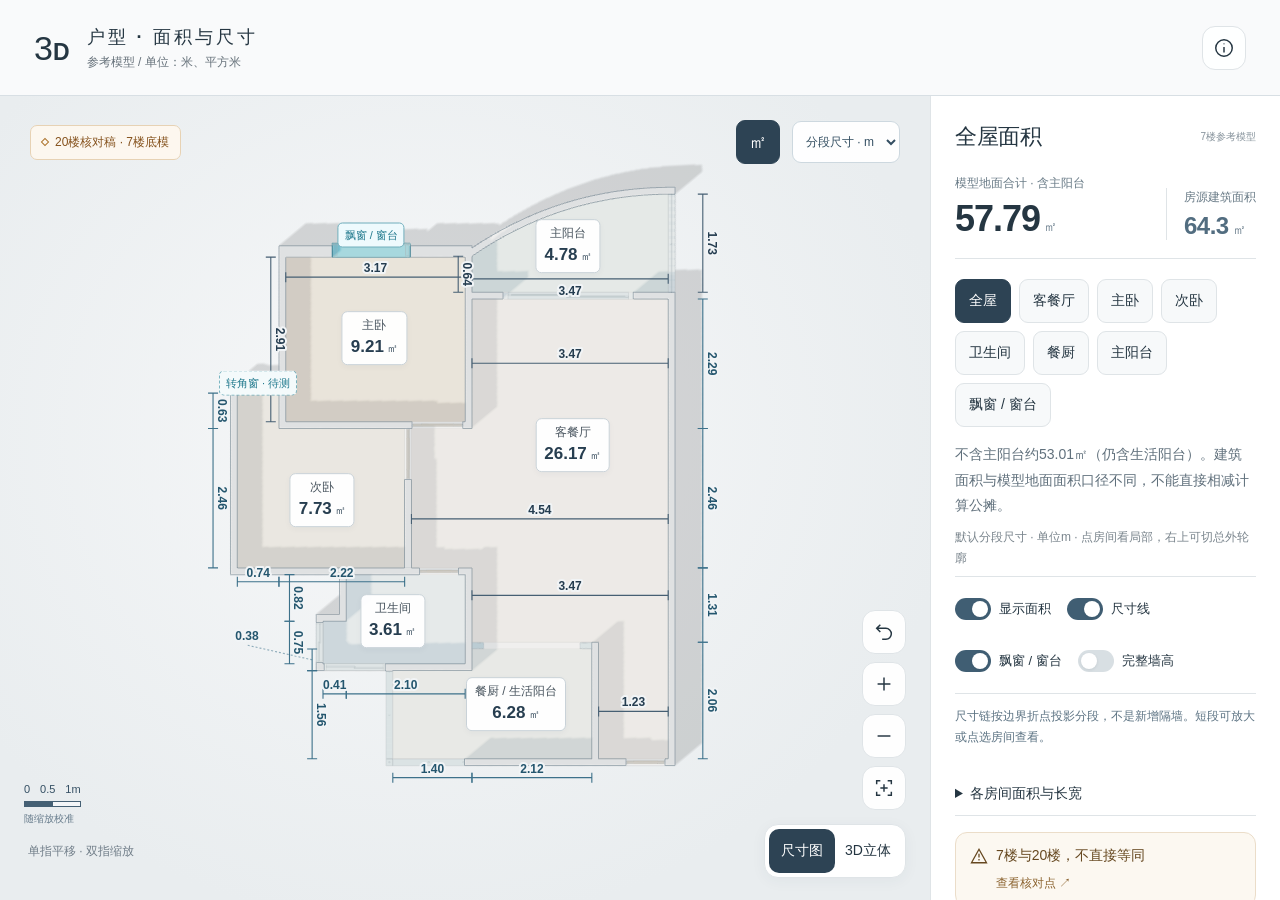
<file: index.html>
<!doctype html>
<html lang="zh-CN">
<head>
  <meta charset="UTF-8">
  <meta name="viewport" content="width=device-width, initial-scale=1, viewport-fit=cover">
  <meta name="theme-color" content="#edf0f2">
  <meta name="description" content="移动端3D户型、房间面积与米制尺寸图。基于参考模型，非现场实测或施工依据。">
  <meta name="robots" content="noindex,nofollow">
  <title>户型 · 面积与尺寸</title>
  <link rel="icon" type="image/svg+xml" href="data:image/svg+xml,%3Csvg xmlns='http://www.w3.org/2000/svg' viewBox='0 0 32 32'%3E%3Crect width='32' height='32' rx='8' fill='%23273643'/%3E%3Cpath d='M8 24V8h9v6h7v10zm9-10v10M8 17h9' fill='none' stroke='%23e4ceb0' stroke-width='2'/%3E%3C/svg%3E">
  <link rel="stylesheet" href="./style.css?v=4">
  <script type="importmap">{"imports":{"three":"./vendor/three.module.min.js"}}</script>
</head>
<body>
  <header class="header">
    <div class="identity"><span class="monogram">3<span>D</span></span><div><h1>户型 · 面积与尺寸</h1><p>参考模型 / 单位：米、平方米</p></div></div>
    <button class="icon-button" id="about" aria-label="查看模型依据与墙体差异说明"><svg viewBox="0 0 24 24" fill="none" stroke="currentColor" stroke-width="1.6"><circle cx="12" cy="12" r="9"/><path d="M12 11v6m0-10v1"/></svg></button>
  </header>

  <main>
    <section class="viewer" aria-label="交互式3D户型">
      <div class="view-top"><span class="draft"><i></i>20楼核对稿 · 7楼底模</span><button id="area-quick" aria-label="显示或隐藏各房间面积" aria-pressed="true">㎡</button><select id="dimension-mode" aria-label="尺寸标注模式"><option value="segments">分段尺寸 · m</option><option value="overall">总外轮廓 · m</option></select></div>
      <div id="scene" tabindex="0" aria-label="户型3D模型。拖动旋转，双指缩放。也可使用下方按钮及方向键。"></div>
      <div id="labels" aria-hidden="true"></div>
      <svg id="dimensions" aria-hidden="true"></svg>
      <div class="scale-bar" id="scale-bar"><span>0</span><span>1</span><span>2m</span><i></i><small>随缩放校准</small></div>
      <div class="loading" id="loading"><span class="spinner"></span><p>正在展开你的家…</p></div>
      <div id="fallback" hidden><img src="./dimension-plan.svg?v=4" alt="参考模型尺寸图，含各房间面积、分段长宽和2米标尺，非20楼实测。"><p>当前浏览器未能显示3D，已显示带面积、尺寸和标尺的平面图。</p></div>
      <div class="orbit-tools" aria-label="视角操作">
        <button class="icon-button" id="rotate-left" aria-label="向左旋转"><svg viewBox="0 0 24 24" fill="none" stroke="currentColor" stroke-width="1.6"><path d="M8 4 4 8l4 4M4 8h10a6 6 0 0 1 0 12h-4"/></svg></button>
        <button class="icon-button" id="zoom-in" aria-label="放大"><svg viewBox="0 0 24 24" fill="none" stroke="currentColor" stroke-width="1.6"><path d="M5 12h14M12 5v14"/></svg></button>
        <button class="icon-button" id="zoom-out" aria-label="缩小"><svg viewBox="0 0 24 24" fill="none" stroke="currentColor" stroke-width="1.6"><path d="M5 12h14"/></svg></button>
        <button class="icon-button" id="reset" aria-label="恢复全屋视角"><svg viewBox="0 0 24 24" fill="none" stroke="currentColor" stroke-width="1.6"><path d="M8 4H4v4m12-4h4v4M4 16v4h4m12-4v4h-4M8 12h8m-4-4v8"/></svg></button>
      </div>
      <div class="view-bottom"><p id="gesture-hint">单指平移 · 双指缩放</p><div class="segmented" aria-label="选择视图"><button id="plan-view" aria-pressed="true">尺寸图</button><button id="three-view" aria-pressed="false">3D立体</button></div></div>
    </section>

    <aside class="panel">
      <div class="panel-heading"><h2 id="room-title">全屋面积</h2><span id="room-number">7楼参考模型</span></div>
      <div class="area-summary"><div><p id="area-label">模型地面合计 · 含主阳台</p><strong id="area-value">57.79</strong><span id="area-unit">㎡</span></div><div class="advertised"><p>房源建筑面积</p><strong>64.3</strong><span>㎡</span></div></div>
      <nav class="rooms" aria-label="定位房间">
        <button data-room="all" aria-pressed="true">全屋</button><button data-room="12" aria-pressed="false">客餐厅</button><button data-room="7" aria-pressed="false">主卧</button><button data-room="3" aria-pressed="false">次卧</button><button data-room="4" aria-pressed="false">卫生间</button><button data-room="13" aria-pressed="false">餐厨</button><button data-room="0" aria-pressed="false">主阳台</button><button data-room="windows" aria-pressed="false">飘窗 / 窗台</button>
      </nav>
      <div class="room-info" aria-live="polite"><p id="room-description">不含主阳台约53.01㎡（仍含生活阳台）。建筑面积与模型地面面积口径不同，不能直接相减计算公摊。</p><p id="room-metric">最大外轮廓 7.85 × 10.22m · 异形，不能长×宽算面积</p></div>
      <div class="display-options"><label><input type="checkbox" id="show-areas" checked><span class="switch"></span>显示面积</label><label><input type="checkbox" id="show-dimensions" checked><span class="switch"></span>尺寸线</label><label><input type="checkbox" id="show-windows" checked><span class="switch"></span>飘窗 / 窗台</label><label><input type="checkbox" id="full-walls"><span class="switch"></span>完整墙高</label></div>
      <p class="dimension-note" id="dimension-note">尺寸链按边界折点投影分段，不是新增隔墙。短段可放大或点选房间查看。</p>
      <section id="window-detail" hidden><h3>飘窗单独看，不混进房间面积</h3><p><i class="window-swatch"></i><b>主卧：</b>蓝色台面按7楼窗构件范围示意；构件宽1.38m、总进深0.25m，底缘离地0.60m。这不是20楼飘窗净宽或可用进深。</p><p><i class="window-swatch uncertain"></i><b>次卧：</b>20楼视频可见转角窗；底模只含窄窗构件，完整转角及窗台轮廓待实测。虚线只标待核对位置，不表示实际飘出范围。</p><p>窗台示意不计入57.79㎡地面合计；模型地面与窗台不会重复相加。</p></section>
      <details class="area-breakdown"><summary>各房间面积与长宽</summary><table><thead><tr><th scope="col">空间</th><th scope="col">地面面积</th><th scope="col">最大长宽</th></tr></thead><tbody>
        <tr><th scope="row">主卧</th><td>9.21㎡</td><td>3.17 × 2.91m</td></tr>
        <tr><th scope="row">次卧</th><td>7.73㎡</td><td>2.96 × 3.09m</td></tr>
        <tr><th scope="row">卫生间</th><td>3.61㎡</td><td>2.51 × 1.57m</td></tr>
        <tr><th scope="row">厨房 / 生活阳台</th><td>6.28㎡</td><td>3.52 × 1.94m</td></tr>
        <tr><th scope="row">客餐厅 / 过道</th><td>26.17㎡</td><td>4.54 × 8.12m</td></tr>
        <tr><th scope="row">主阳台</th><td>4.78㎡</td><td>3.47 × 1.73m</td></tr>
      </tbody></table><p>以上为模型地面三角面计算值；除主卧外均有凹凸或弧边。“最大长宽”是包络范围，不是每一段墙长。合计用未舍入原值计算。</p></details>
      <button class="check-button" id="review"><span><svg viewBox="0 0 24 24" fill="none" stroke="currentColor" stroke-width="1.7"><path d="m12 3 10 18H2L12 3Z"/><path d="M12 9v5m0 2v2"/></svg>7楼与20楼，不直接等同</span><span>查看核对点 ↗</span></button>
      <p class="footnote">几何与尺寸来自7楼模型，非20楼实测或施工图。</p>
    </aside>
  </main>

  <dialog id="details">
    <div class="dialog-head"><div><p class="eyebrow">MODEL NOTES</p><h2>先核对，再定墙线</h2></div><button class="icon-button" id="close-dialog" aria-label="关闭说明">✕</button></div>
    <p class="note-intro">你已确认20楼与7楼存在墙体差异。这一版保留7楼原始几何，用于旋转查看与逐处核对；<strong>尚未把不确定的墙体改成20楼定稿。</strong></p>
    <div class="review-list">
      <button data-focus="13"><span class="review-index">01</span><span><b>餐厨与生活阳台</b><small>核对开口、照片墙、后端玻璃分隔。柜体和墙体不能只凭广角画面混为一谈。</small></span><span>↗</span></button>
      <button data-focus="7"><span class="review-index">02</span><span><b>两间卧室的窗边墙线</b><small>20楼视频可见窗边转角与梁。窗洞大小、窗台进深及包柱需再确认。</small></span><span>↗</span></button>
      <button data-focus="12"><span class="review-index">03</span><span><b>短过道与门旁墙垛</b><small>20楼可见门旁柜、上方横梁及墙垛；门洞净宽与墙线位置尚未实测。</small></span><span>↗</span></button>
    </div>
    <div class="source-note"><h3>这版的依据</h3><p>直接读取你提供的7楼DAE模型，保留原始三角面、墙体和门窗。20楼两段视频仅用于核对可见关系，不能从广角画面反推厘米级尺寸。</p><p>模型层高约2.80m；房间数值均是7楼模型参考。建筑面积64.3㎡来自原会话房源信息，与模型地面面积不是同一口径。阳台朝西北为你提供的信息，模型本身没有真北。</p><p>要准确修成20楼，请补一张标出差异的平面图，或指出“哪一面墙向哪边移动／多了或少了哪段墙”；再补对应长度即可逐处替换。</p></div>
    <details class="reference"><summary>查看可独立打开的尺寸平面图</summary><a href="./dimension-plan.svg?v=4" target="_blank" rel="noopener">打开完整尺寸图 ↗</a><img src="./dimension-plan.svg?v=4" alt="参考模型尺寸平面图，非20楼实测图" loading="lazy"></details>
  </dialog>
  <script type="module">
    const dialog = document.getElementById('details');
    const areaInput=document.getElementById('show-areas'),areaQuick=document.getElementById('area-quick');
    areaInput.onchange=()=>{areaQuick.setAttribute('aria-pressed',String(areaInput.checked));document.querySelector('#fallback img').src=areaInput.checked?'./dimension-plan.svg?v=4':'./dimension-plan-no-areas.svg?v=4';};
    areaQuick.onclick=()=>{areaInput.checked=!areaInput.checked;areaInput.onchange();};
    for (const id of ['about','review']) document.getElementById(id).onclick = () => dialog.showModal();
    document.getElementById('close-dialog').onclick = () => dialog.close();
    dialog.addEventListener('click', e => { if(e.target===dialog && (e.clientX<dialog.getBoundingClientRect().left || e.clientX>dialog.getBoundingClientRect().right || e.clientY<dialog.getBoundingClientRect().top || e.clientY>dialog.getBoundingClientRect().bottom)) dialog.close(); });
    import('./viewer.js?v=4').catch(error => {
      console.error(error);
      document.getElementById('loading').hidden = true;
      document.getElementById('fallback').hidden = false;
      document.getElementById('scene').hidden = true;
      document.getElementById('dimensions').hidden = true;
      document.getElementById('scale-bar').hidden = true;
      document.getElementById('labels').hidden = true;
      document.querySelector('.orbit-tools').hidden = true;
      document.querySelector('.view-bottom').hidden = true;
      for (const control of document.querySelectorAll('.rooms button, .display-options input:not(#show-areas), #dimension-mode')) control.disabled = true;
    });
  </script>
</body>
</html>
</file>
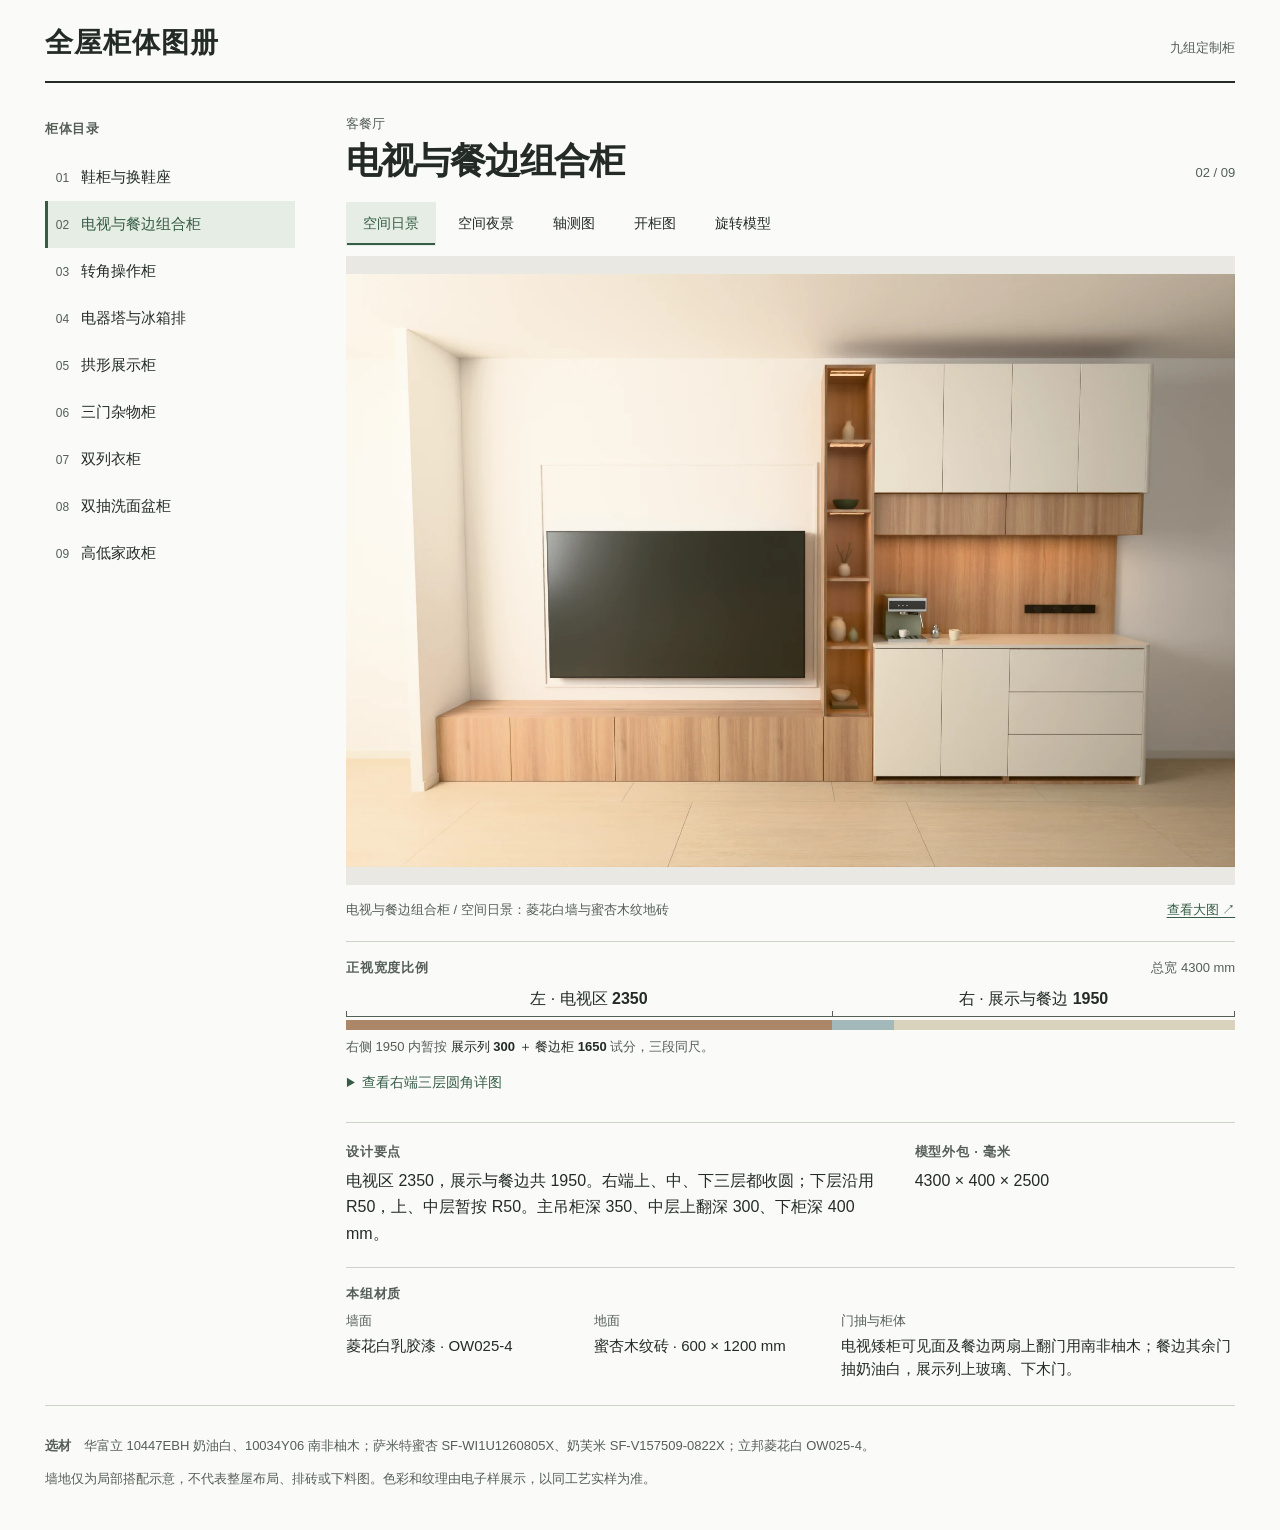
<file: cabinet-study/index.html>
<!doctype html>
<html lang="zh-CN">
<head>
<meta charset="utf-8"><meta name="viewport" content="width=device-width, initial-scale=1">
<meta name="color-scheme" content="light dark"><meta name="description" content="九组定制柜与墙地材质的日间、夜间效果，开柜细节与可旋转模型。">
<title>全屋柜体图册</title>
<link rel="stylesheet" href="assets/gallery.css?v=4"><link rel="preload" as="image" href="assets/media-hero.webp?v=4">
</head>
<body>
<a class="skip" href="#display">跳到当前柜体</a>
<header class="mast"><h1>全屋柜体图册</h1><span>九组定制柜</span></header>
<main>
<aside aria-label="选择柜体">
 <h2>柜体目录</h2><nav id="index" aria-label="柜体目录"></nav>
 <label class="mobile" for="choose">选择柜体</label><select class="mobile" id="choose"></select>
</aside>
<article id="display" tabindex="-1">
 <div class="head"><div><p class="location" id="zone">客餐厅</p><h2 id="title">电视与餐边组合柜</h2></div><span id="counter" aria-hidden="true">02 / 09</span></div>
 <div class="modes" aria-label="选择查看方式">
  <button type="button" data-mode="hero" aria-pressed="true">空间日景</button><button type="button" data-mode="night" aria-pressed="false">空间夜景</button><button type="button" data-mode="axo" aria-pressed="false">轴测图</button><button type="button" data-mode="open" aria-pressed="false">开柜图</button><button type="button" data-mode="model" aria-pressed="false">旋转模型</button>
 </div>
 <figure>
  <div class="stage">
   <img id="photo" width="1300" height="920" fetchpriority="high" src="assets/media-hero.webp?v=4" alt="电视与餐边组合柜、菱花白墙与蜜杏地砖的日间效果">
   <div id="model" hidden><canvas tabindex="0" aria-label="柜体三维模型，按左右方向键旋转，上下方向键改变俯仰"></canvas></div>
   <p id="status" hidden role="status"></p>
  </div>
  <div id="tools" hidden aria-label="模型操作"><div class="model-buttons">
    <button type="button" id="toggle" aria-pressed="false">打开柜门</button><button type="button" id="room" aria-pressed="true">隐藏墙地</button><button type="button" id="front">正视</button><button type="button" id="left">左转</button><button type="button" id="right">右转</button><button type="button" id="reset">复位</button>
  </div><span>拖动旋转，双指或滚轮缩放；材质为电子近似</span></div>
  <figcaption><span id="caption">空间日景</span><a id="original" href="assets/media-hero.webp?v=4" target="_blank" rel="noopener">查看大图 ↗</a></figcaption>
 </figure>
 <section id="mediaWidths" class="widths" aria-label="组合柜正视宽度比例">
  <div class="width-head"><h3>正视宽度比例</h3><span>总宽 4300 mm</span></div>
  <div class="width-total"><span>左 · 电视区 <b>2350</b></span><span>右 · 展示与餐边 <b>1950</b></span></div>
  <div class="width-band" role="img" aria-label="同尺三段，自左至右为电视区2350、展示列300、餐边柜1650毫米"><i></i><i></i><i></i></div>
  <p>右侧 1950 内暂按 <strong>展示列 300 ＋ 餐边柜 1650</strong> 试分，三段同尺。</p>
  <details id="roundDetail"><summary>查看右端三层圆角详图</summary><p>下柜深 400、主吊柜深 350、中层上翻深 300 mm。右端三层都做圆角：下层沿原图 R50，上、中层先按 R50 试排。</p><a href="assets/media-right.webp?v=4" target="_blank" rel="noopener"><img id="roundPhoto" loading="lazy" alt="餐边柜右端三层收圆详图；点击查看大图"></a></details>
 </section>
 <div class="details"><section><h3>设计要点</h3><p id="detail"></p></section><section><h3 id="dimlabel">模型外包 · 毫米</h3><p id="dim"></p></section></div>
 <section class="finishes"><h3>本组材质</h3><dl><div><dt>墙面</dt><dd id="wallFinish"></dd></div><div><dt>地面</dt><dd id="floorFinish"></dd></div><div><dt>门抽与柜体</dt><dd id="boardFinish"></dd></div></dl></section>
</article>
</main>
<footer><p><strong>选材</strong>　华富立 10447EBH 奶油白、10034Y06 南非柚木；萨米特蜜杏 SF-WI1U1260805X、奶芙米 SF-V157509-0822X；立邦菱花白 OW025-4。</p><p>墙地仅为局部搭配示意，不代表整屋布局、排砖或下料图。色彩和纹理由电子样展示，以同工艺实样为准。</p></footer>
<noscript>启用 JavaScript 以切换柜体和视角。</noscript>
<script src="assets/gallery.js?v=4" defer></script>
</body>
</html>
</file>
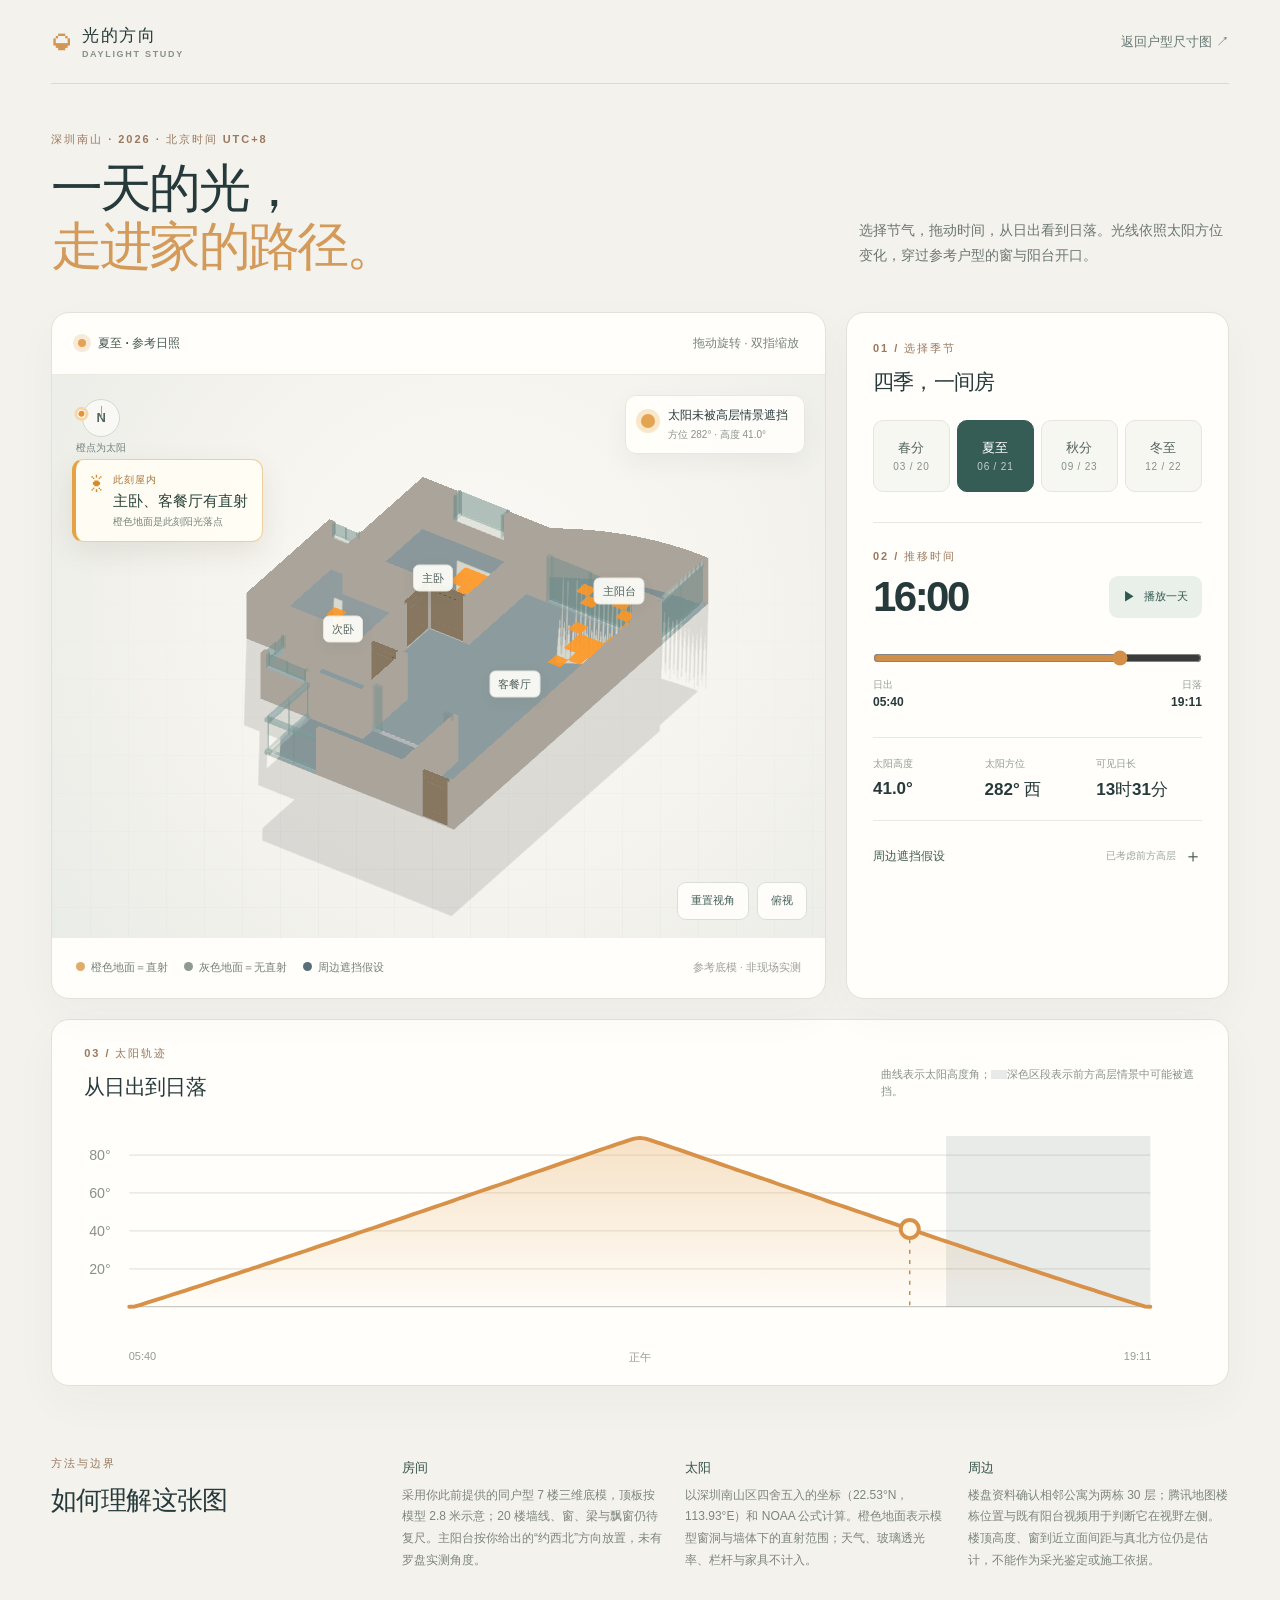
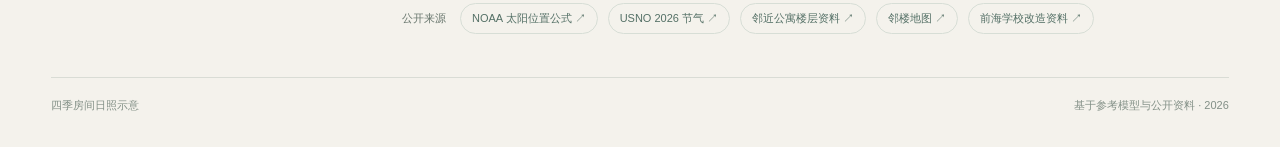
<file: daylight/index.html>
<!doctype html>
<html lang="zh-CN">
<head>
  <meta charset="utf-8">
  <meta name="viewport" content="width=device-width, initial-scale=1, viewport-fit=cover">
  <meta name="theme-color" content="#f4f2ec">
  <meta name="description" content="参考户型的春分、夏至、秋分、冬至交互式日照示意。">
  <meta name="robots" content="noindex,nofollow">
  <title>一天的光｜四季房间日照示意</title>
  <link rel="stylesheet" href="./style.css?v=6">
  <script type="importmap">{"imports":{"three":"../vendor/three.module.min.js"}}</script>
  <script type="module" src="./app.js?v=9"></script>
</head>
<body>
  <div class="page-shell">
    <header class="topbar">
      <div class="brand"><span class="brand-mark" aria-hidden="true">◒</span><span>光的方向 <small>DAYLIGHT STUDY</small></span></div>
      <a class="back-link" href="../">返回户型尺寸图 <span aria-hidden="true">↗</span></a>
    </header>
    <div class="local-notice" id="local-notice" hidden>本地文件模式可能无法加载 3D 光照。请打开<a href="https://geeklj1.github.io/apartment-layout-3d/daylight/?v=10">已发布网页版 ↗</a></div>
    <script>if (location.protocol === 'file:') document.getElementById('local-notice').hidden = false;</script>

    <main>
      <section class="intro" aria-labelledby="page-title">
        <div><p class="eyebrow">深圳南山 · 2026 · 北京时间 UTC+8</p><h1 id="page-title">一天的光，<br><em>走进家的路径。</em></h1></div>
        <p class="intro-copy">选择节气，拖动时间，从日出看到日落。光线依照太阳方位变化，穿过参考户型的窗与阳台开口。</p>
      </section>

      <section class="workspace" aria-label="交互式日照示意">
        <div class="model-card">
          <div class="model-head"><div><span class="live-dot"></span><span id="scene-status">夏至 · 参考日照</span></div><span>拖动旋转 · 双指缩放</span></div>
          <div class="scene-wrap" id="scene-wrap">
            <div id="scene" role="img" aria-label="交互式三维户型日照示意"></div>
            <div class="scene-overlay compass" aria-hidden="true"><b id="north-arrow">N<i id="compass-sun"></i></b><span>橙点为太阳</span></div>
            <div class="scene-overlay sun-badge" aria-live="polite"><span class="badge-sun" aria-hidden="true"></span><strong id="sun-state">太阳在天空中</strong><small id="sun-direction">方位 0° · 高度 0°</small></div>
            <div class="scene-overlay light-readout"><span class="readout-icon" aria-hidden="true">☀</span><div><small>此刻屋内</small><strong id="lit-rooms" aria-live="polite">正在计算光照</strong><span id="lit-detail">橙色地面为阳光落点</span></div></div>
            <div class="scene-actions"><button type="button" id="view-reset" aria-label="恢复默认三维视角">重置视角</button><button type="button" id="view-top" aria-label="切换俯视视角">俯视</button></div>
            <div id="webgl-fallback" class="webgl-fallback" hidden><img src="../dimension-plan-no-areas.svg" alt="户型参考平面图"><p>当前浏览器无法显示 3D，太阳轨迹和日出日落时间仍可查看。</p></div>
          </div>
          <div class="model-foot"><span><i class="legend-dot sunshine"></i>橙色地面＝直射</span><span><i class="legend-dot shadow"></i>灰色地面＝无直射</span><span><i class="legend-dot obstruction"></i>周边遮挡假设</span><span>参考底模 · 非现场实测</span></div>
        </div>

        <aside class="control-card" aria-label="日期、时间和遮挡设置">
          <div class="control-heading"><p class="eyebrow">01 / 选择季节</p><h2>四季，一间房</h2></div>
          <div class="season-grid" role="group" aria-label="选择节气">
            <button type="button" data-season="spring" class="season" aria-pressed="false"><span>春分</span><small>03 / 20</small></button>
            <button type="button" data-season="summer" class="season active" aria-pressed="true"><span>夏至</span><small>06 / 21</small></button>
            <button type="button" data-season="autumn" class="season" aria-pressed="false"><span>秋分</span><small>09 / 23</small></button>
            <button type="button" data-season="winter" class="season" aria-pressed="false"><span>冬至</span><small>12 / 22</small></button>
          </div>

          <div class="time-section"><div class="section-line"><div><p class="eyebrow">02 / 推移时间</p><h2 id="time-display">16:00</h2></div><button type="button" class="play-button" id="play" aria-label="播放日出到日落动画"><span id="play-icon" aria-hidden="true">▶</span><span id="play-label">播放一天</span></button></div>
            <label class="sr-only" for="time-range">北京时间</label><input id="time-range" type="range" min="360" max="1110" step="2" value="960">
            <div class="time-ends"><span><i>日出</i><b id="sunrise">06:00</b></span><span><i>日落</i><b id="sunset">18:00</b></span></div>
          </div>

          <div class="reading"><div><span>太阳高度</span><strong id="altitude">0°</strong></div><div><span>太阳方位</span><strong id="azimuth">0°</strong></div><div><span>可见日长</span><strong id="day-length">0时0分</strong></div></div>

          <details class="assumptions"><summary>周边遮挡假设 <span id="blocker-summary">已考虑前方高层</span></summary>
            <p>公开资料显示相邻公寓有两栋 30 层塔楼。腾讯地图的楼栋标注与既有阳台视频共同显示，高层主要占据阳台左侧视野。地图楼心到窗口的距离不能替代近立面测距。教学楼约 5 层，低于本户所在的 20 层。</p>
            <label class="toggle"><input id="blocker-enabled" type="checkbox" checked><span>显示前方高层遮挡情景</span></label>
            <div class="assumption-fields"><label>塔楼高度 <output id="blocker-height-value">100 m</output><input id="blocker-height" type="range" min="70" max="120" step="1" value="100"></label><label>水平距离 <output id="blocker-distance-value">60 m</output><input id="blocker-distance" type="range" min="20" max="120" step="1" value="60"></label><label>中心方位 <output id="blocker-bearing-value">285°</output><input id="blocker-bearing" type="range" min="220" max="340" step="1" value="285"></label></div>
            <p id="blocker-effect" class="effect-note" aria-live="polite"></p><p class="small-note">本户高度暂按 20 × 2.9 m ≈ 58 m；塔楼 100 m、距近立面 60 m、285° 方位和 40° 角宽是结合地图、楼层数和视频的情景值，不是实测数据。</p>
          </details>
        </aside>
      </section>

      <section class="trajectory" aria-labelledby="trajectory-title"><div class="trajectory-head"><div><p class="eyebrow">03 / 太阳轨迹</p><h2 id="trajectory-title">从日出到日落</h2></div><p>曲线表示太阳高度角；<span class="block-key"></span>深色区段表示前方高层情景中可能被遮挡。</p></div><svg id="sun-chart" viewBox="0 0 860 180" role="img" aria-label="所选节气的太阳高度随时间变化曲线"></svg><div class="chart-labels"><span id="chart-start">06:00</span><span>正午</span><span id="chart-end">18:00</span></div></section>

      <section class="notes" aria-labelledby="notes-title"><div><p class="eyebrow">方法与边界</p><h2 id="notes-title">如何理解这张图</h2></div><div class="note-grid"><p><b>房间</b>采用你此前提供的同户型 7 楼三维底模，顶板按模型 2.8 米示意；20 楼墙线、窗、梁与飘窗仍待复尺。主阳台按你给出的“约西北”方向放置，未有罗盘实测角度。</p><p><b>太阳</b>以深圳南山区四舍五入的坐标（22.53°N，113.93°E）和 NOAA 公式计算。橙色地面表示模型窗洞与墙体下的直射范围；天气、玻璃透光率、栏杆与家具不计入。</p><p><b>周边</b>楼盘资料确认相邻公寓为两栋 30 层；腾讯地图楼栋位置与既有阳台视频用于判断它在视野左侧。楼顶高度、窗到近立面间距与真北方位仍是估计，不能作为采光鉴定或施工依据。</p></div>
        <div class="sources"><span>公开来源</span><a href="https://gml.noaa.gov/grad/solcalc/solareqns.PDF" target="_blank" rel="noopener noreferrer">NOAA 太阳位置公式 ↗</a><a href="https://aa.usno.navy.mil/data/Earth_Seasons" target="_blank" rel="noopener noreferrer">USNO 2026 节气 ↗</a><a href="https://m.anjuke.com/sz/community/95372/jiedu/" target="_blank" rel="noopener noreferrer">邻近公寓楼层资料 ↗</a><a href="https://map.qq.com/poi/?sm=2090300366137074628&keyfrom=1" target="_blank" rel="noopener noreferrer">邻楼地图 ↗</a><a href="https://multi-architecture.com/?project=test3" target="_blank" rel="noopener noreferrer">前海学校改造资料 ↗</a></div>
      </section>
    </main>
    <footer>四季房间日照示意 <span>基于参考模型与公开资料 · 2026</span></footer>
  </div>
</body>
</html>
</file>
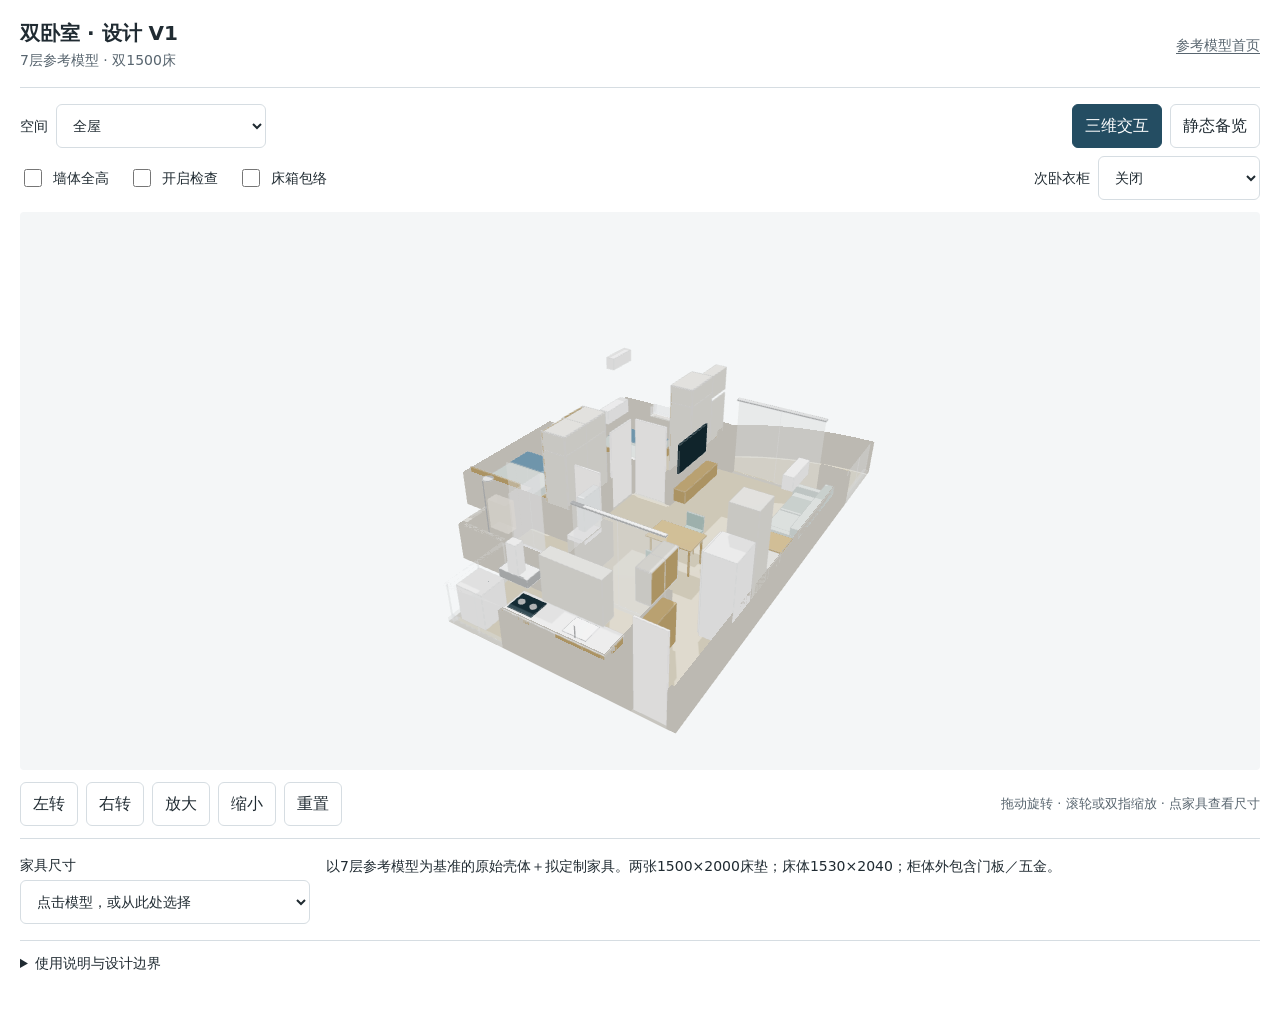
<file: design-v1/index.html>
<!doctype html>
<html lang="zh-Hans" data-visualize-standalone>
<head>
<meta charset="utf-8">
<meta name="viewport" content="width=device-width, initial-scale=1">
<meta name="referrer" content="no-referrer">
<meta http-equiv="Content-Security-Policy" content="default-src 'self'; script-src 'self'; style-src 'self' 'unsafe-inline'; img-src 'self' data:; connect-src 'none'; object-src 'none'; base-uri 'self'; form-action 'none'">
<title>双卧室 · 设计 V1</title>
<link rel="stylesheet" href="site.css">
</head>
<body>
<main id="av-two-bed-spatial">
  <header class="page-header">
    <div><h1>双卧室 · 设计 V1</h1><p>7层参考模型 · 双1500床</p></div>
    <a href="../">参考模型首页</a>
  </header>
  <div class="main-controls">
    <label for="av-view">空间
      <select id="av-view" aria-label="查看空间">
        <option value="whole">全屋</option><option value="master">主卧与梳妆柜</option>
        <option value="second">次卧与衣柜</option><option value="kitchen">餐厨与家政</option>
        <option value="bath">卫生间</option><option value="eye">入户视角</option>
      </select>
    </label>
    <div class="mode-switch" role="tablist" aria-label="查看方式">
      <button type="button" id="av-mode-3d" role="tab" aria-selected="true" aria-controls="av-panel-3d" data-mode="3d">三维交互</button>
      <button type="button" id="av-mode-static" role="tab" aria-selected="false" aria-controls="av-panel-static" data-mode="static">静态备览</button>
    </div>
  </div>
  <div id="av-panel-3d" role="tabpanel" aria-labelledby="av-mode-3d">
    <div class="options-row">
      <label class="check"><input type="checkbox" id="av-full">墙体全高</label>
      <label class="check"><input type="checkbox" id="av-doors">开启检查</label>
      <label class="check"><input type="checkbox" id="av-storage">床箱包络</label>
      <label for="av-cabinet">次卧衣柜
        <select id="av-cabinet"><option value="closed">关闭</option><option value="left">左侧短衣区</option><option value="right">右侧与抽屉</option></select>
      </label>
    </div>
    <div id="av-viewport" role="img" aria-label="可旋转的公寓设计模型。拖动旋转，双指缩放；也可用下方按钮或家具列表操作。">
      <div id="av-labels" aria-hidden="true"></div>
      <p id="av-loading" role="status">正在准备三维模型…</p>
    </div>
    <div class="camera-row" aria-label="相机操作">
      <button type="button" data-camera="left" aria-label="向左旋转视角">左转</button>
      <button type="button" data-camera="right" aria-label="向右旋转视角">右转</button>
      <button type="button" data-camera="in" aria-label="放大模型">放大</button>
      <button type="button" data-camera="out" aria-label="缩小模型">缩小</button>
      <button type="button" data-camera="reset" aria-label="重置视角">重置</button>
      <span>拖动旋转 · 滚轮或双指缩放 · 点家具查看尺寸</span>
    </div>
  </div>
  <figure id="av-panel-static" role="tabpanel" aria-labelledby="av-mode-static" hidden>
    <img id="av-preview" src="images/whole.png" alt="全屋设计V1的静态三维投影" width="1760" height="1360" decoding="async">
    <figcaption id="av-preview-caption">静态三维投影。切换上方空间查看各房间；不需要WebGL。</figcaption>
  </figure>
  <div class="selection-row">
    <label for="av-item">家具尺寸<select id="av-item"><option value="">点击模型，或从此处选择</option></select></label>
    <p id="av-detail" role="status" aria-live="polite" aria-atomic="true">以7层参考模型为设计基准；家具尺寸为拟定制外包控制值。</p>
  </div>
  <details class="help"><summary>使用说明与设计边界</summary>
    <p>先选空间，再查看墙体全高、门扇和床箱。次卧衣柜可分别检查左侧挂衣、右侧抽屉；家具列表与直接点击模型都能查看外包尺寸。</p>
    <p>剖切墙体只为看清内部，不表示拆墙。开启动画是空间检查示意，不是已选产品的五金认证。次卧床尾402毫米为窄颈；柜前净距须区分开门与关门状态。</p>
    <p>本版按7层同户型参考模型设计，非现场实测或施工下单图。家电型号、管线接口及安装构造为设计预留，后续补充资料再作增量复核。无WebGL时可切换静态备览。</p>
  </details>
</main>
<script id="av-scene-data" type="application/json">{"meta":{"units":"metres","up":"Y","version":"design-v1","source":"用户授权的7层同户型参考模型；家具为拟定制外包，非现场实测或施工下单图。","ceilingModelMm":2800,"bedMattressesMm":[1500,2000],"limits":["次卧床尾402毫米为窄颈。","家电型号与机电接口为设计预留。","墙体剖切只为展示，不表示拆墙。"]},"shell":[{"name":"1-Wall","kind":"wall","positions":[3.733,2.1,5.307,3.733,0.0,5.307,3.909,0.0,5.307,3.909,2.8,5.307,-1.195,2.8,5.307,-1.195,2.4,5.307,0.193,2.4,5.307,0.193,0.0,5.307,3.043,0.0,5.307,3.733,2.1,5.307,3.909,0.0,5.307,3.909,2.8,5.307,3.909,2.8,5.307,-1.195,2.4,5.307,0.193,2.4,5.307,0.193,2.4,5.307,3.043,0.0,5.307,3.043,2.1,5.307,3.043,2.1,5.307,3.733,2.1,5.307,3.909,2.8,5.307,3.909,2.8,5.307,0.193,2.4,5.307,3.043,2.1,5.307,-1.195,0.0,3.629,-1.195,0.0,3.639,-1.195,2.4,3.639,-1.195,2.4,3.639,-1.195,2.4,5.307,-1.195,2.8,5.307,-1.195,2.8,3.629,-1.195,0.0,3.629,-1.195,2.4,3.639,-1.195,2.4,3.639,-1.195,2.8,5.307,-1.195,2.8,3.629,-2.428,2.8,3.629,-2.428,0.0,3.629,-2.286,0.9,3.629,-1.209,0.9,3.629,-2.286,0.9,3.629,-2.428,0.0,3.629,-2.428,2.8,3.629,-2.286,0.9,3.629,-2.286,2.5,3.629,-1.209,0.9,3.629,-2.428,0.0,3.629,-1.195,0.0,3.629,-1.195,2.8,3.629,-2.428,2.8,3.629,-2.286,2.5,3.629,-1.209,2.5,3.629,-1.209,0.9,3.629,-1.195,0.0,3.629,-1.195,2.8,3.629,-2.286,2.5,3.629,-1.209,2.5,3.629,-1.209,2.5,3.629,-1.195,0.0,3.629,-1.195,2.8,3.629,-2.428,2.8,2.637,-2.428,0.0,2.637,-2.428,0.9,2.78,-2.428,0.9,3.487,-2.428,0.9,2.78,-2.428,0.0,2.637,-2.428,2.8,2.637,-2.428,0.9,2.78,-2.428,2.5,2.78,-2.428,0.9,3.487,-2.428,0.0,2.637,-2.428,0.0,3.629,-2.428,2.8,3.629,-2.428,2.8,2.637,-2.428,2.5,2.78,-2.428,2.5,3.487,-2.428,0.9,3.487,-2.428,0.0,3.629,-2.428,2.8,3.629,-2.428,2.5,2.78,-2.428,2.5,3.487,-2.428,2.5,3.487,-2.428,0.0,3.629,-2.428,2.8,3.629,-2.428,2.8,2.637,-2.017,2.8,2.637,-2.017,0.0,2.637,-2.017,0.0,2.637,-2.428,0.0,2.637,-2.428,2.8,2.637,-2.017,2.8,2.637,-2.017,2.8,1.935,-2.017,0.0,1.935,-2.017,0.0,1.935,-2.017,0.0,2.637,-2.017,2.8,2.637,-2.017,2.8,1.935,-3.941,2.8,1.935,-3.941,0.0,1.935,-3.941,0.0,1.935,-2.017,0.0,1.935,-2.017,2.8,1.935,-3.941,2.8,1.935,-3.941,2.8,-1.392,-3.941,0.0,-1.392,-3.941,0.0,-1.392,-3.941,0.0,1.935,-3.941,2.8,1.935,-3.086,2.8,-1.392,-3.086,0.0,-1.392,-3.114,0.9,-1.392,-3.794,0.9,-1.392,-3.114,0.9,-1.392,-3.086,0.0,-1.392,-3.086,2.8,-1.392,-3.114,0.9,-1.392,-3.114,2.5,-1.392,-3.794,0.9,-1.392,-3.086,0.0,-1.392,-3.941,0.0,-1.392,-3.941,2.8,-1.392,-3.086,2.8,-1.392,-3.114,2.5,-1.392,-3.794,2.5,-1.392,-3.794,0.9,-1.392,-3.941,0.0,-1.392,-3.941,2.8,-1.392,-3.114,2.5,-1.392,-3.794,2.5,-1.392,-3.794,2.5,-1.392,-3.941,0.0,-1.392,-3.941,2.8,-1.392,-3.086,2.8,-1.392,-3.086,2.8,-3.873,-3.086,0.0,-3.873,-3.086,0.0,-3.873,-3.086,0.0,-1.392,-3.086,2.8,-1.392,0.323,2.8,-3.873,0.323,0.0,-3.873,-0.767,0.6,-3.873,-2.144,0.6,-3.873,-0.767,0.6,-3.873,0.323,0.0,-3.873,0.323,2.8,-3.873,-0.767,0.6,-3.873,-0.767,2.514,-3.873,-2.144,0.6,-3.873,0.323,0.0,-3.873,-3.086,0.0,-3.873,-3.086,2.8,-3.873,0.323,2.8,-3.873,-0.767,2.514,-3.873,-2.144,2.514,-3.873,-2.144,0.6,-3.873,-3.086,0.0,-3.873,-3.086,2.8,-3.873,-0.767,2.514,-3.873,-2.144,2.514,-3.873,-2.144,2.514,-3.873,-3.086,0.0,-3.873,-3.086,2.8,-3.873,0.323,2.8,-3.873,0.323,2.8,-3.834,0.323,0.0,-3.834,0.323,0.0,-3.834,0.323,0.0,-3.873,0.323,2.8,-3.873,0.323,2.8,-3.834,0.343,2.8,-3.848,0.343,0.0,-3.848,0.343,0.0,-3.848,0.323,0.0,-3.834,0.323,2.8,-3.834,0.343,2.8,-3.848,0.431,2.8,-3.907,0.431,0.0,-3.907,0.431,0.0,-3.907,0.343,0.0,-3.848,0.343,2.8,-3.848,0.431,2.8,-3.907,0.522,2.8,-3.964,0.522,0.0,-3.964,0.522,0.0,-3.964,0.431,0.0,-3.907,0.431,2.8,-3.907,0.522,2.8,-3.964,0.613,2.8,-4.019,0.613,0.0,-4.019,0.613,0.0,-4.019,0.522,0.0,-3.964,0.522,2.8,-3.964,0.613,2.8,-4.019,0.703,2.8,-4.073,0.703,0.0,-4.073,0.703,0.0,-4.073,0.613,0.0,-4.019,0.613,2.8,-4.019,0.703,2.8,-4.073,0.795,2.8,-4.125,0.795,0.0,-4.125,0.795,0.0,-4.125,0.703,0.0,-4.073,0.703,2.8,-4.073,0.795,2.8,-4.125,0.886,2.8,-4.175,0.886,0.0,-4.175,0.886,0.0,-4.175,0.795,0.0,-4.125,0.795,2.8,-4.125,0.886,2.8,-4.175,0.979,2.8,-4.224,0.979,0.0,-4.224,0.979,0.0,-4.224,0.886,0.0,-4.175,0.886,2.8,-4.175,0.979,2.8,-4.224,1.072,2.8,-4.271,1.072,0.0,-4.271,1.072,0.0,-4.271,0.979,0.0,-4.224,0.979,2.8,-4.224,1.072,2.8,-4.271,1.166,2.8,-4.315,1.166,0.0,-4.315,1.166,0.0,-4.315,1.072,0.0,-4.271,1.072,2.8,-4.271,1.166,2.8,-4.315,1.259,2.8,-4.359,1.259,0.0,-4.359,1.259,0.0,-4.359,1.166,0.0,-4.315,1.166,2.8,-4.315,1.259,2.8,-4.359,1.354,2.8,-4.401,1.354,0.0,-4.401,1.354,0.0,-4.401,1.259,0.0,-4.359,1.259,2.8,-4.359,1.354,2.8,-4.401,1.449,2.8,-4.442,1.449,0.0,-4.442,1.449,0.0,-4.442,1.354,0.0,-4.401,1.354,2.8,-4.401,1.449,2.8,-4.442,1.545,2.8,-4.481,1.545,0.0,-4.481,1.545,0.0,-4.481,1.449,0.0,-4.442,1.449,2.8,-4.442,1.545,2.8,-4.481,1.641,2.8,-4.517,1.641,0.0,-4.517,1.641,0.0,-4.517,1.545,0.0,-4.481,1.545,2.8,-4.481,1.641,2.8,-4.517,1.738,2.8,-4.553,1.738,0.0,-4.553,1.738,0.0,-4.553,1.641,0.0,-4.517,1.641,2.8,-4.517,1.738,2.8,-4.553,1.836,2.8,-4.587,1.836,0.0,-4.587,1.836,0.0,-4.587,1.738,0.0,-4.553,1.738,2.8,-4.553,1.836,2.8,-4.587,1.934,2.8,-4.618,1.934,0.0,-4.618,1.934,0.0,-4.618,1.836,0.0,-4.587,1.836,2.8,-4.587,1.934,2.8,-4.618,2.031,2.8,-4.649,2.031,0.0,-4.649,2.031,0.0,-4.649,1.934,0.0,-4.618,1.934,2.8,-4.618,2.031,2.8,-4.649,2.131,2.8,-4.678,2.131,0.0,-4.678,2.131,0.0,-4.678,2.031,0.0,-4.649,2.031,2.8,-4.649,2.131,2.8,-4.678,2.231,2.8,-4.704,2.231,0.0,-4.704,2.231,0.0,-4.704,2.131,0.0,-4.678,2.131,2.8,-4.678,2.231,2.8,-4.704,2.331,2.8,-4.73,2.331,0.0,-4.73,2.331,0.0,-4.73,2.231,0.0,-4.704,2.231,2.8,-4.704,2.331,2.8,-4.73,2.432,2.8,-4.753,2.432,0.0,-4.753,2.432,0.0,-4.753,2.331,0.0,-4.73,2.331,2.8,-4.73,2.432,2.8,-4.753,2.533,2.8,-4.775,2.533,0.0,-4.775,2.533,0.0,-4.775,2.432,0.0,-4.753,2.432,2.8,-4.753,2.533,2.8,-4.775,2.635,2.8,-4.795,2.635,0.0,-4.795,2.635,0.0,-4.795,2.533,0.0,-4.775,2.533,2.8,-4.775,2.635,2.8,-4.795,2.736,2.8,-4.813,2.736,0.0,-4.813,2.736,0.0,-4.813,2.635,0.0,-4.795,2.635,2.8,-4.795,2.736,2.8,-4.813,2.84,2.8,-4.831,2.84,0.0,-4.831,2.84,0.0,-4.831,2.736,0.0,-4.813,2.736,2.8,-4.813,2.84,2.8,-4.831,2.943,2.8,-4.845,2.943,0.0,-4.845,2.943,0.0,-4.845,2.84,0.0,-4.831,2.84,2.8,-4.831,2.943,2.8,-4.845,3.046,2.8,-4.859,3.046,0.0,-4.859,3.046,0.0,-4.859,2.943,0.0,-4.845,2.943,2.8,-4.845,3.046,2.8,-4.859,3.151,2.8,-4.87,3.151,0.0,-4.87,3.151,0.0,-4.87,3.046,0.0,-4.859,3.046,2.8,-4.859,3.151,2.8,-4.87,3.256,2.8,-4.881,3.256,0.0,-4.881,3.256,0.0,-4.881,3.151,0.0,-4.87,3.151,2.8,-4.87,3.256,2.8,-4.881,3.361,2.8,-4.889,3.361,0.0,-4.889,3.361,0.0,-4.889,3.256,0.0,-4.881,3.256,2.8,-4.881,3.361,2.8,-4.889,3.467,2.8,-4.896,3.467,0.0,-4.896,3.467,0.0,-4.896,3.361,0.0,-4.889,3.361,2.8,-4.889,3.467,2.8,-4.896,3.573,2.8,-4.901,3.573,0.0,-4.901,3.573,0.0,-4.901,3.467,0.0,-4.896,3.467,2.8,-4.896,3.573,2.8,-4.901,3.68,2.8,-4.904,3.68,0.0,-4.904,3.68,0.0,-4.904,3.573,0.0,-4.901,3.573,2.8,-4.901,3.68,2.8,-4.904,3.769,2.8,-4.906,3.769,0.0,-4.906,3.769,0.0,-4.906,3.68,0.0,-4.904,3.68,2.8,-4.904,3.769,2.8,-4.906,3.909,2.8,-4.908,3.909,0.0,-4.908,3.909,0.0,-4.908,3.769,0.0,-4.906,3.769,2.8,-4.906,3.909,2.8,-4.908,3.909,2.8,-4.786,3.909,0.0,-4.786,3.909,0.0,-4.786,3.909,0.0,-4.908,3.909,2.8,-4.908,3.909,0.0,-3.053,3.909,2.8,-3.053,3.909,2.8,5.307,3.909,2.8,5.307,3.909,0.0,5.307,3.909,0.0,-3.053,3.789,2.8,-4.786,3.909,2.8,-4.786,3.909,2.8,-4.908,3.909,2.8,-4.908,3.769,2.8,-4.906,3.68,2.8,-4.904,3.68,2.8,-4.904,3.573,2.8,-4.901,3.467,2.8,-4.896,3.467,2.8,-4.896,3.361,2.8,-4.889,3.256,2.8,-4.881,3.256,2.8,-4.881,3.151,2.8,-4.87,3.046,2.8,-4.859,3.046,2.8,-4.859,2.943,2.8,-4.845,2.84,2.8,-4.831,2.84,2.8,-4.831,2.736,2.8,-4.813,2.635,2.8,-4.795,2.635,2.8,-4.795,2.533,2.8,-4.775,2.432,2.8,-4.753,2.432,2.8,-4.753,2.331,2.8,-4.73,2.231,2.8,-4.704,2.231,2.8,-4.704,2.131,2.8,-4.678,2.031,2.8,-4.649,2.031,2.8,-4.649,1.934,2.8,-4.618,1.836,2.8,-4.587,1.836,2.8,-4.587,1.738,2.8,-4.553,1.641,2.8,-4.517,1.641,2.8,-4.517,1.545,2.8,-4.481,1.449,2.8,-4.442,1.449,2.8,-4.442,1.354,2.8,-4.401,1.259,2.8,-4.359,1.259,2.8,-4.359,1.166,2.8,-4.315,1.072,2.8,-4.271,1.072,2.8,-4.271,0.979,2.8,-4.224,0.886,2.8,-4.175,0.886,2.8,-4.175,0.795,2.8,-4.125,0.703,2.8,-4.073,0.703,2.8,-4.073,0.613,2.8,-4.019,0.522,2.8,-3.964,0.522,2.8,-3.964,0.431,2.8,-3.907,0.343,2.8,-3.848,0.323,2.8,-3.834,0.323,2.8,-3.873,-3.086,2.8,-3.873,-3.941,2.8,-1.392,-3.941,2.8,1.935,-3.821,2.8,1.815,-3.086,2.8,-1.272,-3.086,2.8,-0.647,-2.966,2.8,-0.767,0.203,2.8,-0.767,-2.966,2.8,-0.767,-3.086,2.8,-0.647,-0.866,2.8,-0.647,-0.866,2.8,1.815,-0.746,2.8,1.815,0.323,2.8,1.815,-3.821,2.8,1.815,-3.941,2.8,1.935,-2.428,2.8,2.637,-2.428,2.8,3.629,-2.308,2.8,3.509,0.203,2.8,3.509,-2.308,2.8,3.509,-2.428,2.8,3.629,-1.195,2.8,3.629,-1.195,2.8,5.307,-1.075,2.8,5.187,2.44,2.8,5.187,-1.075,2.8,5.187,-1.195,2.8,5.307,3.683,2.8,-4.784,3.789,2.8,-4.786,3.909,2.8,-4.908,3.909,2.8,-4.908,3.68,2.8,-4.904,3.467,2.8,-4.896,3.467,2.8,-4.896,3.256,2.8,-4.881,3.046,2.8,-4.859,3.046,2.8,-4.859,2.84,2.8,-4.831,2.635,2.8,-4.795,2.635,2.8,-4.795,2.432,2.8,-4.753,2.231,2.8,-4.704,2.231,2.8,-4.704,2.031,2.8,-4.649,1.836,2.8,-4.587,1.836,2.8,-4.587,1.641,2.8,-4.517,1.449,2.8,-4.442,1.449,2.8,-4.442,1.259,2.8,-4.359,1.072,2.8,-4.271,1.072,2.8,-4.271,0.886,2.8,-4.175,0.703,2.8,-4.073,0.703,2.8,-4.073,0.522,2.8,-3.964,0.343,2.8,-3.848,-3.941,2.8,-1.392,-3.821,2.8,1.815,-3.821,2.8,-1.272,-3.086,2.8,-1.272,-2.966,2.8,-0.767,-2.966,2.8,-3.673,0.203,2.8,-0.767,-3.086,2.8,-0.647,-0.866,2.8,-0.647,-0.866,2.8,-0.647,-0.746,2.8,1.815,-0.746,2.8,-0.647,0.323,2.8,1.815,-3.941,2.8,1.935,-2.017,2.8,1.935,-2.428,2.8,2.637,-2.308,2.8,3.509,-2.308,2.8,2.757,0.203,2.8,3.509,-2.428,2.8,3.629,-1.195,2.8,3.629,-1.195,2.8,3.629,-1.075,2.8,5.187,-1.075,2.8,3.629,2.44,2.8,5.187,-1.195,2.8,5.307,3.909,2.8,5.307,3.578,2.8,-4.781,3.683,2.8,-4.784,3.909,2.8,-4.908,3.909,2.8,-4.908,3.467,2.8,-4.896,3.046,2.8,-4.859,3.046,2.8,-4.859,2.635,2.8,-4.795,2.231,2.8,-4.704,2.231,2.8,-4.704,1.836,2.8,-4.587,1.449,2.8,-4.442,1.449,2.8,-4.442,1.072,2.8,-4.271,0.703,2.8,-4.073,0.703,2.8,-4.073,0.343,2.8,-3.848,0.323,2.8,-3.834,-3.086,2.8,-1.392,-3.941,2.8,-1.392,-3.821,2.8,-1.272,0.203,2.8,-0.767,-0.866,2.8,-0.647,-0.746,2.8,-0.647,-2.017,2.8,2.637,-2.428,2.8,2.637,-2.308,2.8,2.757,0.203,2.8,3.509,-1.195,2.8,3.629,-1.075,2.8,3.629,3.474,2.8,-4.776,3.578,2.8,-4.781,3.909,2.8,-4.908,3.909,2.8,-4.908,3.046,2.8,-4.859,2.231,2.8,-4.704,2.231,2.8,-4.704,1.449,2.8,-4.442,0.703,2.8,-4.073,-3.086,2.8,-1.392,-3.821,2.8,-1.272,-3.086,2.8,-1.272,0.203,2.8,-0.767,-0.746,2.8,-0.647,0.323,2.8,-0.647,-2.017,2.8,2.637,-2.308,2.8,2.757,-1.897,2.8,2.757,0.203,2.8,3.509,-1.075,2.8,3.629,0.323,2.8,3.629,3.37,2.8,-4.769,3.474,2.8,-4.776,3.909,2.8,-4.908,2.231,2.8,-4.704,0.703,2.8,-4.073,0.323,2.8,-3.834,-3.086,2.8,-1.392,-3.086,2.8,-1.272,-2.966,2.8,-3.673,0.203,2.8,-3.673,0.203,2.8,-0.767,0.323,2.8,-0.647,-2.017,2.8,1.935,-2.017,2.8,2.637,-1.897,2.8,2.757,0.203,2.8,1.935,0.203,2.8,3.509,0.323,2.8,3.629,3.266,2.8,-4.761,3.37,2.8,-4.769,3.909,2.8,-4.908,-3.086,2.8,-3.873,-3.086,2.8,-1.392,-2.966,2.8,-3.673,0.203,2.8,-3.673,0.323,2.8,-0.647,0.323,2.8,-2.933,-2.017,2.8,1.935,-1.897,2.8,2.757,-1.897,2.8,1.935,0.203,2.8,1.935,0.323,2.8,3.629,0.323,2.8,3.248,3.163,2.8,-4.751,3.266,2.8,-4.761,3.909,2.8,-4.908,0.323,2.8,-3.834,-3.086,2.8,-3.873,-2.966,2.8,-3.673,0.323,2.8,1.815,-2.017,2.8,1.935,-1.897,2.8,1.935,3.061,2.8,-4.74,3.163,2.8,-4.751,3.909,2.8,-4.908,0.323,2.8,-3.834,-2.966,2.8,-3.673,0.203,2.8,-3.673,0.323,2.8,1.815,-1.897,2.8,1.935,0.203,2.8,1.935,2.959,2.8,-4.726,3.061,2.8,-4.74,3.909,2.8,-4.908,0.323,2.8,3.128,0.323,2.8,1.815,0.203,2.8,1.935,2.858,2.8,-4.712,2.959,2.8,-4.726,3.909,2.8,-4.908,0.323,2.8,3.128,0.203,2.8,1.935,0.323,2.8,3.248,2.757,2.8,-4.695,2.858,2.8,-4.712,3.909,2.8,-4.908,2.56,2.8,3.128,0.323,2.8,3.128,0.323,2.8,3.248,2.657,2.8,-4.677,2.757,2.8,-4.695,3.909,2.8,-4.908,2.56,2.8,3.128,0.323,2.8,3.248,2.44,2.8,3.248,2.657,2.8,-4.677,3.909,2.8,-4.908,2.231,2.8,-4.704,2.56,2.8,5.187,2.56,2.8,3.128,2.44,2.8,3.248,2.557,2.8,-4.657,2.657,2.8,-4.677,2.231,2.8,-4.704,2.56,2.8,5.187,2.44,2.8,3.248,2.44,2.8,5.187,2.458,2.8,-4.636,2.557,2.8,-4.657,2.231,2.8,-4.704,2.56,2.8,5.187,2.44,2.8,5.187,3.909,2.8,5.307,2.359,2.8,-4.613,2.458,2.8,-4.636,2.231,2.8,-4.704,3.789,2.8,5.187,2.56,2.8,5.187,3.909,2.8,5.307,2.261,2.8,-4.588,2.359,2.8,-4.613,2.231,2.8,-4.704,3.789,2.8,-2.933,3.789,2.8,5.187,3.909,2.8,5.307,2.163,2.8,-4.562,2.261,2.8,-4.588,2.231,2.8,-4.704,3.789,2.8,-2.933,3.909,2.8,5.307,3.909,2.8,-3.053,2.066,2.8,-4.534,2.163,2.8,-4.562,2.231,2.8,-4.704,0.323,2.8,-2.933,3.789,2.8,-2.933,3.909,2.8,-3.053,1.97,2.8,-4.504,2.066,2.8,-4.534,2.231,2.8,-4.704,0.323,2.8,-2.933,3.909,2.8,-3.053,0.323,2.8,-3.053,1.874,2.8,-4.473,1.97,2.8,-4.504,2.231,2.8,-4.704,0.203,2.8,-3.673,0.323,2.8,-2.933,0.323,2.8,-3.053,1.778,2.8,-4.44,1.874,2.8,-4.473,2.231,2.8,-4.704,0.203,2.8,-3.673,0.323,2.8,-3.053,0.323,2.8,-3.689,1.683,2.8,-4.405,1.778,2.8,-4.44,2.231,2.8,-4.704,0.323,2.8,-3.834,0.203,2.8,-3.673,0.323,2.8,-3.689,1.589,2.8,-4.369,1.683,2.8,-4.405,2.231,2.8,-4.704,0.323,2.8,-3.834,0.323,2.8,-3.689,0.41,2.8,-3.748,1.495,2.8,-4.331,1.589,2.8,-4.369,2.231,2.8,-4.704,0.323,2.8,-3.834,0.41,2.8,-3.748,0.497,2.8,-3.806,1.402,2.8,-4.291,1.495,2.8,-4.331,2.231,2.8,-4.704,0.323,2.8,-3.834,0.497,2.8,-3.806,0.585,2.8,-3.862,1.309,2.8,-4.25,1.402,2.8,-4.291,2.231,2.8,-4.704,0.323,2.8,-3.834,0.585,2.8,-3.862,0.674,2.8,-3.916,1.217,2.8,-4.207,1.309,2.8,-4.25,2.231,2.8,-4.704,0.323,2.8,-3.834,0.674,2.8,-3.916,0.763,2.8,-3.969,1.125,2.8,-4.163,1.217,2.8,-4.207,2.231,2.8,-4.704,0.323,2.8,-3.834,0.763,2.8,-3.969,0.853,2.8,-4.02,1.125,2.8,-4.163,2.231,2.8,-4.704,0.323,2.8,-3.834,0.323,2.8,-3.834,0.853,2.8,-4.02,0.943,2.8,-4.069,1.034,2.8,-4.117,1.125,2.8,-4.163,0.323,2.8,-3.834,0.323,2.8,-3.834,0.943,2.8,-4.069,1.034,2.8,-4.117,3.467,-0.001,-4.896,3.361,-0.001,-4.889,3.256,-0.001,-4.881,3.256,-0.001,-4.881,3.151,-0.001,-4.87,3.046,-0.001,-4.859,3.046,-0.001,-4.859,2.943,-0.001,-4.845,2.84,-0.001,-4.831,2.84,-0.001,-4.831,2.736,-0.001,-4.813,2.635,-0.001,-4.795,2.635,-0.001,-4.795,2.533,-0.001,-4.775,2.432,-0.001,-4.753,2.432,-0.001,-4.753,2.331,-0.001,-4.73,2.231,-0.001,-4.704,2.231,-0.001,-4.704,2.131,-0.001,-4.678,2.031,-0.001,-4.649,2.031,-0.001,-4.649,1.934,-0.001,-4.618,1.836,-0.001,-4.587,1.836,-0.001,-4.587,1.738,-0.001,-4.553,1.641,-0.001,-4.517,1.641,-0.001,-4.517,1.545,-0.001,-4.481,1.449,-0.001,-4.442,1.449,-0.001,-4.442,1.354,-0.001,-4.401,1.259,-0.001,-4.359,1.259,-0.001,-4.359,1.166,-0.001,-4.315,1.072,-0.001,-4.271,1.072,-0.001,-4.271,0.979,-0.001,-4.224,0.886,-0.001,-4.175,0.886,-0.001,-4.175,0.795,-0.001,-4.125,0.703,-0.001,-4.073,0.703,-0.001,-4.073,0.613,-0.001,-4.019,0.522,-0.001,-3.964,0.522,-0.001,-3.964,0.431,-0.001,-3.907,0.343,-0.001,-3.848,0.323,-0.001,-3.834,0.323,-0.001,-3.873,-3.086,-0.001,-3.873,-3.941,-0.001,-1.392,-3.941,-0.001,1.935,-3.821,-0.001,1.815,-3.086,-0.001,-1.272,-3.086,-0.001,-0.647,-2.966,-0.001,-0.767,0.203,-0.001,-0.767,-2.966,-0.001,-0.767,-3.086,-0.001,-0.647,-0.866,-0.001,-0.647,-0.866,-0.001,1.815,-0.746,-0.001,1.815,0.323,-0.001,1.815,-3.821,-0.001,1.815,-3.941,-0.001,1.935,-2.428,-0.001,2.637,-2.428,-0.001,3.629,-2.308,-0.001,3.509,0.203,-0.001,3.509,-2.308,-0.001,3.509,-2.428,-0.001,3.629,-1.195,-0.001,3.629,-1.195,-0.001,5.307,-1.075,-0.001,5.187,2.44,-0.001,5.187,-1.075,-0.001,5.187,-1.195,-0.001,5.307,3.909,-0.001,-4.908,3.769,-0.001,-4.906,3.68,-0.001,-4.904,3.68,-0.001,-4.904,3.573,-0.001,-4.901,3.467,-0.001,-4.896,3.467,-0.001,-4.896,3.256,-0.001,-4.881,3.046,-0.001,-4.859,3.046,-0.001,-4.859,2.84,-0.001,-4.831,2.635,-0.001,-4.795,2.635,-0.001,-4.795,2.432,-0.001,-4.753,2.231,-0.001,-4.704,2.231,-0.001,-4.704,2.031,-0.001,-4.649,1.836,-0.001,-4.587,1.836,-0.001,-4.587,1.641,-0.001,-4.517,1.449,-0.001,-4.442,1.449,-0.001,-4.442,1.259,-0.001,-4.359,1.072,-0.001,-4.271,1.072,-0.001,-4.271,0.886,-0.001,-4.175,0.703,-0.001,-4.073,0.703,-0.001,-4.073,0.522,-0.001,-3.964,0.343,-0.001,-3.848,-3.941,-0.001,-1.392,-3.821,-0.001,1.815,-3.821,-0.001,-1.272,-3.086,-0.001,-1.272,-2.966,-0.001,-0.767,-2.966,-0.001,-3.673,0.203,-0.001,-0.767,-3.086,-0.001,-0.647,-0.866,-0.001,-0.647,-0.866,-0.001,-0.647,-0.746,-0.001,1.815,-0.746,-0.001,-0.647,0.323,-0.001,1.815,-3.941,-0.001,1.935,-2.017,-0.001,1.935,-2.428,-0.001,2.637,-2.308,-0.001,3.509,-2.308,-0.001,2.757,0.203,-0.001,3.509,-2.428,-0.001,3.629,-1.195,-0.001,3.629,-1.195,-0.001,3.629,-1.075,-0.001,5.187,-1.075,-0.001,3.629,2.44,-0.001,5.187,-1.195,-0.001,5.307,3.909,-0.001,5.307,3.909,-0.001,-4.908,3.68,-0.001,-4.904,3.467,-0.001,-4.896,3.467,-0.001,-4.896,3.046,-0.001,-4.859,2.635,-0.001,-4.795,2.635,-0.001,-4.795,2.231,-0.001,-4.704,1.836,-0.001,-4.587,1.836,-0.001,-4.587,1.449,-0.001,-4.442,1.072,-0.001,-4.271,1.072,-0.001,-4.271,0.703,-0.001,-4.073,0.343,-0.001,-3.848,-3.086,-0.001,-1.392,-3.941,-0.001,-1.392,-3.821,-0.001,-1.272,0.203,-0.001,-0.767,-0.866,-0.001,-0.647,-0.746,-0.001,-0.647,-2.017,-0.001,2.637,-2.428,-0.001,2.637,-2.308,-0.001,2.757,0.203,-0.001,3.509,-1.195,-0.001,3.629,-1.075,-0.001,3.629,3.909,-0.001,-4.908,3.467,-0.001,-4.896,2.635,-0.001,-4.795,2.635,-0.001,-4.795,1.836,-0.001,-4.587,1.072,-0.001,-4.271,1.072,-0.001,-4.271,0.343,-0.001,-3.848,0.323,-0.001,-3.834,-3.086,-0.001,-1.392,-3.821,-0.001,-1.272,-3.086,-0.001,-1.272,0.203,-0.001,-0.767,-0.746,-0.001,-0.647,0.323,-0.001,-0.647,-2.017,-0.001,2.637,-2.308,-0.001,2.757,-1.897,-0.001,2.757,0.203,-0.001,3.509,-1.075,-0.001,3.629,0.323,-0.001,3.629,-3.086,-0.001,-1.392,-3.086,-0.001,-1.272,-2.966,-0.001,-3.673,0.203,-0.001,-3.673,0.203,-0.001,-0.767,0.323,-0.001,-3.053,0.203,-0.001,-0.767,0.323,-0.001,-0.647,0.323,-0.001,-2.933,-2.017,-0.001,1.935,-2.017,-0.001,2.637,-1.897,-0.001,2.757,0.203,-0.001,1.935,0.203,-0.001,3.509,0.323,-0.001,3.629,-3.086,-0.001,-3.873,-3.086,-0.001,-1.392,-2.966,-0.001,-3.673,0.203,-0.001,-3.673,0.323,-0.001,-3.053,0.323,-0.001,-3.689,0.323,-0.001,-3.053,0.203,-0.001,-0.767,0.323,-0.001,-2.933,-2.017,-0.001,1.935,-1.897,-0.001,2.757,-1.897,-0.001,1.935,0.203,-0.001,1.935,0.323,-0.001,3.629,0.323,-0.001,3.248,0.323,-0.001,-3.834,-3.086,-0.001,-3.873,-2.966,-0.001,-3.673,-2.966,-0.001,-3.673,0.203,-0.001,-3.673,0.323,-0.001,-3.689,3.789,-0.001,-3.053,0.323,-0.001,-3.053,0.323,-0.001,-2.933,0.323,-0.001,1.815,-2.017,-0.001,1.935,-1.897,-0.001,1.935,0.323,-0.001,-3.834,-2.966,-0.001,-3.673,0.323,-0.001,-3.689,3.789,-0.001,-3.053,0.323,-0.001,-2.933,3.789,-0.001,-2.933,0.323,-0.001,1.815,-1.897,-0.001,1.935,0.203,-0.001,1.935,1.072,-0.001,-4.271,0.323,-0.001,-3.834,0.323,-0.001,-3.689,0.323,-0.001,3.128,0.323,-0.001,1.815,0.203,-0.001,1.935,1.072,-0.001,-4.271,0.323,-0.001,-3.689,0.41,-0.001,-3.748,0.323,-0.001,3.128,0.203,-0.001,1.935,0.323,-0.001,3.248,1.072,-0.001,-4.271,0.41,-0.001,-3.748,0.497,-0.001,-3.806,2.56,-0.001,3.128,0.323,-0.001,3.128,0.323,-0.001,3.248,1.072,-0.001,-4.271,0.497,-0.001,-3.806,0.585,-0.001,-3.862,2.56,-0.001,3.128,0.323,-0.001,3.248,2.44,-0.001,3.248,1.072,-0.001,-4.271,0.585,-0.001,-3.862,0.674,-0.001,-3.916,2.56,-0.001,5.187,2.56,-0.001,3.128,2.44,-0.001,3.248,1.072,-0.001,-4.271,0.674,-0.001,-3.916,0.763,-0.001,-3.969,2.56,-0.001,5.187,2.44,-0.001,3.248,2.44,-0.001,5.187,1.072,-0.001,-4.271,0.763,-0.001,-3.969,0.853,-0.001,-4.02,2.56,-0.001,5.187,2.44,-0.001,5.187,3.909,-0.001,5.307,1.072,-0.001,-4.271,0.853,-0.001,-4.02,0.943,-0.001,-4.069,3.789,-0.001,5.187,2.56,-0.001,5.187,3.909,-0.001,5.307,1.072,-0.001,-4.271,0.943,-0.001,-4.069,1.034,-0.001,-4.117,3.789,-0.001,-2.933,3.789,-0.001,5.187,3.909,-0.001,5.307,1.072,-0.001,-4.271,1.034,-0.001,-4.117,1.125,-0.001,-4.163,3.789,-0.001,-3.053,3.789,-0.001,-2.933,3.909,-0.001,5.307,1.072,-0.001,-4.271,1.125,-0.001,-4.163,1.217,-0.001,-4.207,3.789,-0.001,-4.786,3.789,-0.001,-3.053,3.909,-0.001,5.307,1.072,-0.001,-4.271,1.217,-0.001,-4.207,1.309,-0.001,-4.25,3.789,-0.001,-4.786,3.909,-0.001,5.307,3.909,-0.001,-4.908,1.072,-0.001,-4.271,1.309,-0.001,-4.25,1.402,-0.001,-4.291,3.683,-0.001,-4.784,3.789,-0.001,-4.786,3.909,-0.001,-4.908,1.072,-0.001,-4.271,1.402,-0.001,-4.291,1.495,-0.001,-4.331,3.578,-0.001,-4.781,3.683,-0.001,-4.784,3.909,-0.001,-4.908,2.635,-0.001,-4.795,1.072,-0.001,-4.271,1.495,-0.001,-4.331,3.474,-0.001,-4.776,3.578,-0.001,-4.781,3.909,-0.001,-4.908,2.635,-0.001,-4.795,1.495,-0.001,-4.331,1.589,-0.001,-4.369,3.37,-0.001,-4.769,3.474,-0.001,-4.776,3.909,-0.001,-4.908,2.635,-0.001,-4.795,1.589,-0.001,-4.369,1.683,-0.001,-4.405,3.266,-0.001,-4.761,3.37,-0.001,-4.769,3.909,-0.001,-4.908,2.635,-0.001,-4.795,1.683,-0.001,-4.405,1.778,-0.001,-4.44,3.163,-0.001,-4.751,3.266,-0.001,-4.761,3.909,-0.001,-4.908,2.635,-0.001,-4.795,1.778,-0.001,-4.44,1.874,-0.001,-4.473,3.061,-0.001,-4.74,3.163,-0.001,-4.751,3.909,-0.001,-4.908,2.635,-0.001,-4.795,1.874,-0.001,-4.473,1.97,-0.001,-4.504,2.959,-0.001,-4.726,3.061,-0.001,-4.74,3.909,-0.001,-4.908,2.635,-0.001,-4.795,1.97,-0.001,-4.504,2.066,-0.001,-4.534,2.858,-0.001,-4.712,2.959,-0.001,-4.726,3.909,-0.001,-4.908,2.635,-0.001,-4.795,2.066,-0.001,-4.534,2.163,-0.001,-4.562,2.757,-0.001,-4.695,2.858,-0.001,-4.712,3.909,-0.001,-4.908,2.635,-0.001,-4.795,2.163,-0.001,-4.562,2.261,-0.001,-4.588,2.657,-0.001,-4.677,2.757,-0.001,-4.695,3.909,-0.001,-4.908,2.635,-0.001,-4.795,2.261,-0.001,-4.588,2.359,-0.001,-4.613,2.657,-0.001,-4.677,3.909,-0.001,-4.908,2.635,-0.001,-4.795,2.635,-0.001,-4.795,2.359,-0.001,-4.613,2.458,-0.001,-4.636,2.557,-0.001,-4.657,2.657,-0.001,-4.677,2.635,-0.001,-4.795,2.635,-0.001,-4.795,2.458,-0.001,-4.636,2.557,-0.001,-4.657,-1.075,2.4,3.639,-1.075,0.0,3.639,-1.075,0.0,3.629,-1.075,2.8,3.629,-1.075,2.8,5.187,-1.075,2.4,5.187,-1.075,2.4,3.639,-1.075,0.0,3.629,-1.075,2.8,3.629,-1.075,2.8,3.629,-1.075,2.4,5.187,-1.075,2.4,3.639,0.323,2.8,3.629,-1.075,2.8,3.629,-1.075,0.0,3.629,-1.075,0.0,3.629,0.323,0.0,3.629,0.323,2.8,3.629,0.323,2.8,3.248,0.323,2.8,3.629,0.323,0.0,3.629,0.323,0.0,3.629,0.323,0.0,3.248,0.323,2.8,3.248,0.323,2.1,3.248,2.44,2.1,3.248,2.44,2.8,3.248,2.44,2.8,3.248,0.323,2.8,3.248,0.323,2.1,3.248,2.44,2.8,5.187,2.44,2.8,3.248,2.44,0.0,3.248,2.44,0.0,3.248,2.44,0.0,5.187,2.44,2.8,5.187,2.44,0.0,5.187,0.193,0.0,5.187,0.193,2.4,5.187,0.193,2.4,5.187,-1.075,2.4,5.187,-1.075,2.8,5.187,2.44,2.8,5.187,2.44,0.0,5.187,0.193,2.4,5.187,0.193,2.4,5.187,-1.075,2.8,5.187,2.44,2.8,5.187,0.323,2.8,-3.689,0.323,2.8,-3.053,0.323,0.0,-3.053,0.323,0.0,-3.053,0.323,0.0,-3.689,0.323,2.8,-3.689,0.41,2.8,-3.748,0.323,2.8,-3.689,0.323,0.0,-3.689,0.323,0.0,-3.689,0.41,0.0,-3.748,0.41,2.8,-3.748,0.497,2.8,-3.806,0.41,2.8,-3.748,0.41,0.0,-3.748,0.41,0.0,-3.748,0.497,0.0,-3.806,0.497,2.8,-3.806,0.585,2.8,-3.862,0.497,2.8,-3.806,0.497,0.0,-3.806,0.497,0.0,-3.806,0.585,0.0,-3.862,0.585,2.8,-3.862,0.674,2.8,-3.916,0.585,2.8,-3.862,0.585,0.0,-3.862,0.585,0.0,-3.862,0.674,0.0,-3.916,0.674,2.8,-3.916,0.763,2.8,-3.969,0.674,2.8,-3.916,0.674,0.0,-3.916,0.674,0.0,-3.916,0.763,0.0,-3.969,0.763,2.8,-3.969,0.853,2.8,-4.02,0.763,2.8,-3.969,0.763,0.0,-3.969,0.763,0.0,-3.969,0.853,0.0,-4.02,0.853,2.8,-4.02,0.943,2.8,-4.069,0.853,2.8,-4.02,0.853,0.0,-4.02,0.853,0.0,-4.02,0.943,0.0,-4.069,0.943,2.8,-4.069,1.034,2.8,-4.117,0.943,2.8,-4.069,0.943,0.0,-4.069,0.943,0.0,-4.069,1.034,0.0,-4.117,1.034,2.8,-4.117,1.125,2.8,-4.163,1.034,2.8,-4.117,1.034,0.0,-4.117,1.034,0.0,-4.117,1.125,0.0,-4.163,1.125,2.8,-4.163,1.217,2.8,-4.207,1.125,2.8,-4.163,1.125,0.0,-4.163,1.125,0.0,-4.163,1.217,0.0,-4.207,1.217,2.8,-4.207,1.309,2.8,-4.25,1.217,2.8,-4.207,1.217,0.0,-4.207,1.217,0.0,-4.207,1.309,0.0,-4.25,1.309,2.8,-4.25,1.402,2.8,-4.291,1.309,2.8,-4.25,1.309,0.0,-4.25,1.309,0.0,-4.25,1.402,0.0,-4.291,1.402,2.8,-4.291,1.495,2.8,-4.331,1.402,2.8,-4.291,1.402,0.0,-4.291,1.402,0.0,-4.291,1.495,0.0,-4.331,1.495,2.8,-4.331,1.589,2.8,-4.369,1.495,2.8,-4.331,1.495,0.0,-4.331,1.495,0.0,-4.331,1.589,0.0,-4.369,1.589,2.8,-4.369,1.683,2.8,-4.405,1.589,2.8,-4.369,1.589,0.0,-4.369,1.589,0.0,-4.369,1.683,0.0,-4.405,1.683,2.8,-4.405,1.778,2.8,-4.44,1.683,2.8,-4.405,1.683,0.0,-4.405,1.683,0.0,-4.405,1.778,0.0,-4.44,1.778,2.8,-4.44,1.874,2.8,-4.473,1.778,2.8,-4.44,1.778,0.0,-4.44,1.778,0.0,-4.44,1.874,0.0,-4.473,1.874,2.8,-4.473,1.97,2.8,-4.504,1.874,2.8,-4.473,1.874,0.0,-4.473,1.874,0.0,-4.473,1.97,0.0,-4.504,1.97,2.8,-4.504,2.066,2.8,-4.534,1.97,2.8,-4.504,1.97,0.0,-4.504,1.97,0.0,-4.504,2.066,0.0,-4.534,2.066,2.8,-4.534,2.163,2.8,-4.562,2.066,2.8,-4.534,2.066,0.0,-4.534,2.066,0.0,-4.534,2.163,0.0,-4.562,2.163,2.8,-4.562,2.261,2.8,-4.588,2.163,2.8,-4.562,2.163,0.0,-4.562,2.163,0.0,-4.562,2.261,0.0,-4.588,2.261,2.8,-4.588,2.359,2.8,-4.613,2.261,2.8,-4.588,2.261,0.0,-4.588,2.261,0.0,-4.588,2.359,0.0,-4.613,2.359,2.8,-4.613,2.458,2.8,-4.636,2.359,2.8,-4.613,2.359,0.0,-4.613,2.359,0.0,-4.613,2.458,0.0,-4.636,2.458,2.8,-4.636,2.557,2.8,-4.657,2.458,2.8,-4.636,2.458,0.0,-4.636,2.458,0.0,-4.636,2.557,0.0,-4.657,2.557,2.8,-4.657,2.657,2.8,-4.677,2.557,2.8,-4.657,2.557,0.0,-4.657,2.557,0.0,-4.657,2.657,0.0,-4.677,2.657,2.8,-4.677,2.757,2.8,-4.695,2.657,2.8,-4.677,2.657,0.0,-4.677,2.657,0.0,-4.677,2.757,0.0,-4.695,2.757,2.8,-4.695,2.858,2.8,-4.712,2.757,2.8,-4.695,2.757,0.0,-4.695,2.757,0.0,-4.695,2.858,0.0,-4.712,2.858,2.8,-4.712,2.959,2.8,-4.726,2.858,2.8,-4.712,2.858,0.0,-4.712,2.858,0.0,-4.712,2.959,0.0,-4.726,2.959,2.8,-4.726,3.061,2.8,-4.74,2.959,2.8,-4.726,2.959,0.0,-4.726,2.959,0.0,-4.726,3.061,0.0,-4.74,3.061,2.8,-4.74,3.163,2.8,-4.751,3.061,2.8,-4.74,3.061,0.0,-4.74,3.061,0.0,-4.74,3.163,0.0,-4.751,3.163,2.8,-4.751,3.266,2.8,-4.761,3.163,2.8,-4.751,3.163,0.0,-4.751,3.163,0.0,-4.751,3.266,0.0,-4.761,3.266,2.8,-4.761,3.37,2.8,-4.769,3.266,2.8,-4.761,3.266,0.0,-4.761,3.266,0.0,-4.761,3.37,0.0,-4.769,3.37,2.8,-4.769,3.474,2.8,-4.776,3.37,2.8,-4.769,3.37,0.0,-4.769,3.37,0.0,-4.769,3.474,0.0,-4.776,3.474,2.8,-4.776,3.578,2.8,-4.781,3.474,2.8,-4.776,3.474,0.0,-4.776,3.474,0.0,-4.776,3.578,0.0,-4.781,3.578,2.8,-4.781,3.683,2.8,-4.784,3.578,2.8,-4.781,3.578,0.0,-4.781,3.578,0.0,-4.781,3.683,0.0,-4.784,3.683,2.8,-4.784,3.789,2.8,-4.786,3.683,2.8,-4.784,3.683,0.0,-4.784,3.683,0.0,-4.784,3.789,0.0,-4.786,3.789,2.8,-4.786,0.872,2.1,-3.053,0.872,0.0,-3.053,0.323,0.0,-3.053,3.789,2.8,-3.053,3.789,0.0,-3.053,3.174,0.0,-3.053,0.872,2.1,-3.053,0.323,0.0,-3.053,0.323,2.8,-3.053,3.789,2.8,-3.053,3.174,0.0,-3.053,3.174,2.1,-3.053,3.174,2.1,-3.053,0.872,2.1,-3.053,0.323,2.8,-3.053,0.323,2.8,-3.053,3.789,2.8,-3.053,3.174,2.1,-3.053,-2.966,2.8,-3.673,-2.966,2.8,-0.767,-2.966,0.0,-0.767,-2.966,0.0,-0.767,-2.966,0.0,-3.673,-2.966,2.8,-3.673,-2.966,2.8,-3.673,-2.966,0.0,-3.673,-2.144,0.6,-3.673,-0.767,0.6,-3.673,-2.144,0.6,-3.673,-2.966,0.0,-3.673,-2.966,2.8,-3.673,-2.144,0.6,-3.673,-2.144,2.514,-3.673,-0.767,0.6,-3.673,-2.966,0.0,-3.673,0.203,0.0,-3.673,0.203,2.8,-3.673,-2.966,2.8,-3.673,-2.144,2.514,-3.673,-0.767,2.514,-3.673,-0.767,0.6,-3.673,0.203,0.0,-3.673,0.203,2.8,-3.673,-2.144,2.514,-3.673,-0.767,2.514,-3.673,-0.767,2.514,-3.673,0.203,0.0,-3.673,0.203,2.8,-3.673,0.203,2.8,-0.767,0.203,2.8,-3.673,0.203,0.0,-3.673,0.203,0.0,-3.673,0.203,0.0,-0.767,0.203,2.8,-0.767,-0.737,2.1,-0.767,-0.737,0.0,-0.767,-0.746,0.0,-0.767,0.203,2.8,-0.767,0.203,0.0,-0.767,0.163,0.0,-0.767,-0.737,2.1,-0.767,-0.746,0.0,-0.767,-0.746,2.8,-0.767,0.203,2.8,-0.767,0.163,0.0,-0.767,0.163,2.1,-0.767,0.163,2.1,-0.767,-0.737,2.1,-0.767,-0.746,2.8,-0.767,-0.746,2.8,-0.767,0.203,2.8,-0.767,0.163,2.1,-0.767,-2.966,2.8,-0.767,-0.746,2.8,-0.767,-0.746,0.0,-0.767,-0.746,0.0,-0.767,-2.966,0.0,-0.767,-2.966,2.8,-0.767,2.56,2.8,3.128,2.56,2.8,5.187,2.56,0.0,5.187,2.56,0.0,5.187,2.56,0.0,3.128,2.56,2.8,3.128,2.56,0.0,3.128,2.44,0.0,3.128,2.44,2.1,3.128,2.44,2.1,3.128,0.323,2.1,3.128,0.323,2.8,3.128,2.56,2.8,3.128,2.56,0.0,3.128,2.44,2.1,3.128,2.44,2.1,3.128,0.323,2.8,3.128,2.56,2.8,3.128,0.323,2.8,1.815,0.323,2.8,3.128,0.323,0.0,3.128,0.323,0.0,3.128,0.323,0.0,1.815,0.323,2.8,1.815,-0.604,2.1,1.815,-0.604,0.0,1.815,-0.746,0.0,1.815,0.323,2.8,1.815,0.323,0.0,1.815,0.086,0.0,1.815,-0.604,2.1,1.815,-0.746,0.0,1.815,-0.746,2.8,1.815,0.323,2.8,1.815,0.086,0.0,1.815,0.086,2.1,1.815,0.086,2.1,1.815,-0.604,2.1,1.815,-0.746,2.8,1.815,-0.746,2.8,1.815,0.323,2.8,1.815,0.086,2.1,1.815,-0.746,0.0,1.815,-0.746,0.0,0.253,-0.746,2.1,0.253,-0.746,2.1,0.253,-0.746,2.1,-0.647,-0.746,2.8,-0.647,-0.746,2.8,1.815,-0.746,0.0,1.815,-0.746,2.1,0.253,-0.746,2.1,0.253,-0.746,2.8,-0.647,-0.746,2.8,1.815,0.163,2.1,-0.647,0.163,0.0,-0.647,0.323,0.0,-0.647,-0.746,2.8,-0.647,-0.746,0.0,-0.647,-0.737,0.0,-0.647,0.163,2.1,-0.647,0.323,0.0,-0.647,0.323,2.8,-0.647,-0.746,2.8,-0.647,-0.737,0.0,-0.647,-0.737,2.1,-0.647,-0.737,2.1,-0.647,0.163,2.1,-0.647,0.323,2.8,-0.647,0.323,2.8,-0.647,-0.746,2.8,-0.647,-0.737,2.1,-0.647,0.323,2.8,-2.933,0.323,2.8,-0.647,0.323,0.0,-0.647,0.323,0.0,-0.647,0.323,0.0,-2.933,0.323,2.8,-2.933,3.174,2.1,-2.933,3.174,0.0,-2.933,3.789,0.0,-2.933,0.323,2.8,-2.933,0.323,0.0,-2.933,0.872,0.0,-2.933,3.174,2.1,-2.933,3.789,0.0,-2.933,3.789,2.8,-2.933,0.323,2.8,-2.933,0.872,0.0,-2.933,0.872,2.1,-2.933,0.872,2.1,-2.933,3.174,2.1,-2.933,3.789,2.8,-2.933,3.789,2.8,-2.933,0.323,2.8,-2.933,0.872,2.1,-2.933,3.789,2.8,5.187,3.789,2.8,-2.933,3.789,0.0,-2.933,3.789,0.0,-2.933,3.789,0.0,5.187,3.789,2.8,5.187,3.043,2.1,5.187,3.043,0.0,5.187,2.56,0.0,5.187,3.789,2.8,5.187,3.789,0.0,5.187,3.733,0.0,5.187,3.043,2.1,5.187,2.56,0.0,5.187,2.56,2.8,5.187,3.789,2.8,5.187,3.733,0.0,5.187,3.733,2.1,5.187,3.733,2.1,5.187,3.043,2.1,5.187,2.56,2.8,5.187,2.56,2.8,5.187,3.789,2.8,5.187,3.733,2.1,5.187,-3.821,2.8,-1.272,-3.821,2.8,1.815,-3.821,0.0,1.815,-3.821,0.0,1.815,-3.821,0.0,-1.272,-3.821,2.8,-1.272,-3.821,2.8,-1.272,-3.821,0.0,-1.272,-3.794,0.9,-1.272,-3.114,0.9,-1.272,-3.794,0.9,-1.272,-3.821,0.0,-1.272,-3.821,2.8,-1.272,-3.794,0.9,-1.272,-3.794,2.5,-1.272,-3.114,0.9,-1.272,-3.821,0.0,-1.272,-3.086,0.0,-1.272,-3.086,2.8,-1.272,-3.821,2.8,-1.272,-3.794,2.5,-1.272,-3.114,2.5,-1.272,-3.114,0.9,-1.272,-3.086,0.0,-1.272,-3.086,2.8,-1.272,-3.794,2.5,-1.272,-3.114,2.5,-1.272,-3.114,2.5,-1.272,-3.086,0.0,-1.272,-3.086,2.8,-1.272,-3.086,2.8,-0.647,-3.086,2.8,-1.272,-3.086,0.0,-1.272,-3.086,0.0,-1.272,-3.086,0.0,-0.647,-3.086,2.8,-0.647,-0.866,2.8,-0.647,-3.086,2.8,-0.647,-3.086,0.0,-0.647,-3.086,0.0,-0.647,-0.866,0.0,-0.647,-0.866,2.8,-0.647,-0.866,2.1,0.253,-0.866,0.0,0.253,-0.866,0.0,1.815,-0.866,2.8,1.815,-0.866,2.8,-0.647,-0.866,2.1,-0.647,-0.866,2.1,0.253,-0.866,0.0,1.815,-0.866,2.8,1.815,-0.866,2.8,1.815,-0.866,2.1,-0.647,-0.866,2.1,0.253,-3.821,2.8,1.815,-0.866,2.8,1.815,-0.866,0.0,1.815,-0.866,0.0,1.815,-3.821,0.0,1.815,-3.821,2.8,1.815,-2.308,2.8,3.509,-2.308,0.0,3.509,-2.308,0.9,3.487,-2.308,0.9,2.78,-2.308,0.9,3.487,-2.308,0.0,3.509,-2.308,2.8,3.509,-2.308,0.9,3.487,-2.308,2.5,3.487,-2.308,0.9,2.78,-2.308,0.0,3.509,-2.308,0.0,2.757,-2.308,2.8,2.757,-2.308,2.8,3.509,-2.308,2.5,3.487,-2.308,2.5,2.78,-2.308,0.9,2.78,-2.308,0.0,2.757,-2.308,2.8,2.757,-2.308,2.5,3.487,-2.308,2.5,2.78,-2.308,2.5,2.78,-2.308,0.0,2.757,-2.308,2.8,2.757,-1.897,2.8,2.757,-2.308,2.8,2.757,-2.308,0.0,2.757,-2.308,0.0,2.757,-1.897,0.0,2.757,-1.897,2.8,2.757,-1.897,2.8,1.935,-1.897,2.8,2.757,-1.897,0.0,2.757,-1.897,0.0,2.757,-1.897,0.0,1.935,-1.897,2.8,1.935,0.086,2.1,1.935,0.086,0.0,1.935,0.203,0.0,1.935,-1.897,2.8,1.935,-1.897,0.0,1.935,-0.604,0.0,1.935,0.086,2.1,1.935,0.203,0.0,1.935,0.203,2.8,1.935,-1.897,2.8,1.935,-0.604,0.0,1.935,-0.604,2.1,1.935,-0.604,2.1,1.935,0.086,2.1,1.935,0.203,2.8,1.935,0.203,2.8,1.935,-1.897,2.8,1.935,-0.604,2.1,1.935,0.203,2.8,3.509,0.203,2.8,1.935,0.203,0.0,1.935,0.203,0.0,1.935,0.203,0.0,3.509,0.203,2.8,3.509,0.203,2.8,3.509,0.203,0.0,3.509,-1.209,0.9,3.509,-2.286,0.9,3.509,-1.209,0.9,3.509,0.203,0.0,3.509,0.203,2.8,3.509,-1.209,0.9,3.509,-1.209,2.5,3.509,-2.286,0.9,3.509,0.203,0.0,3.509,-2.308,0.0,3.509,-2.308,2.8,3.509,0.203,2.8,3.509,-1.209,2.5,3.509,-2.286,2.5,3.509,-2.286,0.9,3.509,-2.308,0.0,3.509,-2.308,2.8,3.509,-1.209,2.5,3.509,-2.286,2.5,3.509,-2.286,2.5,3.509,-2.308,0.0,3.509,-2.308,2.8,3.509,0.872,2.1,-3.053,3.174,2.1,-3.053,3.174,2.1,-2.933,3.174,2.1,-2.933,0.872,2.1,-2.933,0.872,2.1,-3.053,3.174,2.1,-2.933,3.174,2.1,-3.053,3.174,0.0,-3.053,3.174,0.0,-3.053,3.174,0.0,-2.933,3.174,2.1,-2.933,0.872,0.0,-2.933,0.872,0.0,-3.053,0.872,2.1,-3.053,0.872,2.1,-3.053,0.872,2.1,-2.933,0.872,0.0,-2.933,-0.604,2.1,1.815,0.086,2.1,1.815,0.086,2.1,1.935,0.086,2.1,1.935,-0.604,2.1,1.935,-0.604,2.1,1.815,0.086,2.1,1.935,0.086,2.1,1.815,0.086,0.0,1.815,0.086,0.0,1.815,0.086,0.0,1.935,0.086,2.1,1.935,-0.604,0.0,1.935,-0.604,0.0,1.815,-0.604,2.1,1.815,-0.604,2.1,1.815,-0.604,2.1,1.935,-0.604,0.0,1.935,3.043,2.1,5.187,3.733,2.1,5.187,3.733,2.1,5.307,3.733,2.1,5.307,3.043,2.1,5.307,3.043,2.1,5.187,3.733,2.1,5.307,3.733,2.1,5.187,3.733,0.0,5.187,3.733,0.0,5.187,3.733,0.0,5.307,3.733,2.1,5.307,3.043,0.0,5.307,3.043,0.0,5.187,3.043,2.1,5.187,3.043,2.1,5.187,3.043,2.1,5.307,3.043,0.0,5.307,-2.286,0.9,3.629,-1.209,0.9,3.629,-1.209,0.9,3.509,-1.209,0.9,3.509,-2.286,0.9,3.509,-2.286,0.9,3.629,-2.286,2.5,3.509,-1.209,2.5,3.509,-1.209,2.5,3.629,-1.209,2.5,3.629,-2.286,2.5,3.629,-2.286,2.5,3.509,-1.209,2.5,3.629,-1.209,2.5,3.509,-1.209,0.9,3.509,-1.209,0.9,3.509,-1.209,0.9,3.629,-1.209,2.5,3.629,-2.286,0.9,3.629,-2.286,0.9,3.509,-2.286,2.5,3.509,-2.286,2.5,3.509,-2.286,2.5,3.629,-2.286,0.9,3.629,-2.428,0.9,2.78,-2.428,0.9,3.487,-2.308,0.9,3.487,-2.308,0.9,3.487,-2.308,0.9,2.78,-2.428,0.9,2.78,-2.308,2.5,2.78,-2.308,2.5,3.487,-2.428,2.5,3.487,-2.428,2.5,3.487,-2.428,2.5,2.78,-2.308,2.5,2.78,-2.428,2.5,3.487,-2.308,2.5,3.487,-2.308,0.9,3.487,-2.308,0.9,3.487,-2.428,0.9,3.487,-2.428,2.5,3.487,-2.428,0.9,2.78,-2.308,0.9,2.78,-2.308,2.5,2.78,-2.308,2.5,2.78,-2.428,2.5,2.78,-2.428,0.9,2.78,-3.114,0.9,-1.392,-3.794,0.9,-1.392,-3.794,0.9,-1.272,-3.794,0.9,-1.272,-3.114,0.9,-1.272,-3.114,0.9,-1.392,-3.114,2.5,-1.272,-3.794,2.5,-1.272,-3.794,2.5,-1.392,-3.794,2.5,-1.392,-3.114,2.5,-1.392,-3.114,2.5,-1.272,-3.794,2.5,-1.392,-3.794,2.5,-1.272,-3.794,0.9,-1.272,-3.794,0.9,-1.272,-3.794,0.9,-1.392,-3.794,2.5,-1.392,-3.114,0.9,-1.392,-3.114,0.9,-1.272,-3.114,2.5,-1.272,-3.114,2.5,-1.272,-3.114,2.5,-1.392,-3.114,0.9,-1.392,-0.767,0.6,-3.873,-2.144,0.6,-3.873,-2.144,0.6,-3.673,-2.144,0.6,-3.673,-0.767,0.6,-3.673,-0.767,0.6,-3.873,-0.767,2.514,-3.673,-2.144,2.514,-3.673,-2.144,2.514,-3.873,-2.144,2.514,-3.873,-0.767,2.514,-3.873,-0.767,2.514,-3.673,-2.144,2.514,-3.873,-2.144,2.514,-3.673,-2.144,0.6,-3.673,-2.144,0.6,-3.673,-2.144,0.6,-3.873,-2.144,2.514,-3.873,-0.767,0.6,-3.873,-0.767,0.6,-3.673,-0.767,2.514,-3.673,-0.767,2.514,-3.673,-0.767,2.514,-3.873,-0.767,0.6,-3.873,3.909,0.0,-3.053,3.909,0.0,-4.786,3.789,0.0,-4.786,3.789,0.0,-4.786,3.789,0.0,-3.053,3.909,0.0,-3.053,3.909,2.8,-4.786,3.789,2.8,-4.786,3.789,0.0,-4.786,3.789,0.0,-4.786,3.909,0.0,-4.786,3.909,2.8,-4.786,3.909,0.0,-3.053,3.789,0.0,-3.053,3.789,2.8,-3.053,3.789,2.8,-3.053,3.909,2.8,-3.053,3.909,0.0,-3.053,-1.195,2.4,3.639,-1.075,2.4,3.639,-1.075,2.4,5.187,-1.075,2.4,5.187,0.193,2.4,5.187,0.193,2.4,5.307,-1.195,2.4,5.307,-1.195,2.4,3.639,-1.075,2.4,5.187,-1.075,2.4,5.187,0.193,2.4,5.307,-1.195,2.4,5.307,-1.075,0.0,5.187,-1.075,0.0,3.639,-1.195,0.0,3.639,-1.195,0.0,5.307,0.193,0.0,5.307,0.193,0.0,5.187,-1.075,0.0,5.187,-1.195,0.0,3.639,-1.195,0.0,5.307,-1.195,0.0,5.307,0.193,0.0,5.187,-1.075,0.0,5.187,-1.195,0.0,3.639,-1.075,0.0,3.639,-1.075,2.4,3.639,-1.075,2.4,3.639,-1.195,2.4,3.639,-1.195,0.0,3.639,0.193,2.4,5.307,0.193,2.4,5.187,0.193,0.0,5.187,0.193,0.0,5.187,0.193,0.0,5.307,0.193,2.4,5.307,-0.737,2.1,-0.767,0.163,2.1,-0.767,0.163,2.1,-0.647,0.163,2.1,-0.647,-0.737,2.1,-0.647,-0.737,2.1,-0.767,0.163,2.1,-0.647,0.163,2.1,-0.767,0.163,0.0,-0.767,0.163,0.0,-0.767,0.163,0.0,-0.647,0.163,2.1,-0.647,-0.737,0.0,-0.647,-0.737,0.0,-0.767,-0.737,2.1,-0.767,-0.737,2.1,-0.767,-0.737,2.1,-0.647,-0.737,0.0,-0.647,-0.746,2.1,-0.647,-0.746,2.1,0.253,-0.866,2.1,0.253,-0.866,2.1,0.253,-0.866,2.1,-0.647,-0.746,2.1,-0.647,-0.866,2.1,0.253,-0.746,2.1,0.253,-0.746,0.0,0.253,-0.746,0.0,0.253,-0.866,0.0,0.253,-0.866,2.1,0.253,-0.866,0.0,-0.647,-0.746,0.0,-0.647,-0.746,2.1,-0.647,-0.746,2.1,-0.647,-0.866,2.1,-0.647,-0.866,0.0,-0.647,2.44,2.1,3.248,0.323,2.1,3.248,0.323,2.1,3.128,0.323,2.1,3.128,2.44,2.1,3.128,2.44,2.1,3.248,0.323,2.1,3.128,0.323,2.1,3.248,0.323,0.0,3.248,0.323,0.0,3.248,0.323,0.0,3.128,0.323,2.1,3.128,2.44,0.0,3.128,2.44,0.0,3.248,2.44,2.1,3.248,2.44,2.1,3.248,2.44,2.1,3.128,2.44,0.0,3.128],"indices":[0,1,2,3,4,5,6,7,8,9,10,11,12,13,14,15,16,17,18,19,20,21,22,23,24,25,26,27,28,29,30,31,32,33,34,35,36,37,38,39,40,41,42,43,44,45,46,47,48,49,50,51,52,53,54,55,56,57,58,59,60,61,62,63,64,65,66,67,68,69,70,71,72,73,74,75,76,77,78,79,80,81,82,83,84,85,86,87,88,89,90,91,92,93,94,95,96,97,98,99,100,101,102,103,104,105,106,107,108,109,110,111,112,113,114,115,116,117,118,119,120,121,122,123,124,125,126,127,128,129,130,131,132,133,134,135,136,137,138,139,140,141,142,143,144,145,146,147,148,149,150,151,152,153,154,155,156,157,158,159,160,161,162,163,164,165,166,167,168,169,170,171,172,173,174,175,176,177,178,179,180,181,182,183,184,185,186,187,188,189,190,191,192,193,194,195,196,197,198,199,200,201,202,203,204,205,206,207,208,209,210,211,212,213,214,215,216,217,218,219,220,221,222,223,224,225,226,227,228,229,230,231,232,233,234,235,236,237,238,239,240,241,242,243,244,245,246,247,248,249,250,251,252,253,254,255,256,257,258,259,260,261,262,263,264,265,266,267,268,269,270,271,272,273,274,275,276,277,278,279,280,281,282,283,284,285,286,287,288,289,290,291,292,293,294,295,296,297,298,299,300,301,302,303,304,305,306,307,308,309,310,311,312,313,314,315,316,317,318,319,320,321,322,323,324,325,326,327,328,329,330,331,332,333,334,335,336,337,338,339,340,341,342,343,344,345,346,347,348,349,350,351,352,353,354,355,356,357,358,359,360,361,362,363,364,365,366,367,368,369,370,371,372,373,374,375,376,377,378,379,380,381,382,383,384,385,386,387,388,389,390,391,392,393,394,395,396,397,398,399,400,401,402,403,404,405,406,407,408,409,410,411,412,413,414,415,416,417,418,419,420,421,422,423,424,425,426,427,428,429,430,431,432,433,434,435,436,437,438,439,440,441,442,443,444,445,446,447,448,449,450,451,452,453,454,455,456,457,458,459,460,461,462,463,464,465,466,467,468,469,470,471,472,473,474,475,476,477,478,479,480,481,482,483,484,485,486,487,488,489,490,491,492,493,494,495,496,497,498,499,500,501,502,503,504,505,506,507,508,509,510,511,512,513,514,515,516,517,518,519,520,521,522,523,524,525,526,527,528,529,530,531,532,533,534,535,536,537,538,539,540,541,542,543,544,545,546,547,548,549,550,551,552,553,554,555,556,557,558,559,560,561,562,563,564,565,566,567,568,569,570,571,572,573,574,575,576,577,578,579,580,581,582,583,584,585,586,587,588,589,590,591,592,593,594,595,596,597,598,599,600,601,602,603,604,605,606,607,608,609,610,611,612,613,614,615,616,617,618,619,620,621,622,623,624,625,626,627,628,629,630,631,632,633,634,635,636,637,638,639,640,641,642,643,644,645,646,647,648,649,650,651,652,653,654,655,656,657,658,659,660,661,662,663,664,665,666,667,668,669,670,671,672,673,674,675,676,677,678,679,680,681,682,683,684,685,686,687,688,689,690,691,692,693,694,695,696,697,698,699,700,701,702,703,704,705,706,707,708,709,710,711,712,713,714,715,716,717,718,719,720,721,722,723,724,725,726,727,728,729,730,731,732,733,734,735,736,737,738,739,740,741,742,743,744,745,746,747,748,749,750,751,752,753,754,755,756,757,758,759,760,761,762,763,764,765,766,767,768,769,770,771,772,773,774,775,776,777,778,779,780,781,782,783,784,785,786,787,788,789,790,791,792,793,794,795,796,797,798,799,800,801,802,803,804,805,806,807,808,809,810,811,812,813,814,815,816,817,818,819,820,821,822,823,824,825,826,827,828,829,830,831,832,833,834,835,836,837,838,839,840,841,842,843,844,845,846,847,848,849,850,851,852,853,854,855,856,857,858,859,860,861,862,863,864,865,866,867,868,869,870,871,872,873,874,875,876,877,878,879,880,881,882,883,884,885,886,887,888,889,890,891,892,893,894,895,896,897,898,899,900,901,902,903,904,905,906,907,908,909,910,911,912,913,914,915,916,917,918,919,920,921,922,923,924,925,926,927,928,929,930,931,932,933,934,935,936,937,938,939,940,941,942,943,944,945,946,947,948,949,950,951,952,953,954,955,956,957,958,959,960,961,962,963,964,965,966,967,968,969,970,971,972,973,974,975,976,977,978,979,980,981,982,983,984,985,986,987,988,989,990,991,992,993,994,995,996,997,998,999,1000,1001,1002,1003,1004,1005,1006,1007,1008,1009,1010,1011,1012,1013,1014,1015,1016,1017,1018,1019,1020,1021,1022,1023,1024,1025,1026,1027,1028,1029,1030,1031,1032,1033,1034,1035,1036,1037,1038,1039,1040,1041,1042,1043,1044,1045,1046,1047,1048,1049,1050,1051,1052,1053,1054,1055,1056,1057,1058,1059,1060,1061,1062,1063,1064,1065,1066,1067,1068,1069,1070,1071,1072,1073,1074,1075,1076,1077,1078,1079,1080,1081,1082,1083,1084,1085,1086,1087,1088,1089,1090,1091,1092,1093,1094,1095,1096,1097,1098,1099,1100,1101,1102,1103,1104,1105,1106,1107,1108,1109,1110,1111,1112,1113,1114,1115,1116,1117,1118,1119,1120,1121,1122,1123,1124,1125,1126,1127,1128,1129,1130,1131,1132,1133,1134,1135,1136,1137,1138,1139,1140,1141,1142,1143,1144,1145,1146,1147,1148,1149,1150,1151,1152,1153,1154,1155,1156,1157,1158,1159,1160,1161,1162,1163,1164,1165,1166,1167,1168,1169,1170,1171,1172,1173,1174,1175,1176,1177,1178,1179,1180,1181,1182,1183,1184,1185,1186,1187,1188,1189,1190,1191,1192,1193,1194,1195,1196,1197,1198,1199,1200,1201,1202,1203,1204,1205,1206,1207,1208,1209,1210,1211,1212,1213,1214,1215,1216,1217,1218,1219,1220,1221,1222,1223,1224,1225,1226,1227,1228,1229,1230,1231,1232,1233,1234,1235,1236,1237,1238,1239,1240,1241,1242,1243,1244,1245,1246,1247,1248,1249,1250,1251,1252,1253,1254,1255,1256,1257,1258,1259,1260,1261,1262,1263,1264,1265,1266,1267,1268,1269,1270,1271,1272,1273,1274,1275,1276,1277,1278,1279,1280,1281,1282,1283,1284,1285,1286,1287,1288,1289,1290,1291,1292,1293,1294,1295,1296,1297,1298,1299,1300,1301,1302,1303,1304,1305,1306,1307,1308,1309,1310,1311,1312,1313,1314,1315,1316,1317,1318,1319,1320,1321,1322,1323,1324,1325,1326,1327,1328,1329,1330,1331,1332,1333,1334,1335,1336,1337,1338,1339,1340,1341,1342,1343,1344,1345,1346,1347,1348,1349,1350,1351,1352,1353,1354,1355,1356,1357,1358,1359,1360,1361,1362,1363,1364,1365,1366,1367,1368,1369,1370,1371,1372,1373,1374,1375,1376,1377,1378,1379,1380,1381,1382,1383,1384,1385,1386,1387,1388,1389,1390,1391,1392,1393,1394,1395,1396,1397,1398,1399,1400,1401,1402,1403,1404,1405,1406,1407,1408,1409,1410,1411,1412,1413,1414,1415,1416,1417,1418,1419,1420,1421,1422,1423,1424,1425,1426,1427,1428,1429,1430,1431,1432,1433,1434,1435,1436,1437,1438,1439,1440,1441,1442,1443,1444,1445,1446,1447,1448,1449,1450,1451,1452,1453,1454,1455,1456,1457,1458,1459,1460,1461,1462,1463,1464,1465,1466,1467,1468,1469,1470,1471,1472,1473,1474,1475,1476,1477,1478,1479,1480,1481,1482,1483,1484,1485,1486,1487,1488,1489,1490,1491,1492,1493,1494,1495,1496,1497,1498,1499,1500,1501,1502,1503,1504,1505,1506,1507,1508,1509,1510,1511,1512,1513,1514,1515,1516,1517,1518,1519,1520,1521,1522,1523,1524,1525,1526,1527,1528,1529,1530,1531,1532,1533,1534,1535,1536,1537,1538,1539,1540,1541,1542,1543,1544,1545,1546,1547,1548,1549,1550,1551,1552,1553,1554,1555,1556,1557,1558,1559,1560,1561,1562,1563,1564,1565,1566,1567,1568,1569,1570,1571,1572,1573,1574,1575,1576,1577,1578,1579,1580,1581,1582,1583,1584,1585,1586,1587,1588,1589,1590,1591,1592,1593,1594,1595,1596,1597,1598,1599,1600,1601,1602,1603,1604,1605,1606,1607,1608,1609,1610,1611,1612,1613,1614,1615,1616,1617,1618,1619,1620,1621,1622,1623,1624,1625,1626,1627,1628,1629,1630,1631,1632,1633,1634,1635,1636,1637,1638,1639,1640,1641,1642,1643,1644,1645,1646,1647,1648,1649,1650,1651,1652,1653,1654,1655,1656,1657,1658,1659,1660,1661,1662,1663,1664,1665,1666,1667,1668,1669,1670,1671,1672,1673,1674,1675,1676,1677,1678,1679,1680,1681,1682,1683,1684,1685,1686,1687,1688,1689,1690,1691,1692,1693,1694,1695,1696,1697,1698,1699,1700,1701,1702,1703,1704,1705,1706,1707,1708,1709,1710,1711,1712,1713,1714,1715,1716,1717,1718,1719,1720,1721,1722,1723,1724,1725,1726,1727,1728,1729,1730,1731,1732,1733,1734,1735,1736,1737,1738,1739,1740,1741,1742,1743,1744,1745,1746,1747,1748,1749,1750,1751,1752,1753,1754,1755,1756,1757,1758,1759,1760,1761,1762,1763,1764,1765,1766,1767,1768,1769,1770,1771,1772,1773,1774,1775,1776,1777,1778,1779,1780,1781,1782,1783,1784,1785,1786,1787,1788,1789,1790,1791,1792,1793,1794,1795,1796,1797,1798,1799,1800,1801,1802,1803,1804,1805,1806,1807,1808,1809,1810,1811,1812,1813,1814,1815,1816,1817,1818,1819,1820,1821,1822,1823,1824,1825,1826,1827,1828,1829,1830,1831,1832,1833,1834,1835,1836,1837,1838,1839,1840,1841,1842,1843,1844,1845,1846,1847,1848,1849,1850,1851,1852,1853,1854,1855,1856,1857,1858,1859,1860,1861,1862,1863,1864,1865,1866,1867,1868,1869,1870,1871,1872,1873,1874,1875,1876,1877,1878,1879,1880,1881,1882,1883,1884,1885,1886,1887,1888,1889,1890,1891,1892,1893,1894,1895,1896,1897,1898,1899,1900,1901,1902,1903,1904,1905,1906,1907,1908,1909,1910,1911,1912,1913,1914,1915,1916,1917,1918,1919,1920,1921,1922,1923,1924,1925,1926,1927,1928,1929,1930,1931,1932,1933,1934,1935,1936,1937,1938,1939,1940,1941,1942,1943,1944,1945,1946,1947,1948,1949,1950,1951,1952,1953,1954,1955,1956,1957,1958,1959,1960,1961,1962,1963,1964,1965,1966,1967,1968,1969,1970,1971,1972,1973,1974,1975,1976,1977,1978,1979,1980,1981,1982,1983,1984,1985,1986,1987,1988,1989,1990,1991,1992,1993,1994,1995,1996,1997,1998,1999,2000,2001,2002,2003,2004,2005,2006,2007,2008,2009,2010,2011,2012,2013,2014,2015,2016,2017,2018,2019,2020,2021,2022,2023,2024,2025,2026,2027,2028,2029,2030,2031,2032,2033,2034,2035,2036,2037,2038,2039,2040,2041,2042]},{"name":"1_RoomGround-13","kind":"floor","positions":[-1.075,0.0,3.629,-1.075,0.0,5.187,2.44,0.0,5.187,2.44,0.0,5.187,2.44,0.0,3.248,0.323,0.0,3.248,0.323,0.0,3.629,-1.075,0.0,3.629,2.44,0.0,5.187,2.44,0.0,5.187,0.323,0.0,3.248,0.323,0.0,3.629],"indices":[0,1,2,3,4,5,6,7,8,9,10,11]},{"name":"1_RoomGround-0","kind":"floor","positions":[0.323,0.0,-3.689,0.323,0.0,-3.053,3.789,0.0,-3.053,3.789,0.0,-3.053,3.789,0.0,-4.786,3.683,0.0,-4.784,3.683,0.0,-4.784,3.578,0.0,-4.781,3.474,0.0,-4.776,3.474,0.0,-4.776,3.37,0.0,-4.769,3.266,0.0,-4.761,3.266,0.0,-4.761,3.163,0.0,-4.751,3.061,0.0,-4.74,3.061,0.0,-4.74,2.959,0.0,-4.726,2.858,0.0,-4.712,2.858,0.0,-4.712,2.757,0.0,-4.695,2.657,0.0,-4.677,2.657,0.0,-4.677,2.557,0.0,-4.657,2.458,0.0,-4.636,2.458,0.0,-4.636,2.359,0.0,-4.613,2.261,0.0,-4.588,2.261,0.0,-4.588,2.163,0.0,-4.562,2.066,0.0,-4.534,2.066,0.0,-4.534,1.97,0.0,-4.504,1.874,0.0,-4.473,1.874,0.0,-4.473,1.778,0.0,-4.44,1.683,0.0,-4.405,1.683,0.0,-4.405,1.589,0.0,-4.369,1.495,0.0,-4.331,1.495,0.0,-4.331,1.402,0.0,-4.291,1.309,0.0,-4.25,1.309,0.0,-4.25,1.217,0.0,-4.207,1.125,0.0,-4.163,1.125,0.0,-4.163,1.034,0.0,-4.117,0.943,0.0,-4.069,0.943,0.0,-4.069,0.853,0.0,-4.02,0.763,0.0,-3.969,0.763,0.0,-3.969,0.674,0.0,-3.916,0.585,0.0,-3.862,0.585,0.0,-3.862,0.497,0.0,-3.806,0.41,0.0,-3.748,0.41,0.0,-3.748,0.323,0.0,-3.689,3.789,0.0,-3.053,3.789,0.0,-3.053,3.683,0.0,-4.784,3.474,0.0,-4.776,3.474,0.0,-4.776,3.266,0.0,-4.761,3.061,0.0,-4.74,3.061,0.0,-4.74,2.858,0.0,-4.712,2.657,0.0,-4.677,2.657,0.0,-4.677,2.458,0.0,-4.636,2.261,0.0,-4.588,2.261,0.0,-4.588,2.066,0.0,-4.534,1.874,0.0,-4.473,1.874,0.0,-4.473,1.683,0.0,-4.405,1.495,0.0,-4.331,1.495,0.0,-4.331,1.309,0.0,-4.25,1.125,0.0,-4.163,1.125,0.0,-4.163,0.943,0.0,-4.069,0.763,0.0,-3.969,0.763,0.0,-3.969,0.585,0.0,-3.862,0.41,0.0,-3.748,0.41,0.0,-3.748,3.789,0.0,-3.053,3.474,0.0,-4.776,3.474,0.0,-4.776,3.061,0.0,-4.74,2.657,0.0,-4.677,2.657,0.0,-4.677,2.261,0.0,-4.588,1.874,0.0,-4.473,1.874,0.0,-4.473,1.495,0.0,-4.331,1.125,0.0,-4.163,1.125,0.0,-4.163,0.763,0.0,-3.969,0.41,0.0,-3.748,0.41,0.0,-3.748,3.474,0.0,-4.776,2.657,0.0,-4.677,2.657,0.0,-4.677,1.874,0.0,-4.473,1.125,0.0,-4.163,1.125,0.0,-4.163,0.41,0.0,-3.748,2.657,0.0,-4.677],"indices":[0,1,2,3,4,5,6,7,8,9,10,11,12,13,14,15,16,17,18,19,20,21,22,23,24,25,26,27,28,29,30,31,32,33,34,35,36,37,38,39,40,41,42,43,44,45,46,47,48,49,50,51,52,53,54,55,56,57,58,59,60,61,62,63,64,65,66,67,68,69,70,71,72,73,74,75,76,77,78,79,80,81,82,83,84,85,86,87,88,89,90,91,92,93,94,95,96,97,98,99,100,101,102,103,104,105,106,107,108,109,110]},{"name":"1_RoomGround-7","kind":"floor","positions":[-2.966,0.0,-3.673,-2.966,0.0,-0.767,-0.746,0.0,-0.767,-0.746,0.0,-0.767,0.203,0.0,-0.767,0.203,0.0,-3.673,0.203,0.0,-3.673,-2.966,0.0,-3.673,-0.746,0.0,-0.767],"indices":[0,1,2,3,4,5,6,7,8]},{"name":"1_RoomGround-12","kind":"floor","positions":[2.56,0.0,3.128,2.56,0.0,5.187,3.789,0.0,5.187,3.789,0.0,5.187,3.789,0.0,-2.933,0.323,0.0,-2.933,0.323,0.0,-0.647,-0.746,0.0,-0.647,-0.746,0.0,1.815,0.323,0.0,1.815,0.323,0.0,3.128,2.56,0.0,3.128,2.56,0.0,3.128,3.789,0.0,5.187,0.323,0.0,-2.933,0.323,0.0,-0.647,-0.746,0.0,1.815,0.323,0.0,1.815,2.56,0.0,3.128,0.323,0.0,-2.933,0.323,0.0,-0.647,0.323,0.0,-0.647,0.323,0.0,1.815,2.56,0.0,3.128],"indices":[0,1,2,3,4,5,6,7,8,9,10,11,12,13,14,15,16,17,18,19,20,21,22,23]},{"name":"1_RoomGround-3","kind":"floor","positions":[-3.821,0.0,-1.272,-3.821,0.0,1.815,-0.866,0.0,1.815,-0.866,0.0,1.815,-0.866,0.0,-0.647,-3.086,0.0,-0.647,-3.086,0.0,-0.647,-3.086,0.0,-1.272,-3.821,0.0,-1.272,-3.821,0.0,-1.272,-0.866,0.0,1.815,-3.086,0.0,-0.647],"indices":[0,1,2,3,4,5,6,7,8,9,10,11]},{"name":"1_RoomGround-4","kind":"floor","positions":[-2.308,0.0,2.757,-2.308,0.0,3.509,0.203,0.0,3.509,0.203,0.0,3.509,0.203,0.0,1.935,-1.897,0.0,1.935,-1.897,0.0,2.757,-2.308,0.0,2.757,0.203,0.0,3.509,0.203,0.0,3.509,-1.897,0.0,1.935,-1.897,0.0,2.757],"indices":[0,1,2,3,4,5,6,7,8,9,10,11]},{"name":"Layer_1-window_3","kind":"window","positions":[-1.209,2.501,3.509,-2.286,2.501,3.509,-2.286,2.501,3.629,-2.286,2.501,3.629,-1.209,2.501,3.629,-1.209,2.501,3.509,-2.286,2.501,3.509,-2.286,0.9,3.509,-2.286,0.9,3.629,-2.286,0.9,3.629,-2.286,2.501,3.629,-2.286,2.501,3.509,-2.286,0.9,3.509,-1.209,0.9,3.509,-1.209,0.9,3.629,-1.209,0.9,3.629,-2.286,0.9,3.629,-2.286,0.9,3.509,-1.209,0.9,3.509,-1.209,2.501,3.509,-1.209,2.501,3.629,-1.209,2.501,3.629,-1.209,0.9,3.629,-1.209,0.9,3.509,-1.244,0.943,3.509,-2.251,0.943,3.509,-2.251,0.943,3.629,-2.251,0.943,3.629,-1.244,0.943,3.629,-1.244,0.943,3.509,-2.251,0.943,3.509,-2.251,2.458,3.509,-2.251,2.458,3.629,-2.251,2.458,3.629,-2.251,0.943,3.629,-2.251,0.943,3.509,-2.251,2.458,3.509,-1.244,2.458,3.509,-1.244,2.458,3.629,-1.244,2.458,3.629,-2.251,2.458,3.629,-2.251,2.458,3.509,-1.244,2.458,3.509,-1.244,0.943,3.509,-1.244,0.943,3.629,-1.244,0.943,3.629,-1.244,2.458,3.629,-1.244,2.458,3.509,-2.251,0.943,3.509,-1.209,0.9,3.509,-2.286,0.9,3.509,-2.251,2.458,3.509,-2.251,0.943,3.509,-2.286,0.9,3.509,-2.251,2.458,3.509,-2.286,0.9,3.509,-2.286,2.501,3.509,-1.244,2.458,3.509,-2.251,2.458,3.509,-2.286,2.501,3.509,-1.244,2.458,3.509,-2.286,2.501,3.509,-1.209,2.501,3.509,-1.209,0.9,3.509,-2.251,0.943,3.509,-1.244,0.943,3.509,-1.209,2.501,3.509,-1.209,0.9,3.509,-1.244,0.943,3.509,-1.244,2.458,3.509,-1.209,2.501,3.509,-1.244,0.943,3.509,-1.244,0.943,3.629,-2.251,0.943,3.629,-1.209,0.9,3.629,-1.244,2.458,3.629,-1.244,0.943,3.629,-1.209,0.9,3.629,-1.244,2.458,3.629,-1.209,0.9,3.629,-1.209,2.501,3.629,-2.286,0.9,3.629,-1.209,0.9,3.629,-2.251,0.943,3.629,-2.286,2.501,3.629,-2.286,0.9,3.629,-2.251,0.943,3.629,-2.286,2.501,3.629,-2.251,0.943,3.629,-2.251,2.458,3.629,-1.209,2.501,3.629,-2.286,2.501,3.629,-2.251,2.458,3.629,-1.244,2.458,3.629,-1.209,2.501,3.629,-2.251,2.458,3.629,-1.244,1.995,3.539,-2.251,1.995,3.539,-2.251,1.995,3.599,-2.251,1.995,3.599,-1.244,1.995,3.599,-1.244,1.995,3.539,-2.251,1.995,3.539,-2.251,1.953,3.539,-2.251,1.953,3.599,-2.251,1.953,3.599,-2.251,1.995,3.599,-2.251,1.995,3.539,-2.251,1.953,3.539,-1.244,1.953,3.539,-1.244,1.953,3.599,-1.244,1.953,3.599,-2.251,1.953,3.599,-2.251,1.953,3.539,-1.244,1.953,3.539,-1.244,1.995,3.539,-1.244,1.995,3.599,-1.244,1.995,3.599,-1.244,1.953,3.599,-1.244,1.953,3.539,-2.251,1.953,3.539,-2.251,1.995,3.539,-1.244,1.995,3.539,-1.244,1.995,3.539,-1.244,1.953,3.539,-2.251,1.953,3.539,-2.251,1.953,3.599,-1.244,1.953,3.599,-1.244,1.995,3.599,-1.244,1.995,3.599,-2.251,1.995,3.599,-2.251,1.953,3.599,-1.73,2.458,3.539,-1.765,2.458,3.539,-1.765,2.458,3.599,-1.765,2.458,3.599,-1.73,2.458,3.599,-1.73,2.458,3.539,-1.765,2.458,3.539,-1.765,1.995,3.539,-1.765,1.995,3.599,-1.765,1.995,3.599,-1.765,2.458,3.599,-1.765,2.458,3.539,-1.765,1.995,3.539,-1.73,1.995,3.539,-1.73,1.995,3.599,-1.73,1.995,3.599,-1.765,1.995,3.599,-1.765,1.995,3.539,-1.73,1.995,3.539,-1.73,2.458,3.539,-1.73,2.458,3.599,-1.73,2.458,3.599,-1.73,1.995,3.599,-1.73,1.995,3.539,-1.765,1.995,3.539,-1.765,2.458,3.539,-1.73,2.458,3.539,-1.73,2.458,3.539,-1.73,1.995,3.539,-1.765,1.995,3.539,-1.765,1.995,3.599,-1.73,1.995,3.599,-1.73,2.458,3.599,-1.73,2.458,3.599,-1.765,2.458,3.599,-1.765,1.995,3.599,-1.736,1.953,3.549,-2.251,1.953,3.549,-2.251,1.953,3.569,-2.251,1.953,3.569,-1.736,1.953,3.569,-1.736,1.953,3.549,-2.251,1.953,3.549,-2.251,0.943,3.549,-2.251,0.943,3.569,-2.251,0.943,3.569,-2.251,1.953,3.569,-2.251,1.953,3.549,-2.251,0.943,3.549,-1.736,0.943,3.549,-1.736,0.943,3.569,-1.736,0.943,3.569,-2.251,0.943,3.569,-2.251,0.943,3.549,-1.736,0.943,3.549,-1.736,1.953,3.549,-1.736,1.953,3.569,-1.736,1.953,3.569,-1.736,0.943,3.569,-1.736,0.943,3.549,-1.759,0.971,3.549,-2.227,0.971,3.549,-2.227,0.971,3.569,-2.227,0.971,3.569,-1.759,0.971,3.569,-1.759,0.971,3.549,-2.227,0.971,3.549,-2.227,1.924,3.549,-2.227,1.924,3.569,-2.227,1.924,3.569,-2.227,0.971,3.569,-2.227,0.971,3.549,-2.227,1.924,3.549,-1.759,1.924,3.549,-1.759,1.924,3.569,-1.759,1.924,3.569,-2.227,1.924,3.569,-2.227,1.924,3.549,-1.759,1.924,3.549,-1.759,0.971,3.549,-1.759,0.971,3.569,-1.759,0.971,3.569,-1.759,1.924,3.569,-1.759,1.924,3.549,-1.736,0.943,3.549,-2.227,0.971,3.549,-1.759,0.971,3.549,-1.736,1.953,3.549,-1.736,0.943,3.549,-1.759,0.971,3.549,-1.759,1.924,3.549,-1.736,1.953,3.549,-1.759,0.971,3.549,-2.251,0.943,3.569,-1.736,0.943,3.569,-2.227,0.971,3.569,-2.251,1.953,3.569,-2.251,0.943,3.569,-2.227,0.971,3.569,-2.251,1.953,3.569,-2.227,0.971,3.569,-2.227,1.924,3.569,-1.736,1.953,3.569,-2.251,1.953,3.569,-2.227,1.924,3.569,-1.759,1.924,3.569,-1.736,1.953,3.569,-2.227,1.924,3.569,-2.227,0.971,3.549,-1.736,0.943,3.549,-2.251,0.943,3.549,-2.227,1.924,3.549,-2.227,0.971,3.549,-2.251,0.943,3.549,-2.227,1.924,3.549,-2.251,0.943,3.549,-2.251,1.953,3.549,-1.759,1.924,3.549,-2.227,1.924,3.549,-2.251,1.953,3.549,-1.759,1.924,3.549,-2.251,1.953,3.549,-1.736,1.953,3.549,-1.759,0.971,3.569,-2.227,0.971,3.569,-1.736,0.943,3.569,-1.759,1.924,3.569,-1.759,0.971,3.569,-1.736,0.943,3.569,-1.759,1.924,3.569,-1.736,0.943,3.569,-1.736,1.953,3.569,-1.244,1.953,3.571,-1.759,1.953,3.571,-1.759,1.953,3.591,-1.759,1.953,3.591,-1.244,1.953,3.591,-1.244,1.953,3.571,-1.759,1.953,3.571,-1.759,0.943,3.571,-1.759,0.943,3.591,-1.759,0.943,3.591,-1.759,1.953,3.591,-1.759,1.953,3.571,-1.759,0.943,3.571,-1.244,0.943,3.571,-1.244,0.943,3.591,-1.244,0.943,3.591,-1.759,0.943,3.591,-1.759,0.943,3.571,-1.244,0.943,3.571,-1.244,1.953,3.571,-1.244,1.953,3.591,-1.244,1.953,3.591,-1.244,0.943,3.591,-1.244,0.943,3.571,-1.268,0.971,3.571,-1.736,0.971,3.571,-1.736,0.971,3.591,-1.736,0.971,3.591,-1.268,0.971,3.591,-1.268,0.971,3.571,-1.736,0.971,3.571,-1.736,1.924,3.571,-1.736,1.924,3.591,-1.736,1.924,3.591,-1.736,0.971,3.591,-1.736,0.971,3.571,-1.736,1.924,3.571,-1.268,1.924,3.571,-1.268,1.924,3.591,-1.268,1.924,3.591,-1.736,1.924,3.591,-1.736,1.924,3.571,-1.268,1.924,3.571,-1.268,0.971,3.571,-1.268,0.971,3.591,-1.268,0.971,3.591,-1.268,1.924,3.591,-1.268,1.924,3.571,-1.244,0.943,3.571,-1.736,0.971,3.571,-1.268,0.971,3.571,-1.244,1.953,3.571,-1.244,0.943,3.571,-1.268,0.971,3.571,-1.268,1.924,3.571,-1.244,1.953,3.571,-1.268,0.971,3.571,-1.759,0.943,3.591,-1.244,0.943,3.591,-1.736,0.971,3.591,-1.759,1.953,3.591,-1.759,0.943,3.591,-1.736,0.971,3.591,-1.759,1.953,3.591,-1.736,0.971,3.591,-1.736,1.924,3.591,-1.244,1.953,3.591,-1.759,1.953,3.591,-1.736,1.924,3.591,-1.268,1.924,3.591,-1.244,1.953,3.591,-1.736,1.924,3.591,-1.736,0.971,3.571,-1.244,0.943,3.571,-1.759,0.943,3.571,-1.736,1.924,3.571,-1.736,0.971,3.571,-1.759,0.943,3.571,-1.736,1.924,3.571,-1.759,0.943,3.571,-1.759,1.953,3.571,-1.268,1.924,3.571,-1.736,1.924,3.571,-1.759,1.953,3.571,-1.268,1.924,3.571,-1.759,1.953,3.571,-1.244,1.953,3.571,-1.268,0.971,3.591,-1.736,0.971,3.591,-1.244,0.943,3.591,-1.268,1.924,3.591,-1.268,0.971,3.591,-1.244,0.943,3.591,-1.268,1.924,3.591,-1.244,0.943,3.591,-1.244,1.953,3.591,-1.765,2.458,3.559,-2.251,2.458,3.559,-2.242,2.458,3.564,-2.242,2.458,3.564,-1.756,2.458,3.564,-1.765,2.458,3.559,-2.251,2.458,3.559,-2.251,0.971,3.559,-2.242,0.971,3.564,-2.242,0.971,3.564,-2.242,2.458,3.564,-2.251,2.458,3.559,-2.251,0.971,3.559,-1.765,0.971,3.559,-1.756,0.971,3.564,-1.756,0.971,3.564,-2.242,0.971,3.564,-2.251,0.971,3.559,-1.765,0.971,3.559,-1.765,2.458,3.559,-1.756,2.458,3.564,-1.756,2.458,3.564,-1.756,0.971,3.564,-1.765,0.971,3.559,-2.251,0.971,3.559,-2.251,2.458,3.559,-1.765,2.458,3.559,-1.765,2.458,3.559,-1.765,0.971,3.559,-2.251,0.971,3.559,-2.242,0.971,3.564,-1.756,0.971,3.564,-1.756,2.458,3.564,-1.756,2.458,3.564,-2.242,2.458,3.564,-2.242,0.971,3.564,-1.244,2.458,3.578,-1.736,2.458,3.578,-1.736,2.458,3.583,-1.736,2.458,3.583,-1.244,2.458,3.583,-1.244,2.458,3.578,-1.736,2.458,3.578,-1.736,0.971,3.578,-1.736,0.971,3.583,-1.736,0.971,3.583,-1.736,2.458,3.583,-1.736,2.458,3.578,-1.736,0.971,3.578,-1.244,0.971,3.578,-1.244,0.971,3.583,-1.244,0.971,3.583,-1.736,0.971,3.583,-1.736,0.971,3.578,-1.244,0.971,3.578,-1.244,2.458,3.578,-1.244,2.458,3.583,-1.244,2.458,3.583,-1.244,0.971,3.583,-1.244,0.971,3.578,-1.736,0.971,3.578,-1.736,2.458,3.578,-1.244,2.458,3.578,-1.244,2.458,3.578,-1.244,0.971,3.578,-1.736,0.971,3.578,-1.736,0.971,3.583,-1.244,0.971,3.583,-1.244,2.458,3.583,-1.244,2.458,3.583,-1.736,2.458,3.583,-1.736,0.971,3.583],"indices":[0,1,2,3,4,5,6,7,8,9,10,11,12,13,14,15,16,17,18,19,20,21,22,23,24,25,26,27,28,29,30,31,32,33,34,35,36,37,38,39,40,41,42,43,44,45,46,47,48,49,50,51,52,53,54,55,56,57,58,59,60,61,62,63,64,65,66,67,68,69,70,71,72,73,74,75,76,77,78,79,80,81,82,83,84,85,86,87,88,89,90,91,92,93,94,95,96,97,98,99,100,101,102,103,104,105,106,107,108,109,110,111,112,113,114,115,116,117,118,119,120,121,122,123,124,125,126,127,128,129,130,131,132,133,134,135,136,137,138,139,140,141,142,143,144,145,146,147,148,149,150,151,152,153,154,155,156,157,158,159,160,161,162,163,164,165,166,167,168,169,170,171,172,173,174,175,176,177,178,179,180,181,182,183,184,185,186,187,188,189,190,191,192,193,194,195,196,197,198,199,200,201,202,203,204,205,206,207,208,209,210,211,212,213,214,215,216,217,218,219,220,221,222,223,224,225,226,227,228,229,230,231,232,233,234,235,236,237,238,239,240,241,242,243,244,245,246,247,248,249,250,251,252,253,254,255,256,257,258,259,260,261,262,263,264,265,266,267,268,269,270,271,272,273,274,275,276,277,278,279,280,281,282,283,284,285,286,287,288,289,290,291,292,293,294,295,296,297,298,299,300,301,302,303,304,305,306,307,308,309,310,311,312,313,314,315,316,317,318,319,320,321,322,323,324,325,326,327,328,329,330,331,332,333,334,335,336,337,338,339,340,341,342,343,344,345,346,347,348,349,350,351,352,353,354,355,356,357,358,359,360,361,362,363,364,365,366,367,368,369,370,371,372,373,374,375,376,377,378,379,380,381,382,383,384,385,386,387,388,389,390,391,392,393,394,395,396,397,398,399,400,401,402,403,404,405,406,407,408,409,410,411,412,413,414,415,416,417,418,419,420,421,422,423,424,425,426,427,428,429,430,431]},{"name":"Layer_1-window_4","kind":"window","positions":[-2.308,2.501,3.487,-2.308,2.501,2.78,-2.428,2.501,2.78,-2.428,2.501,2.78,-2.428,2.501,3.487,-2.308,2.501,3.487,-2.308,2.501,2.78,-2.308,0.9,2.78,-2.428,0.9,2.78,-2.428,0.9,2.78,-2.428,2.501,2.78,-2.308,2.501,2.78,-2.308,0.9,2.78,-2.308,0.9,3.487,-2.428,0.9,3.487,-2.428,0.9,3.487,-2.428,0.9,2.78,-2.308,0.9,2.78,-2.308,0.9,3.487,-2.308,2.501,3.487,-2.428,2.501,3.487,-2.428,2.501,3.487,-2.428,0.9,3.487,-2.308,0.9,3.487,-2.308,0.943,3.463,-2.308,0.943,2.803,-2.428,0.943,2.803,-2.428,0.943,2.803,-2.428,0.943,3.463,-2.308,0.943,3.463,-2.308,0.943,2.803,-2.308,2.458,2.803,-2.428,2.458,2.803,-2.428,2.458,2.803,-2.428,0.943,2.803,-2.308,0.943,2.803,-2.308,2.458,2.803,-2.308,2.458,3.463,-2.428,2.458,3.463,-2.428,2.458,3.463,-2.428,2.458,2.803,-2.308,2.458,2.803,-2.308,2.458,3.463,-2.308,0.943,3.463,-2.428,0.943,3.463,-2.428,0.943,3.463,-2.428,2.458,3.463,-2.308,2.458,3.463,-2.308,0.943,2.803,-2.308,0.9,3.487,-2.308,0.9,2.78,-2.308,2.458,2.803,-2.308,0.943,2.803,-2.308,0.9,2.78,-2.308,2.458,2.803,-2.308,0.9,2.78,-2.308,2.501,2.78,-2.308,2.458,3.463,-2.308,2.458,2.803,-2.308,2.501,2.78,-2.308,2.458,3.463,-2.308,2.501,2.78,-2.308,2.501,3.487,-2.308,0.9,3.487,-2.308,0.943,2.803,-2.308,0.943,3.463,-2.308,2.501,3.487,-2.308,0.9,3.487,-2.308,0.943,3.463,-2.308,2.458,3.463,-2.308,2.501,3.487,-2.308,0.943,3.463,-2.428,0.943,3.463,-2.428,0.943,2.803,-2.428,0.9,3.487,-2.428,2.458,3.463,-2.428,0.943,3.463,-2.428,0.9,3.487,-2.428,2.458,3.463,-2.428,0.9,3.487,-2.428,2.501,3.487,-2.428,0.9,2.78,-2.428,0.9,3.487,-2.428,0.943,2.803,-2.428,2.501,2.78,-2.428,0.9,2.78,-2.428,0.943,2.803,-2.428,2.501,2.78,-2.428,0.943,2.803,-2.428,2.458,2.803,-2.428,2.501,3.487,-2.428,2.501,2.78,-2.428,2.458,2.803,-2.428,2.458,3.463,-2.428,2.501,3.487,-2.428,2.458,2.803,-2.338,1.995,3.463,-2.338,1.995,2.803,-2.398,1.995,2.803,-2.398,1.995,2.803,-2.398,1.995,3.463,-2.338,1.995,3.463,-2.338,1.995,2.803,-2.338,1.953,2.803,-2.398,1.953,2.803,-2.398,1.953,2.803,-2.398,1.995,2.803,-2.338,1.995,2.803,-2.338,1.953,2.803,-2.338,1.953,3.463,-2.398,1.953,3.463,-2.398,1.953,3.463,-2.398,1.953,2.803,-2.338,1.953,2.803,-2.338,1.953,3.463,-2.338,1.995,3.463,-2.398,1.995,3.463,-2.398,1.995,3.463,-2.398,1.953,3.463,-2.338,1.953,3.463,-2.338,1.953,2.803,-2.338,1.995,2.803,-2.338,1.995,3.463,-2.338,1.995,3.463,-2.338,1.953,3.463,-2.338,1.953,2.803,-2.398,1.953,2.803,-2.398,1.953,3.463,-2.398,1.995,3.463,-2.398,1.995,3.463,-2.398,1.995,2.803,-2.398,1.953,2.803,-2.338,2.458,3.145,-2.338,2.458,3.122,-2.398,2.458,3.122,-2.398,2.458,3.122,-2.398,2.458,3.145,-2.338,2.458,3.145,-2.338,2.458,3.122,-2.338,1.995,3.122,-2.398,1.995,3.122,-2.398,1.995,3.122,-2.398,2.458,3.122,-2.338,2.458,3.122,-2.338,1.995,3.122,-2.338,1.995,3.145,-2.398,1.995,3.145,-2.398,1.995,3.145,-2.398,1.995,3.122,-2.338,1.995,3.122,-2.338,1.995,3.145,-2.338,2.458,3.145,-2.398,2.458,3.145,-2.398,2.458,3.145,-2.398,1.995,3.145,-2.338,1.995,3.145,-2.338,1.995,3.122,-2.338,2.458,3.122,-2.338,2.458,3.145,-2.338,2.458,3.145,-2.338,1.995,3.145,-2.338,1.995,3.122,-2.398,1.995,3.122,-2.398,1.995,3.145,-2.398,2.458,3.145,-2.398,2.458,3.145,-2.398,2.458,3.122,-2.398,1.995,3.122,-2.348,1.953,3.141,-2.348,1.953,2.803,-2.368,1.953,2.803,-2.368,1.953,2.803,-2.368,1.953,3.141,-2.348,1.953,3.141,-2.348,1.953,2.803,-2.348,0.943,2.803,-2.368,0.943,2.803,-2.368,0.943,2.803,-2.368,1.953,2.803,-2.348,1.953,2.803,-2.348,0.943,2.803,-2.348,0.943,3.141,-2.368,0.943,3.141,-2.368,0.943,3.141,-2.368,0.943,2.803,-2.348,0.943,2.803,-2.348,0.943,3.141,-2.348,1.953,3.141,-2.368,1.953,3.141,-2.368,1.953,3.141,-2.368,0.943,3.141,-2.348,0.943,3.141,-2.348,0.971,3.125,-2.348,0.971,2.818,-2.368,0.971,2.818,-2.368,0.971,2.818,-2.368,0.971,3.125,-2.348,0.971,3.125,-2.348,0.971,2.818,-2.348,1.924,2.818,-2.368,1.924,2.818,-2.368,1.924,2.818,-2.368,0.971,2.818,-2.348,0.971,2.818,-2.348,1.924,2.818,-2.348,1.924,3.125,-2.368,1.924,3.125,-2.368,1.924,3.125,-2.368,1.924,2.818,-2.348,1.924,2.818,-2.348,1.924,3.125,-2.348,0.971,3.125,-2.368,0.971,3.125,-2.368,0.971,3.125,-2.368,1.924,3.125,-2.348,1.924,3.125,-2.348,0.943,3.141,-2.348,0.971,2.818,-2.348,0.971,3.125,-2.348,1.953,3.141,-2.348,0.943,3.141,-2.348,0.971,3.125,-2.348,1.924,3.125,-2.348,1.953,3.141,-2.348,0.971,3.125,-2.368,0.943,2.803,-2.368,0.943,3.141,-2.368,0.971,2.818,-2.368,1.953,2.803,-2.368,0.943,2.803,-2.368,0.971,2.818,-2.368,1.953,2.803,-2.368,0.971,2.818,-2.368,1.924,2.818,-2.368,1.953,3.141,-2.368,1.953,2.803,-2.368,1.924,2.818,-2.368,1.924,3.125,-2.368,1.953,3.141,-2.368,1.924,2.818,-2.348,0.971,2.818,-2.348,0.943,3.141,-2.348,0.943,2.803,-2.348,1.924,2.818,-2.348,0.971,2.818,-2.348,0.943,2.803,-2.348,1.924,2.818,-2.348,0.943,2.803,-2.348,1.953,2.803,-2.348,1.924,3.125,-2.348,1.924,2.818,-2.348,1.953,2.803,-2.348,1.924,3.125,-2.348,1.953,2.803,-2.348,1.953,3.141,-2.368,0.971,3.125,-2.368,0.971,2.818,-2.368,0.943,3.141,-2.368,1.924,3.125,-2.368,0.971,3.125,-2.368,0.943,3.141,-2.368,1.924,3.125,-2.368,0.943,3.141,-2.368,1.953,3.141,-2.37,1.953,3.463,-2.37,1.953,3.125,-2.39,1.953,3.125,-2.39,1.953,3.125,-2.39,1.953,3.463,-2.37,1.953,3.463,-2.37,1.953,3.125,-2.37,0.943,3.125,-2.39,0.943,3.125,-2.39,0.943,3.125,-2.39,1.953,3.125,-2.37,1.953,3.125,-2.37,0.943,3.125,-2.37,0.943,3.463,-2.39,0.943,3.463,-2.39,0.943,3.463,-2.39,0.943,3.125,-2.37,0.943,3.125,-2.37,0.943,3.463,-2.37,1.953,3.463,-2.39,1.953,3.463,-2.39,1.953,3.463,-2.39,0.943,3.463,-2.37,0.943,3.463,-2.37,0.971,3.448,-2.37,0.971,3.141,-2.39,0.971,3.141,-2.39,0.971,3.141,-2.39,0.971,3.448,-2.37,0.971,3.448,-2.37,0.971,3.141,-2.37,1.924,3.141,-2.39,1.924,3.141,-2.39,1.924,3.141,-2.39,0.971,3.141,-2.37,0.971,3.141,-2.37,1.924,3.141,-2.37,1.924,3.448,-2.39,1.924,3.448,-2.39,1.924,3.448,-2.39,1.924,3.141,-2.37,1.924,3.141,-2.37,1.924,3.448,-2.37,0.971,3.448,-2.39,0.971,3.448,-2.39,0.971,3.448,-2.39,1.924,3.448,-2.37,1.924,3.448,-2.37,0.943,3.463,-2.37,0.971,3.141,-2.37,0.971,3.448,-2.37,1.953,3.463,-2.37,0.943,3.463,-2.37,0.971,3.448,-2.37,1.924,3.448,-2.37,1.953,3.463,-2.37,0.971,3.448,-2.39,0.943,3.125,-2.39,0.943,3.463,-2.39,0.971,3.141,-2.39,1.953,3.125,-2.39,0.943,3.125,-2.39,0.971,3.141,-2.39,1.953,3.125,-2.39,0.971,3.141,-2.39,1.924,3.141,-2.39,1.953,3.463,-2.39,1.953,3.125,-2.39,1.924,3.141,-2.39,1.924,3.448,-2.39,1.953,3.463,-2.39,1.924,3.141,-2.37,0.971,3.141,-2.37,0.943,3.463,-2.37,0.943,3.125,-2.37,1.924,3.141,-2.37,0.971,3.141,-2.37,0.943,3.125,-2.37,1.924,3.141,-2.37,0.943,3.125,-2.37,1.953,3.125,-2.37,1.924,3.448,-2.37,1.924,3.141,-2.37,1.953,3.125,-2.37,1.924,3.448,-2.37,1.953,3.125,-2.37,1.953,3.463,-2.39,0.971,3.448,-2.39,0.971,3.141,-2.39,0.943,3.463,-2.39,1.924,3.448,-2.39,0.971,3.448,-2.39,0.943,3.463,-2.39,1.924,3.448,-2.39,0.943,3.463,-2.39,1.953,3.463,-2.358,2.458,3.122,-2.358,2.458,2.803,-2.363,2.458,2.809,-2.363,2.458,2.809,-2.363,2.458,3.127,-2.358,2.458,3.122,-2.358,2.458,2.803,-2.358,0.971,2.803,-2.363,0.971,2.809,-2.363,0.971,2.809,-2.363,2.458,2.809,-2.358,2.458,2.803,-2.358,0.971,2.803,-2.358,0.971,3.122,-2.363,0.971,3.127,-2.363,0.971,3.127,-2.363,0.971,2.809,-2.358,0.971,2.803,-2.358,0.971,3.122,-2.358,2.458,3.122,-2.363,2.458,3.127,-2.363,2.458,3.127,-2.363,0.971,3.127,-2.358,0.971,3.122,-2.358,0.971,2.803,-2.358,2.458,2.803,-2.358,2.458,3.122,-2.358,2.458,3.122,-2.358,0.971,3.122,-2.358,0.971,2.803,-2.363,0.971,2.809,-2.363,0.971,3.127,-2.363,2.458,3.127,-2.363,2.458,3.127,-2.363,2.458,2.809,-2.363,0.971,2.809,-2.377,2.458,3.463,-2.377,2.458,3.141,-2.382,2.458,3.141,-2.382,2.458,3.141,-2.382,2.458,3.463,-2.377,2.458,3.463,-2.377,2.458,3.141,-2.377,0.971,3.141,-2.382,0.971,3.141,-2.382,0.971,3.141,-2.382,2.458,3.141,-2.377,2.458,3.141,-2.377,0.971,3.141,-2.377,0.971,3.463,-2.382,0.971,3.463,-2.382,0.971,3.463,-2.382,0.971,3.141,-2.377,0.971,3.141,-2.377,0.971,3.463,-2.377,2.458,3.463,-2.382,2.458,3.463,-2.382,2.458,3.463,-2.382,0.971,3.463,-2.377,0.971,3.463,-2.377,0.971,3.141,-2.377,2.458,3.141,-2.377,2.458,3.463,-2.377,2.458,3.463,-2.377,0.971,3.463,-2.377,0.971,3.141,-2.382,0.971,3.141,-2.382,0.971,3.463,-2.382,2.458,3.463,-2.382,2.458,3.463,-2.382,2.458,3.141,-2.382,0.971,3.141],"indices":[0,1,2,3,4,5,6,7,8,9,10,11,12,13,14,15,16,17,18,19,20,21,22,23,24,25,26,27,28,29,30,31,32,33,34,35,36,37,38,39,40,41,42,43,44,45,46,47,48,49,50,51,52,53,54,55,56,57,58,59,60,61,62,63,64,65,66,67,68,69,70,71,72,73,74,75,76,77,78,79,80,81,82,83,84,85,86,87,88,89,90,91,92,93,94,95,96,97,98,99,100,101,102,103,104,105,106,107,108,109,110,111,112,113,114,115,116,117,118,119,120,121,122,123,124,125,126,127,128,129,130,131,132,133,134,135,136,137,138,139,140,141,142,143,144,145,146,147,148,149,150,151,152,153,154,155,156,157,158,159,160,161,162,163,164,165,166,167,168,169,170,171,172,173,174,175,176,177,178,179,180,181,182,183,184,185,186,187,188,189,190,191,192,193,194,195,196,197,198,199,200,201,202,203,204,205,206,207,208,209,210,211,212,213,214,215,216,217,218,219,220,221,222,223,224,225,226,227,228,229,230,231,232,233,234,235,236,237,238,239,240,241,242,243,244,245,246,247,248,249,250,251,252,253,254,255,256,257,258,259,260,261,262,263,264,265,266,267,268,269,270,271,272,273,274,275,276,277,278,279,280,281,282,283,284,285,286,287,288,289,290,291,292,293,294,295,296,297,298,299,300,301,302,303,304,305,306,307,308,309,310,311,312,313,314,315,316,317,318,319,320,321,322,323,324,325,326,327,328,329,330,331,332,333,334,335,336,337,338,339,340,341,342,343,344,345,346,347,348,349,350,351,352,353,354,355,356,357,358,359,360,361,362,363,364,365,366,367,368,369,370,371,372,373,374,375,376,377,378,379,380,381,382,383,384,385,386,387,388,389,390,391,392,393,394,395,396,397,398,399,400,401,402,403,404,405,406,407,408,409,410,411,412,413,414,415,416,417,418,419,420,421,422,423,424,425,426,427,428,429,430,431]},{"name":"Layer_1-window_6","kind":"window","positions":[-3.114,2.501,-1.392,-3.794,2.501,-1.392,-3.794,2.501,-1.272,-3.794,2.501,-1.272,-3.114,2.501,-1.272,-3.114,2.501,-1.392,-3.794,2.501,-1.392,-3.794,0.9,-1.392,-3.794,0.9,-1.272,-3.794,0.9,-1.272,-3.794,2.501,-1.272,-3.794,2.501,-1.392,-3.794,0.9,-1.392,-3.114,0.9,-1.392,-3.114,0.9,-1.272,-3.114,0.9,-1.272,-3.794,0.9,-1.272,-3.794,0.9,-1.392,-3.114,0.9,-1.392,-3.114,2.501,-1.392,-3.114,2.501,-1.272,-3.114,2.501,-1.272,-3.114,0.9,-1.272,-3.114,0.9,-1.392,-3.136,0.943,-1.392,-3.771,0.943,-1.392,-3.771,0.943,-1.272,-3.771,0.943,-1.272,-3.136,0.943,-1.272,-3.136,0.943,-1.392,-3.771,0.943,-1.392,-3.771,2.458,-1.392,-3.771,2.458,-1.272,-3.771,2.458,-1.272,-3.771,0.943,-1.272,-3.771,0.943,-1.392,-3.771,2.458,-1.392,-3.136,2.458,-1.392,-3.136,2.458,-1.272,-3.136,2.458,-1.272,-3.771,2.458,-1.272,-3.771,2.458,-1.392,-3.136,2.458,-1.392,-3.136,0.943,-1.392,-3.136,0.943,-1.272,-3.136,0.943,-1.272,-3.136,2.458,-1.272,-3.136,2.458,-1.392,-3.771,0.943,-1.392,-3.114,0.9,-1.392,-3.794,0.9,-1.392,-3.771,2.458,-1.392,-3.771,0.943,-1.392,-3.794,0.9,-1.392,-3.771,2.458,-1.392,-3.794,0.9,-1.392,-3.794,2.501,-1.392,-3.136,2.458,-1.392,-3.771,2.458,-1.392,-3.794,2.501,-1.392,-3.136,2.458,-1.392,-3.794,2.501,-1.392,-3.114,2.501,-1.392,-3.114,0.9,-1.392,-3.771,0.943,-1.392,-3.136,0.943,-1.392,-3.114,2.501,-1.392,-3.114,0.9,-1.392,-3.136,0.943,-1.392,-3.136,2.458,-1.392,-3.114,2.501,-1.392,-3.136,0.943,-1.392,-3.136,0.943,-1.272,-3.771,0.943,-1.272,-3.114,0.9,-1.272,-3.136,2.458,-1.272,-3.136,0.943,-1.272,-3.114,0.9,-1.272,-3.136,2.458,-1.272,-3.114,0.9,-1.272,-3.114,2.501,-1.272,-3.794,0.9,-1.272,-3.114,0.9,-1.272,-3.771,0.943,-1.272,-3.794,2.501,-1.272,-3.794,0.9,-1.272,-3.771,0.943,-1.272,-3.794,2.501,-1.272,-3.771,0.943,-1.272,-3.771,2.458,-1.272,-3.114,2.501,-1.272,-3.794,2.501,-1.272,-3.771,2.458,-1.272,-3.136,2.458,-1.272,-3.114,2.501,-1.272,-3.771,2.458,-1.272,-3.136,1.995,-1.362,-3.771,1.995,-1.362,-3.771,1.995,-1.302,-3.771,1.995,-1.302,-3.136,1.995,-1.302,-3.136,1.995,-1.362,-3.771,1.995,-1.362,-3.771,1.953,-1.362,-3.771,1.953,-1.302,-3.771,1.953,-1.302,-3.771,1.995,-1.302,-3.771,1.995,-1.362,-3.771,1.953,-1.362,-3.136,1.953,-1.362,-3.136,1.953,-1.302,-3.136,1.953,-1.302,-3.771,1.953,-1.302,-3.771,1.953,-1.362,-3.136,1.953,-1.362,-3.136,1.995,-1.362,-3.136,1.995,-1.302,-3.136,1.995,-1.302,-3.136,1.953,-1.302,-3.136,1.953,-1.362,-3.771,1.953,-1.362,-3.771,1.995,-1.362,-3.136,1.995,-1.362,-3.136,1.995,-1.362,-3.136,1.953,-1.362,-3.771,1.953,-1.362,-3.771,1.953,-1.302,-3.136,1.953,-1.302,-3.136,1.995,-1.302,-3.136,1.995,-1.302,-3.771,1.995,-1.302,-3.771,1.953,-1.302,-3.443,2.458,-1.362,-3.465,2.458,-1.362,-3.465,2.458,-1.302,-3.465,2.458,-1.302,-3.443,2.458,-1.302,-3.443,2.458,-1.362,-3.465,2.458,-1.362,-3.465,1.995,-1.362,-3.465,1.995,-1.302,-3.465,1.995,-1.302,-3.465,2.458,-1.302,-3.465,2.458,-1.362,-3.465,1.995,-1.362,-3.443,1.995,-1.362,-3.443,1.995,-1.302,-3.443,1.995,-1.302,-3.465,1.995,-1.302,-3.465,1.995,-1.362,-3.443,1.995,-1.362,-3.443,2.458,-1.362,-3.443,2.458,-1.302,-3.443,2.458,-1.302,-3.443,1.995,-1.302,-3.443,1.995,-1.362,-3.465,1.995,-1.362,-3.465,2.458,-1.362,-3.443,2.458,-1.362,-3.443,2.458,-1.362,-3.443,1.995,-1.362,-3.465,1.995,-1.362,-3.465,1.995,-1.302,-3.443,1.995,-1.302,-3.443,2.458,-1.302,-3.443,2.458,-1.302,-3.465,2.458,-1.302,-3.465,1.995,-1.302,-3.446,1.953,-1.352,-3.771,1.953,-1.352,-3.771,1.953,-1.332,-3.771,1.953,-1.332,-3.446,1.953,-1.332,-3.446,1.953,-1.352,-3.771,1.953,-1.352,-3.771,0.943,-1.352,-3.771,0.943,-1.332,-3.771,0.943,-1.332,-3.771,1.953,-1.332,-3.771,1.953,-1.352,-3.771,0.943,-1.352,-3.446,0.943,-1.352,-3.446,0.943,-1.332,-3.446,0.943,-1.332,-3.771,0.943,-1.332,-3.771,0.943,-1.352,-3.446,0.943,-1.352,-3.446,1.953,-1.352,-3.446,1.953,-1.332,-3.446,1.953,-1.332,-3.446,0.943,-1.332,-3.446,0.943,-1.352,-3.461,0.971,-1.352,-3.757,0.971,-1.352,-3.757,0.971,-1.332,-3.757,0.971,-1.332,-3.461,0.971,-1.332,-3.461,0.971,-1.352,-3.757,0.971,-1.352,-3.757,1.924,-1.352,-3.757,1.924,-1.332,-3.757,1.924,-1.332,-3.757,0.971,-1.332,-3.757,0.971,-1.352,-3.757,1.924,-1.352,-3.461,1.924,-1.352,-3.461,1.924,-1.332,-3.461,1.924,-1.332,-3.757,1.924,-1.332,-3.757,1.924,-1.352,-3.461,1.924,-1.352,-3.461,0.971,-1.352,-3.461,0.971,-1.332,-3.461,0.971,-1.332,-3.461,1.924,-1.332,-3.461,1.924,-1.352,-3.446,0.943,-1.352,-3.757,0.971,-1.352,-3.461,0.971,-1.352,-3.446,1.953,-1.352,-3.446,0.943,-1.352,-3.461,0.971,-1.352,-3.461,1.924,-1.352,-3.446,1.953,-1.352,-3.461,0.971,-1.352,-3.771,0.943,-1.332,-3.446,0.943,-1.332,-3.757,0.971,-1.332,-3.771,1.953,-1.332,-3.771,0.943,-1.332,-3.757,0.971,-1.332,-3.771,1.953,-1.332,-3.757,0.971,-1.332,-3.757,1.924,-1.332,-3.446,1.953,-1.332,-3.771,1.953,-1.332,-3.757,1.924,-1.332,-3.461,1.924,-1.332,-3.446,1.953,-1.332,-3.757,1.924,-1.332,-3.757,0.971,-1.352,-3.446,0.943,-1.352,-3.771,0.943,-1.352,-3.757,1.924,-1.352,-3.757,0.971,-1.352,-3.771,0.943,-1.352,-3.757,1.924,-1.352,-3.771,0.943,-1.352,-3.771,1.953,-1.352,-3.461,1.924,-1.352,-3.757,1.924,-1.352,-3.771,1.953,-1.352,-3.461,1.924,-1.352,-3.771,1.953,-1.352,-3.446,1.953,-1.352,-3.461,0.971,-1.332,-3.757,0.971,-1.332,-3.446,0.943,-1.332,-3.461,1.924,-1.332,-3.461,0.971,-1.332,-3.446,0.943,-1.332,-3.461,1.924,-1.332,-3.446,0.943,-1.332,-3.446,1.953,-1.332,-3.136,1.953,-1.33,-3.461,1.953,-1.33,-3.461,1.953,-1.31,-3.461,1.953,-1.31,-3.136,1.953,-1.31,-3.136,1.953,-1.33,-3.461,1.953,-1.33,-3.461,0.943,-1.33,-3.461,0.943,-1.31,-3.461,0.943,-1.31,-3.461,1.953,-1.31,-3.461,1.953,-1.33,-3.461,0.943,-1.33,-3.136,0.943,-1.33,-3.136,0.943,-1.31,-3.136,0.943,-1.31,-3.461,0.943,-1.31,-3.461,0.943,-1.33,-3.136,0.943,-1.33,-3.136,1.953,-1.33,-3.136,1.953,-1.31,-3.136,1.953,-1.31,-3.136,0.943,-1.31,-3.136,0.943,-1.33,-3.151,0.971,-1.33,-3.446,0.971,-1.33,-3.446,0.971,-1.31,-3.446,0.971,-1.31,-3.151,0.971,-1.31,-3.151,0.971,-1.33,-3.446,0.971,-1.33,-3.446,1.924,-1.33,-3.446,1.924,-1.31,-3.446,1.924,-1.31,-3.446,0.971,-1.31,-3.446,0.971,-1.33,-3.446,1.924,-1.33,-3.151,1.924,-1.33,-3.151,1.924,-1.31,-3.151,1.924,-1.31,-3.446,1.924,-1.31,-3.446,1.924,-1.33,-3.151,1.924,-1.33,-3.151,0.971,-1.33,-3.151,0.971,-1.31,-3.151,0.971,-1.31,-3.151,1.924,-1.31,-3.151,1.924,-1.33,-3.136,0.943,-1.33,-3.446,0.971,-1.33,-3.151,0.971,-1.33,-3.136,1.953,-1.33,-3.136,0.943,-1.33,-3.151,0.971,-1.33,-3.151,1.924,-1.33,-3.136,1.953,-1.33,-3.151,0.971,-1.33,-3.461,0.943,-1.31,-3.136,0.943,-1.31,-3.446,0.971,-1.31,-3.461,1.953,-1.31,-3.461,0.943,-1.31,-3.446,0.971,-1.31,-3.461,1.953,-1.31,-3.446,0.971,-1.31,-3.446,1.924,-1.31,-3.136,1.953,-1.31,-3.461,1.953,-1.31,-3.446,1.924,-1.31,-3.151,1.924,-1.31,-3.136,1.953,-1.31,-3.446,1.924,-1.31,-3.446,0.971,-1.33,-3.136,0.943,-1.33,-3.461,0.943,-1.33,-3.446,1.924,-1.33,-3.446,0.971,-1.33,-3.461,0.943,-1.33,-3.446,1.924,-1.33,-3.461,0.943,-1.33,-3.461,1.953,-1.33,-3.151,1.924,-1.33,-3.446,1.924,-1.33,-3.461,1.953,-1.33,-3.151,1.924,-1.33,-3.461,1.953,-1.33,-3.136,1.953,-1.33,-3.151,0.971,-1.31,-3.446,0.971,-1.31,-3.136,0.943,-1.31,-3.151,1.924,-1.31,-3.151,0.971,-1.31,-3.136,0.943,-1.31,-3.151,1.924,-1.31,-3.136,0.943,-1.31,-3.136,1.953,-1.31,-3.465,2.458,-1.342,-3.771,2.458,-1.342,-3.766,2.458,-1.337,-3.766,2.458,-1.337,-3.459,2.458,-1.337,-3.465,2.458,-1.342,-3.771,2.458,-1.342,-3.771,0.971,-1.342,-3.766,0.971,-1.337,-3.766,0.971,-1.337,-3.766,2.458,-1.337,-3.771,2.458,-1.342,-3.771,0.971,-1.342,-3.465,0.971,-1.342,-3.459,0.971,-1.337,-3.459,0.971,-1.337,-3.766,0.971,-1.337,-3.771,0.971,-1.342,-3.465,0.971,-1.342,-3.465,2.458,-1.342,-3.459,2.458,-1.337,-3.459,2.458,-1.337,-3.459,0.971,-1.337,-3.465,0.971,-1.342,-3.771,0.971,-1.342,-3.771,2.458,-1.342,-3.465,2.458,-1.342,-3.465,2.458,-1.342,-3.465,0.971,-1.342,-3.771,0.971,-1.342,-3.766,0.971,-1.337,-3.459,0.971,-1.337,-3.459,2.458,-1.337,-3.459,2.458,-1.337,-3.766,2.458,-1.337,-3.766,0.971,-1.337,-3.136,2.458,-1.323,-3.446,2.458,-1.323,-3.446,2.458,-1.318,-3.446,2.458,-1.318,-3.136,2.458,-1.318,-3.136,2.458,-1.323,-3.446,2.458,-1.323,-3.446,0.971,-1.323,-3.446,0.971,-1.318,-3.446,0.971,-1.318,-3.446,2.458,-1.318,-3.446,2.458,-1.323,-3.446,0.971,-1.323,-3.136,0.971,-1.323,-3.136,0.971,-1.318,-3.136,0.971,-1.318,-3.446,0.971,-1.318,-3.446,0.971,-1.323,-3.136,0.971,-1.323,-3.136,2.458,-1.323,-3.136,2.458,-1.318,-3.136,2.458,-1.318,-3.136,0.971,-1.318,-3.136,0.971,-1.323,-3.446,0.971,-1.323,-3.446,2.458,-1.323,-3.136,2.458,-1.323,-3.136,2.458,-1.323,-3.136,0.971,-1.323,-3.446,0.971,-1.323,-3.446,0.971,-1.318,-3.136,0.971,-1.318,-3.136,2.458,-1.318,-3.136,2.458,-1.318,-3.446,2.458,-1.318,-3.446,0.971,-1.318],"indices":[0,1,2,3,4,5,6,7,8,9,10,11,12,13,14,15,16,17,18,19,20,21,22,23,24,25,26,27,28,29,30,31,32,33,34,35,36,37,38,39,40,41,42,43,44,45,46,47,48,49,50,51,52,53,54,55,56,57,58,59,60,61,62,63,64,65,66,67,68,69,70,71,72,73,74,75,76,77,78,79,80,81,82,83,84,85,86,87,88,89,90,91,92,93,94,95,96,97,98,99,100,101,102,103,104,105,106,107,108,109,110,111,112,113,114,115,116,117,118,119,120,121,122,123,124,125,126,127,128,129,130,131,132,133,134,135,136,137,138,139,140,141,142,143,144,145,146,147,148,149,150,151,152,153,154,155,156,157,158,159,160,161,162,163,164,165,166,167,168,169,170,171,172,173,174,175,176,177,178,179,180,181,182,183,184,185,186,187,188,189,190,191,192,193,194,195,196,197,198,199,200,201,202,203,204,205,206,207,208,209,210,211,212,213,214,215,216,217,218,219,220,221,222,223,224,225,226,227,228,229,230,231,232,233,234,235,236,237,238,239,240,241,242,243,244,245,246,247,248,249,250,251,252,253,254,255,256,257,258,259,260,261,262,263,264,265,266,267,268,269,270,271,272,273,274,275,276,277,278,279,280,281,282,283,284,285,286,287,288,289,290,291,292,293,294,295,296,297,298,299,300,301,302,303,304,305,306,307,308,309,310,311,312,313,314,315,316,317,318,319,320,321,322,323,324,325,326,327,328,329,330,331,332,333,334,335,336,337,338,339,340,341,342,343,344,345,346,347,348,349,350,351,352,353,354,355,356,357,358,359,360,361,362,363,364,365,366,367,368,369,370,371,372,373,374,375,376,377,378,379,380,381,382,383,384,385,386,387,388,389,390,391,392,393,394,395,396,397,398,399,400,401,402,403,404,405,406,407,408,409,410,411,412,413,414,415,416,417,418,419,420,421,422,423,424,425,426,427,428,429,430,431]},{"name":"Layer_1-window_7","kind":"window","positions":[-2.144,2.504,-3.894,-0.767,2.504,-3.894,-0.767,2.504,-3.919,-0.767,2.504,-3.919,-2.144,2.504,-3.919,-2.144,2.504,-3.894,-2.144,0.61,-3.894,-2.144,2.504,-3.894,-2.144,2.504,-3.919,-2.144,2.504,-3.919,-2.144,0.61,-3.919,-2.144,0.61,-3.894,-0.767,0.61,-3.894,-2.144,0.61,-3.894,-2.144,0.61,-3.919,-2.144,0.61,-3.919,-0.767,0.61,-3.919,-0.767,0.61,-3.894,-0.767,2.504,-3.894,-0.767,0.61,-3.894,-0.767,0.61,-3.919,-0.767,0.61,-3.919,-0.767,2.504,-3.919,-0.767,2.504,-3.894,-2.062,0.664,-3.894,-0.849,0.664,-3.894,-0.849,0.664,-3.919,-0.849,0.664,-3.919,-2.062,0.664,-3.919,-2.062,0.664,-3.894,-2.062,2.444,-3.894,-2.062,0.664,-3.894,-2.062,0.664,-3.919,-2.062,0.664,-3.919,-2.062,2.444,-3.919,-2.062,2.444,-3.894,-0.849,2.444,-3.894,-2.062,2.444,-3.894,-2.062,2.444,-3.919,-2.062,2.444,-3.919,-0.849,2.444,-3.919,-0.849,2.444,-3.894,-0.849,0.664,-3.894,-0.849,2.444,-3.894,-0.849,2.444,-3.919,-0.849,2.444,-3.919,-0.849,0.664,-3.919,-0.849,0.664,-3.894,-0.849,2.444,-3.919,-2.062,2.444,-3.919,-0.767,2.504,-3.919,-2.144,2.504,-3.919,-0.767,2.504,-3.919,-2.062,2.444,-3.919,-2.144,0.61,-3.919,-2.144,2.504,-3.919,-2.062,2.444,-3.919,-2.144,0.61,-3.919,-2.062,2.444,-3.919,-2.062,0.664,-3.919,-0.767,0.61,-3.919,-2.144,0.61,-3.919,-2.062,0.664,-3.919,-0.767,0.61,-3.919,-2.062,0.664,-3.919,-0.849,0.664,-3.919,-0.767,2.504,-3.919,-0.767,0.61,-3.919,-0.849,0.664,-3.919,-0.849,2.444,-3.919,-0.767,2.504,-3.919,-0.849,0.664,-3.919,-2.062,2.444,-3.894,-0.767,2.504,-3.894,-2.144,2.504,-3.894,-0.767,2.504,-3.894,-2.062,2.444,-3.894,-0.849,2.444,-3.894,-0.767,0.61,-3.894,-0.767,2.504,-3.894,-0.849,2.444,-3.894,-0.767,0.61,-3.894,-0.849,2.444,-3.894,-0.849,0.664,-3.894,-2.144,0.61,-3.894,-0.767,0.61,-3.894,-0.849,0.664,-3.894,-2.144,0.61,-3.894,-0.849,0.664,-3.894,-2.062,0.664,-3.894,-2.144,2.504,-3.894,-2.144,0.61,-3.894,-2.062,0.664,-3.894,-2.062,2.444,-3.894,-2.144,2.504,-3.894,-2.062,0.664,-3.894,-2.144,0.61,-3.902,-0.767,0.61,-3.902,-0.767,0.61,-3.91,-0.767,0.61,-3.91,-2.144,0.61,-3.91,-2.144,0.61,-3.902,-2.144,0.6,-3.902,-2.144,0.61,-3.902,-2.144,0.61,-3.91,-2.144,0.61,-3.91,-2.144,0.6,-3.91,-2.144,0.6,-3.902,-0.767,0.6,-3.902,-2.144,0.6,-3.902,-2.144,0.6,-3.91,-2.144,0.6,-3.91,-0.767,0.6,-3.91,-0.767,0.6,-3.902,-0.767,0.61,-3.902,-0.767,0.6,-3.902,-0.767,0.6,-3.91,-0.767,0.6,-3.91,-0.767,0.61,-3.91,-0.767,0.61,-3.902,-0.767,0.61,-3.91,-0.767,0.6,-3.91,-2.144,0.6,-3.91,-2.144,0.6,-3.91,-2.144,0.61,-3.91,-0.767,0.61,-3.91,-0.767,0.61,-3.902,-2.144,0.61,-3.902,-2.144,0.6,-3.902,-2.144,0.6,-3.902,-0.767,0.6,-3.902,-0.767,0.61,-3.902,-2.062,2.444,-3.902,-0.849,2.444,-3.902,-0.849,2.444,-3.91,-0.849,2.444,-3.91,-2.062,2.444,-3.91,-2.062,2.444,-3.902,-2.062,0.664,-3.902,-2.062,2.444,-3.902,-2.062,2.444,-3.91,-2.062,2.444,-3.91,-2.062,0.664,-3.91,-2.062,0.664,-3.902,-0.849,0.664,-3.902,-2.062,0.664,-3.902,-2.062,0.664,-3.91,-2.062,0.664,-3.91,-0.849,0.664,-3.91,-0.849,0.664,-3.902,-0.849,2.444,-3.902,-0.849,0.664,-3.902,-0.849,0.664,-3.91,-0.849,0.664,-3.91,-0.849,2.444,-3.91,-0.849,2.444,-3.902,-0.849,2.444,-3.91,-0.849,0.664,-3.91,-2.062,0.664,-3.91,-2.062,0.664,-3.91,-2.062,2.444,-3.91,-0.849,2.444,-3.91,-0.849,2.444,-3.902,-2.062,2.444,-3.902,-2.062,0.664,-3.902,-2.062,0.664,-3.902,-0.849,0.664,-3.902,-0.849,2.444,-3.902,-2.144,2.504,-3.919,-2.144,2.504,-3.673,-2.062,2.504,-3.673,-2.062,2.504,-3.673,-2.062,2.504,-3.919,-2.144,2.504,-3.919,-2.144,0.61,-3.919,-2.144,2.504,-3.919,-2.062,2.504,-3.919,-2.062,2.504,-3.919,-2.062,0.61,-3.919,-2.144,0.61,-3.919,-2.144,0.61,-3.673,-2.144,0.61,-3.919,-2.062,0.61,-3.919,-2.062,0.61,-3.919,-2.062,0.61,-3.673,-2.144,0.61,-3.673,-2.144,2.504,-3.673,-2.144,0.61,-3.673,-2.062,0.61,-3.673,-2.062,0.61,-3.673,-2.062,2.504,-3.673,-2.144,2.504,-3.673,-2.144,0.664,-3.894,-2.144,0.664,-3.698,-2.062,0.664,-3.698,-2.062,0.664,-3.698,-2.062,0.664,-3.894,-2.144,0.664,-3.894,-2.144,2.444,-3.894,-2.144,0.664,-3.894,-2.062,0.664,-3.894,-2.062,0.664,-3.894,-2.062,2.444,-3.894,-2.144,2.444,-3.894,-2.144,2.444,-3.698,-2.144,2.444,-3.894,-2.062,2.444,-3.894,-2.062,2.444,-3.894,-2.062,2.444,-3.698,-2.144,2.444,-3.698,-2.144,0.664,-3.698,-2.144,2.444,-3.698,-2.062,2.444,-3.698,-2.062,2.444,-3.698,-2.062,0.664,-3.698,-2.144,0.664,-3.698,-2.062,2.444,-3.698,-2.062,2.444,-3.894,-2.062,2.504,-3.673,-2.062,2.504,-3.919,-2.062,2.504,-3.673,-2.062,2.444,-3.894,-2.062,0.61,-3.919,-2.062,2.504,-3.919,-2.062,2.444,-3.894,-2.062,0.61,-3.919,-2.062,2.444,-3.894,-2.062,0.664,-3.894,-2.062,0.61,-3.673,-2.062,0.61,-3.919,-2.062,0.664,-3.894,-2.062,0.61,-3.673,-2.062,0.664,-3.894,-2.062,0.664,-3.698,-2.062,2.504,-3.673,-2.062,0.61,-3.673,-2.062,0.664,-3.698,-2.062,2.444,-3.698,-2.062,2.504,-3.673,-2.062,0.664,-3.698,-2.144,2.444,-3.894,-2.144,2.504,-3.673,-2.144,2.504,-3.919,-2.144,2.504,-3.673,-2.144,2.444,-3.894,-2.144,2.444,-3.698,-2.144,0.61,-3.673,-2.144,2.504,-3.673,-2.144,2.444,-3.698,-2.144,0.61,-3.673,-2.144,2.444,-3.698,-2.144,0.664,-3.698,-2.144,0.61,-3.919,-2.144,0.61,-3.673,-2.144,0.664,-3.698,-2.144,0.61,-3.919,-2.144,0.664,-3.698,-2.144,0.664,-3.894,-2.144,2.504,-3.919,-2.144,0.61,-3.919,-2.144,0.664,-3.894,-2.144,2.444,-3.894,-2.144,2.504,-3.919,-2.144,0.664,-3.894,-2.119,2.444,-3.894,-2.119,2.444,-3.698,-2.092,2.444,-3.698,-2.092,2.444,-3.698,-2.092,2.444,-3.894,-2.119,2.444,-3.894,-2.119,0.664,-3.894,-2.119,2.444,-3.894,-2.092,2.444,-3.894,-2.092,2.444,-3.894,-2.092,0.664,-3.894,-2.119,0.664,-3.894,-2.119,0.664,-3.698,-2.119,0.664,-3.894,-2.092,0.664,-3.894,-2.092,0.664,-3.894,-2.092,0.664,-3.698,-2.119,0.664,-3.698,-2.119,2.444,-3.698,-2.119,0.664,-3.698,-2.092,0.664,-3.698,-2.092,0.664,-3.698,-2.092,2.444,-3.698,-2.119,2.444,-3.698,-2.092,2.444,-3.698,-2.092,0.664,-3.698,-2.092,0.664,-3.894,-2.092,0.664,-3.894,-2.092,2.444,-3.894,-2.092,2.444,-3.698,-2.119,2.444,-3.698,-2.119,2.444,-3.894,-2.119,0.664,-3.894,-2.119,0.664,-3.894,-2.119,0.664,-3.698,-2.119,2.444,-3.698,-2.119,0.61,-3.919,-2.119,0.61,-3.673,-2.092,0.61,-3.673,-2.092,0.61,-3.673,-2.092,0.61,-3.919,-2.119,0.61,-3.919,-2.119,0.61,-3.919,-2.119,0.61,-3.919,-2.092,0.61,-3.919,-2.092,0.61,-3.919,-2.092,0.61,-3.919,-2.119,0.61,-3.919,-2.119,0.61,-3.673,-2.119,0.61,-3.919,-2.092,0.61,-3.919,-2.092,0.61,-3.919,-2.092,0.61,-3.673,-2.119,0.61,-3.673,-2.119,0.61,-3.673,-2.119,0.61,-3.673,-2.092,0.61,-3.673,-2.092,0.61,-3.673,-2.092,0.61,-3.673,-2.119,0.61,-3.673,-2.092,0.61,-3.673,-2.092,0.61,-3.673,-2.092,0.61,-3.919,-2.092,0.61,-3.919,-2.092,0.61,-3.919,-2.092,0.61,-3.673,-2.119,0.61,-3.673,-2.119,0.61,-3.919,-2.119,0.61,-3.919,-2.119,0.61,-3.919,-2.119,0.61,-3.673,-2.119,0.61,-3.673,-0.849,2.504,-3.919,-0.849,2.504,-3.673,-0.767,2.504,-3.673,-0.767,2.504,-3.673,-0.767,2.504,-3.919,-0.849,2.504,-3.919,-0.849,0.61,-3.919,-0.849,2.504,-3.919,-0.767,2.504,-3.919,-0.767,2.504,-3.919,-0.767,0.61,-3.919,-0.849,0.61,-3.919,-0.849,0.61,-3.673,-0.849,0.61,-3.919,-0.767,0.61,-3.919,-0.767,0.61,-3.919,-0.767,0.61,-3.673,-0.849,0.61,-3.673,-0.849,2.504,-3.673,-0.849,0.61,-3.673,-0.767,0.61,-3.673,-0.767,0.61,-3.673,-0.767,2.504,-3.673,-0.849,2.504,-3.673,-0.849,0.664,-3.894,-0.849,0.664,-3.698,-0.767,0.664,-3.698,-0.767,0.664,-3.698,-0.767,0.664,-3.894,-0.849,0.664,-3.894,-0.849,2.444,-3.894,-0.849,0.664,-3.894,-0.767,0.664,-3.894,-0.767,0.664,-3.894,-0.767,2.444,-3.894,-0.849,2.444,-3.894,-0.849,2.444,-3.698,-0.849,2.444,-3.894,-0.767,2.444,-3.894,-0.767,2.444,-3.894,-0.767,2.444,-3.698,-0.849,2.444,-3.698,-0.849,0.664,-3.698,-0.849,2.444,-3.698,-0.767,2.444,-3.698,-0.767,2.444,-3.698,-0.767,0.664,-3.698,-0.849,0.664,-3.698,-0.767,2.444,-3.698,-0.767,2.444,-3.894,-0.767,2.504,-3.673,-0.767,2.504,-3.919,-0.767,2.504,-3.673,-0.767,2.444,-3.894,-0.767,0.61,-3.919,-0.767,2.504,-3.919,-0.767,2.444,-3.894,-0.767,0.61,-3.919,-0.767,2.444,-3.894,-0.767,0.664,-3.894,-0.767,0.61,-3.673,-0.767,0.61,-3.919,-0.767,0.664,-3.894,-0.767,0.61,-3.673,-0.767,0.664,-3.894,-0.767,0.664,-3.698,-0.767,2.504,-3.673,-0.767,0.61,-3.673,-0.767,0.664,-3.698,-0.767,2.444,-3.698,-0.767,2.504,-3.673,-0.767,0.664,-3.698,-0.849,2.444,-3.894,-0.849,2.504,-3.673,-0.849,2.504,-3.919,-0.849,2.504,-3.673,-0.849,2.444,-3.894,-0.849,2.444,-3.698,-0.849,0.61,-3.673,-0.849,2.504,-3.673,-0.849,2.444,-3.698,-0.849,0.61,-3.673,-0.849,2.444,-3.698,-0.849,0.664,-3.698,-0.849,0.61,-3.919,-0.849,0.61,-3.673,-0.849,0.664,-3.698,-0.849,0.61,-3.919,-0.849,0.664,-3.698,-0.849,0.664,-3.894,-0.849,2.504,-3.919,-0.849,0.61,-3.919,-0.849,0.664,-3.894,-0.849,2.444,-3.894,-0.849,2.504,-3.919,-0.849,0.664,-3.894,-0.824,2.444,-3.894,-0.824,2.444,-3.698,-0.796,2.444,-3.698,-0.796,2.444,-3.698,-0.796,2.444,-3.894,-0.824,2.444,-3.894,-0.824,0.664,-3.894,-0.824,2.444,-3.894,-0.796,2.444,-3.894,-0.796,2.444,-3.894,-0.796,0.664,-3.894,-0.824,0.664,-3.894,-0.824,0.664,-3.698,-0.824,0.664,-3.894,-0.796,0.664,-3.894,-0.796,0.664,-3.894,-0.796,0.664,-3.698,-0.824,0.664,-3.698,-0.824,2.444,-3.698,-0.824,0.664,-3.698,-0.796,0.664,-3.698,-0.796,0.664,-3.698,-0.796,2.444,-3.698,-0.824,2.444,-3.698,-0.796,2.444,-3.698,-0.796,0.664,-3.698,-0.796,0.664,-3.894,-0.796,0.664,-3.894,-0.796,2.444,-3.894,-0.796,2.444,-3.698,-0.824,2.444,-3.698,-0.824,2.444,-3.894,-0.824,0.664,-3.894,-0.824,0.664,-3.894,-0.824,0.664,-3.698,-0.824,2.444,-3.698,-0.824,0.61,-3.919,-0.824,0.61,-3.673,-0.796,0.61,-3.673,-0.796,0.61,-3.673,-0.796,0.61,-3.919,-0.824,0.61,-3.919,-0.824,0.61,-3.919,-0.824,0.61,-3.919,-0.796,0.61,-3.919,-0.796,0.61,-3.919,-0.796,0.61,-3.919,-0.824,0.61,-3.919,-0.824,0.61,-3.673,-0.824,0.61,-3.919,-0.796,0.61,-3.919,-0.796,0.61,-3.919,-0.796,0.61,-3.673,-0.824,0.61,-3.673,-0.824,0.61,-3.673,-0.824,0.61,-3.673,-0.796,0.61,-3.673,-0.796,0.61,-3.673,-0.796,0.61,-3.673,-0.824,0.61,-3.673,-0.796,0.61,-3.673,-0.796,0.61,-3.673,-0.796,0.61,-3.919,-0.796,0.61,-3.919,-0.796,0.61,-3.919,-0.796,0.61,-3.673,-0.824,0.61,-3.673,-0.824,0.61,-3.919,-0.824,0.61,-3.919,-0.824,0.61,-3.919,-0.824,0.61,-3.673,-0.824,0.61,-3.673,-0.767,0.61,-3.919,-2.144,0.61,-3.919,-2.144,0.61,-3.673,-2.144,0.61,-3.673,-0.767,0.61,-3.673,-0.767,0.61,-3.919,-0.767,2.514,-3.919,-2.144,2.514,-3.919,-2.144,2.514,-3.673,-2.144,2.514,-3.673,-0.767,2.514,-3.673,-0.767,2.514,-3.919,-2.144,0.6,-3.673,-2.144,0.6,-3.919,-0.767,0.6,-3.919,-0.767,0.6,-3.919,-0.767,0.6,-3.673,-2.144,0.6,-3.673,-2.144,2.504,-3.673,-2.144,2.504,-3.919,-0.767,2.504,-3.919,-0.767,2.504,-3.919,-0.767,2.504,-3.673,-2.144,2.504,-3.673,-2.144,0.6,-3.673,-0.767,0.6,-3.673,-0.767,0.61,-3.673,-0.767,0.61,-3.673,-2.144,0.61,-3.673,-2.144,0.6,-3.673,-0.767,0.6,-3.673,-0.767,0.6,-3.919,-0.767,0.61,-3.919,-0.767,0.61,-3.919,-0.767,0.61,-3.673,-0.767,0.6,-3.673,-0.767,0.6,-3.919,-2.144,0.6,-3.919,-2.144,0.61,-3.919,-2.144,0.61,-3.919,-0.767,0.61,-3.919,-0.767,0.6,-3.919,-2.144,0.6,-3.919,-2.144,0.6,-3.673,-2.144,0.61,-3.673,-2.144,0.61,-3.673,-2.144,0.61,-3.919,-2.144,0.6,-3.919,-2.144,2.504,-3.673,-0.767,2.504,-3.673,-0.767,2.514,-3.673,-0.767,2.514,-3.673,-2.144,2.514,-3.673,-2.144,2.504,-3.673,-0.767,2.504,-3.673,-0.767,2.504,-3.919,-0.767,2.514,-3.919,-0.767,2.514,-3.919,-0.767,2.514,-3.673,-0.767,2.504,-3.673,-0.767,2.504,-3.919,-2.144,2.504,-3.919,-2.144,2.514,-3.919,-2.144,2.514,-3.919,-0.767,2.514,-3.919,-0.767,2.504,-3.919,-2.144,2.504,-3.919,-2.144,2.504,-3.673,-2.144,2.514,-3.673,-2.144,2.514,-3.673,-2.144,2.514,-3.919,-2.144,2.504,-3.919],"indices":[0,1,2,3,4,5,6,7,8,9,10,11,12,13,14,15,16,17,18,19,20,21,22,23,24,25,26,27,28,29,30,31,32,33,34,35,36,37,38,39,40,41,42,43,44,45,46,47,48,49,50,51,52,53,54,55,56,57,58,59,60,61,62,63,64,65,66,67,68,69,70,71,72,73,74,75,76,77,78,79,80,81,82,83,84,85,86,87,88,89,90,91,92,93,94,95,96,97,98,99,100,101,102,103,104,105,106,107,108,109,110,111,112,113,114,115,116,117,118,119,120,121,122,123,124,125,126,127,128,129,130,131,132,133,134,135,136,137,138,139,140,141,142,143,144,145,146,147,148,149,150,151,152,153,154,155,156,157,158,159,160,161,162,163,164,165,166,167,168,169,170,171,172,173,174,175,176,177,178,179,180,181,182,183,184,185,186,187,188,189,190,191,192,193,194,195,196,197,198,199,200,201,202,203,204,205,206,207,208,209,210,211,212,213,214,215,216,217,218,219,220,221,222,223,224,225,226,227,228,229,230,231,232,233,234,235,236,237,238,239,240,241,242,243,244,245,246,247,248,249,250,251,252,253,254,255,256,257,258,259,260,261,262,263,264,265,266,267,268,269,270,271,272,273,274,275,276,277,278,279,280,281,282,283,284,285,286,287,288,289,290,291,292,293,294,295,296,297,298,299,300,301,302,303,304,305,306,307,308,309,310,311,312,313,314,315,316,317,318,319,320,321,322,323,324,325,326,327,328,329,330,331,332,333,334,335,336,337,338,339,340,341,342,343,344,345,346,347,348,349,350,351,352,353,354,355,356,357,358,359,360,361,362,363,364,365,366,367,368,369,370,371,372,373,374,375,376,377,378,379,380,381,382,383,384,385,386,387,388,389,390,391,392,393,394,395,396,397,398,399,400,401,402,403,404,405,406,407,408,409,410,411,412,413,414,415,416,417,418,419,420,421,422,423,424,425,426,427,428,429,430,431,432,433,434,435,436,437,438,439,440,441,442,443,444,445,446,447,448,449,450,451,452,453,454,455,456,457,458,459,460,461,462,463,464,465,466,467,468,469,470,471,472,473,474,475,476,477,478,479,480,481,482,483,484,485,486,487,488,489,490,491,492,493,494,495,496,497,498,499,500,501,502,503,504,505,506,507,508,509,510,511,512,513,514,515,516,517,518,519,520,521,522,523,524,525,526,527,528,529,530,531,532,533,534,535,536,537,538,539,540,541,542,543,544,545,546,547,548,549,550,551,552,553,554,555,556,557,558,559,560,561,562,563,564,565,566,567,568,569,570,571,572,573,574,575]},{"name":"Layer_1-window_8","kind":"window","positions":[3.888,1.215,-4.791,3.805,1.215,-4.791,3.805,1.215,-3.048,3.805,1.215,-3.048,3.888,1.215,-3.048,3.888,1.215,-4.791,3.805,1.215,-4.791,3.802,1.215,-4.791,3.802,1.215,-3.048,3.802,1.215,-3.048,3.805,1.215,-3.048,3.805,1.215,-4.791,3.802,1.215,-4.791,3.799,1.213,-4.791,3.799,1.213,-3.048,3.799,1.213,-3.048,3.802,1.215,-3.048,3.802,1.215,-4.791,3.799,1.213,-4.791,3.798,1.21,-4.791,3.798,1.21,-3.048,3.798,1.21,-3.048,3.799,1.213,-3.048,3.799,1.213,-4.791,3.798,1.21,-4.791,3.798,1.209,-4.791,3.798,1.209,-3.048,3.798,1.209,-3.048,3.798,1.21,-3.048,3.798,1.21,-4.791,3.798,1.209,-4.791,3.798,1.125,-4.791,3.798,1.125,-3.048,3.798,1.125,-3.048,3.798,1.209,-3.048,3.798,1.209,-4.791,3.798,1.125,-4.791,3.799,1.122,-4.791,3.799,1.122,-3.048,3.799,1.122,-3.048,3.798,1.125,-3.048,3.798,1.125,-4.791,3.799,1.122,-4.791,3.8,1.12,-4.791,3.8,1.12,-3.048,3.8,1.12,-3.048,3.799,1.122,-3.048,3.799,1.122,-4.791,3.8,1.12,-4.791,3.803,1.119,-4.791,3.803,1.119,-3.048,3.803,1.119,-3.048,3.8,1.12,-3.048,3.8,1.12,-4.791,3.803,1.119,-4.791,3.805,1.118,-4.791,3.805,1.118,-3.048,3.805,1.118,-3.048,3.803,1.119,-3.048,3.803,1.119,-4.791,3.805,1.118,-4.791,3.888,1.118,-4.791,3.888,1.118,-3.048,3.888,1.118,-3.048,3.805,1.118,-3.048,3.805,1.118,-4.791,3.888,1.118,-4.791,3.889,1.119,-4.791,3.889,1.119,-3.048,3.889,1.119,-3.048,3.888,1.118,-3.048,3.888,1.118,-4.791,3.889,1.119,-4.791,3.892,1.12,-4.791,3.892,1.12,-3.048,3.892,1.12,-3.048,3.889,1.119,-3.048,3.889,1.119,-4.791,3.892,1.12,-4.791,3.894,1.122,-4.791,3.894,1.122,-3.048,3.894,1.122,-3.048,3.892,1.12,-3.048,3.892,1.12,-4.791,3.894,1.122,-4.791,3.894,1.125,-4.791,3.894,1.125,-3.048,3.894,1.125,-3.048,3.894,1.122,-3.048,3.894,1.122,-4.791,3.894,1.125,-4.791,3.894,1.209,-4.791,3.894,1.209,-3.048,3.894,1.209,-3.048,3.894,1.125,-3.048,3.894,1.125,-4.791,3.894,1.209,-4.791,3.894,1.212,-4.791,3.894,1.212,-3.048,3.894,1.212,-3.048,3.894,1.209,-3.048,3.894,1.209,-4.791,3.894,1.212,-4.791,3.891,1.215,-4.791,3.891,1.215,-3.048,3.891,1.215,-3.048,3.894,1.212,-3.048,3.894,1.212,-4.791,3.891,1.215,-4.791,3.888,1.215,-4.791,3.888,1.215,-3.048,3.888,1.215,-3.048,3.891,1.215,-3.048,3.891,1.215,-4.791,3.891,1.215,-4.791,3.894,1.212,-4.791,3.894,1.209,-4.791,3.891,1.215,-4.791,3.894,1.209,-4.791,3.894,1.125,-4.791,3.891,1.215,-4.791,3.894,1.125,-4.791,3.894,1.122,-4.791,3.891,1.215,-4.791,3.894,1.122,-4.791,3.892,1.12,-4.791,3.891,1.215,-4.791,3.892,1.12,-4.791,3.889,1.119,-4.791,3.891,1.215,-4.791,3.889,1.119,-4.791,3.888,1.118,-4.791,3.891,1.215,-4.791,3.888,1.118,-4.791,3.805,1.118,-4.791,3.891,1.215,-4.791,3.805,1.118,-4.791,3.803,1.119,-4.791,3.891,1.215,-4.791,3.803,1.119,-4.791,3.8,1.12,-4.791,3.891,1.215,-4.791,3.8,1.12,-4.791,3.799,1.122,-4.791,3.891,1.215,-4.791,3.799,1.122,-4.791,3.798,1.125,-4.791,3.891,1.215,-4.791,3.798,1.125,-4.791,3.798,1.209,-4.791,3.891,1.215,-4.791,3.798,1.209,-4.791,3.798,1.21,-4.791,3.891,1.215,-4.791,3.798,1.21,-4.791,3.799,1.213,-4.791,3.891,1.215,-4.791,3.799,1.213,-4.791,3.802,1.215,-4.791,3.891,1.215,-4.791,3.802,1.215,-4.791,3.805,1.215,-4.791,3.891,1.215,-4.791,3.805,1.215,-4.791,3.888,1.215,-4.791,3.891,1.215,-3.048,3.888,1.215,-3.048,3.805,1.215,-3.048,3.891,1.215,-3.048,3.805,1.215,-3.048,3.802,1.215,-3.048,3.891,1.215,-3.048,3.802,1.215,-3.048,3.799,1.213,-3.048,3.891,1.215,-3.048,3.799,1.213,-3.048,3.798,1.21,-3.048,3.891,1.215,-3.048,3.798,1.21,-3.048,3.798,1.209,-3.048,3.891,1.215,-3.048,3.798,1.209,-3.048,3.798,1.125,-3.048,3.891,1.215,-3.048,3.798,1.125,-3.048,3.799,1.122,-3.048,3.891,1.215,-3.048,3.799,1.122,-3.048,3.8,1.12,-3.048,3.891,1.215,-3.048,3.8,1.12,-3.048,3.803,1.119,-3.048,3.891,1.215,-3.048,3.803,1.119,-3.048,3.805,1.118,-3.048,3.891,1.215,-3.048,3.805,1.118,-3.048,3.888,1.118,-3.048,3.891,1.215,-3.048,3.888,1.118,-3.048,3.889,1.119,-3.048,3.891,1.215,-3.048,3.889,1.119,-3.048,3.892,1.12,-3.048,3.891,1.215,-3.048,3.892,1.12,-3.048,3.894,1.122,-3.048,3.891,1.215,-3.048,3.894,1.122,-3.048,3.894,1.125,-3.048,3.891,1.215,-3.048,3.894,1.125,-3.048,3.894,1.209,-3.048,3.891,1.215,-3.048,3.894,1.209,-3.048,3.894,1.212,-3.048,3.789,0.122,-4.791,3.789,0.122,-3.048,3.909,0.122,-3.048,3.909,0.122,-3.048,3.909,0.122,-4.791,3.789,0.122,-4.791,3.789,0.122,-3.048,3.789,0.0,-3.048,3.909,0.0,-3.048,3.909,0.0,-3.048,3.909,0.122,-3.048,3.789,0.122,-3.048,3.789,0.0,-3.048,3.789,0.0,-4.791,3.909,0.0,-4.791,3.909,0.0,-4.791,3.909,0.0,-3.048,3.789,0.0,-3.048,3.789,0.0,-4.791,3.789,0.122,-4.791,3.909,0.122,-4.791,3.909,0.122,-4.791,3.909,0.0,-4.791,3.789,0.0,-4.791,3.789,0.0,-3.048,3.789,0.122,-3.048,3.789,0.122,-4.791,3.789,0.122,-4.791,3.789,0.0,-4.791,3.789,0.0,-3.048,3.909,0.0,-3.048,3.909,0.0,-4.791,3.909,0.122,-4.791,3.909,0.122,-4.791,3.909,0.122,-3.048,3.909,0.0,-3.048,3.84,0.122,-3.059,3.84,0.122,-3.049,3.84,1.126,-3.049,3.84,1.126,-3.049,3.84,1.126,-3.059,3.84,0.122,-3.059,3.84,0.122,-3.049,3.841,0.122,-3.049,3.841,1.126,-3.049,3.841,1.126,-3.049,3.84,1.126,-3.049,3.84,0.122,-3.049,3.841,0.122,-3.049,3.841,0.122,-3.048,3.841,1.126,-3.048,3.841,1.126,-3.048,3.841,1.126,-3.049,3.841,0.122,-3.049,3.841,0.122,-3.048,3.842,0.122,-3.048,3.842,1.126,-3.048,3.842,1.126,-3.048,3.841,1.126,-3.048,3.841,0.122,-3.048,3.842,0.122,-3.048,3.842,0.122,-3.048,3.842,1.126,-3.048,3.842,1.126,-3.048,3.842,1.126,-3.048,3.842,0.122,-3.048,3.842,0.122,-3.048,3.856,0.122,-3.048,3.856,1.126,-3.048,3.856,1.126,-3.048,3.842,1.126,-3.048,3.842,0.122,-3.048,3.856,0.122,-3.048,3.856,0.122,-3.048,3.856,1.126,-3.048,3.856,1.126,-3.048,3.856,1.126,-3.048,3.856,0.122,-3.048,3.856,0.122,-3.048,3.857,0.122,-3.048,3.857,1.126,-3.048,3.857,1.126,-3.048,3.856,1.126,-3.048,3.856,0.122,-3.048,3.857,0.122,-3.048,3.857,0.122,-3.049,3.857,1.126,-3.049,3.857,1.126,-3.049,3.857,1.126,-3.048,3.857,0.122,-3.048,3.857,0.122,-3.049,3.857,0.122,-3.049,3.857,1.126,-3.049,3.857,1.126,-3.049,3.857,1.126,-3.049,3.857,0.122,-3.049,3.857,0.122,-3.049,3.857,0.122,-3.059,3.857,1.126,-3.059,3.857,1.126,-3.059,3.857,1.126,-3.049,3.857,0.122,-3.049,3.857,0.122,-3.059,3.857,0.122,-3.06,3.857,1.126,-3.06,3.857,1.126,-3.06,3.857,1.126,-3.059,3.857,0.122,-3.059,3.857,0.122,-3.06,3.857,0.122,-3.06,3.857,1.126,-3.06,3.857,1.126,-3.06,3.857,1.126,-3.06,3.857,0.122,-3.06,3.857,0.122,-3.06,3.856,0.122,-3.06,3.856,1.126,-3.06,3.856,1.126,-3.06,3.857,1.126,-3.06,3.857,0.122,-3.06,3.856,0.122,-3.06,3.856,0.122,-3.06,3.856,1.126,-3.06,3.856,1.126,-3.06,3.856,1.126,-3.06,3.856,0.122,-3.06,3.856,0.122,-3.06,3.842,0.122,-3.06,3.842,1.126,-3.06,3.842,1.126,-3.06,3.856,1.126,-3.06,3.856,0.122,-3.06,3.842,0.122,-3.06,3.841,0.122,-3.06,3.841,1.126,-3.06,3.841,1.126,-3.06,3.842,1.126,-3.06,3.842,0.122,-3.06,3.841,0.122,-3.06,3.841,0.122,-3.06,3.841,1.126,-3.06,3.841,1.126,-3.06,3.841,1.126,-3.06,3.841,0.122,-3.06,3.841,0.122,-3.06,3.841,0.122,-3.059,3.841,1.126,-3.059,3.841,1.126,-3.059,3.841,1.126,-3.06,3.841,0.122,-3.06,3.841,0.122,-3.059,3.84,0.122,-3.059,3.84,1.126,-3.059,3.84,1.126,-3.059,3.841,1.126,-3.059,3.841,0.122,-3.059,3.841,0.122,-3.048,3.841,0.122,-3.049,3.84,0.122,-3.049,3.841,0.122,-3.048,3.84,0.122,-3.049,3.84,0.122,-3.059,3.841,0.122,-3.048,3.84,0.122,-3.059,3.841,0.122,-3.059,3.841,0.122,-3.048,3.841,0.122,-3.059,3.841,0.122,-3.06,3.841,0.122,-3.048,3.841,0.122,-3.06,3.841,0.122,-3.06,3.841,0.122,-3.048,3.841,0.122,-3.06,3.842,0.122,-3.06,3.841,0.122,-3.048,3.842,0.122,-3.06,3.856,0.122,-3.06,3.841,0.122,-3.048,3.856,0.122,-3.06,3.856,0.122,-3.06,3.841,0.122,-3.048,3.856,0.122,-3.06,3.857,0.122,-3.06,3.841,0.122,-3.048,3.857,0.122,-3.06,3.857,0.122,-3.06,3.841,0.122,-3.048,3.857,0.122,-3.06,3.857,0.122,-3.059,3.841,0.122,-3.048,3.857,0.122,-3.059,3.857,0.122,-3.049,3.841,0.122,-3.048,3.857,0.122,-3.049,3.857,0.122,-3.049,3.841,0.122,-3.048,3.857,0.122,-3.049,3.857,0.122,-3.048,3.841,0.122,-3.048,3.857,0.122,-3.048,3.856,0.122,-3.048,3.841,0.122,-3.048,3.856,0.122,-3.048,3.856,0.122,-3.048,3.841,0.122,-3.048,3.856,0.122,-3.048,3.842,0.122,-3.048,3.841,0.122,-3.048,3.842,0.122,-3.048,3.842,0.122,-3.048,3.842,1.126,-3.048,3.842,1.126,-3.048,3.856,1.126,-3.048,3.842,1.126,-3.048,3.856,1.126,-3.048,3.856,1.126,-3.048,3.842,1.126,-3.048,3.856,1.126,-3.048,3.857,1.126,-3.048,3.842,1.126,-3.048,3.857,1.126,-3.048,3.857,1.126,-3.049,3.842,1.126,-3.048,3.857,1.126,-3.049,3.857,1.126,-3.049,3.842,1.126,-3.048,3.857,1.126,-3.049,3.857,1.126,-3.059,3.842,1.126,-3.048,3.857,1.126,-3.059,3.857,1.126,-3.06,3.842,1.126,-3.048,3.857,1.126,-3.06,3.857,1.126,-3.06,3.842,1.126,-3.048,3.857,1.126,-3.06,3.856,1.126,-3.06,3.842,1.126,-3.048,3.856,1.126,-3.06,3.856,1.126,-3.06,3.842,1.126,-3.048,3.856,1.126,-3.06,3.842,1.126,-3.06,3.842,1.126,-3.048,3.842,1.126,-3.06,3.841,1.126,-3.06,3.842,1.126,-3.048,3.841,1.126,-3.06,3.841,1.126,-3.06,3.842,1.126,-3.048,3.841,1.126,-3.06,3.841,1.126,-3.059,3.842,1.126,-3.048,3.841,1.126,-3.059,3.84,1.126,-3.059,3.842,1.126,-3.048,3.84,1.126,-3.059,3.84,1.126,-3.049,3.842,1.126,-3.048,3.84,1.126,-3.049,3.841,1.126,-3.049,3.842,1.126,-3.048,3.841,1.126,-3.049,3.841,1.126,-3.048,3.841,0.122,-3.91,3.841,0.122,-3.901,3.841,1.126,-3.901,3.841,1.126,-3.901,3.841,1.126,-3.91,3.841,0.122,-3.91,3.841,0.122,-3.901,3.841,0.122,-3.9,3.841,1.126,-3.9,3.841,1.126,-3.9,3.841,1.126,-3.901,3.841,0.122,-3.901,3.841,0.122,-3.9,3.841,0.122,-3.9,3.841,1.126,-3.9,3.841,1.126,-3.9,3.841,1.126,-3.9,3.841,0.122,-3.9,3.841,0.122,-3.9,3.842,0.122,-3.899,3.842,1.126,-3.899,3.842,1.126,-3.899,3.841,1.126,-3.9,3.841,0.122,-3.9,3.842,0.122,-3.899,3.842,0.122,-3.899,3.842,1.126,-3.899,3.842,1.126,-3.899,3.842,1.126,-3.899,3.842,0.122,-3.899,3.842,0.122,-3.899,3.856,0.122,-3.899,3.856,1.126,-3.899,3.856,1.126,-3.899,3.842,1.126,-3.899,3.842,0.122,-3.899,3.856,0.122,-3.899,3.856,0.122,-3.899,3.856,1.126,-3.899,3.856,1.126,-3.899,3.856,1.126,-3.899,3.856,0.122,-3.899,3.856,0.122,-3.899,3.857,0.122,-3.9,3.857,1.126,-3.9,3.857,1.126,-3.9,3.856,1.126,-3.899,3.856,0.122,-3.899,3.857,0.122,-3.9,3.857,0.122,-3.9,3.857,1.126,-3.9,3.857,1.126,-3.9,3.857,1.126,-3.9,3.857,0.122,-3.9,3.857,0.122,-3.9,3.857,0.122,-3.901,3.857,1.126,-3.901,3.857,1.126,-3.901,3.857,1.126,-3.9,3.857,0.122,-3.9,3.857,0.122,-3.901,3.857,0.122,-3.91,3.857,1.126,-3.91,3.857,1.126,-3.91,3.857,1.126,-3.901,3.857,0.122,-3.901,3.857,0.122,-3.91,3.857,0.122,-3.911,3.857,1.126,-3.911,3.857,1.126,-3.911,3.857,1.126,-3.91,3.857,0.122,-3.91,3.857,0.122,-3.911,3.857,0.122,-3.911,3.857,1.126,-3.911,3.857,1.126,-3.911,3.857,1.126,-3.911,3.857,0.122,-3.911,3.857,0.122,-3.911,3.856,0.122,-3.912,3.856,1.126,-3.912,3.856,1.126,-3.912,3.857,1.126,-3.911,3.857,0.122,-3.911,3.856,0.122,-3.912,3.856,0.122,-3.912,3.856,1.126,-3.912,3.856,1.126,-3.912,3.856,1.126,-3.912,3.856,0.122,-3.912,3.856,0.122,-3.912,3.842,0.122,-3.912,3.842,1.126,-3.912,3.842,1.126,-3.912,3.856,1.126,-3.912,3.856,0.122,-3.912,3.842,0.122,-3.912,3.842,0.122,-3.912,3.842,1.126,-3.912,3.842,1.126,-3.912,3.842,1.126,-3.912,3.842,0.122,-3.912,3.842,0.122,-3.912,3.841,0.122,-3.911,3.841,1.126,-3.911,3.841,1.126,-3.911,3.842,1.126,-3.912,3.842,0.122,-3.912,3.841,0.122,-3.911,3.841,0.122,-3.911,3.841,1.126,-3.911,3.841,1.126,-3.911,3.841,1.126,-3.911,3.841,0.122,-3.911,3.841,0.122,-3.911,3.841,0.122,-3.91,3.841,1.126,-3.91,3.841,1.126,-3.91,3.841,1.126,-3.911,3.841,0.122,-3.911,3.841,0.122,-3.9,3.841,0.122,-3.9,3.841,0.122,-3.901,3.841,0.122,-3.9,3.841,0.122,-3.901,3.841,0.122,-3.91,3.841,0.122,-3.9,3.841,0.122,-3.91,3.841,0.122,-3.911,3.841,0.122,-3.9,3.841,0.122,-3.911,3.841,0.122,-3.911,3.841,0.122,-3.9,3.841,0.122,-3.911,3.842,0.122,-3.912,3.841,0.122,-3.9,3.842,0.122,-3.912,3.842,0.122,-3.912,3.841,0.122,-3.9,3.842,0.122,-3.912,3.856,0.122,-3.912,3.841,0.122,-3.9,3.856,0.122,-3.912,3.856,0.122,-3.912,3.841,0.122,-3.9,3.856,0.122,-3.912,3.857,0.122,-3.911,3.841,0.122,-3.9,3.857,0.122,-3.911,3.857,0.122,-3.911,3.841,0.122,-3.9,3.857,0.122,-3.911,3.857,0.122,-3.91,3.841,0.122,-3.9,3.857,0.122,-3.91,3.857,0.122,-3.901,3.841,0.122,-3.9,3.857,0.122,-3.901,3.857,0.122,-3.9,3.841,0.122,-3.9,3.857,0.122,-3.9,3.857,0.122,-3.9,3.841,0.122,-3.9,3.857,0.122,-3.9,3.856,0.122,-3.899,3.841,0.122,-3.9,3.856,0.122,-3.899,3.856,0.122,-3.899,3.841,0.122,-3.9,3.856,0.122,-3.899,3.842,0.122,-3.899,3.841,0.122,-3.9,3.842,0.122,-3.899,3.842,0.122,-3.899,3.842,1.126,-3.899,3.842,1.126,-3.899,3.856,1.126,-3.899,3.842,1.126,-3.899,3.856,1.126,-3.899,3.856,1.126,-3.899,3.842,1.126,-3.899,3.856,1.126,-3.899,3.857,1.126,-3.9,3.842,1.126,-3.899,3.857,1.126,-3.9,3.857,1.126,-3.9,3.842,1.126,-3.899,3.857,1.126,-3.9,3.857,1.126,-3.901,3.842,1.126,-3.899,3.857,1.126,-3.901,3.857,1.126,-3.91,3.842,1.126,-3.899,3.857,1.126,-3.91,3.857,1.126,-3.911,3.842,1.126,-3.899,3.857,1.126,-3.911,3.857,1.126,-3.911,3.842,1.126,-3.899,3.857,1.126,-3.911,3.856,1.126,-3.912,3.842,1.126,-3.899,3.856,1.126,-3.912,3.856,1.126,-3.912,3.842,1.126,-3.899,3.856,1.126,-3.912,3.842,1.126,-3.912,3.842,1.126,-3.899,3.842,1.126,-3.912,3.842,1.126,-3.912,3.842,1.126,-3.899,3.842,1.126,-3.912,3.841,1.126,-3.911,3.842,1.126,-3.899,3.841,1.126,-3.911,3.841,1.126,-3.911,3.842,1.126,-3.899,3.841,1.126,-3.911,3.841,1.126,-3.91,3.842,1.126,-3.899,3.841,1.126,-3.91,3.841,1.126,-3.901,3.842,1.126,-3.899,3.841,1.126,-3.901,3.841,1.126,-3.9,3.842,1.126,-3.899,3.841,1.126,-3.9,3.841,1.126,-3.9,3.843,1.124,-4.79,3.843,1.124,-3.048,3.855,1.124,-3.048,3.855,1.124,-3.048,3.855,1.124,-4.79,3.843,1.124,-4.79,3.843,1.124,-3.048,3.843,0.122,-3.048,3.855,0.122,-3.048,3.855,0.122,-3.048,3.855,1.124,-3.048,3.843,1.124,-3.048,3.843,0.122,-3.048,3.843,0.122,-4.79,3.855,0.122,-4.79,3.855,0.122,-4.79,3.855,0.122,-3.048,3.843,0.122,-3.048,3.843,0.122,-4.79,3.843,1.124,-4.79,3.855,1.124,-4.79,3.855,1.124,-4.79,3.855,0.122,-4.79,3.843,0.122,-4.79,3.843,0.122,-3.048,3.843,1.124,-3.048,3.843,1.124,-4.79,3.843,1.124,-4.79,3.843,0.122,-4.79,3.843,0.122,-3.048,3.855,0.122,-3.048,3.855,0.122,-4.79,3.855,1.124,-4.79,3.855,1.124,-4.79,3.855,1.124,-3.048,3.855,0.122,-3.048,3.84,0.122,-4.79,3.84,0.122,-4.78,3.84,1.126,-4.78,3.84,1.126,-4.78,3.84,1.126,-4.79,3.84,0.122,-4.79,3.84,0.122,-4.78,3.84,0.122,-4.779,3.84,1.126,-4.779,3.84,1.126,-4.779,3.84,1.126,-4.78,3.84,0.122,-4.78,3.84,0.122,-4.779,3.841,0.122,-4.779,3.841,1.126,-4.779,3.841,1.126,-4.779,3.84,1.126,-4.779,3.84,0.122,-4.779,3.841,0.122,-4.779,3.841,0.122,-4.779,3.841,1.126,-4.779,3.841,1.126,-4.779,3.841,1.126,-4.779,3.841,0.122,-4.779,3.841,0.122,-4.779,3.842,0.122,-4.779,3.842,1.126,-4.779,3.842,1.126,-4.779,3.841,1.126,-4.779,3.841,0.122,-4.779,3.842,0.122,-4.779,3.855,0.122,-4.779,3.855,1.126,-4.779,3.855,1.126,-4.779,3.842,1.126,-4.779,3.842,0.122,-4.779,3.855,0.122,-4.779,3.855,0.122,-4.779,3.855,1.126,-4.779,3.855,1.126,-4.779,3.855,1.126,-4.779,3.855,0.122,-4.779,3.855,0.122,-4.779,3.856,0.122,-4.779,3.856,1.126,-4.779,3.856,1.126,-4.779,3.855,1.126,-4.779,3.855,0.122,-4.779,3.856,0.122,-4.779,3.857,0.122,-4.779,3.857,1.126,-4.779,3.857,1.126,-4.779,3.856,1.126,-4.779,3.856,0.122,-4.779,3.857,0.122,-4.779,3.857,0.122,-4.78,3.857,1.126,-4.78,3.857,1.126,-4.78,3.857,1.126,-4.779,3.857,0.122,-4.779,3.857,0.122,-4.78,3.857,0.122,-4.79,3.857,1.126,-4.79,3.857,1.126,-4.79,3.857,1.126,-4.78,3.857,0.122,-4.78,3.857,0.122,-4.79,3.857,0.122,-4.79,3.857,1.126,-4.79,3.857,1.126,-4.79,3.857,1.126,-4.79,3.857,0.122,-4.79,3.857,0.122,-4.79,3.856,0.122,-4.791,3.856,1.126,-4.791,3.856,1.126,-4.791,3.857,1.126,-4.79,3.857,0.122,-4.79,3.856,0.122,-4.791,3.855,0.122,-4.791,3.855,1.126,-4.791,3.855,1.126,-4.791,3.856,1.126,-4.791,3.856,0.122,-4.791,3.855,0.122,-4.791,3.855,0.122,-4.791,3.855,1.126,-4.791,3.855,1.126,-4.791,3.855,1.126,-4.791,3.855,0.122,-4.791,3.855,0.122,-4.791,3.842,0.122,-4.791,3.842,1.126,-4.791,3.842,1.126,-4.791,3.855,1.126,-4.791,3.855,0.122,-4.791,3.842,0.122,-4.791,3.841,0.122,-4.791,3.841,1.126,-4.791,3.841,1.126,-4.791,3.842,1.126,-4.791,3.842,0.122,-4.791,3.841,0.122,-4.791,3.84,0.122,-4.79,3.84,1.126,-4.79,3.84,1.126,-4.79,3.841,1.126,-4.791,3.841,0.122,-4.791,3.84,0.122,-4.79,3.84,0.122,-4.79,3.84,1.126,-4.79,3.84,1.126,-4.79,3.84,1.126,-4.79,3.84,0.122,-4.79,3.84,0.122,-4.79,3.84,0.122,-4.79,3.84,1.126,-4.79,3.84,1.126,-4.79,3.84,1.126,-4.79,3.84,0.122,-4.79,3.841,0.122,-4.779,3.84,0.122,-4.779,3.84,0.122,-4.78,3.841,0.122,-4.779,3.84,0.122,-4.78,3.84,0.122,-4.79,3.841,0.122,-4.779,3.84,0.122,-4.79,3.84,0.122,-4.79,3.841,0.122,-4.779,3.84,0.122,-4.79,3.84,0.122,-4.79,3.841,0.122,-4.779,3.84,0.122,-4.79,3.841,0.122,-4.791,3.841,0.122,-4.779,3.841,0.122,-4.791,3.842,0.122,-4.791,3.841,0.122,-4.779,3.842,0.122,-4.791,3.855,0.122,-4.791,3.841,0.122,-4.779,3.855,0.122,-4.791,3.855,0.122,-4.791,3.841,0.122,-4.779,3.855,0.122,-4.791,3.856,0.122,-4.791,3.841,0.122,-4.779,3.856,0.122,-4.791,3.857,0.122,-4.79,3.841,0.122,-4.779,3.857,0.122,-4.79,3.857,0.122,-4.79,3.841,0.122,-4.779,3.857,0.122,-4.79,3.857,0.122,-4.78,3.841,0.122,-4.779,3.857,0.122,-4.78,3.857,0.122,-4.779,3.841,0.122,-4.779,3.857,0.122,-4.779,3.856,0.122,-4.779,3.841,0.122,-4.779,3.856,0.122,-4.779,3.855,0.122,-4.779,3.841,0.122,-4.779,3.855,0.122,-4.779,3.855,0.122,-4.779,3.841,0.122,-4.779,3.855,0.122,-4.779,3.842,0.122,-4.779,3.841,0.122,-4.779,3.842,0.122,-4.779,3.841,0.122,-4.779,3.841,1.126,-4.779,3.842,1.126,-4.779,3.855,1.126,-4.779,3.841,1.126,-4.779,3.855,1.126,-4.779,3.855,1.126,-4.779,3.841,1.126,-4.779,3.855,1.126,-4.779,3.856,1.126,-4.779,3.841,1.126,-4.779,3.856,1.126,-4.779,3.857,1.126,-4.779,3.841,1.126,-4.779,3.857,1.126,-4.779,3.857,1.126,-4.78,3.841,1.126,-4.779,3.857,1.126,-4.78,3.857,1.126,-4.79,3.841,1.126,-4.779,3.857,1.126,-4.79,3.857,1.126,-4.79,3.841,1.126,-4.779,3.857,1.126,-4.79,3.856,1.126,-4.791,3.841,1.126,-4.779,3.856,1.126,-4.791,3.855,1.126,-4.791,3.841,1.126,-4.779,3.855,1.126,-4.791,3.855,1.126,-4.791,3.841,1.126,-4.779,3.855,1.126,-4.791,3.842,1.126,-4.791,3.841,1.126,-4.779,3.842,1.126,-4.791,3.841,1.126,-4.791,3.841,1.126,-4.779,3.841,1.126,-4.791,3.84,1.126,-4.79,3.841,1.126,-4.779,3.84,1.126,-4.79,3.84,1.126,-4.79,3.841,1.126,-4.779,3.84,1.126,-4.79,3.84,1.126,-4.79,3.841,1.126,-4.779,3.84,1.126,-4.79,3.84,1.126,-4.78,3.841,1.126,-4.779,3.84,1.126,-4.78,3.84,1.126,-4.779,3.841,1.126,-4.779,3.84,1.126,-4.779,3.841,1.126,-4.779],"indices":[0,1,2,3,4,5,6,7,8,9,10,11,12,13,14,15,16,17,18,19,20,21,22,23,24,25,26,27,28,29,30,31,32,33,34,35,36,37,38,39,40,41,42,43,44,45,46,47,48,49,50,51,52,53,54,55,56,57,58,59,60,61,62,63,64,65,66,67,68,69,70,71,72,73,74,75,76,77,78,79,80,81,82,83,84,85,86,87,88,89,90,91,92,93,94,95,96,97,98,99,100,101,102,103,104,105,106,107,108,109,110,111,112,113,114,115,116,117,118,119,120,121,122,123,124,125,126,127,128,129,130,131,132,133,134,135,136,137,138,139,140,141,142,143,144,145,146,147,148,149,150,151,152,153,154,155,156,157,158,159,160,161,162,163,164,165,166,167,168,169,170,171,172,173,174,175,176,177,178,179,180,181,182,183,184,185,186,187,188,189,190,191,192,193,194,195,196,197,198,199,200,201,202,203,204,205,206,207,208,209,210,211,212,213,214,215,216,217,218,219,220,221,222,223,224,225,226,227,228,229,230,231,232,233,234,235,236,237,238,239,240,241,242,243,244,245,246,247,248,249,250,251,252,253,254,255,256,257,258,259,260,261,262,263,264,265,266,267,268,269,270,271,272,273,274,275,276,277,278,279,280,281,282,283,284,285,286,287,288,289,290,291,292,293,294,295,296,297,298,299,300,301,302,303,304,305,306,307,308,309,310,311,312,313,314,315,316,317,318,319,320,321,322,323,324,325,326,327,328,329,330,331,332,333,334,335,336,337,338,339,340,341,342,343,344,345,346,347,348,349,350,351,352,353,354,355,356,357,358,359,360,361,362,363,364,365,366,367,368,369,370,371,372,373,374,375,376,377,378,379,380,381,382,383,384,385,386,387,388,389,390,391,392,393,394,395,396,397,398,399,400,401,402,403,404,405,406,407,408,409,410,411,412,413,414,415,416,417,418,419,420,421,422,423,424,425,426,427,428,429,430,431,432,433,434,435,436,437,438,439,440,441,442,443,444,445,446,447,448,449,450,451,452,453,454,455,456,457,458,459,460,461,462,463,464,465,466,467,468,469,470,471,472,473,474,475,476,477,478,479,480,481,482,483,484,485,486,487,488,489,490,491,492,493,494,495,496,497,498,499,500,501,502,503,504,505,506,507,508,509,510,511,512,513,514,515,516,517,518,519,520,521,522,523,524,525,526,527,528,529,530,531,532,533,534,535,536,537,538,539,540,541,542,543,544,545,546,547,548,549,550,551,552,553,554,555,556,557,558,559,560,561,562,563,564,565,566,567,568,569,570,571,572,573,574,575,576,577,578,579,580,581,582,583,584,585,586,587,588,589,590,591,592,593,594,595,596,597,598,599,600,601,602,603,604,605,606,607,608,609,610,611,612,613,614,615,616,617,618,619,620,621,622,623,624,625,626,627,628,629,630,631,632,633,634,635,636,637,638,639,640,641,642,643,644,645,646,647,648,649,650,651,652,653,654,655,656,657,658,659,660,661,662,663,664,665,666,667,668,669,670,671,672,673,674,675,676,677,678,679,680,681,682,683,684,685,686,687,688,689,690,691,692,693,694,695,696,697,698,699,700,701,702,703,704,705,706,707,708,709,710,711,712,713,714,715,716,717,718,719,720,721,722,723,724,725,726,727,728,729,730,731,732,733,734,735,736,737,738,739,740,741,742,743,744,745,746,747,748,749,750,751,752,753,754,755,756,757,758,759,760,761,762,763,764,765,766,767,768,769,770,771,772,773,774,775,776,777,778,779,780,781,782,783,784,785,786,787,788,789,790,791,792,793,794,795,796,797,798,799,800,801,802,803,804,805,806,807,808,809,810,811,812,813,814,815,816,817,818,819,820,821,822,823,824,825,826,827,828,829,830,831,832,833,834,835,836,837,838,839,840,841,842,843,844,845,846,847,848,849,850,851,852,853,854,855,856,857,858,859,860,861,862,863,864,865,866,867,868,869,870,871,872,873,874,875,876,877,878,879,880,881,882,883,884,885,886,887,888,889,890,891,892,893,894,895,896,897,898,899,900,901,902,903,904,905,906,907,908,909,910,911,912,913,914,915,916,917,918,919,920,921,922,923,924,925,926,927,928,929,930,931,932,933,934,935,936,937,938,939,940,941,942,943,944,945,946,947,948,949,950,951,952,953,954,955,956,957,958,959,960,961,962,963,964,965,966,967,968,969,970,971]},{"name":"Layer_1-window_9","kind":"window","positions":[-1.075,0.9,5.187,-1.075,0.9,5.307,-1.195,0.9,5.307,-1.195,0.9,5.307,-1.195,0.9,5.187,-1.075,0.9,5.187,-1.195,0.9,5.307,-1.075,0.9,5.307,-1.075,1.0,5.307,-1.075,1.0,5.307,-1.195,1.0,5.307,-1.195,0.9,5.307,-1.195,0.9,5.187,-1.195,0.9,5.307,-1.195,1.0,5.307,-1.195,1.0,5.307,-1.195,1.0,5.187,-1.195,0.9,5.187,-1.075,0.9,5.187,-1.195,0.9,5.187,-1.195,1.0,5.187,-1.195,1.0,5.187,-1.075,1.0,5.187,-1.075,0.9,5.187,-1.075,0.9,5.307,-1.075,0.9,5.187,-1.075,1.0,5.187,-1.075,1.0,5.187,-1.075,1.0,5.307,-1.075,0.9,5.307,-1.075,1.0,5.307,-1.075,1.0,5.187,-1.195,1.0,5.187,-1.195,1.0,5.187,-1.195,1.0,5.307,-1.075,1.0,5.307,0.193,0.9,5.187,0.193,0.9,5.307,-1.075,0.9,5.307,-1.075,0.9,5.307,-1.075,0.9,5.187,0.193,0.9,5.187,-1.075,0.9,5.307,0.193,0.9,5.307,0.193,1.0,5.307,0.193,1.0,5.307,-1.075,1.0,5.307,-1.075,0.9,5.307,-1.075,0.9,5.187,-1.075,0.9,5.307,-1.075,1.0,5.307,-1.075,1.0,5.307,-1.075,1.0,5.187,-1.075,0.9,5.187,0.193,0.9,5.187,-1.075,0.9,5.187,-1.075,1.0,5.187,-1.075,1.0,5.187,0.193,1.0,5.187,0.193,0.9,5.187,0.193,0.9,5.307,0.193,0.9,5.187,0.193,1.0,5.187,0.193,1.0,5.187,0.193,1.0,5.307,0.193,0.9,5.307,0.193,1.0,5.307,0.193,1.0,5.187,-1.075,1.0,5.187,-1.075,1.0,5.187,-1.075,1.0,5.307,0.193,1.0,5.307,-1.075,0.9,3.639,-1.075,0.9,5.187,-1.195,0.9,5.187,-1.195,0.9,5.187,-1.195,0.9,3.639,-1.075,0.9,3.639,-1.195,0.9,5.187,-1.075,0.9,5.187,-1.075,1.0,5.187,-1.075,1.0,5.187,-1.195,1.0,5.187,-1.195,0.9,5.187,-1.195,0.9,3.639,-1.195,0.9,5.187,-1.195,1.0,5.187,-1.195,1.0,5.187,-1.195,1.0,3.639,-1.195,0.9,3.639,-1.075,0.9,3.639,-1.195,0.9,3.639,-1.195,1.0,3.639,-1.195,1.0,3.639,-1.075,1.0,3.639,-1.075,0.9,3.639,-1.075,0.9,5.187,-1.075,0.9,3.639,-1.075,1.0,3.639,-1.075,1.0,3.639,-1.075,1.0,5.187,-1.075,0.9,5.187,-1.075,1.0,5.187,-1.075,1.0,3.639,-1.195,1.0,3.639,-1.195,1.0,3.639,-1.195,1.0,5.187,-1.075,1.0,5.187,-0.428,0.0,5.235,-0.428,0.0,5.26,-0.453,0.0,5.26,-0.453,0.0,5.26,-0.453,0.0,5.235,-0.428,0.0,5.235,-0.453,0.0,5.26,-0.428,0.0,5.26,-0.428,1.0,5.26,-0.428,1.0,5.26,-0.453,1.0,5.26,-0.453,0.0,5.26,-0.453,0.0,5.235,-0.453,0.0,5.26,-0.453,1.0,5.26,-0.453,1.0,5.26,-0.453,1.0,5.235,-0.453,0.0,5.235,-0.428,0.0,5.235,-0.453,0.0,5.235,-0.453,1.0,5.235,-0.453,1.0,5.235,-0.428,1.0,5.235,-0.428,0.0,5.235,-0.428,0.0,5.26,-0.428,0.0,5.235,-0.428,1.0,5.235,-0.428,1.0,5.235,-0.428,1.0,5.26,-0.428,0.0,5.26,-0.428,1.0,5.26,-0.428,1.0,5.235,-0.453,1.0,5.235,-0.453,1.0,5.235,-0.453,1.0,5.26,-0.428,1.0,5.26,0.186,0.0,5.235,0.186,0.0,5.26,0.161,0.0,5.26,0.161,0.0,5.26,0.161,0.0,5.235,0.186,0.0,5.235,0.161,0.0,5.26,0.186,0.0,5.26,0.186,1.0,5.26,0.186,1.0,5.26,0.161,1.0,5.26,0.161,0.0,5.26,0.161,0.0,5.235,0.161,0.0,5.26,0.161,1.0,5.26,0.161,1.0,5.26,0.161,1.0,5.235,0.161,0.0,5.235,0.186,0.0,5.235,0.161,0.0,5.235,0.161,1.0,5.235,0.161,1.0,5.235,0.186,1.0,5.235,0.186,0.0,5.235,0.186,0.0,5.26,0.186,0.0,5.235,0.186,1.0,5.235,0.186,1.0,5.235,0.186,1.0,5.26,0.186,0.0,5.26,0.186,1.0,5.26,0.186,1.0,5.235,0.161,1.0,5.235,0.161,1.0,5.235,0.161,1.0,5.26,0.186,1.0,5.26,-1.122,0.0,5.235,-1.122,0.0,5.26,-1.147,0.0,5.26,-1.147,0.0,5.26,-1.147,0.0,5.235,-1.122,0.0,5.235,-1.147,0.0,5.26,-1.122,0.0,5.26,-1.122,1.0,5.26,-1.122,1.0,5.26,-1.147,1.0,5.26,-1.147,0.0,5.26,-1.147,0.0,5.235,-1.147,0.0,5.26,-1.147,1.0,5.26,-1.147,1.0,5.26,-1.147,1.0,5.235,-1.147,0.0,5.235,-1.122,0.0,5.235,-1.147,0.0,5.235,-1.147,1.0,5.235,-1.147,1.0,5.235,-1.122,1.0,5.235,-1.122,0.0,5.235,-1.122,0.0,5.26,-1.122,0.0,5.235,-1.122,1.0,5.235,-1.122,1.0,5.235,-1.122,1.0,5.26,-1.122,0.0,5.26,-1.122,1.0,5.26,-1.122,1.0,5.235,-1.147,1.0,5.235,-1.147,1.0,5.235,-1.147,1.0,5.26,-1.122,1.0,5.26,-1.122,0.0,4.401,-1.122,0.0,4.426,-1.147,0.0,4.426,-1.147,0.0,4.426,-1.147,0.0,4.401,-1.122,0.0,4.401,-1.147,0.0,4.426,-1.122,0.0,4.426,-1.122,1.0,4.426,-1.122,1.0,4.426,-1.147,1.0,4.426,-1.147,0.0,4.426,-1.147,0.0,4.401,-1.147,0.0,4.426,-1.147,1.0,4.426,-1.147,1.0,4.426,-1.147,1.0,4.401,-1.147,0.0,4.401,-1.122,0.0,4.401,-1.147,0.0,4.401,-1.147,1.0,4.401,-1.147,1.0,4.401,-1.122,1.0,4.401,-1.122,0.0,4.401,-1.122,0.0,4.426,-1.122,0.0,4.401,-1.122,1.0,4.401,-1.122,1.0,4.401,-1.122,1.0,4.426,-1.122,0.0,4.426,-1.122,1.0,4.426,-1.122,1.0,4.401,-1.147,1.0,4.401,-1.147,1.0,4.401,-1.147,1.0,4.426,-1.122,1.0,4.426,-1.122,0.0,3.647,-1.122,0.0,3.672,-1.147,0.0,3.672,-1.147,0.0,3.672,-1.147,0.0,3.647,-1.122,0.0,3.647,-1.147,0.0,3.672,-1.122,0.0,3.672,-1.122,1.0,3.672,-1.122,1.0,3.672,-1.147,1.0,3.672,-1.147,0.0,3.672,-1.147,0.0,3.647,-1.147,0.0,3.672,-1.147,1.0,3.672,-1.147,1.0,3.672,-1.147,1.0,3.647,-1.147,0.0,3.647,-1.122,0.0,3.647,-1.147,0.0,3.647,-1.147,1.0,3.647,-1.147,1.0,3.647,-1.122,1.0,3.647,-1.122,0.0,3.647,-1.122,0.0,3.672,-1.122,0.0,3.647,-1.122,1.0,3.647,-1.122,1.0,3.647,-1.122,1.0,3.672,-1.122,0.0,3.672,-1.122,1.0,3.672,-1.122,1.0,3.647,-1.147,1.0,3.647,-1.147,1.0,3.647,-1.147,1.0,3.672,-1.122,1.0,3.672,-1.075,0.0,5.187,-1.075,0.0,5.307,-1.195,0.0,5.307,-1.195,0.0,5.307,-1.195,0.0,5.187,-1.075,0.0,5.187,-1.195,0.0,5.307,-1.075,0.0,5.307,-1.075,0.1,5.307,-1.075,0.1,5.307,-1.195,0.1,5.307,-1.195,0.0,5.307,-1.195,0.0,5.187,-1.195,0.0,5.307,-1.195,0.1,5.307,-1.195,0.1,5.307,-1.195,0.1,5.187,-1.195,0.0,5.187,-1.075,0.0,5.187,-1.195,0.0,5.187,-1.195,0.1,5.187,-1.195,0.1,5.187,-1.075,0.1,5.187,-1.075,0.0,5.187,-1.075,0.0,5.307,-1.075,0.0,5.187,-1.075,0.1,5.187,-1.075,0.1,5.187,-1.075,0.1,5.307,-1.075,0.0,5.307,-1.075,0.1,5.307,-1.075,0.1,5.187,-1.195,0.1,5.187,-1.195,0.1,5.187,-1.195,0.1,5.307,-1.075,0.1,5.307,0.193,0.0,5.187,0.193,0.0,5.307,-1.075,0.0,5.307,-1.075,0.0,5.307,-1.075,0.0,5.187,0.193,0.0,5.187,-1.075,0.0,5.307,0.193,0.0,5.307,0.193,0.1,5.307,0.193,0.1,5.307,-1.075,0.1,5.307,-1.075,0.0,5.307,-1.075,0.0,5.187,-1.075,0.0,5.307,-1.075,0.1,5.307,-1.075,0.1,5.307,-1.075,0.1,5.187,-1.075,0.0,5.187,0.193,0.0,5.187,-1.075,0.0,5.187,-1.075,0.1,5.187,-1.075,0.1,5.187,0.193,0.1,5.187,0.193,0.0,5.187,0.193,0.0,5.307,0.193,0.0,5.187,0.193,0.1,5.187,0.193,0.1,5.187,0.193,0.1,5.307,0.193,0.0,5.307,0.193,0.1,5.307,0.193,0.1,5.187,-1.075,0.1,5.187,-1.075,0.1,5.187,-1.075,0.1,5.307,0.193,0.1,5.307,-1.075,0.0,3.639,-1.075,0.0,5.187,-1.195,0.0,5.187,-1.195,0.0,5.187,-1.195,0.0,3.639,-1.075,0.0,3.639,-1.195,0.0,5.187,-1.075,0.0,5.187,-1.075,0.1,5.187,-1.075,0.1,5.187,-1.195,0.1,5.187,-1.195,0.0,5.187,-1.195,0.0,3.639,-1.195,0.0,5.187,-1.195,0.1,5.187,-1.195,0.1,5.187,-1.195,0.1,3.639,-1.195,0.0,3.639,-1.075,0.0,3.639,-1.195,0.0,3.639,-1.195,0.1,3.639,-1.195,0.1,3.639,-1.075,0.1,3.639,-1.075,0.0,3.639,-1.075,0.0,5.187,-1.075,0.0,3.639,-1.075,0.1,3.639,-1.075,0.1,3.639,-1.075,0.1,5.187,-1.075,0.0,5.187,-1.075,0.1,5.187,-1.075,0.1,3.639,-1.195,0.1,3.639,-1.195,0.1,3.639,-1.195,0.1,5.187,-1.075,0.1,5.187],"indices":[0,1,2,3,4,5,6,7,8,9,10,11,12,13,14,15,16,17,18,19,20,21,22,23,24,25,26,27,28,29,30,31,32,33,34,35,36,37,38,39,40,41,42,43,44,45,46,47,48,49,50,51,52,53,54,55,56,57,58,59,60,61,62,63,64,65,66,67,68,69,70,71,72,73,74,75,76,77,78,79,80,81,82,83,84,85,86,87,88,89,90,91,92,93,94,95,96,97,98,99,100,101,102,103,104,105,106,107,108,109,110,111,112,113,114,115,116,117,118,119,120,121,122,123,124,125,126,127,128,129,130,131,132,133,134,135,136,137,138,139,140,141,142,143,144,145,146,147,148,149,150,151,152,153,154,155,156,157,158,159,160,161,162,163,164,165,166,167,168,169,170,171,172,173,174,175,176,177,178,179,180,181,182,183,184,185,186,187,188,189,190,191,192,193,194,195,196,197,198,199,200,201,202,203,204,205,206,207,208,209,210,211,212,213,214,215,216,217,218,219,220,221,222,223,224,225,226,227,228,229,230,231,232,233,234,235,236,237,238,239,240,241,242,243,244,245,246,247,248,249,250,251,252,253,254,255,256,257,258,259,260,261,262,263,264,265,266,267,268,269,270,271,272,273,274,275,276,277,278,279,280,281,282,283,284,285,286,287,288,289,290,291,292,293,294,295,296,297,298,299,300,301,302,303,304,305,306,307,308,309,310,311,312,313,314,315,316,317,318,319,320,321,322,323,324,325,326,327,328,329,330,331,332,333,334,335,336,337,338,339,340,341,342,343,344,345,346,347,348,349,350,351,352,353,354,355,356,357,358,359,360,361,362,363,364,365,366,367,368,369,370,371,372,373,374,375,376,377,378,379,380,381,382,383,384,385,386,387,388,389,390,391,392,393,394,395]}],"parts":[{"id":"p0","name":"封闭床箱","shape":"box","position":[-1.7609999999999997,0.16999999999999998,-1.807],"size":[1.53,0.24,2.04],"material":"wood","owner":"master-bed"},{"id":"p1","name":"平台","shape":"box","position":[-1.7609999999999997,0.3,-1.807],"size":[1.53,0.020000000000000018,2.04],"material":"wood","owner":"master-bed"},{"id":"p2","name":"1500×2000床垫","shape":"box","position":[-1.7609999999999997,0.41500000000000004,-1.8170000000000002],"size":[1.4999999999999998,0.21000000000000002,2.0],"material":"linen","owner":"master-bed"},{"id":"p3","name":"薄床头","shape":"box","position":[-1.7609999999999997,0.655,-0.7994999999999999],"size":[1.53,0.73,0.02499999999999991],"material":"wood","owner":"master-bed"},{"id":"p4","name":"床尾盖毯","shape":"box","position":[-1.7609999999999997,0.5285,-2.4764999999999997],"size":[1.498,0.013000000000000012,0.6789999999999998],"material":"accent","owner":"master-bed"},{"id":"p5","name":"枕头","shape":"box","position":[-2.131,0.575,-1.107],"size":[0.6299999999999999,0.08999999999999997,0.3999999999999999],"material":"pillow","owner":"master-bed"},{"id":"p6","name":"枕头","shape":"box","position":[-1.4109999999999996,0.575,-1.107],"size":[0.6300000000000001,0.08999999999999997,0.3999999999999999],"material":"pillow","owner":"master-bed"},{"id":"p7","name":"床箱开启包络","shape":"box","position":[-1.7609999999999997,0.41000000000000003,-1.8170000000000002],"size":[1.4999999999999998,0.22000000000000003,2.0],"material":"envelope","owner":"master-bed","hinge":"master-bed-lift","defaultHidden":true},{"id":"p8","name":"封闭床箱","shape":"box","position":[-3.0349999999999997,0.16999999999999998,0.7749999999999999],"size":[1.5300000000000002,0.24,2.04],"material":"wood","owner":"second-bed"},{"id":"p9","name":"平台","shape":"box","position":[-3.0349999999999997,0.3,0.7749999999999999],"size":[1.5300000000000002,0.020000000000000018,2.04],"material":"wood","owner":"second-bed"},{"id":"p10","name":"1500×2000床垫","shape":"box","position":[-3.035,0.41500000000000004,0.7649999999999999],"size":[1.4999999999999996,0.21000000000000002,1.9999999999999996],"material":"linen","owner":"second-bed"},{"id":"p11","name":"薄床头","shape":"box","position":[-3.0349999999999997,0.655,1.7825],"size":[1.5300000000000002,0.73,0.02499999999999991],"material":"wood","owner":"second-bed"},{"id":"p12","name":"床尾盖毯","shape":"box","position":[-3.0349999999999997,0.5285,0.10549999999999998],"size":[1.4980000000000002,0.013000000000000012,0.6789999999999999],"material":"accent","owner":"second-bed"},{"id":"p13","name":"枕头","shape":"box","position":[-3.405,0.575,1.4749999999999999],"size":[0.6299999999999999,0.08999999999999997,0.3999999999999999],"material":"pillow","owner":"second-bed"},{"id":"p14","name":"枕头","shape":"box","position":[-2.685,0.575,1.4749999999999999],"size":[0.6299999999999999,0.08999999999999997,0.3999999999999999],"material":"pillow","owner":"second-bed"},{"id":"p15","name":"床箱开启包络","shape":"box","position":[-3.035,0.41000000000000003,0.7649999999999999],"size":[1.4999999999999996,0.22000000000000003,1.9999999999999996],"material":"envelope","owner":"second-bed","hinge":"second-bed-lift","defaultHidden":true},{"id":"p16","name":"衣柜背板","shape":"box","position":[0.194,1.34,-2.325],"size":[0.018000000000000016,2.52,1.05],"material":"cabinet","owner":"master-wardrobe"},{"id":"p17","name":"衣柜侧板","shape":"box","position":[-0.097,1.34,-2.841],"size":[0.6000000000000001,2.52,0.017999999999999794],"material":"cabinet","owner":"master-wardrobe"},{"id":"p18","name":"衣柜侧板","shape":"box","position":[-0.097,1.34,-1.8090000000000002],"size":[0.6000000000000001,2.52,0.018000000000000016],"material":"cabinet","owner":"master-wardrobe"},{"id":"p19","name":"柜内水平板","shape":"box","position":[-0.097,0.089,-2.325],"size":[0.6000000000000001,0.018000000000000002,1.05],"material":"cabinet","owner":"master-wardrobe"},{"id":"p20","name":"柜内水平板","shape":"box","position":[-0.097,2.159,-2.325],"size":[0.6000000000000001,0.017999999999999794,1.05],"material":"cabinet","owner":"master-wardrobe"},{"id":"p21","name":"柜内水平板","shape":"box","position":[-0.097,2.5909999999999997,-2.325],"size":[0.6000000000000001,0.017999999999999794,1.05],"material":"cabinet","owner":"master-wardrobe"},{"id":"p22","name":"挂衣杆","shape":"cylinder","position":[-0.12,1.91,-2.325],"size":[0.024,0.95,0.024],"material":"metal","owner":"master-wardrobe","axis":"z"},{"id":"p23","name":"双折柜门","shape":"box","position":[-0.3875,1.335,-2.7037500000000003],"size":[0.019000000000000017,2.49,0.24649999999999972],"material":"wood","owner":"master-wardrobe","hinge":"master-fold-a-outer"},{"id":"p24","name":"双折柜门","shape":"box","position":[-0.3875,1.335,-2.45125],"size":[0.019000000000000017,2.49,0.24649999999999972],"material":"wood","owner":"master-wardrobe","hinge":"master-fold-a-inner"},{"id":"p25","name":"双折柜门","shape":"box","position":[-0.3875,1.335,-1.94625],"size":[0.019000000000000017,2.49,0.24650000000000016],"material":"wood","owner":"master-wardrobe","hinge":"master-fold-b-outer"},{"id":"p26","name":"双折柜门","shape":"box","position":[-0.3875,1.335,-2.1987500000000004],"size":[0.019000000000000017,2.49,0.24649999999999972],"material":"wood","owner":"master-wardrobe","hinge":"master-fold-b-inner"},{"id":"p27","name":"梳妆台面","shape":"box","position":[-0.097,0.7375,-3.225],"size":[0.6000000000000001,0.025000000000000022,0.75],"material":"wood","owner":"vanity"},{"id":"p28","name":"梳妆后板","shape":"box","position":[0.194,1.325,-3.225],"size":[0.018000000000000016,1.15,0.75],"material":"cabinet","owner":"vanity"},{"id":"p29","name":"镜子","shape":"box","position":[0.1755,1.27,-3.2249999999999996],"size":[0.012999999999999984,0.7599999999999999,0.5699999999999998],"material":"mirror","owner":"vanity"},{"id":"p30","name":"镜前灯","shape":"box","position":[0.16,1.692,-3.2249999999999996],"size":[0.020000000000000018,0.02400000000000002,0.5699999999999998],"material":"light","owner":"vanity"},{"id":"p31","name":"300深上柜","shape":"box","position":[0.053000000000000005,2.3,-3.225],"size":[0.30000000000000004,0.6000000000000001,0.75],"material":"cabinet","owner":"vanity"},{"id":"p32","name":"梳妆台侧支承","shape":"box","position":[-0.097,0.3875,-3.591],"size":[0.6000000000000001,0.6749999999999999,0.017999999999999794],"material":"cabinet","owner":"vanity"},{"id":"p33","name":"梳妆台侧支承","shape":"box","position":[-0.097,0.3875,-2.861],"size":[0.6000000000000001,0.6749999999999999,0.017999999999999794],"material":"cabinet","owner":"vanity"},{"id":"p34","name":"椅座","shape":"box","position":[-0.75,0.445,-3.225],"size":[0.4400000000000004,0.040000000000000036,0.41999999999999993],"material":"seat","owner":"vanity-chair"},{"id":"p35","name":"椅腿","shape":"box","position":[-0.581,0.2225,-3.394],"size":[0.021999999999999797,0.40499999999999997,0.02200000000000002],"material":"wood","owner":"vanity-chair"},{"id":"p36","name":"椅腿","shape":"box","position":[-0.9209999999999998,0.2225,-3.394],"size":[0.021999999999999797,0.40499999999999997,0.02200000000000002],"material":"wood","owner":"vanity-chair"},{"id":"p37","name":"椅腿","shape":"box","position":[-0.581,0.2225,-3.0540000000000003],"size":[0.021999999999999797,0.40499999999999997,0.02200000000000002],"material":"wood","owner":"vanity-chair"},{"id":"p38","name":"椅腿","shape":"box","position":[-0.9209999999999998,0.2225,-3.0540000000000003],"size":[0.021999999999999797,0.40499999999999997,0.02200000000000002],"material":"wood","owner":"vanity-chair"},{"id":"p39","name":"椅背","shape":"box","position":[-0.9475000000000002,0.635,-3.225],"size":[0.0349999999999997,0.35000000000000003,0.41999999999999993],"material":"seat","owner":"vanity-chair"},{"id":"p40","name":"次卧柜背板","shape":"box","position":[-0.875,1.335,1.065],"size":[0.018000000000000016,2.5300000000000002,1.5],"material":"cabinet","owner":"second-wardrobe"},{"id":"p41","name":"次卧柜侧板或隔板","shape":"box","position":[-1.181,1.335,0.324],"size":[0.63,2.5300000000000002,0.018000000000000016],"material":"cabinet","owner":"second-wardrobe"},{"id":"p42","name":"次卧柜侧板或隔板","shape":"box","position":[-1.181,1.335,1.064],"size":[0.63,2.5300000000000002,0.018000000000000016],"material":"cabinet","owner":"second-wardrobe"},{"id":"p43","name":"次卧柜侧板或隔板","shape":"box","position":[-1.181,1.335,1.806],"size":[0.63,2.5300000000000002,0.018000000000000016],"material":"cabinet","owner":"second-wardrobe"},{"id":"p44","name":"次卧柜层板","shape":"box","position":[-1.1455,0.07900000000000001,1.065],"size":[0.559,0.018000000000000002,1.5],"material":"cabinet","owner":"second-wardrobe"},{"id":"p45","name":"次卧柜层板","shape":"box","position":[-1.1455,2.149,1.065],"size":[0.559,0.017999999999999794,1.5],"material":"cabinet","owner":"second-wardrobe"},{"id":"p46","name":"次卧柜层板","shape":"box","position":[-1.1455,2.5909999999999997,1.065],"size":[0.559,0.017999999999999794,1.5],"material":"cabinet","owner":"second-wardrobe"},{"id":"p47","name":"次卧短衣双挂杆","shape":"cylinder","position":[-1.15,0.97,0.69],"size":[0.024,0.65,0.024],"material":"metal","owner":"second-wardrobe","axis":"z"},{"id":"p48","name":"次卧短衣双挂杆","shape":"cylinder","position":[-1.15,1.88,0.69],"size":[0.024,0.65,0.024],"material":"metal","owner":"second-wardrobe","axis":"z"},{"id":"p49","name":"次卧长衣杆","shape":"cylinder","position":[-1.15,1.88,1.425],"size":[0.024,0.65,0.024],"material":"metal","owner":"second-wardrobe","axis":"z"},{"id":"p50","name":"次卧柜内抽屉","shape":"box","position":[-1.16,0.22000000000000003,1.435],"size":[0.5199999999999999,0.16000000000000003,0.69],"material":"wood","owner":"second-wardrobe","slide":[-0.45,0,0],"slideMode":"right"},{"id":"p51","name":"次卧柜内抽屉","shape":"box","position":[-1.16,0.4,1.435],"size":[0.5199999999999999,0.15999999999999998,0.69],"material":"wood","owner":"second-wardrobe"},{"id":"p52","name":"移门一","shape":"box","position":[-1.506,1.33,0.694],"size":[0.020000000000000018,2.5,0.746],"material":"wood","owner":"second-wardrobe","slide":[0,0,0.73],"slideMode":"left"},{"id":"p53","name":"移门二","shape":"box","position":[-1.476,1.33,1.439],"size":[0.020000000000000018,2.5,0.74],"material":"wood","owner":"second-wardrobe","slide":[0,0,-0.73],"slideMode":"right"},{"id":"p54","name":"主卧门","shape":"box","position":[-0.286,1.04,-0.707],"size":[0.85,2.04,0.038000000000000034],"material":"door","owner":"master-door","hinge":"master-door"},{"id":"p55","name":"次卧门：北端铰链待确认","shape":"box","position":[-0.806,1.04,-0.195],"size":[0.038000000000000034,2.04,0.85],"material":"door","owner":"second-door","hinge":"second-door"},{"id":"p56","name":"入户门：模型部件尺寸未作目标房屋确认","shape":"box","position":[3.385,1.04,5.245],"size":[0.6400000000000001,2.04,0.038000000000000256],"material":"door","owner":"entry-door","hinge":"entry-door"},{"id":"p57","name":"浴室门开向待现场核对","shape":"box","position":[-0.25999999999999995,1.04,1.87],"size":[0.64,2.04,0.03799999999999981],"material":"door","owner":"bath-door","hinge":"bath-door"},{"id":"p58","name":"沙发底座","shape":"box","position":[3.335,0.25,-1.145],"size":[0.8700000000000001,0.24,2.1500000000000004],"material":"seat","owner":"sofa"},{"id":"p59","name":"沙发靠背","shape":"box","position":[3.6895,0.59,-1.145],"size":[0.1990000000000003,0.54,2.1500000000000004],"material":"linen","owner":"sofa"},{"id":"p60","name":"沙发坐垫","shape":"box","position":[3.25,0.435,-1.6949999999999998],"size":[0.6600000000000001,0.13,0.99],"material":"linen","owner":"sofa"},{"id":"p61","name":"沙发坐垫","shape":"box","position":[3.25,0.435,-0.6649999999999999],"size":[0.6600000000000001,0.13,0.99],"material":"linen","owner":"sofa"},{"id":"p62","name":"沙发扶手","shape":"box","position":[3.329,0.465,-2.1550000000000002],"size":[0.9199999999999999,0.41000000000000003,0.1299999999999999],"material":"linen","owner":"sofa"},{"id":"p63","name":"沙发扶手","shape":"box","position":[3.329,0.465,-0.135],"size":[0.9199999999999999,0.41000000000000003,0.13],"material":"linen","owner":"sofa"},{"id":"p64","name":"电视柜","shape":"box","position":[0.483,0.25,-1.65],"size":[0.32,0.33999999999999997,1.7],"material":"wood","owner":"tv-unit"},{"id":"p65","name":"电视屏幕","shape":"box","position":[0.37,1.185,-1.5999999999999999],"size":[0.040000000000000036,0.79,1.4],"material":"screen","owner":"tv-unit"},{"id":"p66","name":"餐桌台面","shape":"box","position":[1.6,0.735,1.3199999999999998],"size":[1.0999999999999999,0.030000000000000027,0.7],"material":"wood","owner":"dining"},{"id":"p67","name":"桌腿","shape":"box","position":[1.1375000000000002,0.37,1.0474999999999999],"size":[0.03499999999999992,0.7,0.03499999999999992],"material":"wood","owner":"dining"},{"id":"p68","name":"桌腿","shape":"box","position":[1.1375000000000002,0.37,1.5875],"size":[0.03499999999999992,0.7,0.03499999999999992],"material":"wood","owner":"dining"},{"id":"p69","name":"桌腿","shape":"box","position":[2.0675,0.37,1.0474999999999999],"size":[0.03500000000000014,0.7,0.03499999999999992],"material":"wood","owner":"dining"},{"id":"p70","name":"桌腿","shape":"box","position":[2.0675,0.37,1.5875],"size":[0.03500000000000014,0.7,0.03499999999999992],"material":"wood","owner":"dining"},{"id":"p71","name":"椅座","shape":"box","position":[1.6,0.445,0.66],"size":[0.41999999999999993,0.040000000000000036,0.43999999999999995],"material":"seat","owner":"dining-chair-1"},{"id":"p72","name":"椅腿","shape":"box","position":[1.7690000000000001,0.2225,0.8290000000000001],"size":[0.02200000000000002,0.40499999999999997,0.021999999999999964],"material":"wood","owner":"dining-chair-1"},{"id":"p73","name":"椅腿","shape":"box","position":[1.7690000000000001,0.2225,0.489],"size":[0.02200000000000002,0.40499999999999997,0.02200000000000002],"material":"wood","owner":"dining-chair-1"},{"id":"p74","name":"椅腿","shape":"box","position":[1.4290000000000003,0.2225,0.8290000000000001],"size":[0.02200000000000002,0.40499999999999997,0.021999999999999964],"material":"wood","owner":"dining-chair-1"},{"id":"p75","name":"椅腿","shape":"box","position":[1.4290000000000003,0.2225,0.489],"size":[0.02200000000000002,0.40499999999999997,0.02200000000000002],"material":"wood","owner":"dining-chair-1"},{"id":"p76","name":"椅背","shape":"box","position":[1.6,0.635,0.4625],"size":[0.41999999999999993,0.35000000000000003,0.03499999999999992],"material":"seat","owner":"dining-chair-1"},{"id":"p77","name":"椅座","shape":"box","position":[1.6,0.445,1.98],"size":[0.41999999999999993,0.040000000000000036,0.44000000000000017],"material":"seat","owner":"dining-chair-2"},{"id":"p78","name":"椅腿","shape":"box","position":[1.431,0.2225,1.811],"size":[0.02200000000000002,0.40499999999999997,0.02200000000000002],"material":"wood","owner":"dining-chair-2"},{"id":"p79","name":"椅腿","shape":"box","position":[1.431,0.2225,2.151],"size":[0.02200000000000002,0.40499999999999997,0.021999999999999797],"material":"wood","owner":"dining-chair-2"},{"id":"p80","name":"椅腿","shape":"box","position":[1.771,0.2225,1.811],"size":[0.02200000000000002,0.40499999999999997,0.02200000000000002],"material":"wood","owner":"dining-chair-2"},{"id":"p81","name":"椅腿","shape":"box","position":[1.771,0.2225,2.151],"size":[0.02200000000000002,0.40499999999999997,0.021999999999999797],"material":"wood","owner":"dining-chair-2"},{"id":"p82","name":"椅背","shape":"box","position":[1.6,0.635,2.1775],"size":[0.41999999999999993,0.35000000000000003,0.0349999999999997],"material":"seat","owner":"dining-chair-2"},{"id":"p83","name":"冰箱机身","shape":"box","position":[3.459,1.005,2.705],"size":[0.6600000000000001,1.95,0.75],"material":"appliance","owner":"fridge"},{"id":"p84","name":"冰箱门：北铰链","shape":"box","position":[3.109,1.025,2.7045000000000003],"size":[0.040000000000000036,1.89,0.7170000000000001],"material":"appliance","owner":"fridge","hinge":"fridge-open"},{"id":"p85","name":"电器柜","shape":"box","position":[3.484,1.335,1.9499999999999997],"size":[0.6100000000000003,2.5300000000000002,0.6199999999999999],"material":"cabinet","owner":"oven-tower"},{"id":"p86","name":"微波炉","shape":"box","position":[3.159,1.6400000000000001,1.95],"size":[0.040000000000000036,0.40000000000000013,0.56],"material":"screen","owner":"oven-tower"},{"id":"p87","name":"蒸烤箱门","shape":"box","position":[3.159,1.045,1.95],"size":[0.040000000000000036,0.51,0.56],"material":"screen","owner":"oven-tower","hinge":"oven-open"},{"id":"p88","name":"基站顶板","shape":"box","position":[3.489,0.845,0.5800000000000001],"size":[0.6000000000000001,0.030000000000000027,0.6],"material":"wood","owner":"robot","hinge":"robot-lid"},{"id":"p89","name":"基站机身","shape":"box","position":[3.6100000000000003,0.315,0.5800000000000001],"size":[0.2200000000000002,0.5499999999999999,0.4600000000000001],"material":"appliance","owner":"robot"},{"id":"p90","name":"扫地机器人归位","shape":"cylinder","position":[3.38,0.1,0.58],"size":[0.34,0.14,0.34],"material":"appliance","owner":"robot","axis":"y"},{"id":"p91","name":"餐边柜","shape":"box","position":[3.614,0.46499999999999997,1.22],"size":[0.3500000000000001,0.79,0.58],"material":"cabinet","owner":"sideboard"},{"id":"p92","name":"灶柜","shape":"box","position":[0.493,0.45999999999999996,4.906000000000001],"size":[0.6000000000000001,0.76,0.5620000000000003],"material":"wood","owner":"kitchen"},{"id":"p93","name":"洗碗机机体占位","shape":"box","position":[1.093,0.455,4.895],"size":[0.56,0.7100000000000001,0.54],"material":"appliance","owner":"kitchen"},{"id":"p94","name":"厨房余量柜：收口待核","shape":"box","position":[2.2165,0.45999999999999996,4.906000000000001],"size":[0.44699999999999984,0.76,0.5620000000000003],"material":"wood","owner":"kitchen"},{"id":"p95","name":"盆柜背板","shape":"box","position":[1.693,0.45999999999999996,5.178],"size":[0.6000000000000001,0.76,0.018000000000000682],"material":"wood","owner":"kitchen"},{"id":"p96","name":"盆柜底板","shape":"box","position":[1.693,0.089,4.906000000000001],"size":[0.6000000000000001,0.018000000000000002,0.5620000000000003],"material":"wood","owner":"kitchen"},{"id":"p97","name":"盆柜侧板","shape":"box","position":[1.4020000000000001,0.45999999999999996,4.906000000000001],"size":[0.018000000000000016,0.76,0.5620000000000003],"material":"wood","owner":"kitchen"},{"id":"p98","name":"盆柜侧板","shape":"box","position":[1.984,0.45999999999999996,4.906000000000001],"size":[0.018000000000000016,0.76,0.5620000000000003],"material":"wood","owner":"kitchen"},{"id":"p99","name":"净水器预留：型号与换芯空间待核","shape":"box","position":[1.85,0.345,4.885],"size":[0.19999999999999996,0.44999999999999996,0.4500000000000002],"material":"conditional","owner":"kitchen"},{"id":"p100","name":"盆柜检修门","shape":"box","position":[1.693,0.45499999999999996,4.606],"size":[0.558,0.73,0.038000000000000256],"material":"wood","owner":"kitchen","hinge":"sink-door-open"},{"id":"p101","name":"石质台面","shape":"box","position":[1.3165,0.8525,4.8870000000000005],"size":[2.247,0.025000000000000022,0.6000000000000005],"material":"worktop","owner":"kitchen"},{"id":"p102","name":"灶面","shape":"box","position":[0.52,0.873,4.885],"size":[0.56,0.014000000000000012,0.4500000000000002],"material":"screen","owner":"kitchen"},{"id":"p103","name":"炉头","shape":"cylinder","position":[0.39,0.895,4.88],"size":[0.13,0.025,0.13],"material":"metal","owner":"kitchen","axis":"y"},{"id":"p104","name":"炉头","shape":"cylinder","position":[0.66,0.895,4.88],"size":[0.13,0.025,0.13],"material":"metal","owner":"kitchen","axis":"y"},{"id":"p105","name":"水槽","shape":"box","position":[1.73,0.8734999999999999,4.88],"size":[0.5,0.013000000000000012,0.41999999999999993],"material":"metal","owner":"kitchen"},{"id":"p106","name":"水龙头","shape":"cylinder","position":[1.77,1.005,5.105],"size":[0.024,0.27,0.024],"material":"metal","owner":"kitchen","axis":"y"},{"id":"p107","name":"抽油烟机","shape":"box","position":[0.53,1.6800000000000002,4.99],"size":[0.64,0.17999999999999994,0.3600000000000003],"material":"metal","owner":"kitchen"},{"id":"p108","name":"烟机竖向占位","shape":"box","position":[0.54,2.085,5.0649999999999995],"size":[0.22000000000000003,0.6299999999999999,0.1900000000000004],"material":"appliance","owner":"kitchen"},{"id":"p109","name":"厨房浅上柜","shape":"box","position":[1.81,1.9700000000000002,5.037],"size":[1.26,0.9600000000000002,0.3000000000000007],"material":"cabinet","owner":"kitchen"},{"id":"p110","name":"洗碗机门","shape":"box","position":[1.12,0.45,4.606],"size":[0.5700000000000001,0.7200000000000001,0.038000000000000256],"material":"appliance","owner":"kitchen","hinge":"dishwasher-open"},{"id":"p111","name":"新增玻璃厨房门一","shape":"box","position":[0.849,1.07,3.17],"size":[1.052,2.06,0.016000000000000014],"material":"glass","owner":"kitchen-door","slide":[1.04,0,0]},{"id":"p112","name":"新增玻璃厨房门二","shape":"box","position":[1.9135,1.07,3.2],"size":[1.053,2.06,0.016000000000000014],"material":"glass","owner":"kitchen-door"},{"id":"p113","name":"厨房门上轨","shape":"box","position":[1.3815,2.12,3.185],"size":[2.117,0.040000000000000036,0.08000000000000007],"material":"metal","owner":"kitchen-door"},{"id":"p114","name":"主阳台保留推拉门一","shape":"box","position":[1.455,1.0555,-3.027],"size":[1.1360000000000001,2.031,0.016000000000000014],"material":"glass","owner":"balcony-door","slide":[1.12,0,0]},{"id":"p115","name":"主阳台保留推拉门二","shape":"box","position":[2.5955,1.0555,-2.977],"size":[1.1269999999999998,2.031,0.016000000000000014],"material":"glass","owner":"balcony-door"},{"id":"p116","name":"主阳台门上轨","shape":"box","position":[2.023,2.0854999999999997,-2.993],"size":[2.302,0.03100000000000014,0.1200000000000001],"material":"metal","owner":"balcony-door"},{"id":"p117","name":"淋浴盘","shape":"box","position":[-1.442,0.02,3.0244999999999997],"size":[0.91,0.030000000000000002,0.9689999999999999],"material":"worktop","owner":"shower"},{"id":"p118","name":"窗侧凹位湿区：防水待核","shape":"box","position":[-2.1025,0.02,3.133],"size":[0.4109999999999998,0.030000000000000002,0.7519999999999998],"material":"worktop","owner":"shower"},{"id":"p119","name":"淋浴固定玻璃","shape":"box","position":[-1.772,1.0425,2.545],"size":[0.25,2.0149999999999997,0.010000000000000231],"material":"glass","owner":"shower"},{"id":"p120","name":"淋浴二折门一","shape":"box","position":[-1.4775,1.0425,2.545],"size":[0.31499999999999995,2.0149999999999997,0.010000000000000231],"material":"glass","owner":"shower","hinge":"shower-fold-1"},{"id":"p121","name":"淋浴二折门二","shape":"box","position":[-1.1625,1.0425,2.545],"size":[0.31500000000000017,2.0149999999999997,0.010000000000000231],"material":"glass","owner":"shower","hinge":"shower-fold-2"},{"id":"p122","name":"淋浴玻璃二","shape":"box","position":[-0.992,1.0425,3.0244999999999997],"size":[0.010000000000000009,2.0149999999999997,0.9689999999999999],"material":"glass","owner":"shower"},{"id":"p123","name":"花洒立管","shape":"cylinder","position":[-1.7,1.32,3.47],"size":[0.025,1.6,0.025],"material":"metal","owner":"shower","axis":"y"},{"id":"p124","name":"顶喷","shape":"cylinder","position":[-1.7,2.08,3.31],"size":[0.22,0.018,0.22],"material":"metal","owner":"shower","axis":"y"},{"id":"p125","name":"盆柜","shape":"box","position":[-0.021999999999999992,0.49,2.375],"size":[0.45,0.54,0.5999999999999996],"material":"cabinet","owner":"basin"},{"id":"p126","name":"洗手盆","shape":"box","position":[-0.021999999999999992,0.81,2.375],"size":[0.45,0.09999999999999998,0.5999999999999996],"material":"pillow","owner":"basin"},{"id":"p127","name":"镜柜","shape":"box","position":[0.128,1.4849999999999999,2.375],"size":[0.15000000000000002,0.7899999999999998,0.5599999999999996],"material":"mirror","owner":"basin"},{"id":"p128","name":"水箱","shape":"box","position":[-0.437,0.56,3.42],"size":[0.4,0.4,0.16000000000000014],"material":"pillow","owner":"toilet"},{"id":"p129","name":"马桶座","shape":"cylinder","position":[-0.437,0.405,3.104],"size":[0.39,0.12,0.59],"material":"pillow","owner":"toilet","axis":"y"},{"id":"p130","name":"马桶底座","shape":"box","position":[-0.4375,0.19,3.2],"size":[0.25499999999999995,0.33999999999999997,0.43999999999999995],"material":"pillow","owner":"toilet"},{"id":"p131","name":"洗衣机","shape":"box","position":[-0.685,0.455,4.8275],"size":[0.63,0.83,0.625],"material":"appliance","owner":"washer"},{"id":"p132","name":"滚筒门","shape":"cylinder","position":[-0.685,0.43,4.4975],"size":[0.44,0.035,0.44],"material":"screen","owner":"washer","axis":"z","hinge":"washer-open"},{"id":"p133","name":"燃气热水器候选占位","shape":"box","position":[-0.815,1.86,3.9175],"size":[0.45000000000000007,0.6400000000000001,0.23500000000000032],"material":"conditional","owner":"water-heater"},{"id":"p134","name":"挂式空调","shape":"box","position":[-2.8125,2.355,-3.14],"size":[0.22499999999999964,0.3099999999999996,0.8399999999999999],"material":"appliance","owner":"ac-master"},{"id":"p135","name":"挂式空调","shape":"box","position":[-0.976,2.4050000000000002,-0.21],"size":[0.22000000000000008,0.31000000000000005,0.8200000000000001],"material":"appliance","owner":"ac-second"},{"id":"p136","name":"挂式空调","shape":"box","position":[3.6725000000000003,2.355,0.265],"size":[0.2250000000000001,0.3099999999999996,0.8300000000000001],"material":"appliance","owner":"ac-living"},{"id":"p137","name":"薄鞋柜","shape":"box","position":[2.71,0.53,3.95],"size":[0.2999999999999998,0.94,0.9000000000000004],"material":"wood","owner":"shoe"},{"id":"v1-138","name":"入户上柜背板","shape":"box","material":"cabinet","owner":"shoe","position":[2.569,1.9,3.95],"size":[0.017999999999999794,0.7,0.9000000000000004]},{"id":"v1-139","name":"入户上柜侧板","shape":"box","material":"cabinet","owner":"shoe","position":[2.71,1.9,3.509],"size":[0.2999999999999998,0.7,0.017999999999999794]},{"id":"v1-140","name":"入户上柜侧板","shape":"box","material":"cabinet","owner":"shoe","position":[2.71,1.9,3.9499999999999997],"size":[0.2999999999999998,0.7,0.017999999999999794]},{"id":"v1-141","name":"入户上柜侧板","shape":"box","material":"cabinet","owner":"shoe","position":[2.71,1.9,4.391],"size":[0.2999999999999998,0.7,0.017999999999999794]},{"id":"v1-142","name":"入户上柜水平板","shape":"box","material":"cabinet","owner":"shoe","position":[2.71,1.5590000000000002,3.95],"size":[0.2999999999999998,0.018000000000000016,0.9000000000000004]},{"id":"v1-143","name":"入户上柜水平板","shape":"box","material":"cabinet","owner":"shoe","position":[2.71,2.241,3.95],"size":[0.2999999999999998,0.017999999999999794,0.9000000000000004]},{"id":"v1-144","name":"网络设备格门：通风深化","shape":"box","material":"wood","owner":"shoe","position":[2.851,1.8975,3.7295],"size":[0.017999999999999794,0.655,0.41900000000000004]},{"id":"v1-145","name":"日用格门","shape":"box","material":"wood","owner":"shoe","position":[2.851,1.8975,4.1705],"size":[0.017999999999999794,0.655,0.41900000000000004]},{"id":"v1-146","name":"入户中段工作灯","shape":"box","material":"light","owner":"shoe","position":[2.809,1.5375,3.945],"size":[0.028000000000000025,0.014999999999999902,0.7299999999999995]}],"items":[{"id":"master-bed","name":"主卧1.5米床","room":"7","bounds":[-2.526,0,-2.827,-0.9959999999999998,1.02,-0.7869999999999999],"dimensionsMm":[1530,1020,2040],"detail":"床垫1500×2000；平台床整体上限1530×2040；床面520。床垫置于平台，结构与公差由定制厂家深化。","condition":"拟定制／选型外包，不是现场实测","check":true},{"id":"second-bed","name":"次卧1.5米床","room":"3","bounds":[-3.8,0,-0.245,-2.2699999999999996,1.02,1.795],"dimensionsMm":[1530,1020,2040],"detail":"床垫1500×2000；平台床整体上限1530×2040；床面520。床垫置于平台，结构与公差由定制厂家深化。","condition":"拟定制／选型外包，不是现场实测","check":true},{"id":"master-wardrobe","name":"主卧定制挂衣柜","room":"7","bounds":[-0.397,0,-2.85,0.203,2.6,-1.8],"dimensionsMm":[600,2600,1050],"detail":"完成深600、宽1050、高2600目标；双折门，内部挂衣深度须由五金反算。不是普通厚轨移门。","condition":"拟定制／选型外包，不是现场实测","check":true},{"id":"vanity","name":"衣柜一体梳妆位","room":"7","bounds":[-0.397,0,-3.6,0.203,2.6,-2.85],"dimensionsMm":[600,2600,750],"detail":"750模块；扣两块18板净宽约714。台高750；上柜仅300深，膝部净高至少650，净腿深450–550。","condition":"拟定制／选型外包，不是现场实测","check":true},{"id":"vanity-chair","name":"梳妆椅使用范围","room":"7","bounds":[-1.0,0,-3.475,-0.5,0.81,-2.975],"dimensionsMm":[500,810,500],"detail":"按使用外包500×500试排；椅子需实际产品校核。","condition":"拟定制／选型外包，不是现场实测","check":true},{"id":"second-wardrobe","name":"次卧定制挂衣柜","room":"3","bounds":[-1.516,0,0.315,-0.866,2.6,1.815],"dimensionsMm":[650,2600,1500],"detail":"完成深650、宽1500；移门的轨道和背板已占外包，内净挂衣深度按五金保证520–550以上。","condition":"拟定制／选型外包，不是现场实测","check":true},{"id":"sofa","name":"双人／小三人直排沙发","room":"12","bounds":[2.869,0,-2.22,3.789,0.86,-0.07],"dimensionsMm":[920,860,2150],"detail":"2150长×920深，靠连续实墙；沙发高860为选型包络。","condition":"拟定制／选型外包，不是现场实测","check":true},{"id":"tv-unit","name":"电视与薄收纳","room":"12","bounds":[0.323,0,-2.5,0.643,1.65,-0.8],"dimensionsMm":[320,1650,1700],"detail":"柜长1700×深320×高420；电视是尺寸占位，不指定屏幕英寸。墙挂须核承载与线管。","condition":"拟定制／选型外包，不是现场实测","check":true},{"id":"dining","name":"双人日常餐桌","room":"12","bounds":[1.05,0,0.97,2.15,0.75,1.67],"dimensionsMm":[1100,750,700],"detail":"1100×700×750；两把椅在短通道之外，右侧留主通路。","condition":"拟定制／选型外包，不是现场实测","check":true},{"id":"dining-chair-1","name":"餐椅北侧","room":"12","bounds":[1.35,0,0.41000000000000003,1.85,0.81,0.91],"dimensionsMm":[500,810,500],"detail":"按使用外包500×500试排；椅子需实际产品校核。","condition":"拟定制／选型外包，不是现场实测","check":true},{"id":"dining-chair-2","name":"餐椅南侧","room":"12","bounds":[1.35,0,1.73,1.85,0.81,2.23],"dimensionsMm":[500,810,500],"detail":"按使用外包500×500试排；椅子需实际产品校核。","condition":"拟定制／选型外包，不是现场实测","check":true},{"id":"fridge","name":"冰箱安装包络","room":"12","bounds":[3.089,0,2.33,3.789,1.98,3.08],"dimensionsMm":[700,1980,750],"detail":"安装宽750、深700、高1980候选；未选型号。门打开不能按关闭时净距计算。","condition":"拟定制／选型外包，不是现场实测","check":true},{"id":"oven-tower","name":"蒸烤箱＋独立微波炉高柜","room":"12","bounds":[3.139,0,1.64,3.789,2.6,2.26],"dimensionsMm":[650,2600,620],"detail":"完成宽620×深650×高2600目标；蒸烤箱取放层约800–1300，微波炉更高需按身高确认。","condition":"拟定制／选型外包，不是现场实测","check":true},{"id":"robot","name":"机器人基站包络","room":"12","bounds":[3.189,0,0.28,3.789,0.86,0.88],"dimensionsMm":[600,860,600],"detail":"600深专用段；台面规划可开启检修，不锁死上抽水箱。具体机型的水箱提取、尘袋和上下水另核。","condition":"拟定制／选型外包，不是现场实测","check":true},{"id":"sideboard","name":"浅餐边抽屉柜","room":"12","bounds":[3.439,0,0.93,3.789,0.86,1.51],"dimensionsMm":[350,860,580],"detail":"350完成深、580宽；上方不做深柜压迫采光。","condition":"拟定制／选型外包，不是现场实测","check":true},{"id":"kitchen","name":"单排厨房定制组合","room":"13","bounds":[0.193,0,4.587,2.44,2.45,5.187],"dimensionsMm":[2247,2450,600],"detail":"2247长；灶600＋洗碗机600＋盆600，余447先留安装与收口。盆柜内保留净水器200×450×450候选体积，不再重复算储物；未选型号与滤芯维护待核。","condition":"拟定制／选型外包，不是现场实测","check":true},{"id":"shower","name":"独立淋浴湿区候选","room":"4","bounds":[-2.308,0,2.54,-0.987,2.15,3.509],"dimensionsMm":[1321,2150,969],"detail":"主区目标内净900×959；10厚玻璃为示意，外定位910×969，窗侧凹位并入湿区；二折门的型材和密封选型后反算。","condition":"排污、窗和门扇待目标房屋测量","check":true,"footprint":[[-1.897,2.54],[-0.987,2.54],[-0.987,3.509],[-2.308,3.509],[-2.308,2.757],[-1.897,2.757]]},{"id":"basin","name":"洗手盆柜＋镜柜组合候选","room":"4","bounds":[-0.247,0.22,2.075,0.203,1.88,2.675],"dimensionsMm":[450,1660,600],"detail":"盆柜600宽×450深、台面860高；镜柜150深、顶1880。与厕门开启一起验证。","condition":"洁具尺寸与原孔位未实测","check":true},{"id":"toilet","name":"马桶条件占位","room":"4","bounds":[-0.637,0,2.809,-0.237,0.76,3.509],"dimensionsMm":[400,760,700],"detail":"400×700占位，不代表原排污口已核；原孔位不兼容时必须重排。","condition":"管位待确认","check":true},{"id":"washer","name":"生活阳台洗衣机候选","room":"13","bounds":[-1.0,0,4.48,-0.37,0.87,5.14],"dimensionsMm":[630,870,660],"detail":"630×660×870安装占位；只在确认有合法污废水接口后采用。","condition":"排水/窗扇/检修待核","check":true},{"id":"water-heater","name":"热水器：不可按图直接安装","room":"13","bounds":[-1.04,1.54,3.8,-0.59,2.18,4.035],"dimensionsMm":[450,640,235],"detail":"仅提醒预留设备，原燃气位/专用排烟未核；不封柜，不与烟机共道。","condition":"待供气专业人员核定","check":false},{"id":"ac-master","name":"挂式空调候选","room":"7","bounds":[-2.925,2.2,-3.56,-2.7,2.51,-2.72],"dimensionsMm":[225,310,840],"detail":"室内机体量候选，出风不直对枕位；外机、旧吊柜、梁底、冷凝排水未核。","condition":"需核现有机位与目标房屋梁底","check":false},{"id":"ac-second","name":"挂式空调候选","room":"3","bounds":[-1.086,2.25,-0.62,-0.866,2.56,0.2],"dimensionsMm":[220,310,820],"detail":"室内机体量候选，出风不直对枕位；外机、旧吊柜、梁底、冷凝排水未核。","condition":"需核现有机位与目标房屋梁底","check":false},{"id":"ac-living","name":"挂式空调候选","room":"12","bounds":[3.56,2.2,-0.15,3.785,2.51,0.68],"dimensionsMm":[225,310,830],"detail":"室内机体量候选，出风不直对枕位；外机、旧吊柜、梁底、冷凝排水未核。","condition":"需核现有机位与目标房屋梁底","check":false},{"id":"shoe","name":"入户低鞋柜＋独立上柜","room":"12","bounds":[2.56,0,3.5,2.86,2.25,4.4],"dimensionsMm":[300,2250,900],"detail":"900宽×300完成深；低柜1000高、中间550留空、上柜1550–2250。上柜分网络设备功能格与日用格；这不是原弱电箱坐标。","condition":"拟定制／选型外包，不是现场实测","check":true}],"hinges":[{"id":"master-bed-lift","pivot":[-2.526,0.31,-0.8170000000000002],"axis":"x","angle":0.7853981633974483,"mode":"storage","condition":"上翻方向与五金仅示意，需额定荷载及防夹保护"},{"id":"second-bed-lift","pivot":[-3.8,0.31,1.7649999999999997],"axis":"x","angle":0.7853981633974483,"mode":"storage","condition":"上翻方向与五金仅示意，需额定荷载及防夹保护"},{"id":"master-fold-a-outer","pivot":[-0.3875,0.09,-2.83],"axis":"y","angle":-1.5707963267948966,"mode":"doors"},{"id":"master-fold-a-inner","pivot":[-0.3875,0.09,-2.5775],"axis":"y","angle":3.141592653589793,"mode":"doors","parent":"master-fold-a-outer"},{"id":"master-fold-b-outer","pivot":[-0.3875,0.09,-1.82],"axis":"y","angle":1.5707963267948966,"mode":"doors"},{"id":"master-fold-b-inner","pivot":[-0.3875,0.09,-2.0725000000000002],"axis":"y","angle":-3.141592653589793,"mode":"doors","parent":"master-fold-b-outer"},{"id":"master-door","pivot":[0.139,0.02,-0.707],"axis":"y","angle":-1.5707963267948966,"mode":"doors"},{"id":"second-door","pivot":[-0.806,0.02,-0.62],"axis":"y","angle":-1.5707963267948966,"mode":"doors"},{"id":"entry-door","pivot":[3.065,0.02,5.245],"axis":"y","angle":1.5707963267948966,"mode":"doors"},{"id":"bath-door","pivot":[-0.58,0.02,1.87],"axis":"y","angle":1.5707963267948966,"mode":"doors"},{"id":"fridge-open","pivot":[3.109,0.03,2.346],"axis":"y","angle":-1.55,"mode":"doors"},{"id":"oven-open","pivot":[3.159,0.79,1.95],"axis":"z","angle":1.5707963267948966,"mode":"doors"},{"id":"sink-door-open","pivot":[1.414,0.09,4.606],"axis":"y","angle":1.5707963267948966,"mode":"doors"},{"id":"dishwasher-open","pivot":[1.12,0.09,4.606],"axis":"x","angle":-1.5707963267948966,"mode":"doors"},{"id":"shower-fold-1","pivot":[-1.635,0.035,2.5450000000000004],"axis":"y","angle":1.5707963267948966,"mode":"doors"},{"id":"shower-fold-2","pivot":[-1.32,0.035,2.5450000000000004],"axis":"y","angle":-3.141592653589793,"mode":"doors","parent":"shower-fold-1"},{"id":"washer-open","pivot":[-0.905,0.43,4.4975],"axis":"y","angle":1.5707963267948966,"mode":"doors"},{"id":"robot-lid","pivot":[3.789,0.845,0.58],"axis":"z","angle":-1.22,"mode":"doors"}],"measurements":[{"name":"主卧床左侧","a":[-2.966,0.08,-1.6],"b":[-2.526,0.08,-1.6],"mm":440,"view":"master"},{"name":"主卧床侧—柜前","a":[-0.996,0.08,-2.1],"b":[-0.397,0.08,-2.1],"mm":599,"view":"master"},{"name":"主卧床尾—窗墙","a":[-1.8,0.08,-3.673],"b":[-1.8,0.08,-2.827],"mm":846,"view":"master"},{"name":"次卧床侧—柜前","a":[-2.27,0.08,1.0],"b":[-1.516,0.08,1.0],"mm":754,"view":"second"},{"name":"次卧床尾窄颈","a":[-2.75,0.08,-0.647],"b":[-2.75,0.08,-0.245],"mm":402,"view":"second","warning":true},{"name":"入户鞋柜后","a":[2.86,0.08,4.0],"b":[3.789,0.08,4.0],"mm":929,"view":"kitchen"}],"views":{"whole":{"eye":[10,12,16],"target":[0,0.6,0.25]},"master":{"eye":[-6.5,6,-0.1],"target":[-1.37,0.9,-2.3]},"second":{"eye":[-6.2,5.5,3.6],"target":[-2.36,0.9,0.4]},"kitchen":{"eye":[6.9,5.8,7.8],"target":[1.27,1.0,3.3]},"bath":{"eye":[2.6,4.8,5.0],"target":[-0.8,1,2.68]}}}</script>
<script src="state.js"></script>
<script src="page.js"></script>
<script src="vendor/three.min.js"></script>
<script src="vendor/OrbitControls.js"></script>
<script src="viewer.js"></script>

</body>
</html>
</file>
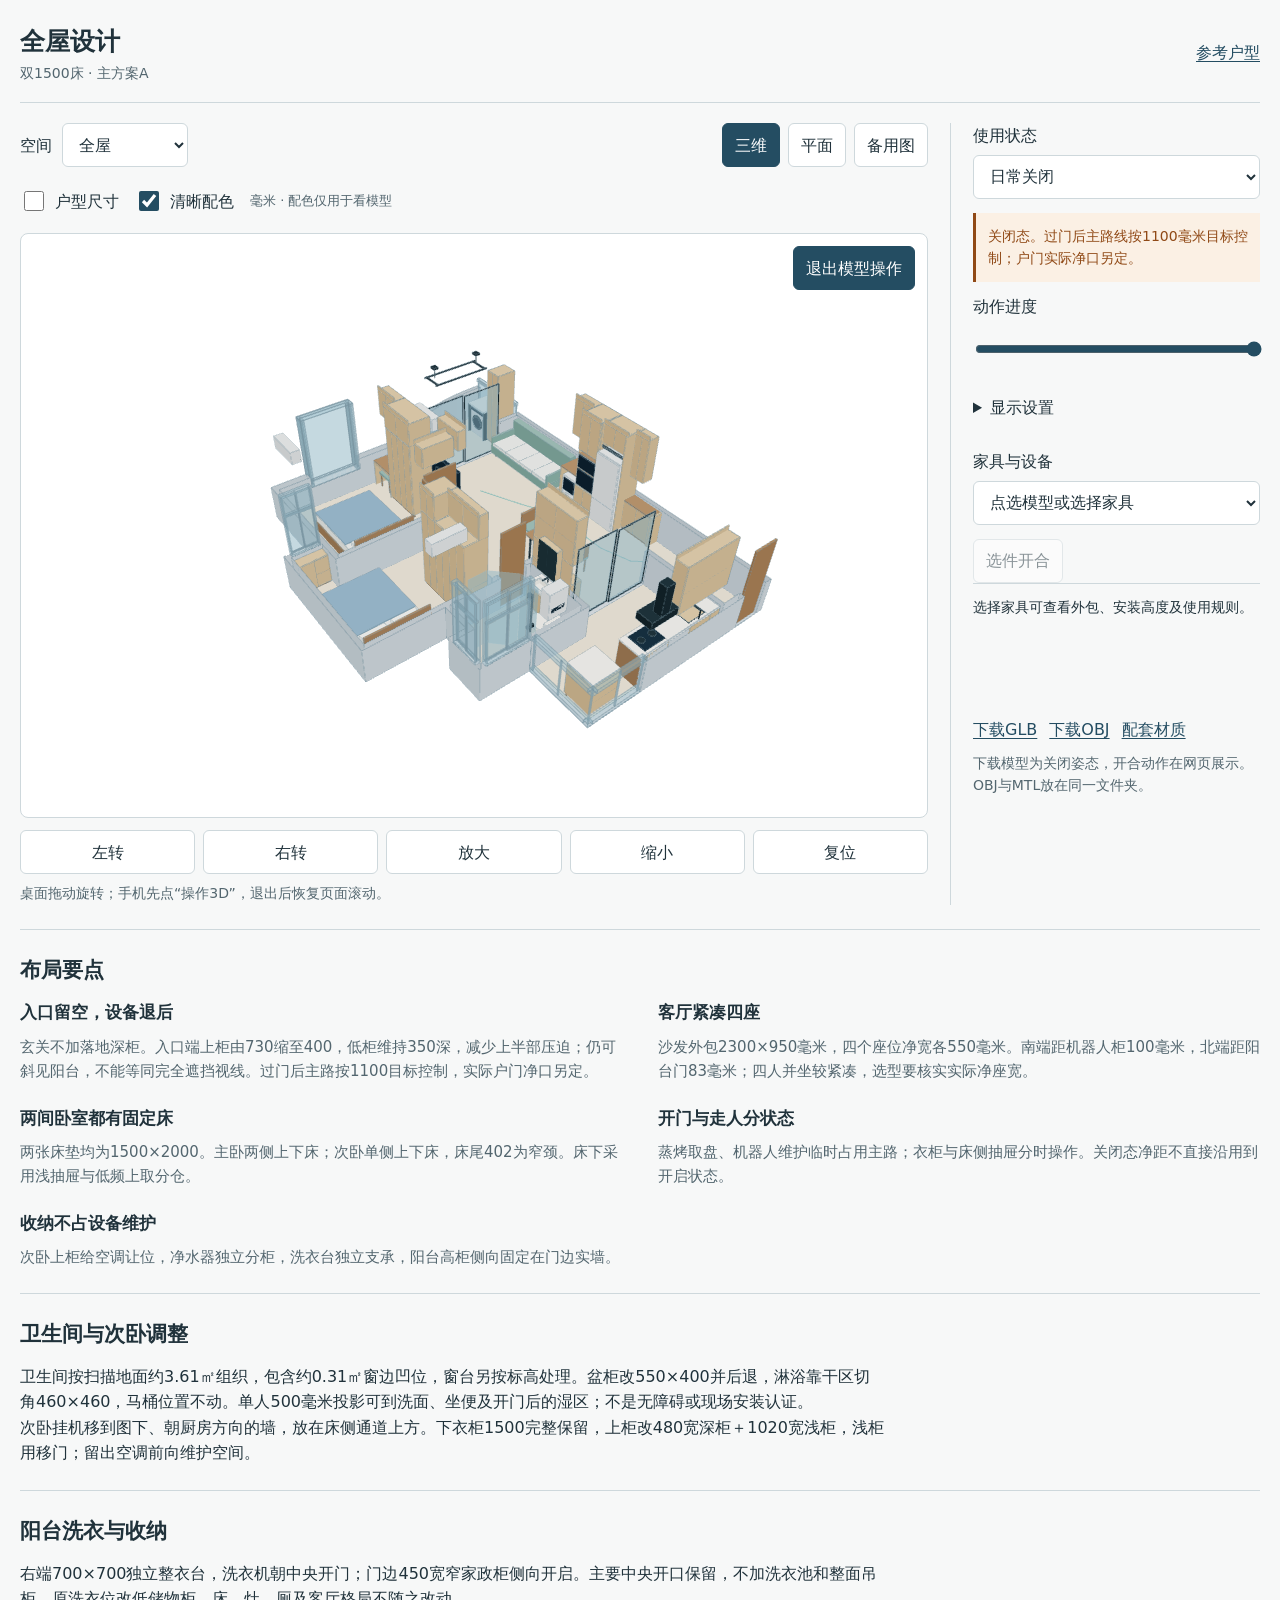
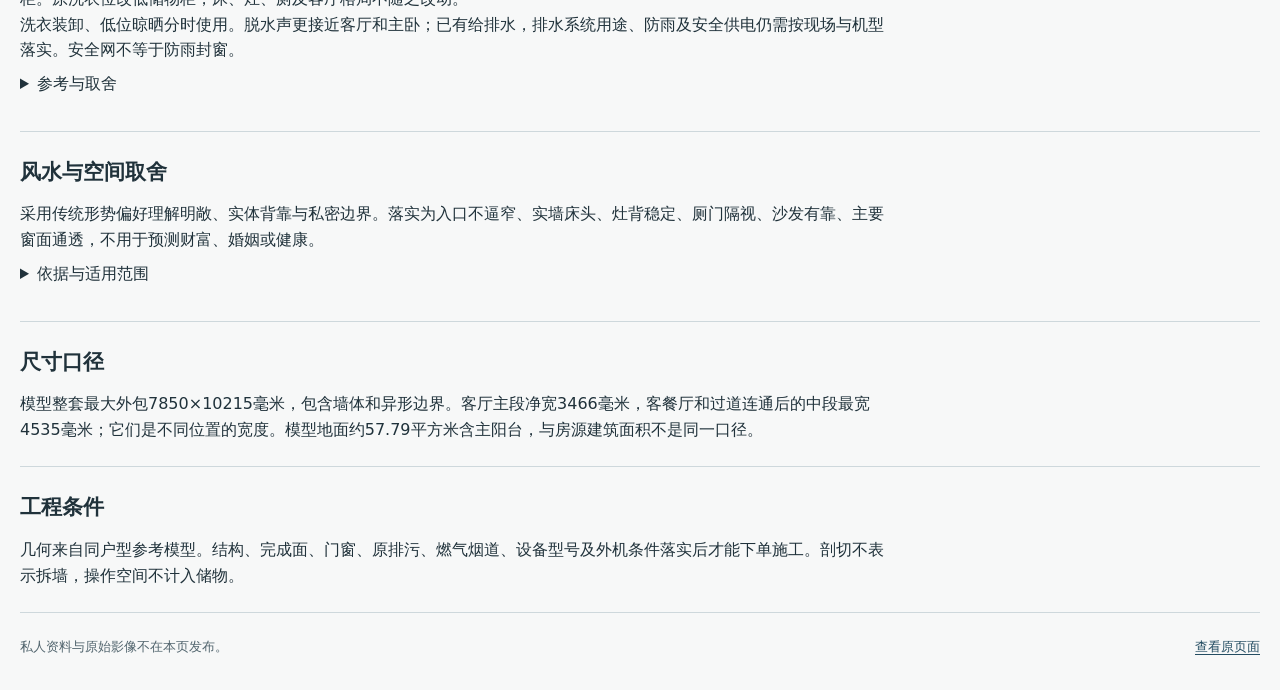
<file: design-v2/index.html>
<!doctype html><html lang="zh-Hans"><head>
<meta charset="utf-8"><meta name="viewport" content="width=device-width, initial-scale=1, viewport-fit=cover">
<meta name="referrer" content="no-referrer">
<meta http-equiv="Content-Security-Policy" content="default-src 'self'; script-src 'self'; style-src 'self' 'unsafe-inline'; img-src 'self' data:; connect-src 'self'; object-src 'none'; base-uri 'self'; form-action 'none'">
<title>全屋设计 · 双卧室</title><link rel="stylesheet" href="site.css?v=20260927-fourseat"></head><body><main>
<header><div><h1>全屋设计</h1><p>双1500床 · 主方案A</p></div><a href="../">参考户型</a></header>
<section class="workspace" aria-label="户型与家具查看器">
 <div class="viewer-column">
  <div class="viewbar"><label>空间<select id="room" aria-label="空间"><option value="whole">全屋</option><option value="living">客餐厅</option><option value="master">主卧</option><option value="second">次卧</option><option value="kitchen">厨房与设备</option><option value="bath">卫生间</option><option value="balcony">主阳台</option><option value="entry-eye">入户人眼</option></select></label>
   <div class="segmented" aria-label="查看方式"><button id="mode3d" aria-pressed="true">三维</button><button id="modeplan" aria-pressed="false">平面</button><button id="modestatic" aria-pressed="false">备用图</button></div></div>
  <div id="mobile-state"></div>
  <div class="dimension-toggle"><label><input id="architecture-dimensions" type="checkbox" aria-controls="architecture-info">户型尺寸</label><label><input id="clear-colors" type="checkbox" checked>清晰配色</label><span>毫米 · 配色仅用于看模型</span></div>
  <div id="viewport" aria-label="三维户型，可用下方按钮调整视角"><div id="measure-labels" aria-hidden="true"></div><div id="loading" role="status">正在载入模型…</div><button id="touch-mode" aria-pressed="false">操作3D</button></div>
  <figure id="static-view" hidden><img id="preview" src="images/whole.png" alt="全屋三维视图" width="1600" height="1200"><figcaption id="preview-caption">来自同一几何的备用视图。</figcaption></figure>
  <div class="camera-controls" aria-label="视角调整"><button data-camera="left">左转</button><button data-camera="right">右转</button><button data-camera="in">放大</button><button data-camera="out">缩小</button><button data-camera="reset">复位</button></div>
  <p class="hint">桌面拖动旋转；手机先点“操作3D”，退出后恢复页面滚动。</p>
  <details id="architecture-info" class="dimension-info" hidden open><summary>当前空间尺寸</summary><p id="architecture-note" class="hint">参考模型尺寸；切换“平面”查看完整尺寸链。</p><dl id="architecture-values"></dl></details>
 </div>
 <aside>
  <label class="field" id="state-field">使用状态<select id="state" aria-label="使用状态"><option value="S00">日常关闭</option></select></label>
  <p id="state-note" class="notice" role="status">尺寸为设计控制值。</p>
  <label class="field">动作进度<input id="progress" type="range" min="0" max="100" value="100" aria-label="动作进度"></label>
  <details class="settings"><summary>显示设置</summary><div class="checks">
   <label><input id="walls" type="checkbox">墙体全高</label><label><input id="dimensions" type="checkbox" checked>家具与通行净距</label><label><input id="envelopes" type="checkbox" checked>操作空间</label><label><input id="lighting" type="checkbox">照明位置</label>
  </div><label class="field">主题<select id="theme"><option value="auto">跟随系统</option><option value="light">浅色</option><option value="dark">深色</option></select></label></details>
  <label class="field">家具与设备<select id="item" aria-label="家具与设备"><option value="">点选模型或选择家具</option></select></label>
  <button id="selected-open" disabled aria-pressed="false">选件开合</button>
  <div id="item-detail" class="item-detail" aria-live="polite">选择家具可查看外包、安装高度及使用规则。</div>
  <div class="downloads"><a href="models/home-layout.glb?v=20260927-four550" download="home-layout.glb">下载GLB</a><a href="models/home-layout.obj?v=20260927-four550" download="home-layout.obj">下载OBJ</a><a href="models/home-layout.mtl?v=20260927-four550" download="home-layout.mtl">配套材质</a></div>
  <p class="hint">下载模型为关闭姿态，开合动作在网页展示。OBJ与MTL放在同一文件夹。</p>
 </aside>
</section>
<section class="notes"><h2>布局要点</h2><div class="note-grid">
 <article><h3>入口留空，设备退后</h3><p>玄关不加落地深柜。入口端上柜由730缩至400，低柜维持350深，减少上半部压迫；仍可斜见阳台，不能等同完全遮挡视线。过门后主路按1100目标控制，实际户门净口另定。</p></article>
 <article><h3>客厅紧凑四座</h3><p>沙发外包2300×950毫米，四个座位净宽各550毫米。南端距机器人柜100毫米，北端距阳台门83毫米；四人并坐较紧凑，选型要核实实际净座宽。</p></article>
 <article><h3>两间卧室都有固定床</h3><p>两张床垫均为1500×2000。主卧两侧上下床；次卧单侧上下床，床尾402为窄颈。床下采用浅抽屉与低频上取分仓。</p></article>
 <article><h3>开门与走人分状态</h3><p>蒸烤取盘、机器人维护临时占用主路；衣柜与床侧抽屉分时操作。关闭态净距不直接沿用到开启状态。</p></article>
 <article><h3>收纳不占设备维护</h3><p>次卧上柜给空调让位，净水器独立分柜，洗衣台独立支承，阳台高柜侧向固定在门边实墙。</p></article>
</div></section>
<section class="notes"><h2>卫生间与次卧调整</h2><p>卫生间按扫描地面约3.61㎡组织，包含约0.31㎡窗边凹位，窗台另按标高处理。盆柜改550×400并后退，淋浴靠干区切角460×460，马桶位置不动。单人500毫米投影可到洗面、坐便及开门后的湿区；不是无障碍或现场安装认证。</p><p>次卧挂机移到图下、朝厨房方向的墙，放在床侧通道上方。下衣柜1500完整保留，上柜改480宽深柜＋1020宽浅柜，浅柜用移门；留出空调前向维护空间。</p></section>
<section class="notes"><h2>阳台洗衣与收纳</h2><p>右端700×700独立整衣台，洗衣机朝中央开门；门边450宽窄家政柜侧向开启。主要中央开口保留，不加洗衣池和整面吊柜。原洗衣位改低储物柜，床、灶、厕及客厅格局不随之改动。</p><p>洗衣装卸、低位晾晒分时使用。脱水声更接近客厅和主卧；已有给排水，排水系统用途、防雨及安全供电仍需按现场与机型落实。安全网不等于防雨封窗。</p><details><summary>参考与取舍</summary><p><a href="https://www.ikea.com/au/en/rooms/laundry/how-to/tips-and-ideas-for-a-laundry-on-the-balcony-pub60a704a0/" target="_blank" rel="noopener">IKEA阳台洗衣组织</a>：端部集中、晾晒设施收起后释放空间。<a href="https://www.bosch-home.com.sg/service/get-support/washing-machine/how-do-i-install-my-washing-machine" target="_blank" rel="noopener">Bosch安装说明</a>：按型号接管、调平与试水。本方案不据此授权露天安装或改外立面。</p></details></section>
<section class="notes"><h2>风水与空间取舍</h2><p>采用传统形势偏好理解明敞、实体背靠与私密边界。落实为入口不逼窄、实墙床头、灶背稳定、厕门隔视、沙发有靠、主要窗面通透，不用于预测财富、婚姻或健康。</p>
<details><summary>依据与适用范围</summary><p>《安居金镜》重视明堂明敞，原文讨论传统院落，并非冰箱禁令。家具换边不改变住宅坐向。洗衣机不是火灶；阳台以整洁、通风、排水通畅、主开口不堵为取舍，不为洗衣机指定缺乏依据的专属吉位。现代设备仍按真实尺寸、排水、散热和使用条件设计。</p><p><a href="https://www.shidianguji.com/zh/book/CADAL02094267/chapter/1lb2gffxbkq3s" target="_blank" rel="noopener">《安居金镜》</a> · <a href="https://www.shidianguji.com/zh/book/SDZJ0165/chapter/1k4pzw29bg2lh" target="_blank" rel="noopener">《三才发秘》</a> · <a href="https://www.gov.cn/zhengce/zhengceku/202504/P020250401157366903671.pdf" target="_blank" rel="noopener">住宅项目规范</a></p></details></section>
<section class="notes"><h2>尺寸口径</h2><p>模型整套最大外包7850×10215毫米，包含墙体和异形边界。客厅主段净宽3466毫米，客餐厅和过道连通后的中段最宽4535毫米；它们是不同位置的宽度。模型地面约57.79平方米含主阳台，与房源建筑面积不是同一口径。</p></section>
<section class="notes"><h2>工程条件</h2><p>几何来自同户型参考模型。结构、完成面、门窗、原排污、燃气烟道、设备型号及外机条件落实后才能下单施工。剖切不表示拆墙，操作空间不计入储物。</p></section>
<footer>私人资料与原始影像不在本页发布。<a href="../design-v1/">查看原页面</a></footer>
</main><script src="../design-v1/vendor/three.min.js"></script><script src="../design-v1/vendor/OrbitControls.js"></script><script src="viewer.js?v=20260927-four550"></script></body></html>
</file>
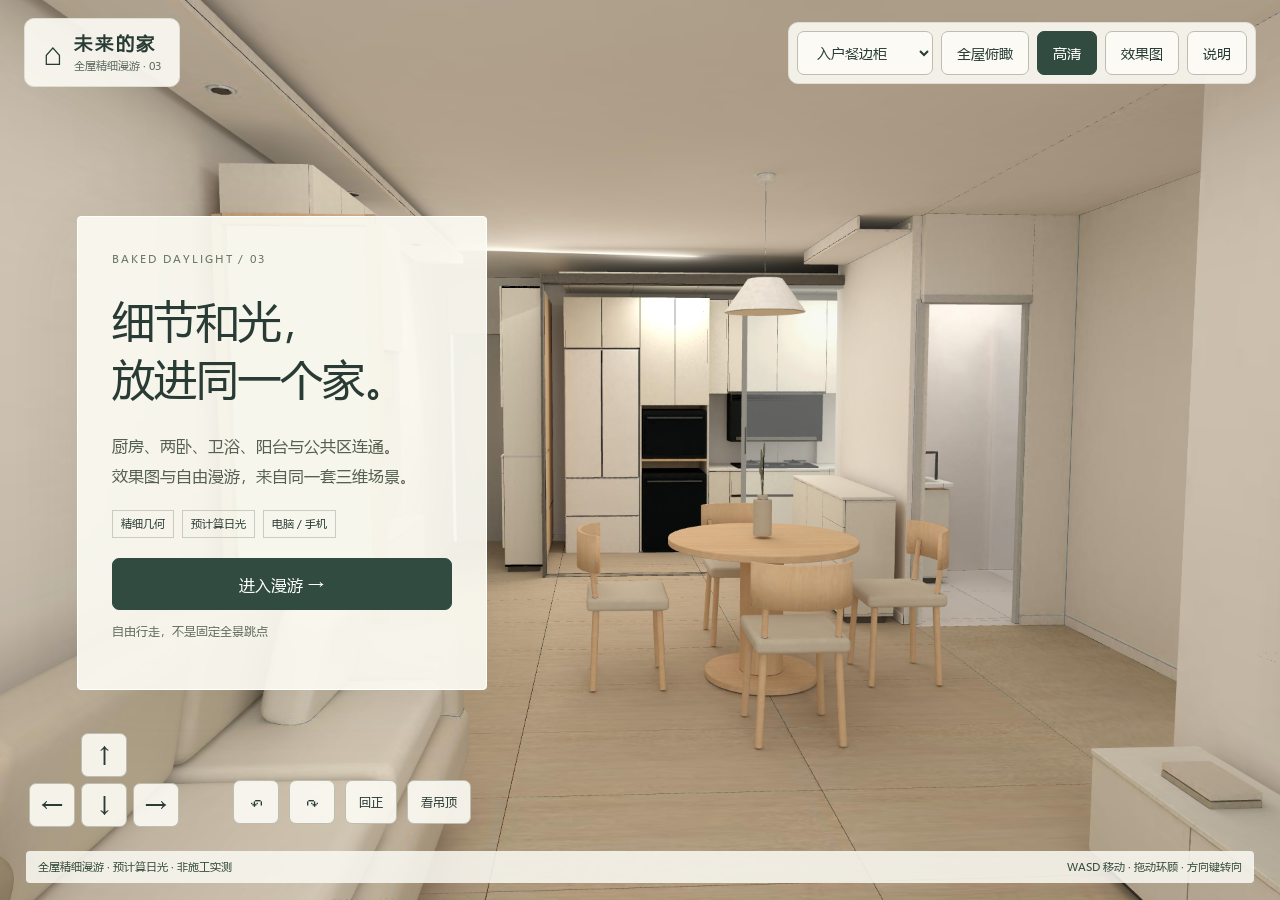
<file: home-walkthrough/index.html>
<!doctype html>
<html lang="zh-CN"><head><meta charset="utf-8"><meta name="viewport" content="width=device-width,initial-scale=1,viewport-fit=cover"><meta name="theme-color" content="#f3f0ea"><meta name="description" content="精细三维模型与预计算日光，覆盖厨房、两卧、卫浴、阳台和公共区的网页自由漫游。"><title>未来的家 · 全屋精细漫游</title><link rel="stylesheet" href="style.css?v=layout-r03b"><script type="importmap">{"imports":{"three":"./assets/three.module.js"}}</script></head>
<body>
<main id="view" tabindex="0" aria-label="三维住宅漫游。WASD移动，方向键转向，拖动画面环顾；也可使用屏幕按钮。"></main>
<header class="topbar"><div class="brand"><span class="brandmark" aria-hidden="true">⌂</span><div><strong>未来的家</strong><small>全屋精细漫游 · 03</small></div></div><div class="tools"><label class="sr-only" for="room">前往视点</label><select id="room"><option value="door">厨房玻璃门</option><option value="sideboard" selected>入户餐边柜</option><option value="cabinet">临厨房矮柜</option><option value="living">客厅</option><option value="dining">餐厅</option><option value="kitchen">厨房</option><option value="entry">玄关</option><option value="master">主卧</option><option value="second">次卧</option><option value="bath">卫生间</option><option value="balcony">阳台</option><option value="render">效果图同机位</option></select><button id="overview" aria-pressed="false">全屋俯瞰</button><button id="quality" aria-pressed="true" aria-label="切换高清或流畅画质">高清</button><button id="reference">效果图</button><button id="help" aria-label="查看操作、材料与全屋漫游说明">说明</button></div></header>
<section id="welcome" class="welcome"><p class="eyebrow">BAKED DAYLIGHT / 03</p><h1>细节和光，<br>放进同一个家。</h1><p class="intro">厨房、两卧、卫浴、阳台与公共区连通。<br>效果图与自由漫游，来自同一套三维场景。</p><div class="tags"><span>精细几何</span><span>预计算日光</span><span>电脑 / 手机</span></div><button id="start" class="primary" disabled>正在载入空间…</button><p class="subtle" id="loading" role="status">正在载入精细模型与烘焙贴图</p></section>
<div id="place" class="place" aria-live="polite"><span id="modeName">精细模型 · 烘焙日光</span><strong id="roomName">客餐厅</strong><small id="roomNote">全屋连通 · 同一套模型与预计算日光</small><button id="kitchenDoorToggle" aria-pressed="true" aria-describedby="doorHint" disabled>关闭厨房门</button><small id="doorHint">已叠收在矮柜侧 · 试案</small></div>
<aside class="mapbox" aria-label="位置小地图"><div class="maphead"><span>全屋位置</span><button id="mapToggle" aria-expanded="true" aria-label="收起位置地图">−</button></div><svg id="map" viewBox="-150 -150 10500 8200" role="img" aria-label="全屋户型和当前位置"><path id="mapOutline"/><g id="mapWalls"></g><g id="mapLabels"></g><g id="mapMarker"><circle r="175"/><path d="M-180 -200L0 -580L180 -200Z"/></g></svg></aside>
<div id="navpad" class="navpad"><div id="joystick" aria-label="按住拖动可移动" role="group"><span id="stick"></span><i>移动</i></div><div class="movebuttons"><button data-move="forward" aria-label="向前移动">↑</button><div><button data-move="left" aria-label="向左移动">←</button><button data-move="back" aria-label="向后移动">↓</button><button data-move="right" aria-label="向右移动">→</button></div></div></div>
<div class="lookpad" id="lookpad"><button data-look="left" aria-label="向左看">↶</button><button data-look="right" aria-label="向右看">↷</button><button id="level" aria-label="视线回正">回正</button><button id="ceilingLook" aria-label="抬头看吊顶">看吊顶</button></div>
<button id="clean" class="cleanbutton">隐藏界面</button>
<footer class="footnote"><span id="status">全屋精细漫游 · 非施工实测</span><span class="desktopHint">WASD 移动 · 拖动环顾 · 方向键转向</span></footer>
<dialog id="info"><div class="dialoghead"><h2>全屋方案说明</h2><button id="closeInfo" aria-label="关闭说明">关闭</button></div>
<h3>怎么走</h3><p>电脑：WASD移动，按住画面拖动环顾。手机：左下摇杆移动，在其他位置滑动环顾。视点菜单可快速定位，途中仍可自由行走。俯瞰可拖动旋转、缩放；若卡顿，点击“高清”切为“流畅”。</p>
<h3>当前全屋场景</h3><p>全屋：客餐厅、玄关、厨房、主卧、次卧、卫生间、阳台。柜体独立门板、2毫米板缝与边缘倒角；石材薄边；沙发和床品软包；曲木餐椅；窗帘褶皱；三台挂机导风板和栅片。Cycles计算日光反弹与接触阴影，再烘焙到网页模型。效果图使用同一个源场景。</p><p>所有房间都可进入，未因画质深化而隐藏。厨房保留708冰箱净位＋650电器塔＋200留台＋950灶柜＋542备菜柜＋600转角＝3650；主卧1800衣柜、1500箱体床；次卧1200高床与横向阶梯；阳台250工具＋700盆柜＋700洗烘组合。玻璃和微小高光仍有轻量化处理；当前只有日景。</p>
<h3>餐边柜、矮柜与屏风</h3><p>入户侧南墙为1400×450×2400毫米餐边柜，面向餐厅，靠沙发端接600×80×2200屏风；咖啡机、上翻门和轨道插座随餐边柜布置。临厨房北墙为1400×350×850毫米矮柜，900双门＋500三抽，不加上柜。屏风、沙发、圆桌与厨房门轨位置保留。</p><p>餐边柜下柜前沿至未拉出的餐椅背，按弯木椅背外沿计算，模型名义间距858、约860毫米；开柜、拉椅及站人共用这一区域，不代表同时通行已验证。餐边柜上柜深350、翻柜深300，薄边吊顶下名义留150；南墙供电、轨道插座进线、上翻五金及现场净距仍须核对。所有尺寸为本轮适配试排，非生产下料。</p><h3>厨房玻璃门与柜体细节</h3><p>厨房无岛台。三轨三扇玻璃分隔：两扇活动门沿轨道叠向矮柜侧的端部玻璃，不是墙内藏门。门洞暂按2480毫米、单扇约848毫米试排，收拢后名义开口约1632毫米。按钮可比较收拢与关闭；门扇移动时暂阻止进入扫掠区域。</p><p>餐边柜1400宽、2400高；下柜深450、上柜深350、翻门柜深300、背板18毫米。台面850＋开放区650＋上翻门250＋主上柜650；保留四上门、两翻门、左下双门和右三抽。左侧米家智能意式半自动咖啡机Pro按319×343×428毫米外包试摆，右侧600轨道插座。薄型灯、石材20厚、咖啡机细节及高度分配仍为试案，未演示上翻门开启。</p><p>门轨与临厨房矮柜间名义间隔约55毫米，仅为模型关系；现场门洞、独立承重、止摆、防夹、安全玻璃、密封及燃气厨房适用性须由设计和安装方核准。咖啡机顶部222、机后50、前39毫米为几何预算，并非厂家安装净距。移动门使用轻量化玻璃与固定色框，网页不实时重算门的光影。</p><h3>颜色与材料</h3><p>柜面取华富立10447EBH奶油白官方色板；木色取A10720Y92阿尔卑斯橡木；地面取萨米特蜜杏原图，按600×1200砖表达；菱花白墙顶电子参考值#F3F0EA。美心1112月光石取用户色卡近似，非官方色值。石材、沙发布和椅子是当前建议，未指定的品牌与型号不作定版。</p><p>下方为无场景灯光的材料参考。屏幕、白平衡和真实光源都会改变观感，不能替代实体小样。奶芙米用于厨房墙面、卫生间墙面与地面，蜜杏用于厨房与卧室地面。</p>
<div class="swatches"><figure><img src="assets/sample/cream-reference.jpg" alt="华富立10447EBH奶油白材料参考原图"><figcaption>10447EBH 奶油白</figcaption></figure><figure><img src="assets/oak.jpg" alt="阿尔卑斯橡木参考纹理"><figcaption>A10720Y92 浅橡木</figcaption></figure><figure><img src="assets/honey-tile.jpg" alt="蜜杏木纹砖原图"><figcaption>蜜杏 600×1200</figcaption></figure><figure><img src="assets/cream-tile.jpg" alt="奶芙米原图"><figcaption>奶芙米 750×1500</figcaption></figure><figure><div style="background:#F3F0EA"></div><figcaption>菱花白 OW025-4</figcaption></figure><figure><img src="assets/sample/moonstone-reference.jpg" alt="月光石用户色卡局部，颜色近似"><figcaption>1112月光石 · 近似</figcaption></figure></div>
<h3>空调与吊顶</h3><p>客厅2匹内机1080×330×249毫米，按用户尺寸；机底暂2100、净高暂2650，机顶净空220毫米，挂机上方不下吊。安装图要求左右和顶部≥150、机底离地≥2000、墙孔顶部距屋顶≥500毫米，孔位和管路未绘制。2匹外机860×551×331已记录，外机位未确认；两卧1.5匹855×328×219已分别加入，机底暂2100，机顶净空222毫米。</p><p>局部350宽薄边底高暂2550，客厅柔光吸顶灯、餐桌小吊灯；吊顶R01尚待确认，层高和梁底必须复尺。<a href="assets/ceiling-r01.png" target="_blank">查看厨房/大厅吊顶试稿 ↗</a></p><h3>使用边界</h3><p>户型尺寸链未实测闭合。水槽仅700外宽已确认，盆深与开孔形状示意；洁具、洗烘、次卧护栏与阶梯细部未取得完整厂家参数，模型不代表安全或安装已核准。燃气热水器机位与独立排烟未确认，不擅自画进封闭柜。模型及简化碰撞不作施工、安装净距或通行验收依据；软装未定采购型号。不采集位置、麦克风或相机，不需要VR头显。</p><p class="subtle">Blender Cycles → glTF → Three.js · 2026.10.30</p></dialog>
<dialog id="referenceDialog"><div class="dialoghead"><h2>同场景离线效果图</h2><button id="closeReference">关闭</button></div><p>与漫游使用同一套三维模型。网页中可选择“效果图同机位”对照；玻璃和细微高光在网页版做了轻量化。</p><img id="referenceImage" class="referenceImage" src="assets/home/living.jpg" alt="客餐厅同场景Cycles日景效果图"><p class="subtle">全屋精细漫游 · 吊顶与软装为当前设计建议，非施工定稿</p></dialog>
<noscript>请开启JavaScript以查看三维漫游。</noscript><script type="module" src="app.js?v=layout-r03b"></script></body></html>
</file>
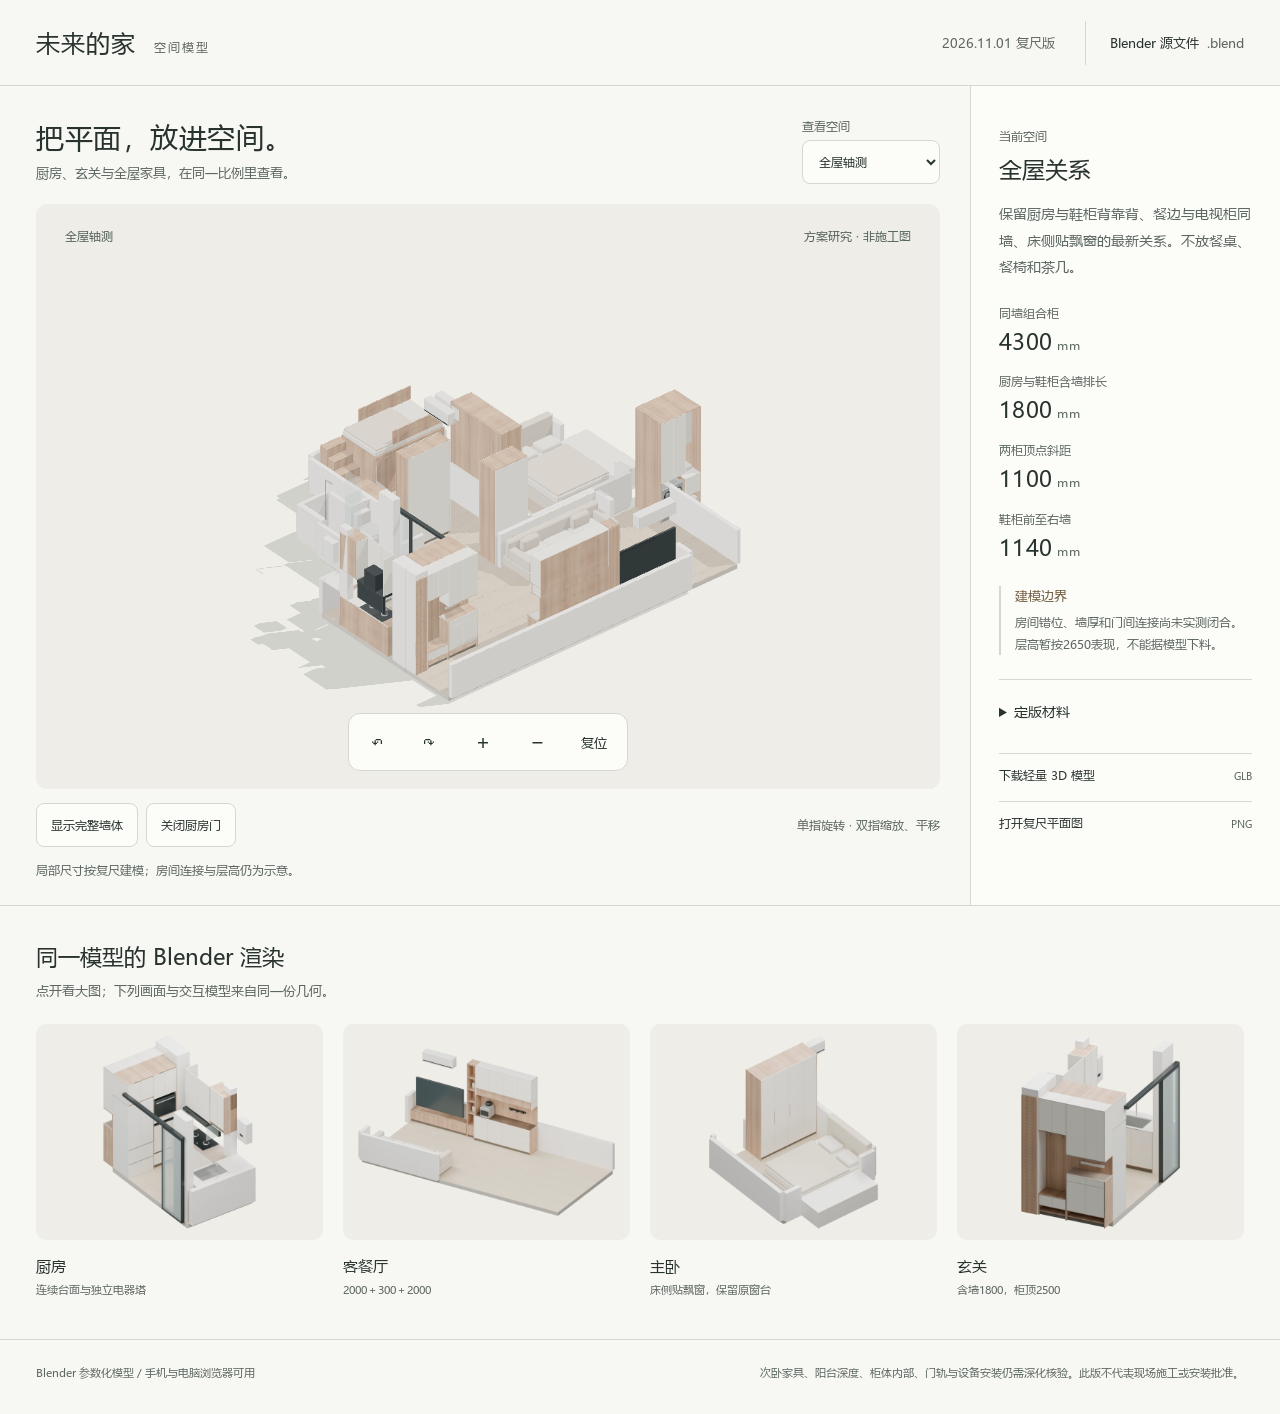
<file: measured-home/index.html>
<!doctype html>
<html lang="zh-CN">
<head>
  <meta charset="utf-8">
  <meta name="viewport" content="width=device-width,initial-scale=1,viewport-fit=cover">
  <meta name="theme-color" content="#eeede8">
  <meta name="description" content="按2026年11月1日复尺方案制作的Blender全屋3D。支持手机旋转、缩放、房间视角与模型下载。方案研究，非施工图。">
  <meta name="robots" content="noindex,nofollow">
  <title>未来的家 · 复尺版3D</title>
  <link rel="icon" href="data:,">
  <link rel="stylesheet" href="style.css?v=20261101a">
  <link rel="preload" as="image" href="assets/overview.webp">
  <script type="importmap">{"imports":{"three":"./assets/three.module.js"}}</script>
</head>
<body>
  <a class="skip" href="#details">跳到方案说明</a>
  <header class="masthead">
    <a class="brand" href="./" aria-label="未来的家，返回全屋">未来的家<span>空间模型</span></a>
    <p>2026.11.01 复尺版</p>
    <a class="file-link" href="assets/home.blend" download>Blender 源文件<span> .blend</span></a>
  </header>
  <main>
    <section class="workspace" aria-label="交互式全屋模型">
      <div class="viewer-column">
        <div class="view-heading">
          <div><h1 id="view-title">把平面，放进空间。</h1><p id="view-subtitle">厨房、玄关与全屋家具，在同一比例里查看。</p></div>
          <label class="view-select">查看空间<select id="view"><option value="overview">全屋轴测</option><option value="top">全屋俯视</option><option value="kitchen">厨房</option><option value="entry">玄关鞋柜</option><option value="living">客餐厅</option><option value="master">主卧</option><option value="second">次卧试排</option><option value="bath">卫生间</option><option value="balcony">阳台试排</option></select></label>
        </div>
        <div id="stage" tabindex="0" aria-label="3D模型，方向键旋转，加减键缩放，按0恢复当前视角">
          <img id="poster" src="assets/overview.webp" alt="Blender渲染的全屋轴测，厨房与玄关背靠背，客厅及两个卧室按复尺方案排列" width="1600" height="1200">
          <div id="loading" role="status"><span id="load-text">正在载入 Blender 模型</span><progress id="progress" max="100" aria-label="模型加载进度"></progress></div>
          <div id="failure" hidden role="alert"><strong>3D 暂时没有载入</strong><p id="failure-text">仍可查看下方渲染图，或重新尝试。</p><button id="retry">重新载入</button></div>
          <div class="stage-meta"><span id="mode-label">轴测剖开</span><span>方案研究 · 非施工图</span></div>
          <div class="camera-controls" aria-label="视角控制">
            <button id="rotate-left" aria-label="向左旋转模型">↶</button><button id="rotate-right" aria-label="向右旋转模型">↷</button>
            <button id="zoom-in" aria-label="放大模型">＋</button><button id="zoom-out" aria-label="缩小模型">−</button><button id="reset">复位</button>
          </div>
        </div>
        <div class="viewer-toolbar">
          <div class="toggles"><button id="walls" aria-pressed="false">显示完整墙体</button><button id="door" aria-pressed="false">关闭厨房门</button></div>
          <p id="gesture-help">单指旋转 · 双指缩放、平移</p>
        </div>
        <p class="model-note" id="model-note">局部尺寸按复尺建模；房间连接与层高仍为示意。</p>
      </div>
      <aside id="details">
        <div class="aside-title"><span>当前空间</span><h2 id="room-name">全屋关系</h2></div>
        <p class="description" id="room-description">保留厨房与鞋柜背靠背、餐边与电视柜同墙、床侧贴飘窗的最新关系。不放餐桌、餐椅和茶几。</p>
        <dl id="dimensions"></dl>
        <div class="note-box"><h3>建模边界</h3><p id="room-limit">房间之间的错位、墙厚和门间连接尚未实测闭合。3D用于看比例与布局，不用于生产下料。</p></div>
        <details class="materials"><summary>定版材料</summary><div class="material-list">
          <div><img src="assets/wood.webp" alt="南非柚木官方电子板样" width="52" height="52"><p>南非柚木<span>10034Y06 · 木纹柜体</span></p></div>
          <div><img src="assets/cream.webp" alt="奶油白官方电子板样" width="52" height="52"><p>奶油白 EBH<span>10447EBH · 柜门抽面</span></p></div>
          <div><img src="assets/floor.webp" alt="蜜杏木纹砖官方电子图" width="52" height="52"><p>蜜杏木纹砖<span>600 × 1200 · 公共区与两卧</span></p></div>
          <div><img src="assets/wet.webp" alt="奶芙米瓷砖官方电子图" width="52" height="52"><p>奶芙米<span>750 × 1500 · 厨墙与卫浴墙地</span></p></div>
          <p class="fine">墙顶：立邦菱花白 OW025-4。卧室门：美心1112月光石。电子板样与渲染不等于实体色准。</p>
        </div></details>
        <div class="downloads"><a href="assets/home.glb" download>下载轻量 3D 模型 <span>GLB</span></a><a href="assets/plan.png" target="_blank" rel="noopener">打开复尺平面图 <span>PNG</span></a></div>
      </aside>
    </section>
    <section class="renders" aria-labelledby="renders-title">
      <div class="section-heading"><h2 id="renders-title">同一模型的 Blender 渲染</h2><p>点开看大图；下列画面与交互模型来自同一份几何。</p></div>
      <div class="render-grid">
        <a href="assets/kitchen.webp" target="_blank" rel="noopener"><img src="assets/kitchen.webp" alt="厨房L形台面、净烟机、电器高柜与冰箱的Blender渲染" loading="lazy" width="1600" height="1200"><span>厨房 <small>连续台面与独立电器塔</small></span></a>
        <a href="assets/living.webp" target="_blank" rel="noopener"><img src="assets/living.webp" alt="客厅沙发与4300毫米餐边展示电视组合柜" loading="lazy" width="1600" height="1200"><span>客餐厅 <small>2000＋300＋2000</small></span></a>
        <a href="assets/master.webp" target="_blank" rel="noopener"><img src="assets/master.webp" alt="主卧1550乘2220床与1760衣柜，床侧贴飘窗" loading="lazy" width="1600" height="1200"><span>主卧 <small>床侧贴飘窗，保留原窗台</small></span></a>
        <a href="assets/entry.webp" target="_blank" rel="noopener"><img src="assets/entry.webp" alt="玄关通高洞洞板、换鞋座与鞋柜" loading="lazy" width="1600" height="1200"><span>玄关 <small>含墙1800，柜顶2500</small></span></a>
      </div>
    </section>
    <footer><p>Blender 参数化模型 / 手机与电脑浏览器可用</p><p>次卧家具、阳台深度、柜体内部、门轨与设备安装仍需深化核验。此版不代表现场施工或安装批准。</p></footer>
  </main>
  <script type="module" src="app.js?v=20261101a"></script>
</body>
</html>
</file>
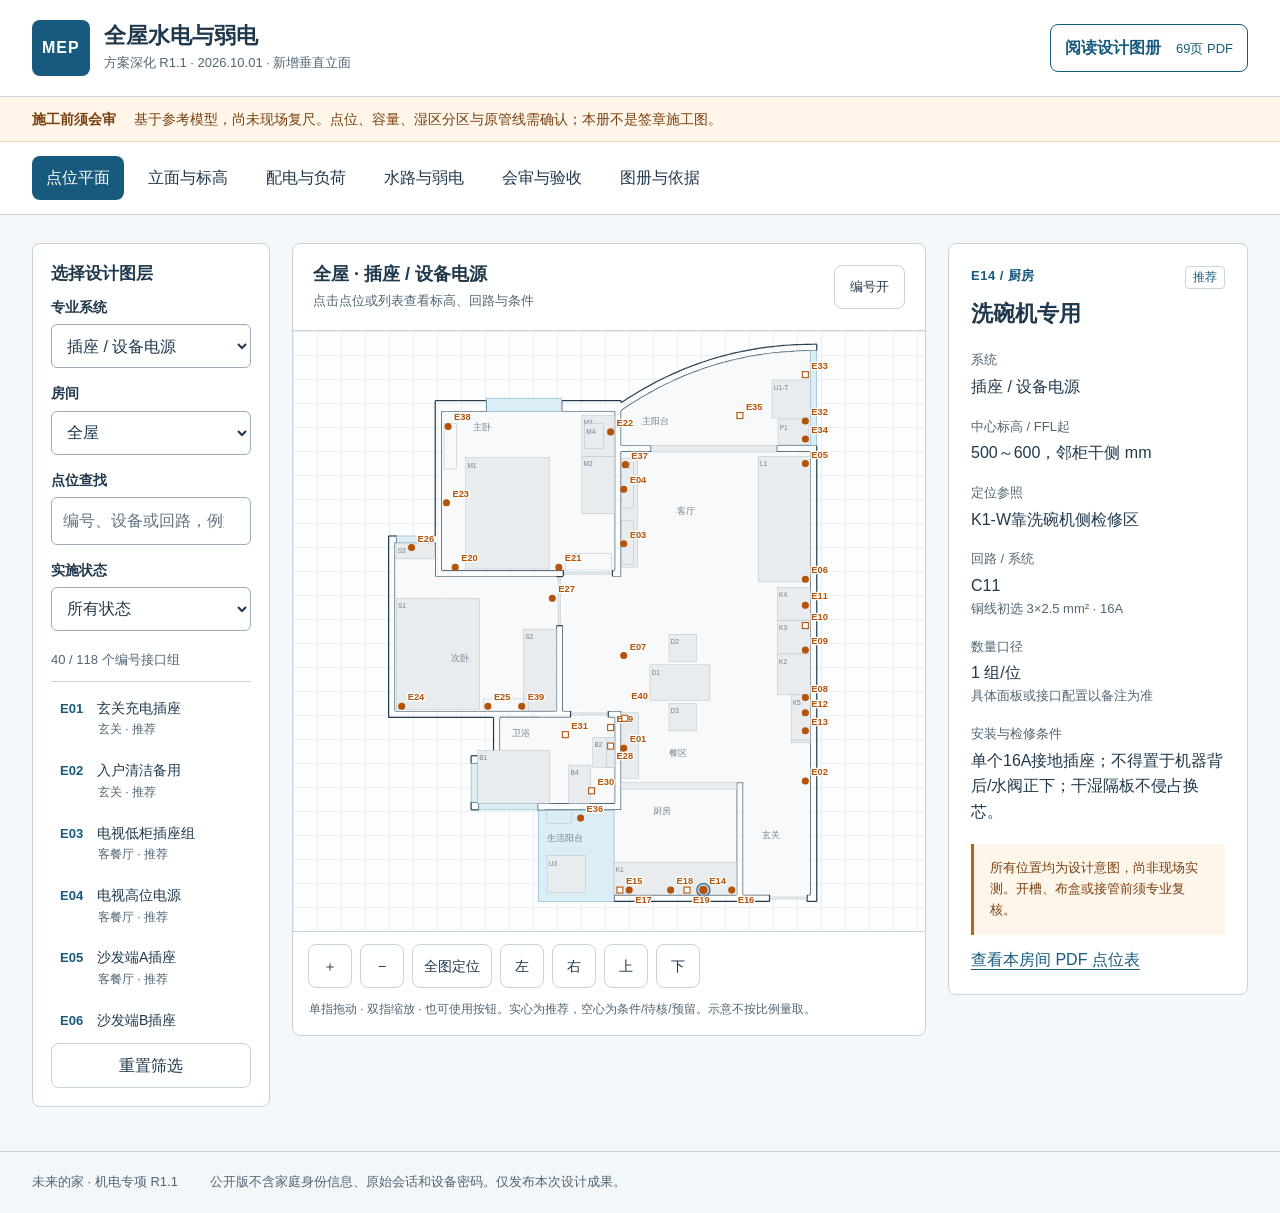
<file: mep-r1/index.html>
<!doctype html>
<html lang="zh-CN"><head><meta charset="utf-8"><meta name="viewport" content="width=device-width,initial-scale=1"><title>全屋水电与弱电设计 · R1</title><meta name="description" content="基于既有全屋定制方案的水电与弱电设计。分层点位、负荷情景、回路、网络、给排水和施工前会审清单。"><link rel="icon" href="data:image/svg+xml,%3Csvg xmlns='http://www.w3.org/2000/svg' viewBox='0 0 32 32'%3E%3Crect width='32' height='32' rx='5' fill='%23185a7d'/%3E%3Cpath d='M7 24V9h8v8h10M15 9h10v15' fill='none' stroke='white' stroke-width='3'/%3E%3C/svg%3E"><link rel="stylesheet" href="style.css"><script defer src="data.js"></script><script defer src="app.js"></script></head>
<body><a class="skip" href="#main">跳到内容</a>
<header><div class="identity"><span class="mark">MEP</span><div><h1>全屋水电与弱电</h1><p>方案深化 R1 · 2026.10.01</p></div></div><a class="pdf-link" href="mep-design-r1.pdf" target="_blank" rel="noopener">阅读设计图册 <span>56页 PDF</span></a></header>
<div class="boundary"><strong>施工前须会审</strong><span>基于参考模型，尚未现场复尺。点位、容量、湿区分区与原管线需确认；本册不是签章施工图。</span></div>
<nav aria-label="设计内容"><button class="tab active" data-tab="plan" aria-pressed="true">点位平面</button><button class="tab" data-tab="power" aria-pressed="false">配电与负荷</button><button class="tab" data-tab="systems" aria-pressed="false">水路与弱电</button><button class="tab" data-tab="review" aria-pressed="false">会审与验收</button><button class="tab" data-tab="book" aria-pressed="false">图册与依据</button></nav>
<main id="main">
<section id="tab-elevations" class="tab-panel" hidden><div class="section-title"><h2>立面与垂直标高 · R1.1 增补</h2><p>完成地面 FFL = ±0.000；单位 mm。尺寸量至接口中心，设备上下缘另标。候选范围不等于中值已定；横向分组示意，不可按图量取。</p></div><div class="elevation-toolbar"><label for="elevation-select">选择空间 / 立面</label><select id="elevation-select"></select><button id="elevation-zoom" aria-pressed="false">放大图纸</button><a id="elevation-pdf" target="_blank" rel="noopener">打开本张 PDF</a></div><div class="elevation-layout"><div class="elevation-scroll" tabindex="0" aria-label="立面图，放大后可横向滚动"><div id="elevation-drawing"></div></div><aside><h3 id="elevation-title"></h3><p id="elevation-note" class="warning"></p><p id="elevation-pending"></p><h3>关联点位 / 查看平面</h3><div id="elevation-points" class="elevation-points"></div></aside></div><details class="height-rules"><summary>标高基准、顶面点位与待实测剖面</summary><div id="height-rules"></div></details></section>
<section id="tab-plan" class="tab-panel"><div class="workspace">
<aside class="filters"><h2>选择设计图层</h2><label for="system">专业系统</label><select id="system"></select><label for="room">房间</label><select id="room"></select><label for="query">点位查找</label><input id="query" type="search" placeholder="编号、设备或回路，例如 E14"><label for="status">实施状态</label><select id="status"><option value="all">所有状态</option><option>推荐</option><option>条件</option><option>待核</option><option>仅预留</option></select><div class="filter-summary" aria-live="polite" id="filter-summary"></div><div id="point-list" class="point-list" aria-label="点位列表"></div><button id="clear-filters" class="secondary">重置筛选</button></aside>
<div class="drawing-panel"><div class="drawing-head"><div><h2 id="drawing-title">电源点位</h2><p>点击点位或列表查看标高、回路与条件</p></div><button id="labels" aria-pressed="true" class="secondary">编号开</button></div><div class="plan-stage" id="plan-stage"><svg id="plan-svg" viewBox="0 0 900 1100" aria-label="水电点位交互平面图"><g id="base"></g><g id="markers"></g></svg></div><div class="drawing-tools" aria-label="平面缩放和定位"><button id="zoom-in" aria-label="放大平面">＋</button><button id="zoom-out" aria-label="缩小平面">−</button><button id="fit">全图定位</button><button id="pan-left" aria-label="平面向左平移">左</button><button id="pan-right" aria-label="平面向右平移">右</button><button id="pan-up" aria-label="平面向上平移">上</button><button id="pan-down" aria-label="平面向下平移">下</button></div><p class="drawing-foot">单指拖动 · 双指缩放 · 也可使用按钮。实心为推荐，空心为条件/待核/预留。示意不按比例量取。</p></div>
<aside class="point-detail" id="point-detail" aria-live="polite"><h2>选择一个点位</h2></aside>
</div></section>
<section id="tab-power" class="tab-panel" hidden><div class="section-title"><h2>容量先确认，回路再定型</h2><p>20路功能候选 + 2路未通电备用。32.8 kW 是分项规划假设合计，不是需要同时开启的功率。</p></div><div class="load-layout"><div class="load-controls"><label for="scenario">用电情景</label><select id="scenario"></select><label for="supply">入户容量情景（不代表已获批）</label><select id="supply"><option value="0">尚未核实</option><option value="40">40 A</option><option value="50">50 A</option><option value="63">63 A</option></select><div class="load-result" id="load-result" aria-live="polite"></div><p class="small">按单相220V、功率因数0.95估算；85%参考线用于留15%使用余量，并非规范降额系数。以实际铭牌、批准容量和专业计算为准。</p></div><div><h3>当前同时负荷假设</h3><p class="small">可调整各回路 kW，探索错峰效果。改动仅用于试算，不改变正式方案。</p><div id="load-inputs" class="load-inputs"></div></div></div><h3>回路与保护候选</h3><p>铜线截面须校核穿管成束、温升、压降、短路和自动切断；不按表直接购买空开。</p><div class="table-wrap"><table><thead><tr><th>回路</th><th>用途</th><th>kW假设</th><th>铜线初选 mm²</th><th>保护候选</th><th>条件</th></tr></thead><tbody id="circuits"></tbody></table></div><div id="power-notes" class="notes"></div></section>
<section id="tab-systems" class="tab-panel" hidden><div class="section-title"><h2>水路、网络与本地控制</h2><p>系统关系是连接逻辑，不是已查明的埋墙走向。原箱阀和立管位置未核实。</p></div><div class="system-grid"><article><h3>冷热水关系</h3><ol class="flow"><li>原表后总阀 W01 <small>原位置、压力与口径待测</small></li><li>厨房 / 卫浴冷水支路 <small>每台器具独立可达关断阀</small></li><li>燃气热水器 W02 / W03 <small>热水仅供应双槽、台盆与淋浴</small></li><li>阳台洗衣 W13 为条件项 <small>先确认合法污废水接口，再接给水</small></li></ol><p class="warning">雨水、污废水、空调冷凝水不能混接。机器人自动上下水不在本期接管范围。</p></article><article><h3>有线网络拓扑</h3><ol class="flow"><li>运营商光纤 → ONT光猫</li><li>路由器 WAN → LAN交换机</li><li>12口配线架 → 9根Cat6A <small>电视2 / 主卧2 / 次卧2 / 公共AP1 / 卧室AP备用1 / 门铃备用1</small></li><li>16口交换机按需启用 <small>PoE峰值预算、UPS散热及IPTV按实测/运营商要求</small></li></ol><p class="warning">R1玄关柜约320外深不能容纳400深标准设备箱。改薄型设备格或另选可达位置，不挤占入户。</p></article></div><div id="system-notes" class="notes"></div></section>
<section id="tab-review" class="tab-panel" hidden><div class="section-title"><h2>开槽前确认，封板前验收</h2><p>勾选是本机备忘，不等于专业签字或施工许可；不会上传到服务器。</p></div><div class="review-top"><p id="review-count" aria-live="polite"></p><button id="export-review" class="secondary">导出本机核对记录</button></div><h3>施工前停点</h3><div id="gates" class="check-list"></div><h3>施工与验收记录</h3><div id="acceptance" class="check-list"></div></section>
<section id="tab-book" class="tab-panel" hidden><div class="section-title"><h2>独立设计图册与依据</h2><p>按总说明、平面、系统、节点、验收、点位表与依据的专业顺序编排。网页和PDF共享同一数据。</p></div><div class="book-actions"><a class="primary" href="mep-design-r1.pdf" download="全屋水电与弱电方案设计交付册-R1.pdf">下载完整 PDF</a><a class="secondary" href="../cabinet-r3/?book=r4" target="_blank" rel="noopener">查看原定制方案</a></div><div class="table-wrap"><table><thead><tr><th>图号</th><th>图纸名称</th><th>页码</th></tr></thead><tbody id="book-index"></tbody></table></div><h3>依据与核验状态</h3><div id="sources" class="notes"></div></section>
</main><footer>未来的家 · 机电专项 R1 <span>公开版不含家庭身份信息、原始会话和设备密码。仅发布本次设计成果。</span></footer><noscript>交互需要JavaScript。请直接<a href="mep-design-r1.pdf">下载完整PDF设计图册</a>阅读全部内容。</noscript></body></html>
</file>
<file: style.css>
:root{color-scheme:light;--bg:#edf0f2;--ink:#253642;--muted:#66717a;--line:#dfe4e7;--paper:#fff;--accent:#ad6b23;--soft:#f7ead7;--radius:20px;font-family:-apple-system,BlinkMacSystemFont,"PingFang SC","Microsoft YaHei",sans-serif;font-synthesis:none}
*{box-sizing:border-box}body{margin:0;background:var(--bg);color:var(--ink)}button,input{font:inherit}button{cursor:pointer;color:inherit;-webkit-tap-highlight-color:transparent}button:disabled{cursor:not-allowed;opacity:.4}button:focus-visible,summary:focus-visible,#scene:focus-visible{outline:3px solid #3579a9;outline-offset:3px}button{transition:background .18s,color .18s,transform .18s}button:active{transform:scale(.97)}[hidden]{display:none!important}.header{height:96px;padding:20px 34px;display:flex;align-items:center;justify-content:space-between;border-bottom:1px solid #d8dfe4;background:#f9fafb}.identity{display:flex;gap:18px;align-items:center}.monogram{font-size:34px;font-weight:350;letter-spacing:-2px;line-height:1}.monogram span{font-size:23px;font-weight:550;letter-spacing:-1px;margin-left:2px}.identity h1{font-size:18px;margin:0 0 5px;font-weight:600;letter-spacing:3px}.identity p{font-size:12px;color:var(--muted);margin:0}.icon-button{width:44px;height:44px;border:1px solid var(--line);border-radius:13px;background:#ffffffeb;display:grid;place-items:center;flex:none}.icon-button svg{width:22px;height:22px}.icon-button:hover{background:#e5eaed}main{display:grid;grid-template-columns:minmax(0,1fr) 350px;height:calc(100dvh - 96px);min-height:510px}.viewer{position:relative;min-width:0;overflow:hidden;background:radial-gradient(ellipse at 45% 42%,#f7f8f9 0,#e9edef 75%)}#scene{position:absolute;inset:0;touch-action:none}#scene canvas{display:block;width:100%;height:100%;touch-action:none}.view-top{position:absolute;top:24px;left:30px;right:30px;display:flex;align-items:center;justify-content:space-between;pointer-events:none;z-index:2}.draft{font-size:12px;color:#85521d;display:flex;gap:7px;align-items:center;padding:8px 11px;border-radius:7px;background:#fff9efdb;border:1px solid #e7d2b4}.draft i{width:6px;height:6px;border:1.5px solid #ac742e;transform:rotate(45deg)}.level{font-size:10px;letter-spacing:2px;color:#788591}.level b{font-size:21px;font-weight:400;letter-spacing:-1px;margin-left:6px;color:#59656e}#labels{position:absolute;inset:0;pointer-events:none;overflow:hidden}.room-label{position:absolute;text-align:center;transform:translate(-50%,-50%);white-space:nowrap;font-size:12px;line-height:1.4;background:#fffffff2;padding:5px 8px;border-radius:6px;border:1px solid #d4dadd;box-shadow:0 2px 6px #2636420a;color:#47535d}.room-label.selected{color:white;background:#2d475a;border-color:#2d475a}.room-label.pending{color:#87531b;background:#fff3db;border-color:#dabc92;font-size:11px;padding:3px 6px}.loading{position:absolute;inset:0;display:flex;align-items:center;justify-content:center;flex-direction:column;background:var(--bg);z-index:5;font-size:14px;color:var(--muted)}.spinner{width:30px;height:30px;border:2px solid #c8d0d7;border-top-color:#3c566a;border-radius:50%;animation:spin 1s linear infinite}@keyframes spin{to{transform:rotate(360deg)}}#fallback{height:100%;overflow:auto;padding:68px 20px 20px;text-align:center}#fallback img{max-height:75%;max-width:100%;object-fit:contain}#fallback p{font-size:14px}.orbit-tools{position:absolute;right:24px;bottom:90px;display:flex;flex-direction:column;gap:8px}.view-bottom{position:absolute;bottom:22px;left:28px;right:24px;display:flex;align-items:center;justify-content:space-between;gap:14px}.view-bottom p{font-size:12px;color:#717e89;margin:0}.segmented{padding:4px;display:flex;background:#fff;border-radius:14px;box-shadow:0 3px 15px #293c4b0c;border:1px solid var(--line)}.segmented button{border:0;background:transparent;min-height:40px;min-width:66px;border-radius:10px;font-size:14px}.segmented button[aria-pressed=true]{background:#2d4354;color:white}.panel{background:#fff;border-left:1px solid var(--line);padding:38px 24px 24px;display:flex;flex-direction:column;overflow:auto;min-width:0}.panel-heading{display:flex;align-items:center;justify-content:space-between;gap:12px}.eyebrow{font-size:10px;letter-spacing:1.8px;color:#6d7b86;margin:0 0 12px;line-height:1.5}.panel h2{font-size:23px;font-weight:550;letter-spacing:-.5px;margin:0;line-height:1.35}#room-number{font-size:10px;font-variant-numeric:tabular-nums;color:#88949d;white-space:nowrap}.rooms{display:flex;flex-wrap:wrap;gap:8px;margin:28px 0 23px}.rooms button{border:1px solid var(--line);background:#f7f9fa;font-size:14px;padding:10px 13px;border-radius:9px;min-height:44px;white-space:nowrap}.rooms button[aria-pressed=true]{background:#2d4354;color:#fff;border-color:#2d4354}.room-info{min-height:130px}.room-info p{font-size:15px;line-height:1.85;color:#60707c;margin:0 0 16px}#room-metric{font-size:12px;color:#7a858d;line-height:1.7}#room-metric span{padding:0 7px}.display-options{border-top:1px solid var(--line);border-bottom:1px solid var(--line);padding:18px 0;display:flex;gap:18px;flex-wrap:wrap}.display-options label{display:flex;align-items:center;gap:8px;cursor:pointer;min-height:36px;font-size:13px;position:relative}.display-options input{position:absolute;opacity:0;width:38px;height:24px}.switch{height:22px;width:36px;border-radius:20px;background:#d8dfe3;position:relative;transition:background .2s;pointer-events:none}.switch:after{content:"";width:16px;height:16px;position:absolute;left:3px;top:3px;border-radius:50%;background:#fff;transition:transform .2s;box-shadow:0 1px 3px #283c461a}.display-options input:checked+.switch{background:#405e73}.display-options input:checked+.switch:after{transform:translateX(14px)}.display-options input:focus-visible+.switch{outline:3px solid #3579a9;outline-offset:3px}.check-button{border:1px solid #ebddc9;border-radius:12px;padding:14px;background:#fcf8f1;display:flex;flex-direction:column;gap:10px;text-align:left;margin-top:auto;font-size:12px;color:#8b632f;min-height:66px}.check-button>span:first-child{display:flex;align-items:center;gap:8px;font-size:13px;color:#664820}.check-button svg{width:18px;height:18px}.check-button>span:last-child{padding-left:26px}.footnote{font-size:11px;line-height:1.6;color:#7e8991;margin:14px 0 0}dialog{border:0;border-radius:22px;padding:28px;max-width:540px;width:calc(100% - 28px);max-height:86dvh;color:var(--ink);box-shadow:0 20px 100px #12273540}dialog::backdrop{background:#21313c70;backdrop-filter:blur(3px)}.dialog-head{display:flex;align-items:center;justify-content:space-between;gap:15px}.dialog-head h2{margin:0;font-size:24px;font-weight:550}.dialog-head .eyebrow{margin-bottom:5px}.note-intro{font-size:15px;line-height:1.8;color:#63727e;margin:23px 0}.note-intro strong{color:#6e491e;font-weight:550}.review-list{border-top:1px solid var(--line)}.review-list button{width:100%;background:transparent;border:0;border-bottom:1px solid var(--line);display:flex;align-items:center;gap:12px;padding:18px 0;text-align:left}.review-index{font-size:13px;align-self:flex-start;line-height:1.6;color:#b17934}.review-list b{font-weight:550;font-size:15px;display:block}.review-list small{font-size:13px;line-height:1.7;display:block;margin-top:6px;color:var(--muted)}.source-note h3{font-size:16px;margin-top:26px}.source-note p{font-size:13px;line-height:1.8;color:var(--muted)}.reference{font-size:13px;padding-top:10px}.reference summary{cursor:pointer;min-height:44px;line-height:44px}.reference img{width:100%;border:1px solid var(--line);border-radius:8px}
@media(min-width:800px){.check-button{margin-top:32px}.room-info{flex:1}}
@media(max-width:799px){.header{height:78px;padding:16px 20px}.identity{gap:14px}.monogram{font-size:31px}.identity h1{font-size:16px}.identity p{font-size:11px}main{display:flex;flex-direction:column;height:calc(100dvh - 78px);min-height:660px}.viewer{flex:1;min-height:350px}.panel{flex:none;border-left:0;border-top:1px solid #dfe5e9;border-radius:25px 25px 0 0;padding:20px 20px max(16px,env(safe-area-inset-bottom));overflow:visible;z-index:3;box-shadow:0 -6px 32px #28415506}.panel h2{font-size:21px}.panel .eyebrow{font-size:9px;margin-bottom:5px;letter-spacing:1.6px}.rooms{flex-wrap:nowrap;overflow:auto;margin:15px -20px 12px;padding:0 20px 2px;scrollbar-width:none;gap:8px}.rooms::-webkit-scrollbar{display:none}.rooms button{font-size:13px;padding:10px 13px;min-height:42px;flex:none}.room-info{min-height:65px}.room-info p{font-size:13px;line-height:1.65;margin:0 0 7px}#room-metric{font-size:11px;margin-bottom:10px}.display-options{padding:6px 0;border-bottom:0;gap:24px}.display-options label{font-size:12px}.check-button{flex-direction:row;align-items:center;justify-content:space-between;padding:10px 12px;min-height:42px;gap:6px;margin-top:7px}.check-button>span:first-child{font-size:12px;gap:6px}.check-button>span:last-child{padding:0;font-size:11px;white-space:nowrap}.check-button svg{width:15px;height:15px}.footnote{font-size:10px;margin-top:8px}.view-top{top:16px;left:20px;right:20px}.draft{font-size:10px;padding:7px 9px}.level{font-size:9px}.level b{font-size:18px}.orbit-tools{bottom:73px;right:16px;gap:7px}.orbit-tools .icon-button{width:38px;height:38px;border-radius:11px}.orbit-tools svg{width:18px;height:18px}.view-bottom{bottom:16px;left:20px;right:16px;gap:8px}.view-bottom p{font-size:10px;max-width:150px;line-height:1.7}.segmented{padding:3px;border-radius:12px}.segmented button{min-width:55px;min-height:38px;font-size:12px}.room-label{font-size:11px;padding:4px 6px}.room-label.pending{font-size:10px;padding:3px 5px}dialog{padding:22px;max-height:88dvh}.note-intro{font-size:14px}}
@media(max-width:360px){.panel{padding-left:16px;padding-right:16px}.panel h2{font-size:19px}.check-button{flex-direction:column;align-items:flex-start;gap:5px}.check-button>span:last-child{margin-left:20px}.view-bottom p{max-width:125px}.level{display:none}}
.panel-heading .eyebrow{display:none}.room-info p{font-size:16px}.footnote{font-size:12px}.room-label,.room-label.pending{font-size:12px}.room-label.pending{min-width:24px;font-weight:600}.display-options label{font-size:14px;min-height:44px}.view-bottom p,.draft{font-size:12px}.check-button>span:first-child{font-size:14px}.check-button>span:last-child{font-size:12px}.rooms button,.segmented button{font-size:14px;min-height:44px}.identity p,#room-metric{font-size:12px}
@media(max-width:799px){.orbit-tools .icon-button{width:44px;height:44px}.orbit-tools{bottom:80px}.room-info p{font-size:14px;line-height:1.7}.check-button{min-height:48px}.check-button>span:first-child{font-size:12px}.check-button>span:last-child{font-size:12px}.view-bottom p{font-size:12px;max-width:150px}.panel-heading #room-number{display:none}.room-info{min-height:75px}.footnote{line-height:1.55;margin-top:8px}.display-options{gap:22px}.panel{padding-top:18px}.rooms{margin-top:13px}}
#dimensions{position:absolute;inset:0;width:100%;height:100%;pointer-events:none;overflow:hidden;z-index:1}.dimension path{fill:none;stroke:#465f73;stroke-width:1.1}.dimension text{fill:#253d50;stroke:#f1f4f6;stroke-width:5px;paint-order:stroke;font-size:12px;font-weight:600;stroke-linejoin:round}#labels{z-index:2}.room-label{font-size:12px;padding:6px 8px;border-color:#c9d2d8;line-height:1.3}.room-label b{display:block;font-size:17px;font-weight:600;margin-top:2px;color:#273e50;font-variant-numeric:tabular-nums}.room-label b small{font-size:11px;font-weight:400}.room-label em{display:none;font-size:12px;font-style:normal;margin-top:3px}.room-label.selected b{color:white}.room-label.selected em{display:block}.room-label.pending{padding:3px 5px}.scale-bar{position:absolute;left:24px;bottom:82px;z-index:3;display:flex;justify-content:space-between;font-size:11px;font-variant-numeric:tabular-nums;color:#344f63;min-width:24px;max-width:220px;pointer-events:none}.scale-bar i{height:6px;border:1px solid #456074;background:linear-gradient(to right,#456074 50%,#f4f6f8 50%);position:absolute;top:18px;left:0;right:0}.scale-bar small{font-size:10px;position:absolute;top:29px;white-space:nowrap;color:#667b8b}.area-summary{display:flex;gap:16px;justify-content:space-between;align-items:end;margin:22px 0 0;padding-bottom:18px;border-bottom:1px solid var(--line)}.area-summary p{font-size:12px;margin:0 0 6px;color:#687a86;line-height:1.5}.area-summary strong{font-size:36px;letter-spacing:-1px;font-weight:550;font-variant-numeric:tabular-nums}.area-summary span{font-size:13px;margin-left:4px;color:#657988}.area-summary .advertised strong{font-size:24px;letter-spacing:-.5px;color:#526d80}.area-summary .advertised{border-left:1px solid var(--line);padding-left:17px}.rooms{margin:20px 0 15px}.room-info{min-height:0;flex:0}.room-info p{font-size:14px;margin-bottom:8px}.display-options{gap:10px 14px;padding:10px 0}.display-options label{font-size:13px}.area-breakdown{margin-top:12px;border-bottom:1px solid var(--line)}.area-breakdown summary{font-size:14px;cursor:pointer;line-height:44px;min-height:44px}.area-breakdown table{font-size:12px;border-collapse:collapse;width:100%;font-variant-numeric:tabular-nums}.area-breakdown td,.area-breakdown th{font-weight:400;text-align:left;vertical-align:top;border-bottom:1px solid #e5eaed;padding:10px 4px;line-height:1.7}.area-breakdown th:first-child{padding-left:0}.area-breakdown td:last-child{white-space:nowrap}.area-breakdown thead{color:#788590}.area-breakdown p{font-size:12px;line-height:1.7;color:#72808b}.check-button{margin-top:16px}.panel{padding-top:26px}.panel h2{font-size:22px}.view-top,.view-bottom,.orbit-tools{z-index:4}.view-bottom{pointer-events:none}.view-bottom .segmented{pointer-events:auto}
@media(max-width:799px){main{height:auto;min-height:calc(100dvh - 78px)}.viewer{height:58dvh;min-height:440px;max-height:610px;flex:none}.panel{padding-top:20px}.area-summary{margin-top:14px;padding-bottom:13px;gap:12px}.area-summary strong{font-size:33px}.area-summary .advertised strong{font-size:25px}.area-summary p{font-size:12px}.rooms{margin:13px -20px 11px;padding:0 20px}.room-label{padding:4px 6px}.room-label b{font-size:15px}.room-label em{font-size:11px}.scale-bar{left:20px;bottom:91px}.orbit-tools{right:12px;bottom:81px}.display-options{gap:8px 16px;padding:6px 0}.display-options label{font-size:13px}.area-breakdown{margin-top:2px}.area-breakdown table{font-size:13px}.room-info p{font-size:13px}.room-info{min-height:0}.check-button{margin-top:10px}.view-bottom{bottom:18px}.view-bottom p{font-size:11px;max-width:135px}.segmented button{min-width:65px}.footnote{font-size:12px}.panel #room-metric{line-height:1.8}.dimension text{font-size:11px}.view-top .level{display:none}}
.panel>*{flex-shrink:0}.room-info{flex:0 0 auto}.scale-bar{bottom:105px}
@media(max-width:799px){.scale-bar{bottom:123px}.orbit-tools{left:16px;right:auto;bottom:20px;flex-direction:row;gap:5px}.view-bottom{left:auto;right:16px;bottom:20px}.view-bottom p{display:none}.view-bottom .segmented button{min-width:63px}}
@media(max-width:374px){.orbit-tools #rotate-left{display:none}}
#dimension-mode{pointer-events:auto;min-height:42px;max-width:145px;border:1px solid #cdd8df;border-radius:9px;padding:7px 9px;font:inherit;font-size:12px;background:#fffffff0;color:#344f62;outline-offset:3px}.dimension.chain path{stroke:#3d718a;stroke-width:1.1}.dimension.chain text{fill:#24566e}.dimension text{font-size:12px;stroke-width:4px;font-weight:550}.dimension.window-dimension path{stroke:#21869e;stroke-width:1.6}.dimension.window-dimension text{fill:#18758b}.hide-areas .room-label>b{display:none!important}.hide-areas .room-label{padding-top:5px;padding-bottom:5px}.window-label{position:absolute;transform:translate(-50%,-50%);border:1px solid #70aebc;background:#eefafd;color:#227a8e;font-size:11px;border-radius:5px;padding:4px 6px;white-space:nowrap;cursor:pointer;pointer-events:auto}.window-label.unknown{border-style:dashed;background:#f4fafb}.dimension-note{font-size:12px;line-height:1.7;color:#5c7383;margin:12px 0}.window-mode .advertised{display:none}#window-detail{padding:14px 0;border-top:1px solid var(--line)}#window-detail h3{font-size:15px;margin:0 0 12px;font-weight:550}#window-detail p{font-size:13px;line-height:1.8;color:#5c7180;margin:8px 0}.window-swatch{display:inline-block;width:14px;height:8px;background:#59adbf;margin-right:6px}.window-swatch.uncertain{background:transparent;border-bottom:2px dashed #59adbf}.display-options{gap:8px 16px}
@media(max-width:799px){#dimension-mode{max-width:132px;font-size:12px;min-height:40px}.view-top{gap:8px}.view-top .draft{font-size:10px;padding:7px}.dimension text{font-size:11px;stroke-width:4px}.window-label{font-size:10px;max-width:100px}.display-options{gap:6px 16px}.dimension-note{font-size:12px}.room-label{font-size:11px}.room-label b{font-size:14px}.room-label.selected em{font-size:11px}}
#area-quick{pointer-events:auto;min-width:44px;height:44px;border:1px solid #cdd8df;border-radius:9px;background:#fff;color:#325a72;font-size:18px;margin-left:auto;flex:none}#area-quick[aria-pressed=true]{background:#2d4354;border-color:#2d4354;color:white}.view-top{gap:12px}@media(max-width:799px){.view-top{gap:8px}#area-quick{margin-left:auto}.view-top .draft{white-space:nowrap;font-size:10px;flex-shrink:1}}
.dimension .dimension-leader{stroke-dasharray:2 2;opacity:.55}
@media(prefers-reduced-motion:reduce){*,*:before,*:after{animation:none!important;transition:none!important}}
</file>
<file: cabinet-study/assets/gallery.css>
:root{color-scheme:light dark;--bg:#fafbf8;--fg:#242b26;--muted:#555e57;--line:#cdd3cb;--sel:#e6ede4;--accent:#365c46;--stage:#e9e8e3;--panel:#f5f6f2;font-family:-apple-system,BlinkMacSystemFont,"PingFang SC","Microsoft YaHei",sans-serif}
@media(prefers-color-scheme:dark){:root{--bg:#1e2420;--fg:#f1f2e9;--muted:#c1c8bd;--line:#505950;--sel:#344839;--accent:#c0d6bd;--panel:#272f29;--stage:#3a4139}}
*{box-sizing:border-box}body{margin:0;background:var(--bg);color:var(--fg)}.mast,main,footer{width:min(1440px,calc(100% - clamp(28px,7vw,112px)));margin-inline:auto}button,select{font:inherit;color:inherit}.mast{display:flex;align-items:baseline;justify-content:space-between;padding:24px 0 19px;border-bottom:2px solid var(--fg)}.mast h1{font-size:clamp(21px,2.2vw,33px);margin:0;letter-spacing:.04em}.mast span,.location,#counter,figcaption,footer,#tools span{color:var(--muted);font-size:13px;font-variant-numeric:tabular-nums}main{display:grid;grid-template-columns:minmax(172px,21%) minmax(0,1fr);gap:clamp(22px,4vw,68px);padding:32px 0 24px}.mobile{display:none}aside h2,h3{font-size:13px;letter-spacing:.06em;color:var(--muted);margin:5px 0 16px}aside button{display:flex;width:100%;gap:12px;align-items:center;border:0;border-left:3px solid transparent;padding:10px 8px;min-height:47px;background:none;text-align:left;cursor:pointer}aside button strong{font-size:15px;font-weight:510}aside button span{font-size:12px;color:var(--muted);font-variant-numeric:tabular-nums}button[aria-pressed=true],aside button[aria-current=true]{background:var(--sel);color:var(--accent)}aside button[aria-current=true]{border-left-color:var(--accent)}.head{display:flex;justify-content:space-between;align-items:end;gap:8px}.location{margin:0 0 6px}.head h2{font-size:clamp(24px,2.8vw,40px);line-height:1.25;margin:0;font-weight:640;letter-spacing:-.035em}#counter{white-space:nowrap;padding-bottom:4px}.modes,.model-buttons{display:flex;gap:5px;flex-wrap:wrap}.modes{margin:18px 0 10px}.modes button,#tools button{min-height:44px;padding:7px 16px;border:1px solid transparent;background:none;cursor:pointer;font-size:14px}.modes button[aria-pressed=true],#tools button[aria-pressed=true]{background:var(--sel);color:var(--accent);box-shadow:inset 0 -2px var(--accent)}button:hover{background:var(--panel)}button:active{opacity:.8}figure{margin:0}.stage{position:relative;aspect-ratio:1300/920;background:var(--stage);overflow:hidden;isolation:isolate}.stage img,#model,#model canvas{width:100%;height:100%;display:block}.stage img{object-fit:contain}.stage #model[hidden],[hidden]{display:none!important}#model{position:absolute;inset:0;background:var(--stage)}#model canvas{touch-action:none}#status{position:absolute;inset:auto 0 0;margin:0;padding:12px;text-align:center;background:var(--bg);color:var(--fg);font-size:14px}#tools{display:flex;align-items:center;gap:8px 14px;justify-content:space-between;flex-wrap:wrap;margin-top:8px}#tools button{border-color:var(--line);padding-inline:11px}figcaption{display:flex;justify-content:space-between;align-items:center;gap:12px;padding:3px 0 9px;min-height:44px;border-bottom:1px solid var(--line)}a{color:var(--accent)}figcaption a{display:inline-flex;align-items:center;min-height:44px;text-decoration:underline;text-underline-offset:3px}.details{display:grid;grid-template-columns:1.7fr 1fr;gap:24px;padding-top:20px}.details h3{margin:0 0 7px}.details p{margin:0;line-height:1.65;font-size:16px}#dim{font-variant-numeric:tabular-nums}footer{border-top:1px solid var(--line);padding:17px 0 27px;line-height:1.6}.skip{position:absolute;top:0;left:-500px;padding:12px;background:var(--bg);z-index:2}.skip:focus{left:5px}button:focus-visible,a:focus-visible,select:focus-visible,canvas:focus-visible{outline:3px solid var(--accent);outline-offset:2px}article:focus:not(:focus-visible){outline:0}
@media(max-width:767px){main{display:block;padding:15px 0 19px}.mast{padding:16px 0 12px}.mobile{display:block}aside h2,aside nav{display:none}aside{display:flex;gap:12px;align-items:center;margin-bottom:19px}aside label{font-size:13px;color:var(--muted)}select{min-height:44px;border:1px solid var(--line);border-radius:0;background:var(--panel);padding:5px 30px 5px 10px;flex:1;min-width:0}.head h2{font-size:clamp(22px,6vw,31px)}.modes{margin:11px 0 8px;display:grid;grid-template-columns:repeat(4,minmax(0,1fr));gap:0}.modes button{padding-inline:2px;white-space:nowrap}.details{grid-template-columns:1fr;gap:13px;padding-top:14px}.details p{font-size:15px}#tools span{font-size:12px}}
.finishes{border-top:1px solid var(--line);margin-top:20px;padding-top:17px}.finishes h3{margin:0 0 9px}.finishes dl{display:grid;grid-template-columns:1fr 1fr 1.7fr;gap:16px;margin:0}.finishes dt{font-size:13px;color:var(--muted);margin:0 0 4px}.finishes dd{font-size:15px;line-height:1.55;margin:0}figcaption a{white-space:nowrap}
.widths{padding:17px 0 15px;border-bottom:1px solid var(--line);font-variant-numeric:tabular-nums}.width-head{display:flex;justify-content:space-between;gap:10px;color:var(--muted);font-size:13px}.width-head h3{margin:0}.width-total{display:grid;grid-template-columns:2350fr 1950fr;margin:12px 0 3px}.width-total span{position:relative;display:block;padding:0 3px 6px;text-align:center;font-size:clamp(12px,1.4vw,16px);border-bottom:1px solid var(--muted)}.width-total span::before,.width-total span:last-child::after{content:'';position:absolute;bottom:0;left:0;width:1px;height:5px;background:var(--muted)}.width-total span:last-child::after{left:auto;right:0}.width-band{display:grid;grid-template-columns:2350fr 300fr 1650fr;height:10px}.width-band i:nth-child(1){background:#ab8669}.width-band i:nth-child(2){background:#a3b9b9}.width-band i:nth-child(3){background:#d9d2bd}.widths p{font-size:13px;line-height:1.6;color:var(--muted);margin:7px 0 0}.widths p strong{color:var(--fg);font-weight:550}
@media(max-width:767px){main .modes{grid-template-columns:repeat(5,minmax(0,1fr))}.finishes dl{grid-template-columns:1fr;gap:9px}.finishes dl>div{display:grid;grid-template-columns:5.4em 1fr;gap:6px}.finishes dt{padding-top:2px}.finishes dd{font-size:14px}}
#roundDetail{margin-top:5px}#roundDetail summary{display:list-item;min-height:44px;padding:11px 1px;color:var(--accent);cursor:pointer;font-size:14px}#roundDetail summary:focus-visible{outline:3px solid var(--accent)}#roundDetail p{margin:0 0 10px}#roundPhoto{display:block;width:100%;max-width:950px;height:auto}
</file>
<file: daylight/style.css>
:root{font-family:-apple-system,BlinkMacSystemFont,"PingFang SC","Microsoft YaHei",sans-serif;color:#273a3b;background:#f4f2ec;font-synthesis:none}*{box-sizing:border-box}html{scroll-behavior:smooth}body{margin:0}button,input{font:inherit}button{cursor:pointer}button:focus-visible,a:focus-visible,input:focus-visible,summary:focus-visible{outline:3px solid #6a9fa0;outline-offset:3px}a{color:inherit}.page-shell{max-width:1600px;margin:auto;padding:0 clamp(18px,4vw,64px)}.topbar{min-height:84px;display:flex;align-items:center;justify-content:space-between;border-bottom:1px solid #d9dcd5;gap:18px}.brand{display:flex;align-items:center;gap:10px;font-size:17px;font-weight:730;letter-spacing:.1em}.brand-mark{font-size:38px;font-weight:400;color:#d19554;line-height:1}.brand small{display:block;font-size:9px;letter-spacing:.19em;color:#87908b;margin-top:2px}.back-link{font-size:13px;text-decoration:none;color:#667873}.back-link:hover{text-decoration:underline}.intro{display:flex;align-items:end;justify-content:space-between;gap:32px;padding:48px 0 36px}.eyebrow{font-size:11px;font-weight:700;letter-spacing:.18em;color:#9a7960;text-transform:uppercase;margin:0 0 12px}.intro h1{font-size:clamp(36px,4.1vw,66px);font-weight:680;letter-spacing:-.055em;line-height:1.11;margin:0}.intro h1 em{font-style:normal;color:#d39a59}.intro-copy{max-width:370px;font-size:14px;line-height:1.8;color:#6c7772;margin:0 0 7px}.workspace{display:grid;grid-template-columns:minmax(0,1.7fr) minmax(320px,.84fr);gap:20px;align-items:stretch}.model-card,.control-card,.trajectory{background:#fffefa;border:1px solid #e3e2d9;border-radius:18px;box-shadow:0 16px 45px rgba(43,53,49,.035)}.model-card{overflow:hidden;display:flex;flex-direction:column}.model-head{min-height:62px;display:flex;justify-content:space-between;align-items:center;gap:12px;padding:0 26px;font-size:12px;color:#79827d;border-bottom:1px solid #eeeae1}.model-head>div{color:#435551;font-weight:700}.live-dot{display:inline-block;width:8px;height:8px;border-radius:50%;background:#e3a352;box-shadow:0 0 0 5px #f7ead8;margin-right:12px}.scene-wrap{height:clamp(450px,44vw,630px);min-height:450px;position:relative;background:radial-gradient(circle at 55% 41%,#faf9f5 0,#f6f4ee 48%,#eaece7 100%);overflow:hidden}.scene-wrap:before{content:"";position:absolute;inset:0;pointer-events:none;background-image:linear-gradient(#c9d2ce48 1px,transparent 1px),linear-gradient(90deg,#c9d2ce48 1px,transparent 1px);background-size:38px 38px;mask-image:linear-gradient(to bottom,transparent 20%,black 100%);opacity:.5}#scene{position:absolute;inset:0;touch-action:none}#scene canvas{display:block;width:100%;height:100%}.scene-overlay{position:absolute;pointer-events:none}.compass{left:24px;top:24px;display:grid;justify-items:center;gap:4px;color:#74827d;font-size:10px}.compass b{display:grid;place-items:center;border:1px solid #cfd8d2;border-radius:50%;background:#fffefa9e;width:38px;height:38px;font-size:13px;color:#526761}.compass b:after{content:"";position:absolute;width:1px;height:12px;background:#d49854;top:6px}.sun-badge{top:20px;right:20px;background:#fffefaeb;border:1px solid #e9e6dd;border-radius:11px;padding:11px 14px 11px 42px;min-width:180px;box-shadow:0 9px 25px #525b5711}.sun-badge strong,.sun-badge small{display:block}.sun-badge strong{font-size:12px}.sun-badge small{font-size:10px;color:#89908a;margin-top:4px}.sun-badge.blocked .badge-sun{background:#617985;box-shadow:0 0 0 5px #e8eeef}.badge-sun{position:absolute;left:15px;top:18px;width:14px;height:14px;background:#e4a552;border-radius:50%;box-shadow:0 0 0 5px #f9e7c9}.scene-actions{position:absolute;bottom:18px;right:18px;display:flex;gap:8px}.scene-actions button{min-height:38px;padding:0 13px;border:1px solid #d9ded9;background:#fffefaec;color:#45605b;border-radius:9px;font-size:11px;font-weight:700}.scene-actions button:hover{background:#edf4f1}.model-foot{min-height:60px;padding:15px 24px;display:flex;align-items:center;gap:16px;flex-wrap:wrap;font-size:11px;color:#777f79}.model-foot span:last-child{margin-left:auto;color:#9b9f9a}.legend-dot{display:inline-block;width:9px;height:9px;border-radius:50%;margin-right:6px}.legend-dot.sunshine{background:#dfac6c}.legend-dot.shadow{background:#8e9a94}.legend-dot.obstruction{background:#586f78}.room-label-layer{position:absolute;inset:0;pointer-events:none}.room-label-layer span{position:absolute;transform:translate(-50%,-50%);font-size:11px;font-weight:700;white-space:nowrap;background:#fffefaeb;padding:5px 8px;border:1px solid #e4e4db;border-radius:6px;color:#53625d;box-shadow:0 4px 14px #42514b12}.webgl-fallback{position:absolute;inset:0;background:#f8f8f4;padding:30px;display:grid;place-items:center;color:#64716a;font-size:12px;text-align:center}.webgl-fallback[hidden]{display:none}.webgl-fallback img{max-height:80%;max-width:100%}.control-card{padding:28px 26px}.control-heading h2,.trajectory h2,.notes h2{font-size:21px;letter-spacing:-.035em;margin:0}.season-grid{display:grid;grid-template-columns:repeat(4,minmax(0,1fr));gap:7px;margin-top:24px}.season{min-height:72px;border:1px solid #e7e5de;background:#f7f7f2;border-radius:10px;color:#53635e;display:grid;align-content:center;gap:4px;text-align:center;transition:background .2s,border-color .2s,transform .2s}.season:hover{transform:translateY(-2px)}.season.active{background:#365d55;color:white;border-color:#365d55}.season span{font-size:13px;font-weight:720}.season small{font-size:10px;opacity:.7;letter-spacing:.08em}.time-section{margin-top:30px;padding-top:26px;border-top:1px solid #e9e9e1}.section-line{display:flex;justify-content:space-between;align-items:end;gap:10px}.section-line h2{font-size:42px;letter-spacing:-.06em;font-variant-numeric:tabular-nums;line-height:1;margin:0}.play-button{display:flex;align-items:center;justify-content:center;gap:8px;min-height:42px;border:0;border-radius:9px;padding:0 14px;background:#e9efe9;color:#31584e;font-size:11px;font-weight:730}.play-button:hover{background:#d9e8de}#play-icon{font-size:13px}#time-range{width:100%;height:32px;margin:24px 0 2px;accent-color:#d18f48;cursor:pointer}.time-ends{display:flex;justify-content:space-between;font-size:12px;font-variant-numeric:tabular-nums}.time-ends span{display:grid;gap:3px}.time-ends span:last-child{text-align:right}.time-ends i{font-style:normal;font-size:10px;color:#97a09a}.reading{display:grid;grid-template-columns:repeat(3,1fr);gap:6px;margin-top:28px;padding:19px 0;border-top:1px solid #e9e9e1;border-bottom:1px solid #e9e9e1}.reading div{display:grid;gap:7px}.reading span{font-size:10px;color:#929b94}.reading strong{font-size:17px;font-weight:670;white-space:nowrap}.assumptions{margin-top:19px;font-size:12px;line-height:1.65;color:#6f7973}.assumptions summary{cursor:pointer;color:#435c54;font-weight:720;list-style:none;display:flex;align-items:center;justify-content:space-between;min-height:34px}.assumptions summary::-webkit-details-marker{display:none}.assumptions summary:after{content:"＋";font-size:18px;margin-left:8px}.assumptions[open] summary:after{content:"−"}.assumptions summary span{margin-left:auto;color:#9ba49d;font-size:10px;font-weight:500}.assumptions p{margin:12px 0}.toggle{display:flex;gap:9px;align-items:center;color:#405c52;font-weight:650}.toggle input{accent-color:#365d55;width:17px;height:17px}.assumption-fields{display:grid;gap:12px;margin:16px 0}.assumption-fields label{display:grid;grid-template-columns:1fr auto;gap:3px;font-size:11px}.assumption-fields output{color:#365d55;font-weight:700;font-variant-numeric:tabular-nums}.assumption-fields input{grid-column:1/3;width:100%;accent-color:#365d55}.small-note{font-size:10px;color:#919991}.trajectory{margin-top:20px;padding:26px 32px 20px}.trajectory-head{display:flex;justify-content:space-between;align-items:end;gap:24px}.trajectory-head>p{max-width:315px;margin:0;font-size:11px;line-height:1.6;color:#8a938b}.block-key{display:inline-block;width:16px;height:9px;background:#566b7222;vertical-align:middle}#sun-chart{display:block;width:100%;height:auto;margin:17px 0 0;overflow:visible}.chart-labels{display:flex;justify-content:space-between;padding:0 4%;font-size:11px;color:#939d96;font-variant-numeric:tabular-nums}.notes{padding:70px 0 43px;display:grid;grid-template-columns:1fr 2.5fr;gap:20px}.notes h2{font-size:26px}.note-grid{display:grid;grid-template-columns:repeat(3,1fr);gap:22px}.note-grid p{font-size:12px;line-height:1.8;color:#7c857d;margin:0}.note-grid b{display:block;font-size:13px;color:#35534b;margin-bottom:5px}.sources{grid-column:2;display:flex;align-items:center;gap:10px;flex-wrap:wrap;margin-top:12px;font-size:11px}.sources span{font-weight:700;color:#69776e;margin-right:4px}.sources a{text-decoration:none;border:1px solid #d7ded6;border-radius:99px;padding:7px 11px;color:#547066}.sources a:hover{background:#e8efea}footer{display:flex;justify-content:space-between;gap:15px;padding:20px 0 34px;border-top:1px solid #d9dcd5;color:#839087;font-size:11px}.sr-only{position:absolute!important;width:1px;height:1px;padding:0;margin:-1px;overflow:hidden;clip:rect(0,0,0,0);white-space:nowrap;border:0}
@media(max-width:1040px){.workspace{grid-template-columns:minmax(0,1fr) 325px}.control-card{padding:24px 19px}.scene-wrap{height:520px}.note-grid{gap:14px}}
@media(max-width:800px){.intro{padding:36px 0 28px}.workspace{display:block}.control-card{margin-top:16px}.scene-wrap{height:520px}.notes{grid-template-columns:1fr}.sources{grid-column:1}}
@media(max-width:560px){.page-shell{padding:0 16px}.topbar{min-height:65px}.brand{font-size:14px}.brand-mark{font-size:30px}.back-link{font-size:11px}.intro{display:block;padding:34px 0 24px}.intro h1{font-size:clamp(37px,10vw,50px)}.intro-copy{margin-top:17px;font-size:12px;line-height:1.7}.model-head{min-height:53px;padding:0 15px;font-size:10px}.scene-wrap{height:430px;min-height:430px}.compass{left:12px;top:13px}.sun-badge{right:10px;top:10px;padding:9px 10px 9px 34px;min-width:154px}.sun-badge strong{font-size:10px}.sun-badge small{font-size:9px}.badge-sun{left:11px;top:16px;width:11px;height:11px}.scene-actions{right:11px;bottom:10px}.model-foot{padding:12px 14px;gap:8px 13px;font-size:10px}.model-foot span:last-child{width:100%;margin:0}.control-card{padding:22px 19px}.trajectory{padding:22px 17px 17px}.trajectory-head{display:block}.trajectory-head>p{margin-top:8px}.chart-labels{font-size:10px}.notes{padding:52px 0 35px}.note-grid{grid-template-columns:1fr;gap:18px}.notes h2{font-size:24px}footer{display:block}footer span{display:block;margin-top:6px}}
@media(max-width:360px){.scene-wrap{height:390px;min-height:390px}.model-head>span{display:none}.season-grid{gap:4px}.season{min-height:65px}.season span{font-size:12px}.reading strong{font-size:14px}}
@media(prefers-reduced-motion:reduce){html{scroll-behavior:auto}.season{transition:none}}
.assumptions .effect-note{color:#34594e;font-weight:700;background:#edf4ed;padding:9px 11px;border-radius:8px}
.light-readout{left:20px;top:84px;display:flex;gap:11px;align-items:flex-start;max-width:245px;padding:13px 14px;background:#fffdf4f2;border:1px solid #eccf9f;border-left:4px solid #e6a345;border-radius:11px;box-shadow:0 10px 28px #4f49351c;color:#284239}.light-readout .readout-icon{color:#d88a27;font-size:23px;line-height:1}.light-readout small,.light-readout strong,.light-readout span:last-child{display:block}.light-readout small{font-size:10px;color:#a7753c;font-weight:700;letter-spacing:.08em}.light-readout strong{font-size:15px;line-height:1.35;margin:4px 0}.light-readout span:last-child{font-size:10px;color:#78837a;line-height:1.35}.light-readout.empty{border-color:#d9e0db;border-left-color:#91a39a;background:#fbfcf9ed}.light-readout.empty .readout-icon,.light-readout.empty small{color:#879a91}@media(max-width:560px){.light-readout{left:11px;top:72px;max-width:190px;padding:9px 10px;gap:7px}.light-readout strong{font-size:12px}.light-readout span:last-child{font-size:9px}.light-readout .readout-icon{font-size:18px}}
.compass b{position:relative}.compass b i{position:absolute;left:50%;top:50%;width:8px;height:8px;border:1px solid #fff;border-radius:50%;background:#e49335;box-shadow:0 0 0 3px #f6d7a2}
.local-notice{margin:16px 0 0;padding:12px 16px;border:1px solid #e7c486;border-radius:10px;background:#fff3d8;font-size:13px;line-height:1.5;color:#65513a}.local-notice[hidden]{display:none}.local-notice a{font-weight:700;color:#684723;margin-left:6px}
@media(max-width:800px){.workspace{display:grid;grid-template-columns:minmax(0,1fr);grid-template-areas:"season" "time" "model" "reading" "assumptions";gap:10px}.control-card{display:contents}.control-heading{display:none}.season-grid{grid-area:season;margin:0;padding:7px;background:#fffefa;border:1px solid #e3e2d9;border-radius:13px}.time-section{grid-area:time;margin:0;padding:12px 16px 9px;background:#fffefa;border:1px solid #e3e2d9;border-radius:13px}.model-card{grid-area:model}.reading{grid-area:reading;margin:0;padding:16px;background:#fffefa;border:1px solid #e3e2d9;border-radius:13px}.assumptions{grid-area:assumptions;margin:0;padding:12px 16px;background:#fffefa;border:1px solid #e3e2d9;border-radius:13px}}
@media(max-width:560px){.topbar{min-height:52px}.intro{padding:17px 0 12px}.intro .eyebrow{margin-bottom:5px;font-size:9px}.intro h1{font-size:28px;line-height:1.15}.intro h1 br{display:none}.intro-copy{display:none}.workspace{gap:8px}.season-grid{padding:5px;gap:5px}.season{min-height:49px;gap:1px;border-radius:8px}.season span{font-size:12px}.season small{font-size:9px}.time-section{padding:9px 13px 7px}.time-section .eyebrow{display:none}.section-line{align-items:center}.section-line h2{font-size:29px}.play-button{min-height:34px}.time-section #time-range{height:22px;margin:4px 0 0}.time-ends{font-size:10px}.time-ends span{display:flex;gap:4px;align-items:center}.time-ends i{font-size:9px}.model-head{min-height:39px;padding:0 12px}.model-head>span{display:none}.scene-wrap{height:clamp(270px,38vh,335px);min-height:0}.model-foot{min-height:34px;padding:8px 10px;gap:5px 10px;font-size:9px}.model-foot span:last-child{display:none}.scene-actions{bottom:9px}.scene-actions button{min-height:34px}.reading{padding:12px 14px}.assumptions{padding:10px 14px}}
</file>
<file: design-v1/site.css>
:root{color-scheme:light;--background:#fff;--foreground:#202b32;--muted:#58656f;--border:#d6dde2;--surface:#f4f6f7;--primary:#244d62;--primary-foreground:#fff;--viz-series-1:#537c91;--viz-series-2:#9e8962;--destructive:#a33827;--orange:#b07632;--model-wall:#b9b5ab;--model-floor:#c4b99f;--model-wood:#a58c61;--model-cabinet:#cbc9c0;--model-linen:#bac7c2;--model-accent:#628298;--model-seat:#93aaa5;--model-screen:#25383f;font-family:system-ui,-apple-system,"PingFang SC","Microsoft YaHei",sans-serif;font-size:16px;line-height:1.5}
*{box-sizing:border-box}body{margin:0;background:var(--background);color:var(--foreground)}[hidden]{display:none!important}button,input,select{font:inherit}a{color:var(--primary);text-underline-offset:3px}button,select,summary{cursor:pointer}button,select{min-height:44px;border:1px solid var(--border);border-radius:6px;background:var(--background);color:var(--foreground);padding:8px 12px}button:hover,select:hover{background:var(--surface)}button:active{background:#e5ecef}button:focus-visible,select:focus-visible,input:focus-visible,summary:focus-visible,a:focus-visible{outline:3px solid var(--primary);outline-offset:3px}button[aria-selected=true]{background:var(--primary);color:var(--primary-foreground);border-color:var(--primary)}button:disabled{opacity:.5;cursor:default}select{max-width:100%}input[type=checkbox]{width:18px;height:18px;accent-color:var(--primary)}p{margin:0}h1{font-size:20px;line-height:1.3;font-weight:600;margin:0 0 4px}
#av-two-bed-spatial{width:min(100%,1320px);margin:auto;padding:20px max(20px,env(safe-area-inset-right)) 28px max(20px,env(safe-area-inset-left))}.page-header{display:flex;align-items:center;justify-content:space-between;gap:16px;padding-bottom:16px;border-bottom:1px solid var(--border)}.page-header p,.page-header a{font-size:14px;color:var(--muted)}.page-header a{white-space:nowrap}.main-controls{display:flex;align-items:center;justify-content:space-between;gap:16px;padding:16px 0 8px}.main-controls label,.options-row>label,.selection-row label{display:flex;align-items:center;gap:8px;font-size:14px}.main-controls select{min-width:210px}.mode-switch{display:flex;gap:8px}.options-row{display:flex;flex-wrap:wrap;align-items:center;gap:8px 20px;padding:0 0 12px}.options-row .check{min-height:44px;cursor:pointer}.options-row>label:last-child{margin-left:auto}.options-row select{min-width:162px}.selection-row{display:grid;grid-template-columns:290px 1fr;align-items:start;gap:16px;border-top:1px solid var(--border);padding:16px 0}.selection-row label{align-items:flex-start;flex-direction:column;gap:4px}.selection-row select{width:100%}#av-detail{font-size:14px;min-height:3em;line-height:1.65;overflow-wrap:anywhere}.camera-row{display:flex;flex-wrap:wrap;align-items:center;gap:8px;padding:12px 0}.camera-row span{font-size:13px;color:var(--muted);margin-left:auto}.camera-row button{padding-inline:12px}.help{border-top:1px solid var(--border);padding-top:12px;font-size:14px;color:var(--muted)}.help summary{min-height:36px;color:var(--foreground);width:fit-content}.help p{max-width:88ch;margin:8px 0 0}
#av-viewport{position:relative;width:100%;height:clamp(420px,62vh,760px);overflow:hidden;touch-action:none;background:var(--surface);border-radius:4px}#av-viewport canvas{display:block;width:100%;height:100%}#av-labels{position:absolute;inset:0;pointer-events:none;z-index:2}.measure-label{position:absolute;transform:translate(-50%,-50%);padding:2px 5px;color:var(--foreground);background:rgba(255,255,255,.95);font-size:12px;white-space:nowrap}.measure-label.warning{color:var(--destructive)}#av-loading{position:absolute;inset:45% 16px auto;text-align:center;font-size:14px;color:var(--muted)}#av-panel-static{margin:8px 0 12px}#av-preview{display:block;width:100%;height:auto;max-height:72vh;object-fit:contain;background:#fff}figcaption{font-size:13px;color:var(--muted);padding:8px 0}.text-small{font-size:14px}
@media(max-width:720px){#av-two-bed-spatial{padding:16px max(12px,env(safe-area-inset-right)) 24px max(12px,env(safe-area-inset-left))}.page-header{align-items:flex-start}.page-header a{font-size:13px}.page-header p{font-size:13px;max-width:29ch}h1{font-size:18px}.main-controls{flex-wrap:wrap;gap:10px}.main-controls label{flex:1}.main-controls select{flex:1;min-width:0;width:100%}.mode-switch{width:100%}.mode-switch button{flex:1}.options-row{gap:4px 12px}.options-row>label:last-child{width:100%;margin-left:0;justify-content:space-between}.options-row select{flex:1;min-width:0}.selection-row{grid-template-columns:1fr;gap:12px}.selection-row label{flex-direction:row;align-items:center;white-space:nowrap}.selection-row select{min-width:0}.camera-row span{width:100%;margin:0}#av-viewport{height:clamp(340px,52dvh,560px)}#av-preview{max-height:none}.camera-row button{flex:1;padding-inline:8px}.help{font-size:14px}}
@media(prefers-reduced-motion:reduce){*{scroll-behavior:auto!important}}
</file>
<file: design-v2/site.css>
:root{color-scheme:light;--bg:#f7f8f8;--surface:#fff;--text:#20323b;--muted:#53666f;--line:#ced8dc;--accent:#244d62;--on-accent:#fff;--warn:#904916;--warn-bg:#fbf0e4;font-family:"Microsoft YaHei","PingFang SC",system-ui,sans-serif;font-size:16px;line-height:1.6}
:root[data-theme=dark]{color-scheme:dark;--bg:#152127;--surface:#202f36;--text:#edf3f3;--muted:#bac9ce;--line:#52656c;--accent:#9dccdf;--on-accent:#18252a;--warn:#f4c392;--warn-bg:#423225}
*{box-sizing:border-box}body{margin:0;background:var(--bg);color:var(--text)}[hidden]{display:none!important}button,select,input{font:inherit}a{color:var(--accent);text-underline-offset:3px}button,select,summary{cursor:pointer}button,select{min-height:44px;border:1px solid var(--line);border-radius:6px;color:var(--text);background:var(--surface);padding:8px 12px}button:hover{border-color:var(--accent)}button:active{filter:brightness(.94)}button[aria-pressed=true]{background:var(--accent);color:var(--on-accent);border-color:var(--accent)}button:disabled{opacity:.5;cursor:not-allowed}button:focus-visible,select:focus-visible,a:focus-visible,input:focus-visible,summary:focus-visible{outline:3px solid var(--accent);outline-offset:3px}input[type=range]{width:100%;height:44px;accent-color:var(--accent)}input[type=checkbox]{width:20px;height:20px;accent-color:var(--accent)}h1,h2,h3,p{margin:0}h1{font-size:25px}h2{font-size:21px;margin-bottom:12px}h3{font-size:17px;margin-bottom:8px}
main{max-width:1480px;margin:auto;padding:22px max(20px,env(safe-area-inset-right)) 32px max(20px,env(safe-area-inset-left))}header{display:flex;justify-content:space-between;align-items:center;gap:16px;padding-bottom:18px;border-bottom:1px solid var(--line)}header p,.hint{color:var(--muted);font-size:14px}.workspace{display:grid;grid-template-columns:minmax(0,1fr) 310px;gap:22px;padding-top:20px}.viewer-column,aside{min-width:0}aside{border-left:1px solid var(--line);padding-left:22px}.viewbar{display:flex;justify-content:space-between;gap:12px;align-items:center;margin-bottom:12px}.viewbar label{display:flex;align-items:center;gap:10px}.viewbar select{max-width:240px}.segmented{display:flex;gap:8px}.field{display:flex;flex-direction:column;gap:6px;margin-bottom:14px}.field select{width:100%}.notice{padding:12px;background:var(--warn-bg);color:var(--warn);border-left:3px solid var(--warn);font-size:14px;margin-bottom:12px;min-height:64px;overflow-wrap:anywhere}.settings{margin-bottom:18px}.settings summary,details summary{min-height:44px;padding:8px 0}.checks{display:grid;grid-template-columns:1fr 1fr;gap:8px;margin:8px 0 12px}.checks label{display:flex;align-items:center;gap:7px;min-height:44px;font-size:14px}.item-detail{font-size:14px;border-top:1px solid var(--line);padding:12px 0;min-height:125px;overflow-wrap:anywhere}.item-detail strong{display:block;font-size:17px;margin-bottom:6px}.downloads{display:flex;flex-wrap:wrap;gap:12px}.downloads a{display:inline-flex;align-items:center;min-height:44px}.camera-controls{display:flex;gap:8px;flex-wrap:wrap;margin:12px 0 8px}.camera-controls button{flex:1;white-space:nowrap}
#viewport{height:clamp(420px,65dvh,760px);width:100%;position:relative;border:1px solid var(--line);background:var(--surface);border-radius:8px;overflow:hidden;touch-action:pan-y pinch-zoom}#viewport canvas{display:block;width:100%;height:100%}#loading{position:absolute;left:16px;right:16px;top:44%;text-align:center;color:var(--muted)}#touch-mode{position:absolute;right:12px;top:12px;z-index:3}#measure-labels{position:absolute;inset:0;pointer-events:none;overflow:hidden}.dim{position:absolute;transform:translate(-50%,-50%);font-size:12px;padding:2px 5px;border:1px solid var(--line);background:var(--surface);color:var(--text);white-space:nowrap}.dim.warning{color:var(--warn)}#static-view{margin:0;border:1px solid var(--line);background:var(--surface);border-radius:8px;overflow:hidden}#preview{display:block;width:100%;height:auto;max-height:75dvh;object-fit:contain;background:white}figcaption{font-size:14px;padding:10px;color:var(--muted)}
#mobile-state .field{flex-direction:row;align-items:center;font-size:14px;white-space:nowrap}#mobile-state select{flex:1;min-width:0;width:auto}
.dimension-toggle{display:flex;flex-wrap:wrap;align-items:center;gap:4px 16px;margin-bottom:10px}.dimension-toggle label{display:flex;align-items:center;gap:8px;min-height:44px;cursor:pointer}.dimension-toggle span{font-size:13px;color:var(--muted)}.dimension-info{margin-top:16px;padding:12px;border:1px solid var(--line);border-radius:6px}.dimension-info summary{font-weight:600}.dimension-info dl{margin:12px 0 0}.dimension-info dt{font-weight:600;font-size:14px}.dimension-info dd{margin:2px 0 12px;font-size:14px;color:var(--muted);overflow-wrap:anywhere}.dim.architecture{border-color:#417d8d;background:var(--surface);color:var(--accent);z-index:1}
.notes{padding-top:24px;margin-top:24px;border-top:1px solid var(--line)}.notes>p{max-width:85ch}.notes details p{margin:10px 0;max-width:85ch}.note-grid{display:grid;grid-template-columns:1fr 1fr;gap:22px 36px}.note-grid article p{color:var(--muted);font-size:15px}footer{display:flex;justify-content:space-between;gap:16px;padding-top:24px;margin-top:24px;border-top:1px solid var(--line);font-size:13px;color:var(--muted)}
@media(max-width:1000px){.workspace{grid-template-columns:1fr}aside{border-left:0;border-top:1px solid var(--line);padding:18px 0 0;display:grid;grid-template-columns:1fr 1fr;column-gap:20px}.item-detail,.downloads,aside>.hint{grid-column:1/-1}.settings{grid-column:1/-1}}
@media(max-width:600px){main{padding:16px max(12px,env(safe-area-inset-right)) 24px max(12px,env(safe-area-inset-left))}h1{font-size:22px}.viewbar{flex-wrap:wrap}.viewbar label,.viewbar select{flex:1;min-width:0}.segmented{width:100%}.segmented button{flex:1}#viewport{height:clamp(320px,52dvh,540px)}.workspace{padding-top:14px}aside{display:block}.camera-controls button{padding-inline:7px}.note-grid{grid-template-columns:1fr;gap:20px}footer{display:block}footer a{display:block;min-height:44px;padding-top:10px}.downloads{gap:14px}#preview{max-height:none}}
@media(max-height:500px) and (orientation:landscape){#viewport{height:72dvh;min-height:240px}.viewbar{flex-wrap:nowrap}.segmented{width:auto}header{padding-bottom:8px}}
@media(prefers-reduced-motion:reduce){*{scroll-behavior:auto!important}}
</file>
<file: home-walkthrough/style.css>
*{box-sizing:border-box}html,body{margin:0;width:100%;height:100%;overflow:hidden;background:#e9e7df;color:#283b34;font-family:HomeYaHei,'Microsoft YaHei',sans-serif}button,select{font:inherit;font-size:14px;color:inherit;min-height:44px;border:1px solid #bcbeb1;background:#fbfaf5;border-radius:7px;padding:0 15px;cursor:pointer;transition:background .15s,color .15s}button:hover,select:hover{background:#ebe8dd}button:active{background:#d4dccf}button:disabled{opacity:.65;cursor:wait}button[aria-pressed=true],.primary{background:#314b40;color:#fff;border-color:#314b40}button:focus-visible,select:focus-visible,#view:focus-visible{outline:3px solid #89704b;outline-offset:3px}#view{position:fixed;inset:0;outline:none}#view canvas{display:block;width:100%;height:100%;touch-action:none}.topbar{position:fixed;top:max(18px,env(safe-area-inset-top));left:24px;right:24px;display:flex;align-items:center;justify-content:space-between;pointer-events:none;gap:16px}.brand{display:flex;align-items:center;gap:12px;padding:12px 18px;background:#faf9f2ed;border:1px solid #e0ded3;border-radius:10px;pointer-events:auto}.brandmark{font-size:32px;line-height:1}.brand strong{display:block;font-size:18px;letter-spacing:.15em}.brand small{display:block;font-size:11px;margin-top:3px;color:#5e6b5f}.tools{display:flex;gap:8px;pointer-events:auto;padding:8px;background:#faf9f2e8;border-radius:10px;border:1px solid #e0ded3}.welcome{position:fixed;top:24%;left:6%;width:410px;padding:34px;background:#faf9f1ef;border:1px solid #fff;border-radius:4px;box-shadow:0 12px 80px #283b3412}.eyebrow{font-size:11px;letter-spacing:.18em;margin:0 0 24px;color:#657661}h1{font-weight:500;font-size:43px;line-height:1.35;letter-spacing:-.02em;margin:0 0 24px}.intro{line-height:1.85;font-size:16px;color:#556052}.tags{display:flex;gap:8px;flex-wrap:wrap;margin:20px 0}.tags span{border:1px solid #c8cdbf;padding:5px 8px;font-size:11px}.primary{width:100%;min-height:52px;font-size:16px}.subtle{font-size:12px;color:#626c5f;line-height:1.7}.place{position:fixed;top:110px;left:26px;pointer-events:none;text-shadow:0 1px 10px #fff;padding:14px 18px;background:#faf9f1e6;border-radius:7px}.place span{font-size:11px;color:#5c6a5b;display:block}.place strong{font-size:25px;display:block;font-weight:500;margin:5px 0}.place small{font-size:12px}.welcome:not([hidden])~.place{display:none}.mapbox{position:fixed;right:24px;bottom:70px;width:190px;background:#faf9f2ee;border:1px solid #d7dacf;border-radius:9px;padding:10px}.maphead{display:flex;align-items:center;justify-content:space-between;font-size:11px}.maphead button{min-height:28px;width:30px;padding:0;border:0;font-size:20px}#map{display:block;width:100%;height:150px}#mapOutline{fill:#e8e2d3;stroke:#667768;stroke-width:100}#mapWalls{stroke:#667768;stroke-width:90}#mapLabels text{font-size:540px;fill:#59675a;text-anchor:middle}#mapMarker circle{fill:#35654e;stroke:white;stroke-width:70}#mapMarker path{fill:#35654e}.mapbox.collapsed{width:110px}.collapsed #map{display:none}.navpad{position:fixed;left:26px;bottom:70px;display:flex;align-items:center;gap:16px}.movebuttons{text-align:center}.movebuttons button,.lookpad button{width:46px;padding:0;font-size:22px;margin:3px;background:#faf9f1ec}.movebuttons>div{display:flex}.lookpad{position:fixed;left:230px;bottom:73px;display:flex;gap:4px}.lookpad #level{font-size:12px;width:52px}#joystick{display:none;width:118px;height:118px;border:1px solid #71817280;border-radius:50%;background:#faf9f180;touch-action:none;position:relative}#stick{position:absolute;left:37px;top:37px;width:44px;height:44px;border-radius:50%;background:#3a5847dd;box-shadow:0 4px 12px #34453422;pointer-events:none}#joystick i{position:absolute;font-size:11px;bottom:7px;width:100%;text-align:center;font-style:normal;pointer-events:none}.footnote{position:fixed;left:26px;right:26px;bottom:max(17px,env(safe-area-inset-bottom));display:flex;justify-content:space-between;gap:12px;font-size:11px;color:#344b3a;background:#faf9f2dd;border-radius:4px;padding:8px 12px;pointer-events:none}dialog{max-width:620px;width:calc(100% - 30px);max-height:85dvh;border:1px solid #c1c9bd;border-radius:10px;padding:24px;color:#283b34;background:#fbfaf5}dialog::backdrop{background:#1a2c245c;backdrop-filter:blur(3px)}.dialoghead{display:flex;justify-content:space-between;align-items:center;gap:18px}dialog h2{font-size:24px;font-weight:500;margin:0}dialog h3{margin:25px 0 8px;font-size:16px}dialog p{font-size:14px;line-height:1.85}a{color:#355e46;text-underline-offset:3px}.sr-only{position:absolute;width:1px;height:1px;overflow:hidden;clip:rect(0,0,0,0)}[hidden]{display:none!important}body.bird .navpad,body.bird .lookpad{display:none}body:not(.entered) .mapbox{display:none}
@media(max-width:700px){.topbar{left:12px;right:12px;top:max(10px,env(safe-area-inset-top));align-items:flex-start;flex-wrap:wrap;gap:8px}.brand{padding:8px 12px}.brand strong{font-size:15px}.brand small{font-size:10px}.brandmark{font-size:25px}.tools{padding:5px;gap:5px;width:100%;justify-content:space-between}.tools button,.tools select{padding:0 10px;font-size:12px}.tools select{max-width:95px}.welcome{left:20px;right:20px;top:25%;width:auto;max-width:400px;padding:26px}h1{font-size:34px;margin-bottom:16px}.intro{font-size:14px}.tags{margin:12px 0}.eyebrow{margin-bottom:16px}.place{top:132px;left:12px;padding:10px 12px}.place strong{font-size:21px}.place small{font-size:11px}.mapbox{right:12px;bottom:202px;width:124px;padding:6px}#map{height:95px}#joystick{display:block}.navpad{left:20px;bottom:65px}.movebuttons{display:none}.lookpad{left:auto;right:16px;bottom:92px}.lookpad button{width:44px}.footnote{left:12px;right:12px;font-size:10px}.desktopHint{display:none}dialog{padding:20px}.welcome:not([hidden])~.lookpad,.welcome:not([hidden])~.navpad{display:none}}
@media(max-height:500px){.welcome{top:85px;left:20px;width:350px;padding:18px}.welcome h1{font-size:26px}.welcome .intro,.welcome .tags{display:none}.welcome .eyebrow{margin-bottom:10px}.welcome .subtle{margin-bottom:0}.topbar{flex-wrap:nowrap}.tools{width:auto}.place{top:88px}.mapbox{bottom:55px}.navpad{bottom:46px}.lookpad{bottom:55px}.footnote{bottom:7px}}@media(prefers-reduced-motion:reduce){*{transition:none!important}}
@font-face{font-family:HomeYaHei;src:url('assets/ui-yahei.woff') format('woff');font-display:swap}
.place #kitchenDoorToggle{display:block;pointer-events:auto;margin-top:10px;min-height:44px;font-size:13px}.place #doorHint{display:block;margin-top:6px;line-height:1.5;max-width:240px}
.lookpad #ceilingLook{font-size:12px;width:64px}.cleanbutton{position:fixed;right:24px;top:104px;font-size:11px;min-height:32px;background:#faf9f1c9}body:not(.entered) .cleanbutton{display:none}body.clean .topbar,body.clean .place,body.clean .mapbox,body.clean .navpad,body.clean .lookpad,body.clean .footnote{display:none}body.clean .cleanbutton{opacity:.5}body.clean .cleanbutton:hover{opacity:1}
@media(max-width:700px){.cleanbutton{right:12px;top:134px}.lookpad{gap:0}.lookpad #ceilingLook{width:54px}}

.swatches{display:grid;grid-template-columns:repeat(3,1fr);gap:12px}.swatches figure{margin:0}.swatches img,.swatches figure>div{width:100%;height:100px;object-fit:cover;border:1px solid #d7d4ca;border-radius:4px}.swatches figcaption{font-size:11px;margin-top:6px;line-height:1.5}.swatches figure:last-child img{object-fit:contain;background:white}
#referenceDialog{max-width:1100px}.referenceImage{display:block;width:100%;border-radius:4px}#map{height:95px}.mapbox{width:230px}
@media(max-width:700px){.tools{gap:3px}.tools button,.tools select{font-size:11px;padding:0 8px}.tools select{max-width:88px}.mapbox{width:145px;bottom:218px}#map{height:65px}.place{max-width:calc(100% - 100px)}.place small{display:block;max-width:220px;line-height:1.6}.swatches{grid-template-columns:repeat(2,1fr)}}
@media(max-height:500px) and (max-width:1000px){#joystick{display:block;width:100px;height:100px}#stick{left:28px;top:28px}.movebuttons{display:none}.navpad{left:20px;bottom:46px}.lookpad{left:140px;bottom:60px}.place{padding:8px 12px}.place strong{font-size:20px}.place small{display:none}.mapbox{width:150px;bottom:48px}#map{height:60px}.footnote .desktopHint{display:none}}
</file>
<file: measured-home/style.css>
@font-face{font-family:YaHei;src:url('assets/ui-yahei.woff') format('woff');font-display:swap;font-weight:100 900}
:root{color-scheme:light dark;--page:#f7f7f3;--surface:#eeede8;--panel:#fcfcf9;--ink:#29332e;--muted:#5d6761;--line:#d5d8d0;--accent:#3c6454;--button:#e4e9e2;--warning:#746044;--radius:12px;font-family:YaHei,'Microsoft YaHei',sans-serif;color:var(--ink);background:var(--page)}
*{box-sizing:border-box}body{margin:0}a{color:inherit}button,select{font:inherit}button,select,a{touch-action:manipulation}button,select{min-height:44px;border:1px solid var(--line);border-radius:8px;background:var(--panel);color:var(--ink)}button{cursor:pointer;padding:9px 14px;white-space:nowrap;transition:background .18s,transform .18s}button:hover{background:var(--button)}button:active{transform:scale(.97)}button[aria-pressed=true]{background:var(--accent);color:#fff;border-color:var(--accent)}button:disabled{opacity:.45;cursor:wait}a:focus-visible,button:focus-visible,select:focus-visible,summary:focus-visible,#stage:focus-visible{outline:3px solid var(--accent);outline-offset:4px}button:focus:not(:focus-visible){outline:none}[hidden]{display:none!important}.skip{position:fixed;top:-70px;left:20px;z-index:5;padding:16px;background:var(--panel)}.skip:focus{top:10px}
.masthead{max-width:1680px;margin:auto;min-height:84px;padding:20px 36px;display:flex;align-items:center;gap:30px;border-bottom:1px solid var(--line)}.brand{text-decoration:none;font-size:24px;font-weight:700;letter-spacing:.04em}.brand span{font-size:12px;margin-left:18px;font-weight:400;letter-spacing:.16em;color:var(--muted)}.masthead p{font-size:13px;color:var(--muted);margin-left:auto}.file-link{font-size:13px;min-height:44px;display:flex;align-items:center;border-left:1px solid var(--line);padding-left:24px;text-decoration:none}.file-link span{margin-left:8px;color:var(--muted)}main{max-width:1680px;margin:auto}.workspace{display:grid;grid-template-columns:minmax(0,1fr) 310px;gap:0}.viewer-column{padding:32px 30px 24px 36px;min-width:0}.view-heading{display:flex;justify-content:space-between;gap:20px;align-items:center;margin-bottom:20px}h1{font-size:clamp(20px,2.2vw,32px);font-weight:500;letter-spacing:.02em;margin:0 0 8px}.view-heading p{font-size:13px;color:var(--muted);margin:0;line-height:1.6}.view-select{display:grid;gap:5px;font-size:12px;color:var(--muted);flex-shrink:0}.view-select select{min-width:138px;padding:8px 34px 8px 12px;cursor:pointer}
#stage{height:clamp(420px,65svh,780px);position:relative;background:var(--surface);border-radius:var(--radius);overflow:hidden;isolation:isolate}#stage canvas{position:absolute;inset:0;display:block;width:100%;height:100%;touch-action:none}#poster{position:absolute;inset:0;width:100%;height:100%;object-fit:contain;background:var(--surface)}#stage.ready #poster{visibility:hidden}.stage-meta{position:absolute;top:18px;left:20px;right:20px;display:flex;justify-content:space-between;pointer-events:none;font-size:12px;color:#546259}.stage-meta span{background:#eeede8e8;padding:6px 9px;border-radius:6px}.camera-controls{position:absolute;bottom:18px;left:50%;transform:translateX(-50%);display:flex;gap:8px;padding:6px;border:1px solid var(--line);border-radius:12px;background:var(--panel)}.camera-controls button{min-width:44px;font-size:20px;line-height:1;border:0;background:transparent}.camera-controls button:last-child{font-size:13px}.camera-controls button:hover{background:var(--button)}#loading{position:absolute;left:50%;top:50%;transform:translate(-50%,-50%);padding:22px 24px;border-radius:12px;background:var(--panel);font-size:14px;text-align:center;box-shadow:0 10px 40px #47574b1a;min-width:240px}progress{display:block;width:100%;height:5px;margin-top:16px;accent-color:var(--accent)}#failure{position:absolute;left:50%;top:50%;transform:translate(-50%,-50%);background:var(--panel);padding:22px;border-radius:12px;max-width:90%;width:330px;font-size:14px;line-height:1.8}.viewer-toolbar{display:flex;justify-content:space-between;align-items:center;gap:15px;margin-top:14px}.toggles{display:flex;gap:8px}.toggles button{font-size:12px}.viewer-toolbar p{font-size:12px;color:var(--muted);margin:0;text-align:right}.model-note{margin:14px 0 0;font-size:12px;line-height:1.7;color:var(--muted)}
aside{padding:38px 28px 24px;border-left:1px solid var(--line);background:var(--panel);min-width:0}.aside-title span{font-size:12px;color:var(--muted)}h2{font-size:23px;font-weight:500;margin:9px 0 16px}.description{font-size:14px;line-height:1.9;margin:0 0 25px;color:var(--muted)}dl{display:grid;gap:18px;margin:0 0 25px}dl div{display:grid;gap:5px}dt{font-size:12px;color:var(--muted)}dd{margin:0;font-size:22px;line-height:1.3;font-variant-numeric:tabular-nums;letter-spacing:.015em}dd small{font-size:12px;margin-left:5px;color:var(--muted)}.note-box{border-left:2px solid var(--line);padding-left:14px}.note-box h3{font-size:13px;font-weight:500;margin:0 0 7px;color:var(--warning)}.note-box p{font-size:12px;line-height:1.8;color:var(--muted);margin:0}.materials{margin-top:24px;border-top:1px solid var(--line);padding-top:9px}summary{cursor:pointer;min-height:44px;padding:12px 0;font-size:14px}.material-list>div{display:flex;align-items:center;gap:12px;margin:14px 0}.material-list img{width:48px;height:48px;object-fit:cover;border-radius:8px;border:1px solid var(--line)}.material-list p{font-size:13px;margin:0}.material-list span{display:block;font-size:11px;line-height:1.6;color:var(--muted);margin-top:4px}.material-list .fine{font-size:11px;color:var(--muted);line-height:1.8}.downloads{display:grid;gap:4px;margin-top:20px}.downloads a{min-height:44px;display:flex;align-items:center;justify-content:space-between;font-size:12px;text-decoration:none;border-top:1px solid var(--line)}.downloads span{font-size:10px;color:var(--muted)}
.renders{border-top:1px solid var(--line);padding:35px 36px 40px}.section-heading h2{margin:0 0 10px;font-size:22px}.section-heading p{font-size:13px;color:var(--muted);margin:0 0 24px}.render-grid{display:grid;grid-template-columns:repeat(4,minmax(0,1fr));gap:20px}.render-grid a{text-decoration:none;min-width:0}.render-grid img{width:100%;height:auto;aspect-ratio:4/3;object-fit:cover;border-radius:10px;background:var(--surface)}.render-grid span{display:block;margin-top:12px;font-size:15px}.render-grid small{display:block;font-size:11px;line-height:1.6;color:var(--muted);margin-top:6px}footer{padding:24px 36px 30px;border-top:1px solid var(--line);display:flex;justify-content:space-between;gap:24px;color:var(--muted);font-size:11px;line-height:1.8}footer p{margin:0;max-width:650px}
@media(prefers-color-scheme:dark){:root{--page:#1d2420;--panel:#232c26;--surface:#eeede8;--ink:#e5eae4;--muted:#b1bdb3;--line:#465449;--accent:#608c76;--button:#344b3b;--warning:#d6bd95}.stage-meta span{background:#eeede8e8;color:#46544a}.render-grid img{border:1px solid var(--line)}}
@media(max-width:1100px){.workspace{grid-template-columns:minmax(0,1fr) 275px}.viewer-column{padding:26px 22px}.masthead{padding:18px 22px}aside{padding:30px 22px}.viewer-toolbar{align-items:flex-start;flex-direction:column;gap:10px}.render-grid{grid-template-columns:repeat(2,minmax(0,1fr))}}
@media(max-width:767px){.masthead{min-height:70px;padding:14px 16px;padding-top:max(14px,env(safe-area-inset-top));gap:12px}.brand{font-size:21px;letter-spacing:0}.brand span,.masthead p,.file-link span{display:none}.file-link{margin-left:auto;font-size:12px;padding-left:14px}.workspace{display:block}.viewer-column{padding:22px 14px 18px}.view-heading{align-items:flex-start;gap:12px;margin-bottom:15px}.view-heading h1{font-size:20px;line-height:1.4}.view-heading p{font-size:11px;max-width:210px}.view-select{font-size:10px}.view-select select{min-width:110px;max-width:128px;font-size:12px;padding-left:10px}#stage{height:56svh;min-height:360px;max-height:600px;border-radius:10px}.stage-meta{top:11px;left:10px;right:10px;font-size:10px}.stage-meta span{padding:5px 6px}.camera-controls{bottom:14px;padding:4px;gap:6px}.camera-controls button{min-width:44px;padding:8px}.viewer-toolbar{flex-direction:row;align-items:center;flex-wrap:wrap;gap:10px}.viewer-toolbar p{font-size:10px;text-align:left}.toggles button{font-size:11px;padding:8px 11px}.model-note{font-size:11px;margin-top:10px}aside{border-left:0;border-top:1px solid var(--line);padding:24px 20px}.aside-title{display:flex;gap:15px;align-items:center}.aside-title h2{margin:0;font-size:20px}.description{margin:12px 0 20px;font-size:13px}dl{grid-template-columns:repeat(2,minmax(0,1fr));gap:18px;margin-bottom:22px}dd{font-size:20px}.materials{margin-top:18px}.downloads{grid-template-columns:1fr 1fr;gap:20px}.renders{padding:26px 16px}.section-heading h2{font-size:19px}.section-heading p{font-size:11px;line-height:1.8}.render-grid{gap:20px 12px}.render-grid span{font-size:14px}.render-grid small{font-size:10px}footer{padding:22px 20px calc(22px + env(safe-area-inset-bottom));flex-direction:column;gap:8px}}
@media(max-height:500px) and (orientation:landscape){.masthead{min-height:60px;padding:8px 18px}.viewer-column{padding-top:16px}#stage{height:75svh;min-height:280px}.workspace{grid-template-columns:1fr 260px;display:grid}aside{border-left:1px solid var(--line)}.view-heading h1{font-size:18px}.view-heading p{display:none}.viewer-toolbar{flex-direction:row}.viewer-toolbar p{display:none}}
@media(prefers-reduced-motion:reduce){*{scroll-behavior:auto!important;transition:none!important}}
</file>
<file: mep-r1/style.css>
:root{--ink:#20384b;--muted:#506574;--blue:#185a7d;--line:#c8d3da;--pale:#edf3f6;--paper:#fff;--warn:#92400e;--radius:8px}*{box-sizing:border-box}body{margin:0;background:#f4f7f9;color:var(--ink);font-family:-apple-system,BlinkMacSystemFont,"PingFang SC","Microsoft YaHei",sans-serif;font-size:16px;line-height:1.6}button,input,select{font:inherit}button,a,select,input{touch-action:manipulation}button,a{transition:background .15s,color .15s}button{cursor:pointer}button:focus-visible,a:focus-visible,select:focus-visible,input:focus-visible,[role=button]:focus-visible{outline:3px solid #008ea8;outline-offset:3px}button{min-height:44px;min-width:44px;border:1px solid var(--line);border-radius:var(--radius);background:white;color:var(--ink);padding:8px 14px}button:hover,.secondary:hover{background:var(--pale)}a{color:var(--blue);text-underline-offset:4px}h1,h2,h3,p{margin-top:0}h1{font-size:22px;line-height:1.3;margin-bottom:3px}h2{font-size:21px;line-height:1.4;margin-bottom:10px}h3{font-size:18px;margin-bottom:12px}header{padding:20px 32px;display:flex;align-items:center;justify-content:space-between;gap:20px;background:white;border-bottom:1px solid var(--line)}.identity{display:flex;gap:14px;align-items:center}.mark{background:var(--blue);color:white;font-weight:700;letter-spacing:1px;font-size:16px;padding:15px 10px;border-radius:var(--radius)}header p{font-size:13px;color:var(--muted);margin:0}.pdf-link{font-weight:600;padding:10px 14px;border:1px solid var(--blue);border-radius:var(--radius);text-decoration:none;white-space:nowrap}.pdf-link span{font-size:13px;margin-left:10px;font-weight:400}.boundary{padding:11px 32px;display:flex;gap:18px;align-items:flex-start;background:#fff5e9;color:#79400f;font-size:14px;border-bottom:1px solid #ebd6bb}.boundary strong{white-space:nowrap}nav{display:flex;gap:10px;padding:14px 32px;background:white;border-bottom:1px solid var(--line)}.tab{border:0;background:transparent;white-space:nowrap}.tab.active{background:var(--blue);color:white}.tab-panel{max-width:1600px;margin:0 auto;padding:28px 32px 44px}[hidden]{display:none!important}.workspace{display:grid;grid-template-columns:238px minmax(360px,1fr) 300px;gap:22px;align-items:start}.filters,.point-detail,.drawing-panel{background:white;border:1px solid var(--line);border-radius:var(--radius)}.filters{padding:18px}.filters h2{font-size:17px}label{display:block;font-size:14px;font-weight:600;margin-bottom:6px}input,select{border:1px solid #9babba;background:white;color:var(--ink);border-radius:6px;padding:10px 11px;width:100%;min-height:44px;margin-bottom:14px}input::placeholder{color:#607383}.filter-summary{font-size:13px;color:var(--muted);padding:5px 0 10px}.point-list{max-height:350px;overflow:auto;border-top:1px solid var(--line);padding:8px 0}.point-row{display:block;width:100%;text-align:left;border:0;border-radius:4px;font-size:14px;padding:9px;line-height:1.4;margin-bottom:5px}.point-row strong{font-variant-numeric:tabular-nums;color:var(--blue);display:inline-block;min-width:37px;font-size:13px}.point-row small{display:block;font-size:12px;color:var(--muted);margin:3px 0 0 38px}.point-row.selected{background:#e7f0f5;box-shadow:inset 3px 0 var(--blue)}.secondary{display:inline-block;padding:9px 15px;border:1px solid var(--line);border-radius:var(--radius);text-decoration:none;background:white;color:var(--ink);min-height:44px}.filters>.secondary{margin-top:12px;width:100%}.drawing-head{display:flex;justify-content:space-between;gap:10px;padding:18px 20px;border-bottom:1px solid var(--line)}.drawing-head h2{font-size:18px;margin:0}.drawing-head p{font-size:13px;color:var(--muted);margin:4px 0 0}.drawing-head button{font-size:13px;white-space:nowrap;align-self:center}.plan-stage{height:600px;overflow:hidden;background-color:#fcfdfe;background-image:linear-gradient(#e9eff2 1px,transparent 1px),linear-gradient(90deg,#e9eff2 1px,transparent 1px);background-size:24px 24px;touch-action:none;user-select:none}.plan-stage svg{display:block;width:100%;height:100%;touch-action:none}.marker{cursor:pointer}.marker .glyph{stroke-width:2}.marker.selected .glyph{stroke-width:4;filter:drop-shadow(0 0 4px #185a7d80)}.marker.selected .ring{stroke:var(--blue);stroke-width:2;fill:#185a7d12}.marker text{font-family:inherit;font-weight:600;paint-order:stroke;stroke:white;stroke-width:5px;stroke-linejoin:round}.drawing-tools{display:flex;gap:8px;padding:12px 15px;flex-wrap:wrap;border-top:1px solid var(--line)}.drawing-tools button{padding:4px 11px;font-size:14px}.drawing-foot{font-size:12px;color:var(--muted);margin:0;padding:0 16px 16px}.point-detail{padding:22px;position:sticky;top:20px;overflow-wrap:anywhere}.detail-code{font-size:13px;color:var(--blue);font-weight:700;letter-spacing:.5px;display:flex;justify-content:space-between;gap:8px;margin-bottom:8px}.status{border:1px solid var(--line);padding:1px 7px;border-radius:4px;font-size:12px;font-weight:400;letter-spacing:0}.status.caution{color:var(--warn);border-color:#d5b58f;background:#fff6eb}.point-detail h2{font-size:22px;line-height:1.5}.point-detail dl{margin:20px 0}.point-detail dt{font-size:13px;color:var(--muted);margin-top:17px}.point-detail dd{margin:3px 0 0;font-size:16px}.point-detail .warning{font-size:13px}.point-detail a{display:inline-block;margin-top:12px}.warning{padding:14px 16px;border-left:3px solid #af671d;background:#fff6eb;color:#79400f;margin:16px 0 0}.small{font-size:13px;color:var(--muted)}.section-title{max-width:920px;margin-bottom:28px}.section-title h2{font-size:28px}.section-title p{color:var(--muted)}.load-layout{display:grid;grid-template-columns:340px 1fr;gap:38px;margin-bottom:34px;background:white;padding:24px;border:1px solid var(--line);border-radius:var(--radius)}.load-result{border-top:2px solid var(--blue);margin:14px 0;padding-top:18px}.load-result .number{font-size:39px;font-weight:700;line-height:1.3}.load-result .unit{font-size:15px;margin-left:6px;font-weight:400}.load-result p{margin-bottom:9px}.load-inputs{display:grid;grid-template-columns:repeat(3,minmax(130px,1fr));gap:12px 18px}.load-inputs label{font-weight:400;font-size:13px;line-height:1.5}.load-inputs input{margin:4px 0 0;padding:7px 10px}.table-wrap{overflow-x:auto;border:1px solid var(--line);border-radius:var(--radius);background:white;margin:18px 0 28px}table{width:100%;border-collapse:collapse;font-size:14px;text-align:left}th{padding:14px 16px;background:var(--blue);color:white;white-space:nowrap;font-weight:500}td{padding:14px 16px;vertical-align:top;border-bottom:1px solid #e0e7ec;min-width:70px}td:last-child{min-width:250px}tr:nth-child(even) td{background:#f3f7f9}.notes{display:grid;gap:14px}.notes details{background:white;border:1px solid var(--line);border-radius:var(--radius);padding:16px 20px}.notes summary{font-weight:600;cursor:pointer;min-height:30px}.notes details p{margin:15px 0 0;max-width:1050px;font-size:15px}.system-grid{display:grid;grid-template-columns:1fr 1fr;gap:28px;margin-bottom:30px}.system-grid article{background:white;padding:25px;border:1px solid var(--line);border-radius:var(--radius)}.flow{padding-left:27px;margin:15px 0 0}.flow li{padding:7px 0 14px 9px}.flow small{display:block;font-size:14px;color:var(--muted);margin-top:3px}.review-top{display:flex;align-items:center;justify-content:space-between;gap:20px}.review-top p{margin:0}.check-list{display:grid;grid-template-columns:1fr 1fr;gap:15px;margin:15px 0 34px}.check-row{display:flex;gap:15px;padding:20px;background:white;border:1px solid var(--line);border-radius:var(--radius);cursor:pointer;margin:0;font-weight:400}.check-row input{height:22px;width:22px;min-height:22px;margin:4px 0;flex-shrink:0;accent-color:var(--blue)}.check-row strong{display:block;font-size:16px;margin-bottom:5px}.check-row small{display:block;margin-top:9px;color:var(--muted);font-size:13px}.check-row:has(input:checked){border-color:#558795;background:#eef5f5}.book-actions{display:flex;gap:12px;margin-bottom:28px;flex-wrap:wrap}.primary{display:inline-block;background:var(--blue);border-radius:var(--radius);color:white;text-decoration:none;padding:11px 20px;min-height:44px}footer{border-top:1px solid var(--line);padding:20px 32px;color:var(--muted);font-size:13px}footer span{margin-left:28px}.skip{position:absolute;left:15px;top:-100px;background:white;padding:12px;z-index:20}.skip:focus{top:10px}.empty{padding:20px 0;color:var(--muted);font-size:14px}@media(min-width:1600px){.plan-stage{height:650px}}@media(max-width:1150px){.workspace{grid-template-columns:205px minmax(300px,1fr)}.point-detail{grid-column:1/-1;position:static}.point-detail dl{display:grid;grid-template-columns:140px 1fr;gap:10px}.point-detail dt,.point-detail dd{margin:0}.load-inputs{grid-template-columns:repeat(2,minmax(130px,1fr))}}@media(max-width:720px){header{padding:15px 16px;gap:12px;align-items:flex-start}h1{font-size:19px}.mark{display:none}.pdf-link{font-size:13px;padding:8px 11px;min-height:44px}.pdf-link span{display:none}.boundary{padding:12px 16px;display:block;font-size:13px}.boundary strong{display:block;margin-bottom:3px}nav{padding:10px 12px;gap:5px;flex-wrap:wrap}.tab{font-size:14px;padding:8px 10px}.tab-panel{padding:17px 14px 30px}.workspace{display:flex;flex-direction:column;gap:15px}.filters{width:100%;display:grid;grid-template-columns:1fr 1fr;gap:0 12px;padding:14px}.filters h2{grid-column:1/-1}.filters>label{display:none}.filters select,.filters input{font-size:14px;margin-bottom:10px;min-width:0}.filters .filter-summary{grid-column:1/-1}.point-list{grid-column:1/-1;max-height:133px;display:grid;grid-template-columns:1fr 1fr;gap:4px 8px}.point-row{min-width:0;font-size:13px;margin:0}.point-row small{margin-left:0}.filters>.secondary{grid-column:1/-1;margin-top:7px;padding:5px;min-height:36px;font-size:13px}.drawing-panel{width:100%;order:1}.point-detail{width:100%;order:2}.plan-stage{height:520px}.drawing-head{padding:13px}.drawing-head h2{font-size:16px}.drawing-head p{font-size:12px}.drawing-tools{padding:10px;gap:8px}.drawing-tools button{padding:5px 8px}.point-detail{padding:19px}.point-detail dl{display:block}.point-detail dt{margin-top:15px}.point-detail dd{margin:3px 0}.section-title h2{font-size:24px}.load-layout{grid-template-columns:1fr;padding:18px;gap:22px}.load-inputs{grid-template-columns:1fr 1fr}.system-grid,.check-list{grid-template-columns:1fr}.review-top{align-items:flex-start;flex-direction:column;margin-bottom:20px}.system-grid article{padding:20px}td,th{padding:12px;font-size:13px}.notes details{padding:15px}.notes details p{font-size:14px}.check-row{font-size:15px;padding:17px}footer{padding:20px 16px}footer span{display:block;margin:8px 0 0}}@media(prefers-reduced-motion:reduce){*{transition:none!important;scroll-behavior:auto!important}}
</file>
